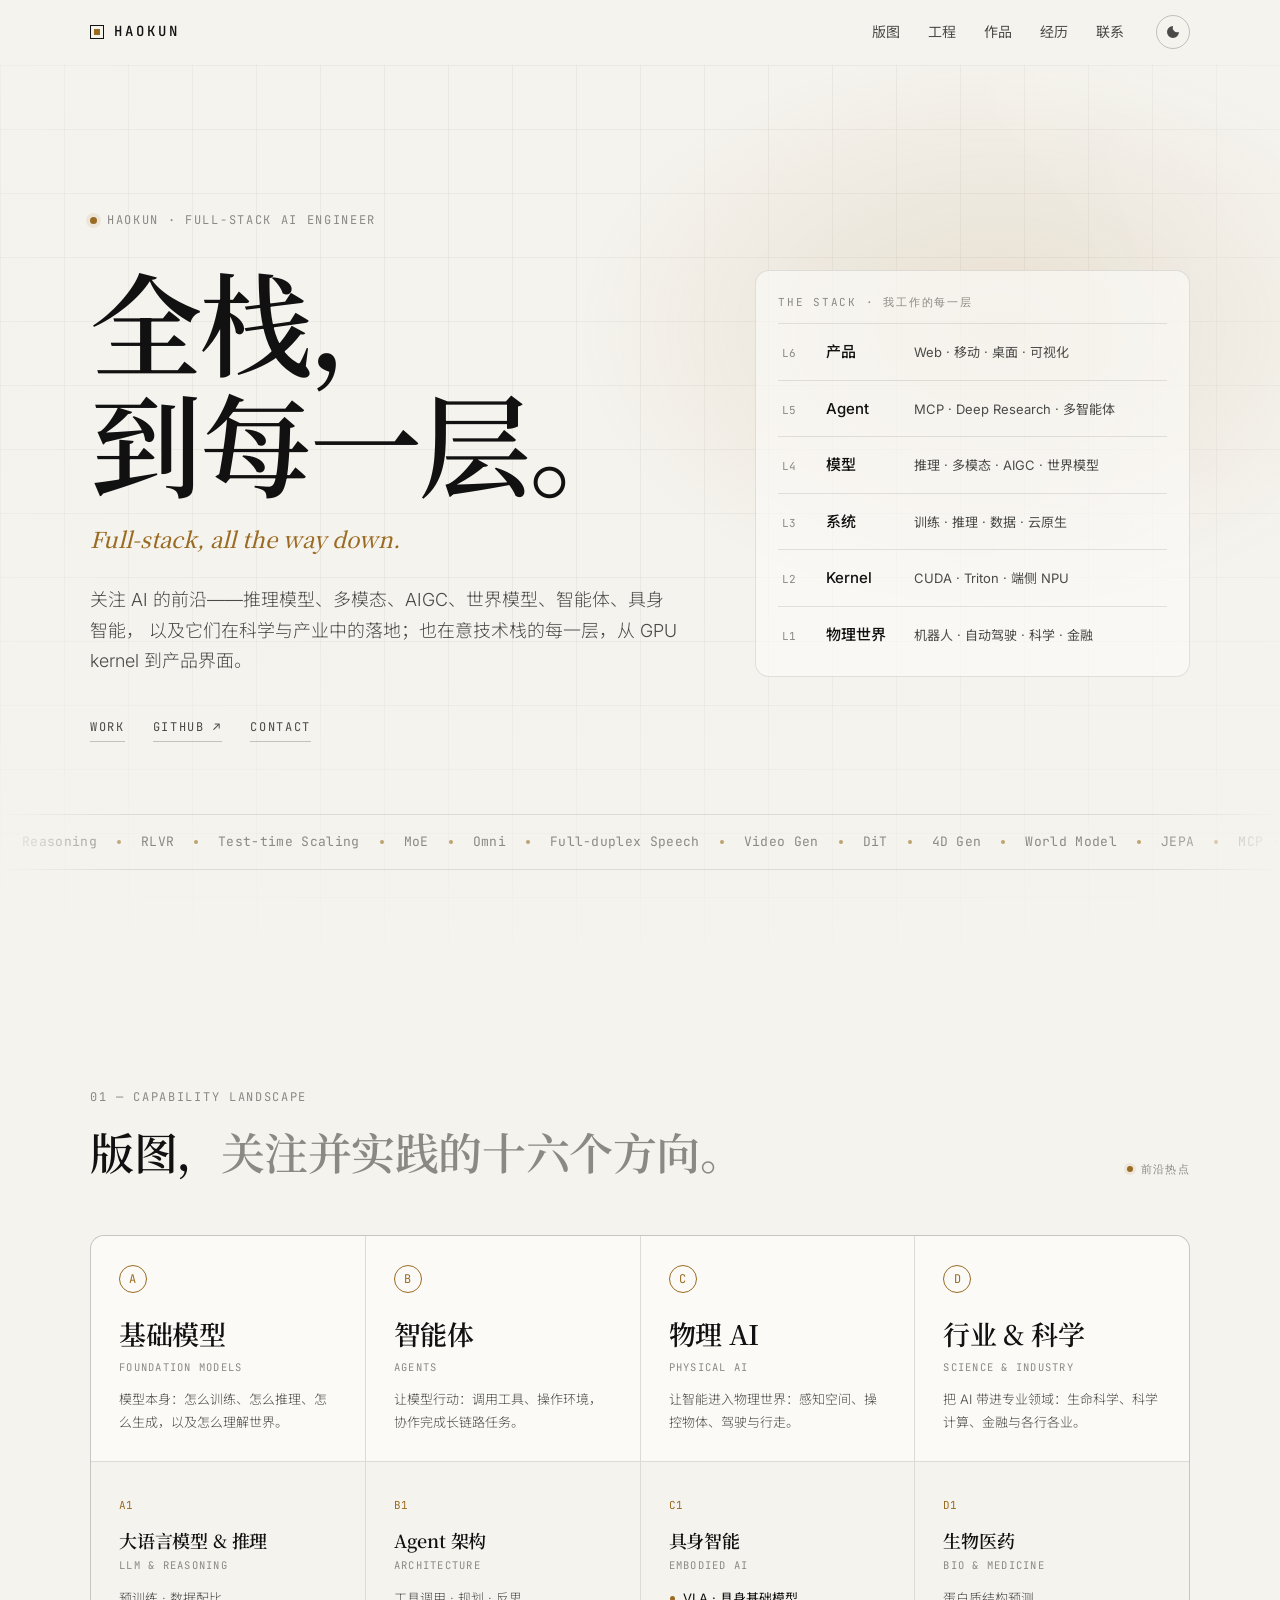
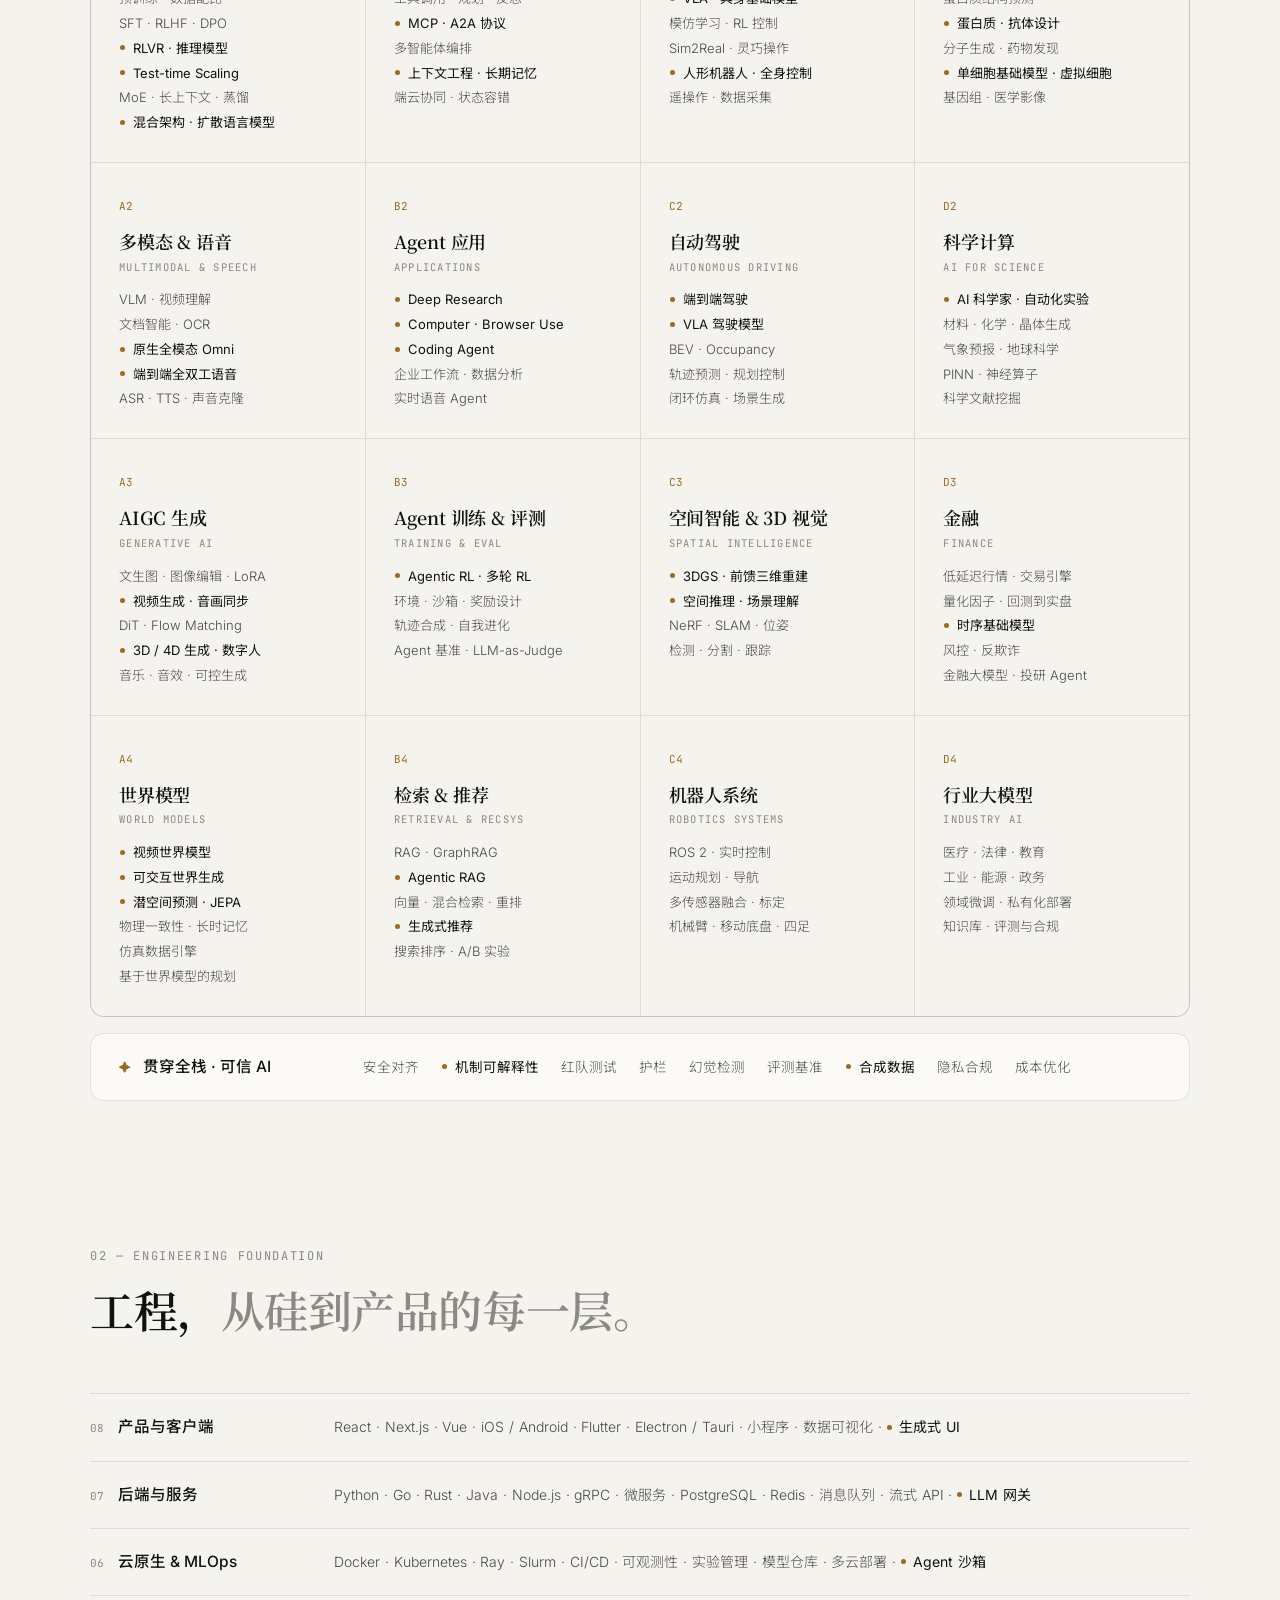
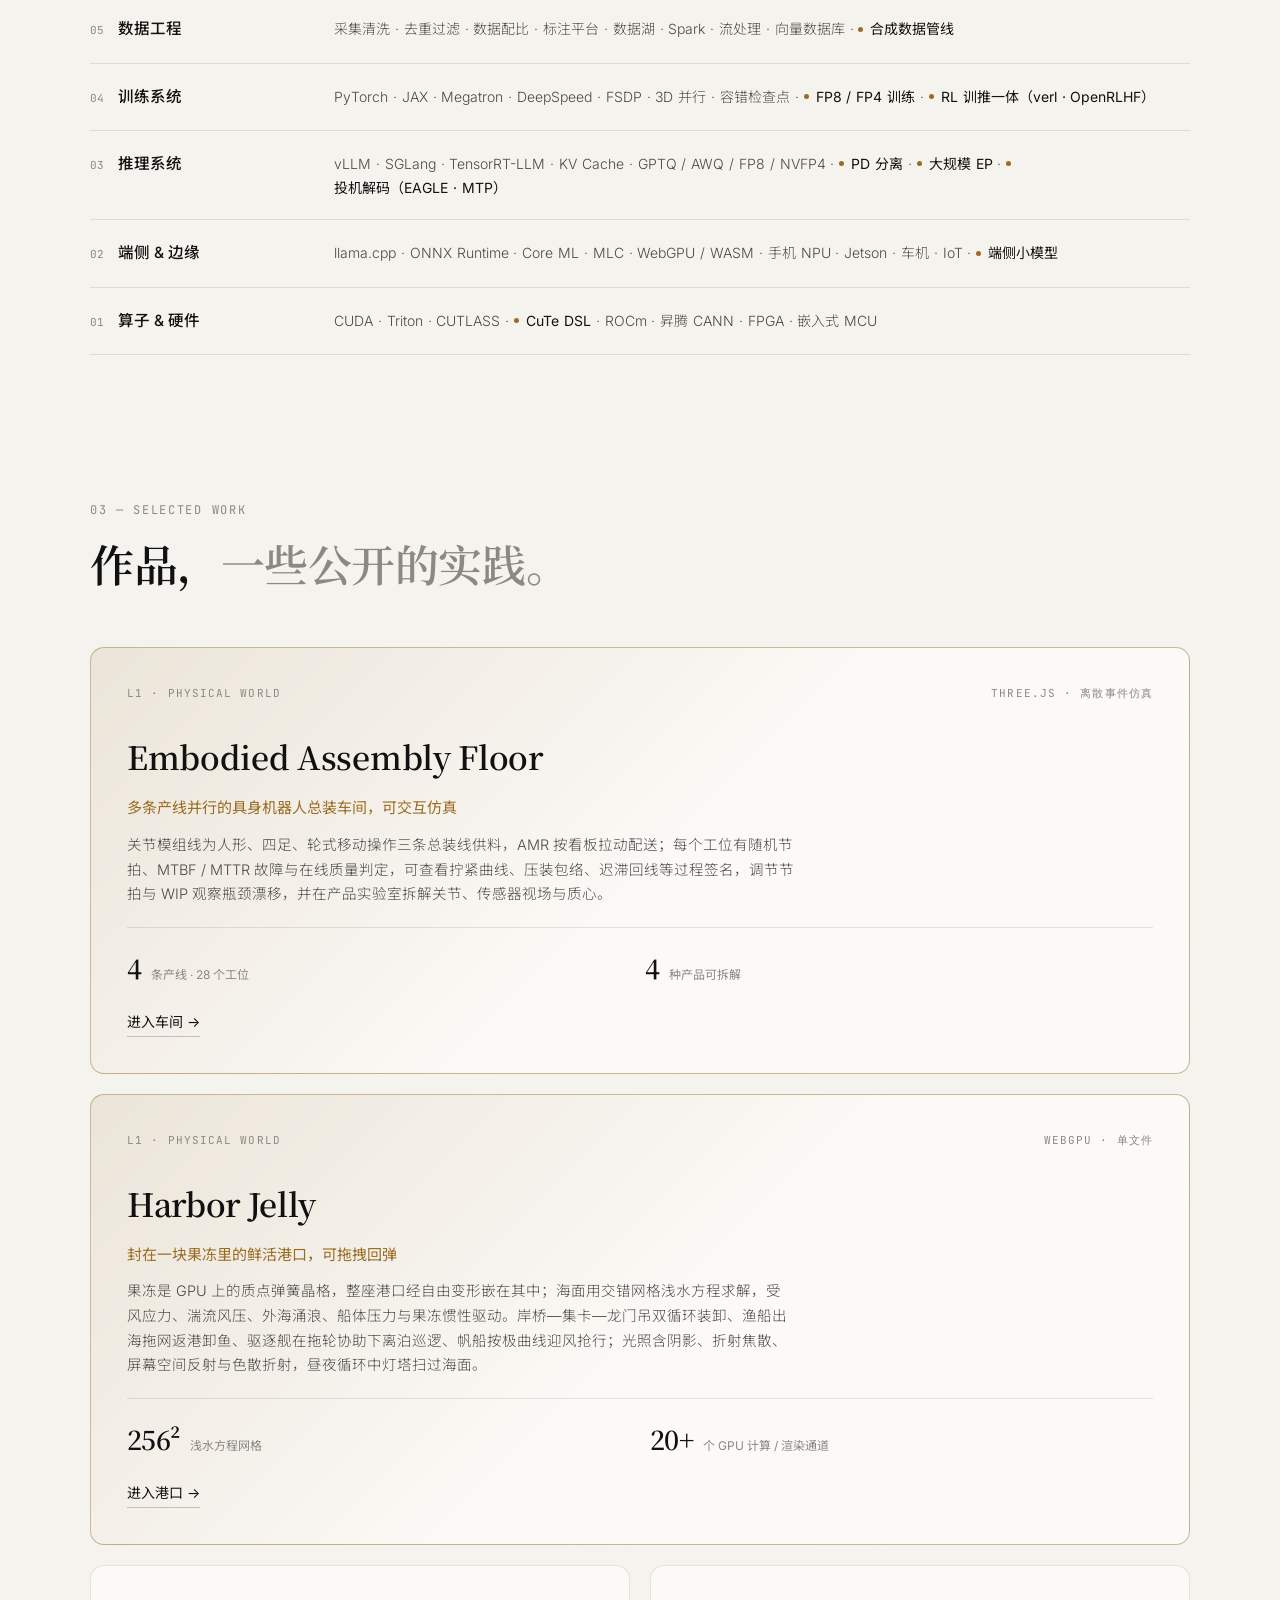
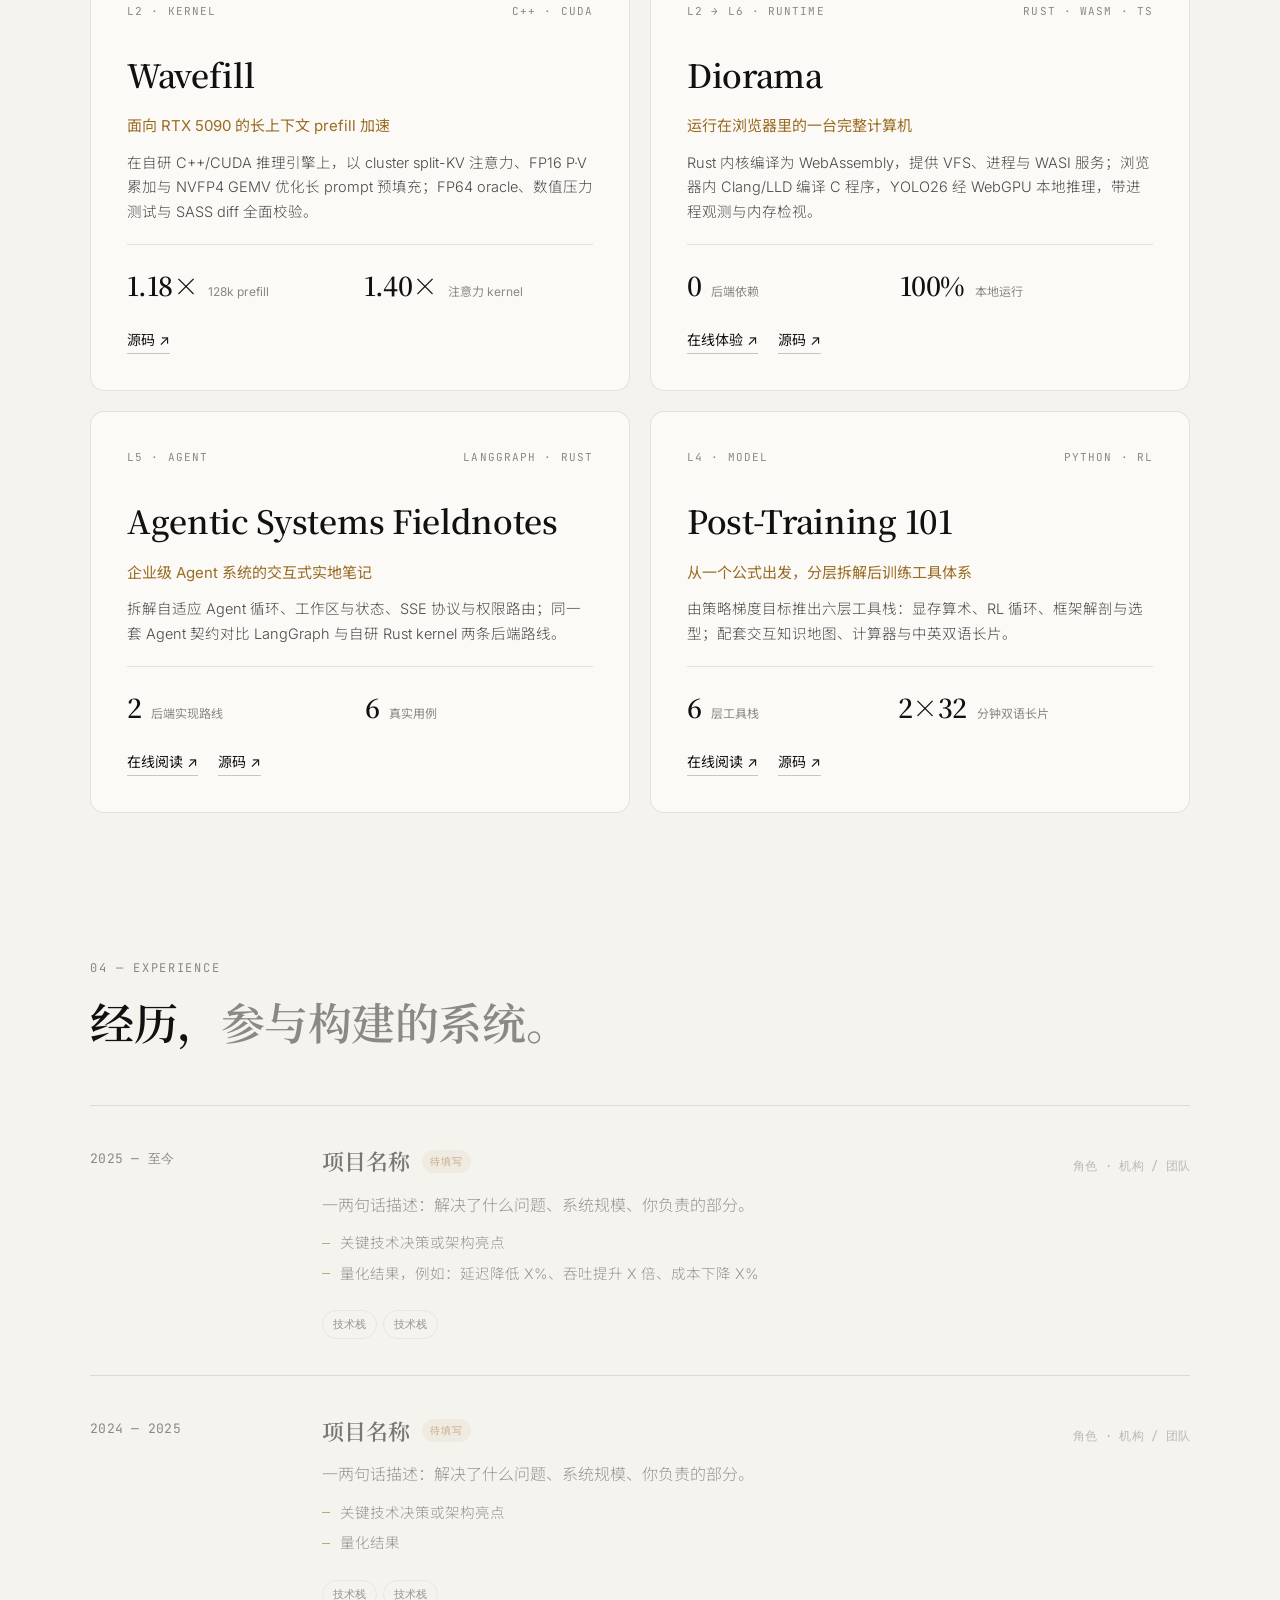
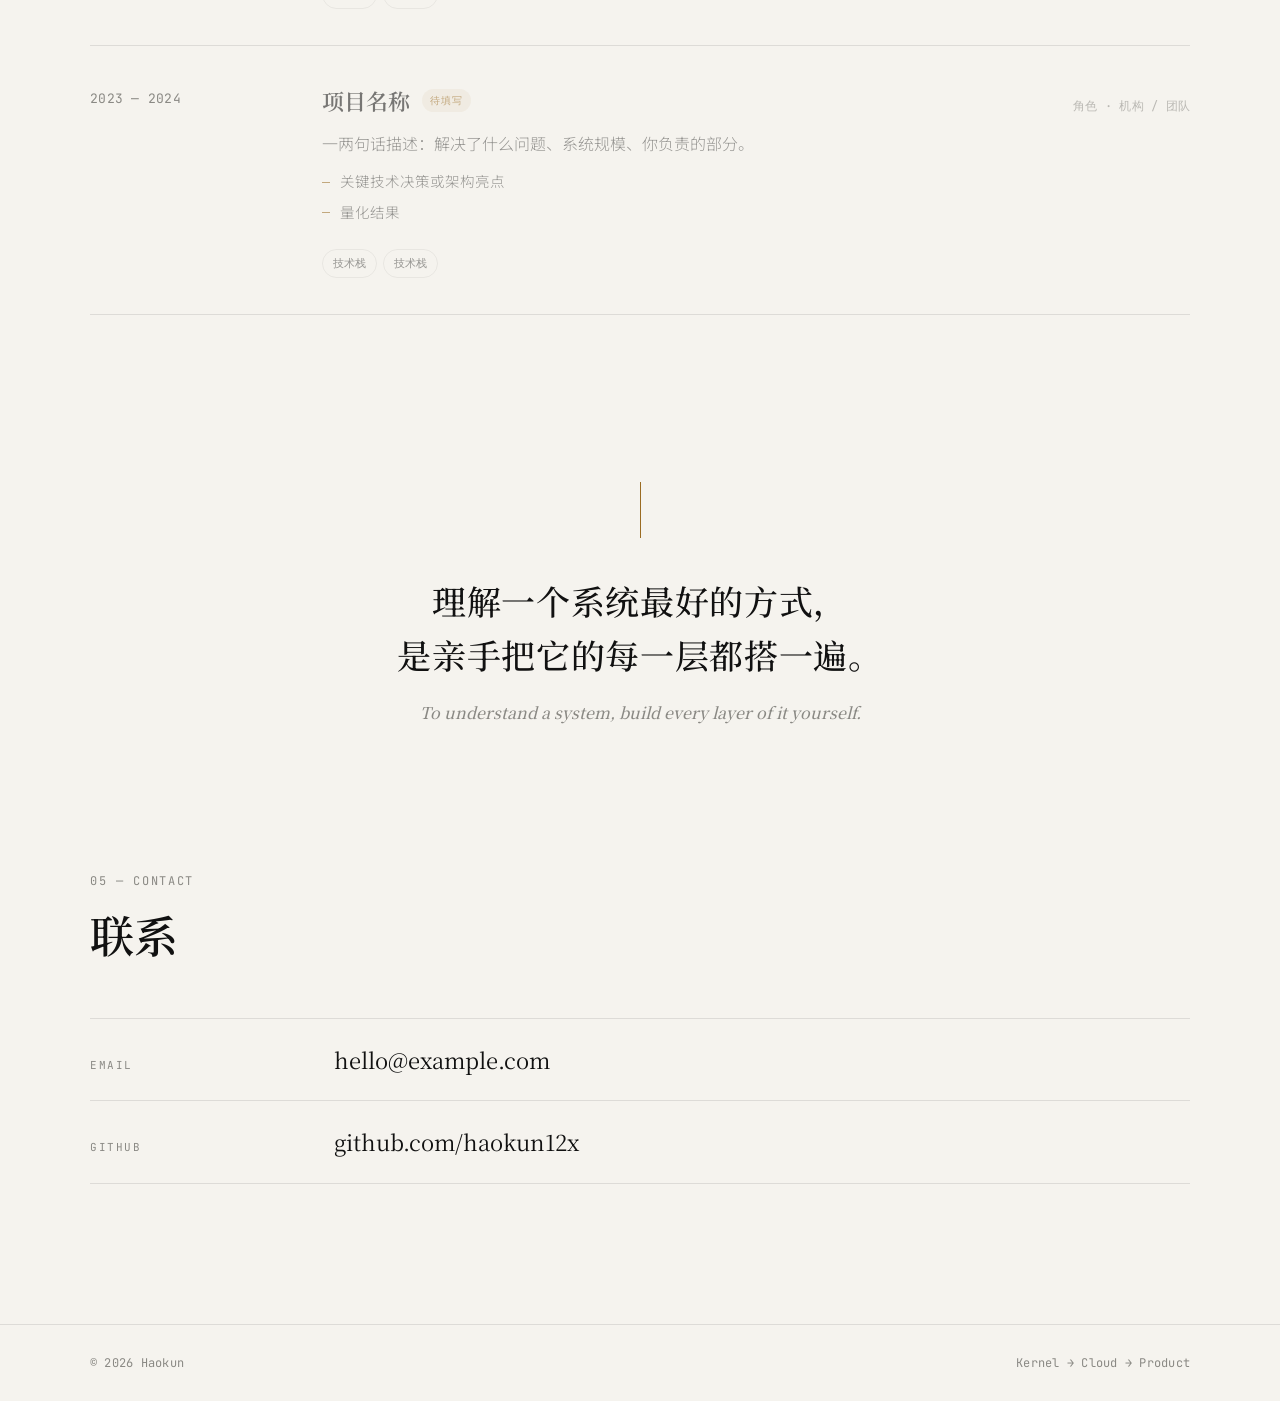
<file: index.html>
<!doctype html>
<html lang="zh-CN">
<head>
  <meta charset="utf-8" />
  <meta name="viewport" content="width=device-width, initial-scale=1" />
  <title>Haokun · 全栈 AI 工程师</title>
  <meta name="description" content="全栈 AI 工程师：端云 Agent 系统、训推基础设施、大模型预训练与后训练、具身智能、金融实时系统与 AI for Science。" />
  <meta property="og:title" content="Haokun · 全栈 AI 工程师" />
  <meta property="og:description" content="从 GPU kernel 到云端 Agent，从模型训练到产品上线。" />
  <meta property="og:type" content="website" />
  <meta name="theme-color" content="#0b0b0c" />
  <link rel="icon" href="assets/favicon.svg" type="image/svg+xml" />
  <link rel="preconnect" href="https://fonts.googleapis.com" />
  <link rel="preconnect" href="https://fonts.gstatic.com" crossorigin />
  <link href="https://fonts.googleapis.com/css2?family=Inter:wght@300;400;500;600&family=JetBrains+Mono:wght@400;500&family=Noto+Sans+SC:wght@300;400;500&family=Noto+Serif+SC:wght@500;600;700&display=swap" rel="stylesheet" />
  <link rel="stylesheet" href="assets/style.css" />
  <script>
    document.documentElement.classList.add('js');
    try { var t = localStorage.getItem('theme'); if (t) document.documentElement.dataset.theme = t; } catch (e) {}
  </script>
</head>
<body>
  <header class="nav">
    <div class="wrap nav-inner">
      <a class="brand" href="#top" aria-label="返回顶部">
        <span class="brand-mark" aria-hidden="true"></span>HAOKUN
      </a>
      <nav class="nav-links" aria-label="主导航">
        <a href="#capabilities">版图</a>
        <a href="#engineering">工程</a>
        <a href="#work">作品</a>
        <a href="#experience">经历</a>
        <a href="#contact">联系</a>
      </nav>
      <button class="theme-toggle" type="button" aria-label="切换深浅色">
        <svg viewBox="0 0 24 24" width="16" height="16" aria-hidden="true"><path d="M12 3a9 9 0 1 0 9 9A7 7 0 0 1 12 3z" fill="currentColor"/></svg>
      </button>
    </div>
  </header>

  <main id="top">
    <!-- ============ HERO ============ -->
    <section class="hero">
      <div class="hero-bg" aria-hidden="true"></div>
      <div class="wrap hero-grid">
        <div class="hero-copy">
          <p class="eyebrow reveal"><span class="dot"></span>Haokun · Full-stack AI Engineer</p>
          <h1 class="display reveal">全栈，<br />到每一层。</h1>
          <p class="hero-en reveal">Full-stack, all the way down.</p>
          <p class="lede reveal">
            关注 AI 的前沿——推理模型、多模态、AIGC、世界模型、智能体、具身智能，
            以及它们在科学与产业中的落地；也在意技术栈的每一层，从 GPU kernel 到产品界面。
          </p>
          <nav class="hero-links mono reveal" aria-label="快速链接">
            <a href="#work">Work</a>
            <a href="https://github.com/haokun12x" target="_blank" rel="noopener">GitHub ↗</a>
            <a href="#contact">Contact</a>
          </nav>
        </div>

        <figure class="stack reveal" aria-label="技术栈层级">
          <figcaption class="stack-cap mono">THE STACK · 我工作的每一层</figcaption>
          <ol class="stack-list">
            <li><span class="mono">L6</span><b>产品</b><em>Web · 移动 · 桌面 · 可视化</em></li>
            <li><span class="mono">L5</span><b>Agent</b><em>MCP · Deep Research · 多智能体</em></li>
            <li><span class="mono">L4</span><b>模型</b><em>推理 · 多模态 · AIGC · 世界模型</em></li>
            <li><span class="mono">L3</span><b>系统</b><em>训练 · 推理 · 数据 · 云原生</em></li>
            <li><span class="mono">L2</span><b>Kernel</b><em>CUDA · Triton · 端侧 NPU</em></li>
            <li><span class="mono">L1</span><b>物理世界</b><em>机器人 · 自动驾驶 · 科学 · 金融</em></li>
          </ol>
        </figure>
      </div>

      <div class="marquee" aria-hidden="true">
        <div class="marquee-track mono">
          <span>Reasoning</span><span>RLVR</span><span>Test-time Scaling</span><span>MoE</span><span>Omni</span><span>Full-duplex Speech</span><span>Video Gen</span><span>DiT</span><span>4D Gen</span><span>World Model</span><span>JEPA</span><span>MCP · A2A</span><span>Deep Research</span><span>Computer Use</span><span>Coding Agent</span><span>Agentic RL</span><span>GraphRAG</span><span>Generative RecSys</span><span>VLA</span><span>Humanoid</span><span>E2E Driving</span><span>3DGS</span><span>Spatial Intelligence</span><span>Protein Design</span><span>Virtual Cell</span><span>AI Scientist</span><span>Time-series FM</span><span>Mech Interp</span><span>CUDA · Triton</span><span>vLLM · SGLang</span><span>PD Disaggregation</span><span>FP4 Training</span><span>Kubernetes</span><span>WebGPU</span>
          <span>Reasoning</span><span>RLVR</span><span>Test-time Scaling</span><span>MoE</span><span>Omni</span><span>Full-duplex Speech</span><span>Video Gen</span><span>DiT</span><span>4D Gen</span><span>World Model</span><span>JEPA</span><span>MCP · A2A</span><span>Deep Research</span><span>Computer Use</span><span>Coding Agent</span><span>Agentic RL</span><span>GraphRAG</span><span>Generative RecSys</span><span>VLA</span><span>Humanoid</span><span>E2E Driving</span><span>3DGS</span><span>Spatial Intelligence</span><span>Protein Design</span><span>Virtual Cell</span><span>AI Scientist</span><span>Time-series FM</span><span>Mech Interp</span><span>CUDA · Triton</span><span>vLLM · SGLang</span><span>PD Disaggregation</span><span>FP4 Training</span><span>Kubernetes</span><span>WebGPU</span>
        </div>
      </div>
    </section>

    <!-- ============ LANDSCAPE ============ -->
    <!-- 带 class="hot" 的条目会显示为「前沿热点」 -->
    <section class="section" id="capabilities">
      <div class="wrap">
        <header class="section-head section-head-split reveal">
          <div>
            <p class="eyebrow mono">01 — Capability Landscape</p>
            <h2 class="title">版图，<span class="muted">关注并实践的十六个方向。</span></h2>
          </div>
          <p class="legend mono"><span class="hot-dot"></span>前沿热点</p>
        </header>

        <div class="pillars">
          <!-- A · 基础模型 -->
          <div class="pillar reveal">
            <header class="pillar-head">
              <span class="pillar-letter mono">A</span>
              <h3>基础模型</h3>
              <p class="mono en">Foundation Models</p>
              <p class="pillar-desc">模型本身：怎么训练、怎么推理、怎么生成，以及怎么理解世界。</p>
            </header>
            <article class="dir">
              <span class="mono idx">A1</span><h4>大语言模型 & 推理</h4><p class="mono en">LLM & Reasoning</p>
              <ul><li>预训练 · 数据配比</li><li>SFT · RLHF · DPO</li><li class="hot">RLVR · 推理模型</li><li class="hot">Test-time Scaling</li><li>MoE · 长上下文 · 蒸馏</li><li class="hot">混合架构 · 扩散语言模型</li></ul>
            </article>
            <article class="dir">
              <span class="mono idx">A2</span><h4>多模态 & 语音</h4><p class="mono en">Multimodal & Speech</p>
              <ul><li>VLM · 视频理解</li><li>文档智能 · OCR</li><li class="hot">原生全模态 Omni</li><li class="hot">端到端全双工语音</li><li>ASR · TTS · 声音克隆</li></ul>
            </article>
            <article class="dir">
              <span class="mono idx">A3</span><h4>AIGC 生成</h4><p class="mono en">Generative AI</p>
              <ul><li>文生图 · 图像编辑 · LoRA</li><li class="hot">视频生成 · 音画同步</li><li>DiT · Flow Matching</li><li class="hot">3D / 4D 生成 · 数字人</li><li>音乐 · 音效 · 可控生成</li></ul>
            </article>
            <article class="dir">
              <span class="mono idx">A4</span><h4>世界模型</h4><p class="mono en">World Models</p>
              <ul><li class="hot">视频世界模型</li><li class="hot">可交互世界生成</li><li class="hot">潜空间预测 · JEPA</li><li>物理一致性 · 长时记忆</li><li>仿真数据引擎</li><li>基于世界模型的规划</li></ul>
            </article>
          </div>

          <!-- B · 智能体 -->
          <div class="pillar reveal">
            <header class="pillar-head">
              <span class="pillar-letter mono">B</span>
              <h3>智能体</h3>
              <p class="mono en">Agents</p>
              <p class="pillar-desc">让模型行动：调用工具、操作环境，协作完成长链路任务。</p>
            </header>
            <article class="dir">
              <span class="mono idx">B1</span><h4>Agent 架构</h4><p class="mono en">Architecture</p>
              <ul><li>工具调用 · 规划 · 反思</li><li class="hot">MCP · A2A 协议</li><li>多智能体编排</li><li class="hot">上下文工程 · 长期记忆</li><li>端云协同 · 状态容错</li></ul>
            </article>
            <article class="dir">
              <span class="mono idx">B2</span><h4>Agent 应用</h4><p class="mono en">Applications</p>
              <ul><li class="hot">Deep Research</li><li class="hot">Computer · Browser Use</li><li class="hot">Coding Agent</li><li>企业工作流 · 数据分析</li><li>实时语音 Agent</li></ul>
            </article>
            <article class="dir">
              <span class="mono idx">B3</span><h4>Agent 训练 & 评测</h4><p class="mono en">Training & Eval</p>
              <ul><li class="hot">Agentic RL · 多轮 RL</li><li>环境 · 沙箱 · 奖励设计</li><li>轨迹合成 · 自我进化</li><li>Agent 基准 · LLM-as-Judge</li></ul>
            </article>
            <article class="dir">
              <span class="mono idx">B4</span><h4>检索 & 推荐</h4><p class="mono en">Retrieval & RecSys</p>
              <ul><li>RAG · GraphRAG</li><li class="hot">Agentic RAG</li><li>向量 · 混合检索 · 重排</li><li class="hot">生成式推荐</li><li>搜索排序 · A/B 实验</li></ul>
            </article>
          </div>

          <!-- C · 物理 AI -->
          <div class="pillar reveal">
            <header class="pillar-head">
              <span class="pillar-letter mono">C</span>
              <h3>物理 AI</h3>
              <p class="mono en">Physical AI</p>
              <p class="pillar-desc">让智能进入物理世界：感知空间、操控物体、驾驶与行走。</p>
            </header>
            <article class="dir">
              <span class="mono idx">C1</span><h4>具身智能</h4><p class="mono en">Embodied AI</p>
              <ul><li class="hot">VLA · 具身基础模型</li><li>模仿学习 · RL 控制</li><li>Sim2Real · 灵巧操作</li><li class="hot">人形机器人 · 全身控制</li><li>遥操作 · 数据采集</li></ul>
            </article>
            <article class="dir">
              <span class="mono idx">C2</span><h4>自动驾驶</h4><p class="mono en">Autonomous Driving</p>
              <ul><li class="hot">端到端驾驶</li><li class="hot">VLA 驾驶模型</li><li>BEV · Occupancy</li><li>轨迹预测 · 规划控制</li><li>闭环仿真 · 场景生成</li></ul>
            </article>
            <article class="dir">
              <span class="mono idx">C3</span><h4>空间智能 & 3D 视觉</h4><p class="mono en">Spatial Intelligence</p>
              <ul><li class="hot">3DGS · 前馈三维重建</li><li class="hot">空间推理 · 场景理解</li><li>NeRF · SLAM · 位姿</li><li>检测 · 分割 · 跟踪</li></ul>
            </article>
            <article class="dir">
              <span class="mono idx">C4</span><h4>机器人系统</h4><p class="mono en">Robotics Systems</p>
              <ul><li>ROS 2 · 实时控制</li><li>运动规划 · 导航</li><li>多传感器融合 · 标定</li><li>机械臂 · 移动底盘 · 四足</li></ul>
            </article>
          </div>

          <!-- D · 行业 & 科学 -->
          <div class="pillar reveal">
            <header class="pillar-head">
              <span class="pillar-letter mono">D</span>
              <h3>行业 & 科学</h3>
              <p class="mono en">Science & Industry</p>
              <p class="pillar-desc">把 AI 带进专业领域：生命科学、科学计算、金融与各行各业。</p>
            </header>
            <article class="dir">
              <span class="mono idx">D1</span><h4>生物医药</h4><p class="mono en">Bio & Medicine</p>
              <ul><li>蛋白质结构预测</li><li class="hot">蛋白质 · 抗体设计</li><li>分子生成 · 药物发现</li><li class="hot">单细胞基础模型 · 虚拟细胞</li><li>基因组 · 医学影像</li></ul>
            </article>
            <article class="dir">
              <span class="mono idx">D2</span><h4>科学计算</h4><p class="mono en">AI for Science</p>
              <ul><li class="hot">AI 科学家 · 自动化实验</li><li>材料 · 化学 · 晶体生成</li><li>气象预报 · 地球科学</li><li>PINN · 神经算子</li><li>科学文献挖掘</li></ul>
            </article>
            <article class="dir">
              <span class="mono idx">D3</span><h4>金融</h4><p class="mono en">Finance</p>
              <ul><li>低延迟行情 · 交易引擎</li><li>量化因子 · 回测到实盘</li><li class="hot">时序基础模型</li><li>风控 · 反欺诈</li><li>金融大模型 · 投研 Agent</li></ul>
            </article>
            <article class="dir">
              <span class="mono idx">D4</span><h4>行业大模型</h4><p class="mono en">Industry AI</p>
              <ul><li>医疗 · 法律 · 教育</li><li>工业 · 能源 · 政务</li><li>领域微调 · 私有化部署</li><li>知识库 · 评测与合规</li></ul>
            </article>
          </div>
        </div>

        <div class="crosscut reveal">
          <div class="crosscut-name"><span class="mono">✦</span><b>贯穿全栈 · 可信 AI</b></div>
          <ul>
            <li>安全对齐</li><li class="hot">机制可解释性</li><li>红队测试</li><li>护栏</li><li>幻觉检测</li><li>评测基准</li><li class="hot">合成数据</li><li>隐私合规</li><li>成本优化</li>
          </ul>
        </div>
      </div>
    </section>

    <!-- ============ ENGINEERING ============ -->
    <section class="section" id="engineering">
      <div class="wrap">
        <header class="section-head reveal">
          <p class="eyebrow mono">02 — Engineering Foundation</p>
          <h2 class="title">工程，<span class="muted">从硅到产品的每一层。</span></h2>
        </header>

        <ol class="layers">
          <li class="reveal"><div class="layer-name"><span class="mono">08</span><b>产品与客户端</b></div>
            <p>React · Next.js · Vue · iOS / Android · Flutter · Electron / Tauri · 小程序 · 数据可视化 · <i>生成式 UI</i></p></li>
          <li class="reveal"><div class="layer-name"><span class="mono">07</span><b>后端与服务</b></div>
            <p>Python · Go · Rust · Java · Node.js · gRPC · 微服务 · PostgreSQL · Redis · 消息队列 · 流式 API · <i>LLM 网关</i></p></li>
          <li class="reveal"><div class="layer-name"><span class="mono">06</span><b>云原生 & MLOps</b></div>
            <p>Docker · Kubernetes · Ray · Slurm · CI/CD · 可观测性 · 实验管理 · 模型仓库 · 多云部署 · <i>Agent 沙箱</i></p></li>
          <li class="reveal"><div class="layer-name"><span class="mono">05</span><b>数据工程</b></div>
            <p>采集清洗 · 去重过滤 · 数据配比 · 标注平台 · 数据湖 · Spark · 流处理 · 向量数据库 · <i>合成数据管线</i></p></li>
          <li class="reveal"><div class="layer-name"><span class="mono">04</span><b>训练系统</b></div>
            <p>PyTorch · JAX · Megatron · DeepSpeed · FSDP · 3D 并行 · 容错检查点 · <i>FP8 / FP4 训练</i> · <i>RL 训推一体（verl · OpenRLHF）</i></p></li>
          <li class="reveal"><div class="layer-name"><span class="mono">03</span><b>推理系统</b></div>
            <p>vLLM · SGLang · TensorRT-LLM · KV Cache · GPTQ / AWQ / FP8 / NVFP4 · <i>PD 分离</i> · <i>大规模 EP</i> · <i>投机解码（EAGLE · MTP）</i></p></li>
          <li class="reveal"><div class="layer-name"><span class="mono">02</span><b>端侧 & 边缘</b></div>
            <p>llama.cpp · ONNX Runtime · Core ML · MLC · WebGPU / WASM · 手机 NPU · Jetson · 车机 · IoT · <i>端侧小模型</i></p></li>
          <li class="reveal"><div class="layer-name"><span class="mono">01</span><b>算子 & 硬件</b></div>
            <p>CUDA · Triton · CUTLASS · <i>CuTe DSL</i> · ROCm · 昇腾 CANN · FPGA · 嵌入式 MCU</p></li>
        </ol>
      </div>
    </section>

    <!-- ============ SELECTED WORK ============ -->
    <section class="section" id="work">
      <div class="wrap">
        <header class="section-head reveal">
          <p class="eyebrow mono">03 — Selected Work</p>
          <h2 class="title">作品，<span class="muted">一些公开的实践。</span></h2>
        </header>

        <div class="works">
          <article class="work work-feature reveal">
            <div class="work-meta mono"><span>L1 · Physical World</span><span>Three.js · 离散事件仿真</span></div>
            <h3>Embodied Assembly Floor</h3>
            <p class="work-sub">多条产线并行的具身机器人总装车间，可交互仿真</p>
            <p>关节模组线为人形、四足、轮式移动操作三条总装线供料，AMR 按看板拉动配送；每个工位有随机节拍、MTBF / MTTR 故障与在线质量判定，可查看拧紧曲线、压装包络、迟滞回线等过程签名，调节节拍与 WIP 观察瓶颈漂移，并在产品实验室拆解关节、传感器视场与质心。</p>
            <div class="work-metric"><b>4</b><span>条产线 · 28 个工位</span><b>4</b><span>种产品可拆解</span></div>
            <div class="work-links">
              <a href="factory/">进入车间 →</a>
            </div>
          </article>

          <article class="work work-feature reveal">
            <div class="work-meta mono"><span>L1 · Physical World</span><span>WebGPU · 单文件</span></div>
            <h3>Harbor Jelly</h3>
            <p class="work-sub">封在一块果冻里的鲜活港口，可拖拽回弹</p>
            <p>果冻是 GPU 上的质点弹簧晶格，整座港口经自由变形嵌在其中；海面用交错网格浅水方程求解，受风应力、湍流风压、外海涌浪、船体压力与果冻惯性驱动。岸桥—集卡—龙门吊双循环装卸、渔船出海拖网返港卸鱼、驱逐舰在拖轮协助下离泊巡逻、帆船按极曲线迎风抢行；光照含阴影、折射焦散、屏幕空间反射与色散折射，昼夜循环中灯塔扫过海面。</p>
            <div class="work-metric"><b>256²</b><span>浅水方程网格</span><b>20+</b><span>个 GPU 计算 / 渲染通道</span></div>
            <div class="work-links">
              <a href="harbor/">进入港口 →</a>
            </div>
          </article>

          <article class="work reveal">
            <div class="work-meta mono"><span>L2 · Kernel</span><span>C++ · CUDA</span></div>
            <h3>Wavefill</h3>
            <p class="work-sub">面向 RTX 5090 的长上下文 prefill 加速</p>
            <p>在自研 C++/CUDA 推理引擎上，以 cluster split-KV 注意力、FP16 P·V 累加与 NVFP4 GEMV 优化长 prompt 预填充；FP64 oracle、数值压力测试与 SASS diff 全面校验。</p>
            <div class="work-metric"><b>1.18×</b><span>128k prefill</span><b>1.40×</b><span>注意力 kernel</span></div>
            <div class="work-links">
              <a href="https://github.com/haokun12x/wavefill" target="_blank" rel="noopener">源码 ↗</a>
            </div>
          </article>

          <article class="work reveal">
            <div class="work-meta mono"><span>L2 → L6 · Runtime</span><span>Rust · WASM · TS</span></div>
            <h3>Diorama</h3>
            <p class="work-sub">运行在浏览器里的一台完整计算机</p>
            <p>Rust 内核编译为 WebAssembly，提供 VFS、进程与 WASI 服务；浏览器内 Clang/LLD 编译 C 程序，YOLO26 经 WebGPU 本地推理，带进程观测与内存检视。</p>
            <div class="work-metric"><b>0</b><span>后端依赖</span><b>100%</b><span>本地运行</span></div>
            <div class="work-links">
              <a href="https://haokun12x.github.io/diorama/" target="_blank" rel="noopener">在线体验 ↗</a>
              <a href="https://github.com/haokun12x/diorama" target="_blank" rel="noopener">源码 ↗</a>
            </div>
          </article>

          <article class="work reveal">
            <div class="work-meta mono"><span>L5 · Agent</span><span>LangGraph · Rust</span></div>
            <h3>Agentic Systems Fieldnotes</h3>
            <p class="work-sub">企业级 Agent 系统的交互式实地笔记</p>
            <p>拆解自适应 Agent 循环、工作区与状态、SSE 协议与权限路由；同一套 Agent 契约对比 LangGraph 与自研 Rust kernel 两条后端路线。</p>
            <div class="work-metric"><b>2</b><span>后端实现路线</span><b>6</b><span>真实用例</span></div>
            <div class="work-links">
              <a href="https://haokun12x.github.io/agentic-systems-fieldnotes/" target="_blank" rel="noopener">在线阅读 ↗</a>
              <a href="https://github.com/haokun12x/agentic-systems-fieldnotes" target="_blank" rel="noopener">源码 ↗</a>
            </div>
          </article>

          <article class="work reveal">
            <div class="work-meta mono"><span>L4 · Model</span><span>Python · RL</span></div>
            <h3>Post-Training 101</h3>
            <p class="work-sub">从一个公式出发，分层拆解后训练工具体系</p>
            <p>由策略梯度目标推出六层工具栈：显存算术、RL 循环、框架解剖与选型；配套交互知识地图、计算器与中英双语长片。</p>
            <div class="work-metric"><b>6</b><span>层工具栈</span><b>2×32</b><span>分钟双语长片</span></div>
            <div class="work-links">
              <a href="https://haokun12x.github.io/post-training-101/" target="_blank" rel="noopener">在线阅读 ↗</a>
              <a href="https://github.com/haokun12x/post-training-101" target="_blank" rel="noopener">源码 ↗</a>
            </div>
          </article>
        </div>
      </div>
    </section>

    <!-- ============ EXPERIENCE (待填写) ============ -->
    <section class="section" id="experience">
      <div class="wrap">
        <header class="section-head reveal">
          <p class="eyebrow mono">04 — Experience</p>
          <h2 class="title">经历，<span class="muted">参与构建的系统。</span></h2>
        </header>

        <!--
          填写说明：
          · 每个 <article class="exp"> 是一条项目经历，复制整个块即可新增。
          · 填写完成后，删除 class 中的 "is-placeholder" 和 <span class="badge"> 待填写 </span>。
          · data-area 可填：Agent / Infra / Model / Embodied / Finance / Science / Product
        -->
        <div class="timeline">
          <article class="exp is-placeholder reveal" data-area="Agent">
            <div class="exp-when mono">2025 — 至今</div>
            <div class="exp-body">
              <div class="exp-head">
                <h3>项目名称 <span class="badge">待填写</span></h3>
                <span class="exp-role mono">角色 · 机构 / 团队</span>
              </div>
              <p>一两句话描述：解决了什么问题、系统规模、你负责的部分。</p>
              <ul class="exp-points">
                <li>关键技术决策或架构亮点</li>
                <li>量化结果，例如：延迟降低 X%、吞吐提升 X 倍、成本下降 X%</li>
              </ul>
              <ul class="tags"><li>技术栈</li><li>技术栈</li></ul>
            </div>
          </article>

          <article class="exp is-placeholder reveal" data-area="Infra">
            <div class="exp-when mono">2024 — 2025</div>
            <div class="exp-body">
              <div class="exp-head">
                <h3>项目名称 <span class="badge">待填写</span></h3>
                <span class="exp-role mono">角色 · 机构 / 团队</span>
              </div>
              <p>一两句话描述：解决了什么问题、系统规模、你负责的部分。</p>
              <ul class="exp-points">
                <li>关键技术决策或架构亮点</li>
                <li>量化结果</li>
              </ul>
              <ul class="tags"><li>技术栈</li><li>技术栈</li></ul>
            </div>
          </article>

          <article class="exp is-placeholder reveal" data-area="Model">
            <div class="exp-when mono">2023 — 2024</div>
            <div class="exp-body">
              <div class="exp-head">
                <h3>项目名称 <span class="badge">待填写</span></h3>
                <span class="exp-role mono">角色 · 机构 / 团队</span>
              </div>
              <p>一两句话描述：解决了什么问题、系统规模、你负责的部分。</p>
              <ul class="exp-points">
                <li>关键技术决策或架构亮点</li>
                <li>量化结果</li>
              </ul>
              <ul class="tags"><li>技术栈</li><li>技术栈</li></ul>
            </div>
          </article>
        </div>
      </div>
    </section>

    <!-- ============ NOTE ============ -->
    <section class="section note">
      <div class="wrap">
        <blockquote class="note-quote reveal">
          <p>理解一个系统最好的方式，<br />是亲手把它的每一层都搭一遍。</p>
          <p class="note-en">To understand a system, build every layer of it yourself.</p>
        </blockquote>
      </div>
    </section>

    <!-- ============ CONTACT ============ -->
    <section class="section contact" id="contact">
      <div class="wrap">
        <header class="section-head reveal">
          <p class="eyebrow mono">05 — Contact</p>
          <h2 class="title">联系</h2>
        </header>
        <!-- 把邮箱换成你自己的；需要的话复制一行加入微信、领英、所在地等 -->
        <dl class="contact-list reveal">
          <div><dt class="mono">Email</dt><dd><a href="mailto:hello@example.com">hello@example.com</a></dd></div>
          <div><dt class="mono">GitHub</dt><dd><a href="https://github.com/haokun12x" target="_blank" rel="noopener">github.com/haokun12x</a></dd></div>
        </dl>
      </div>
    </section>
  </main>

  <footer class="footer">
    <div class="wrap footer-inner mono">
      <span>© <span id="year">2026</span> Haokun</span>
      <span>Kernel → Cloud → Product</span>
    </div>
  </footer>

  <script src="assets/main.js" defer></script>
</body>
</html>
</file>
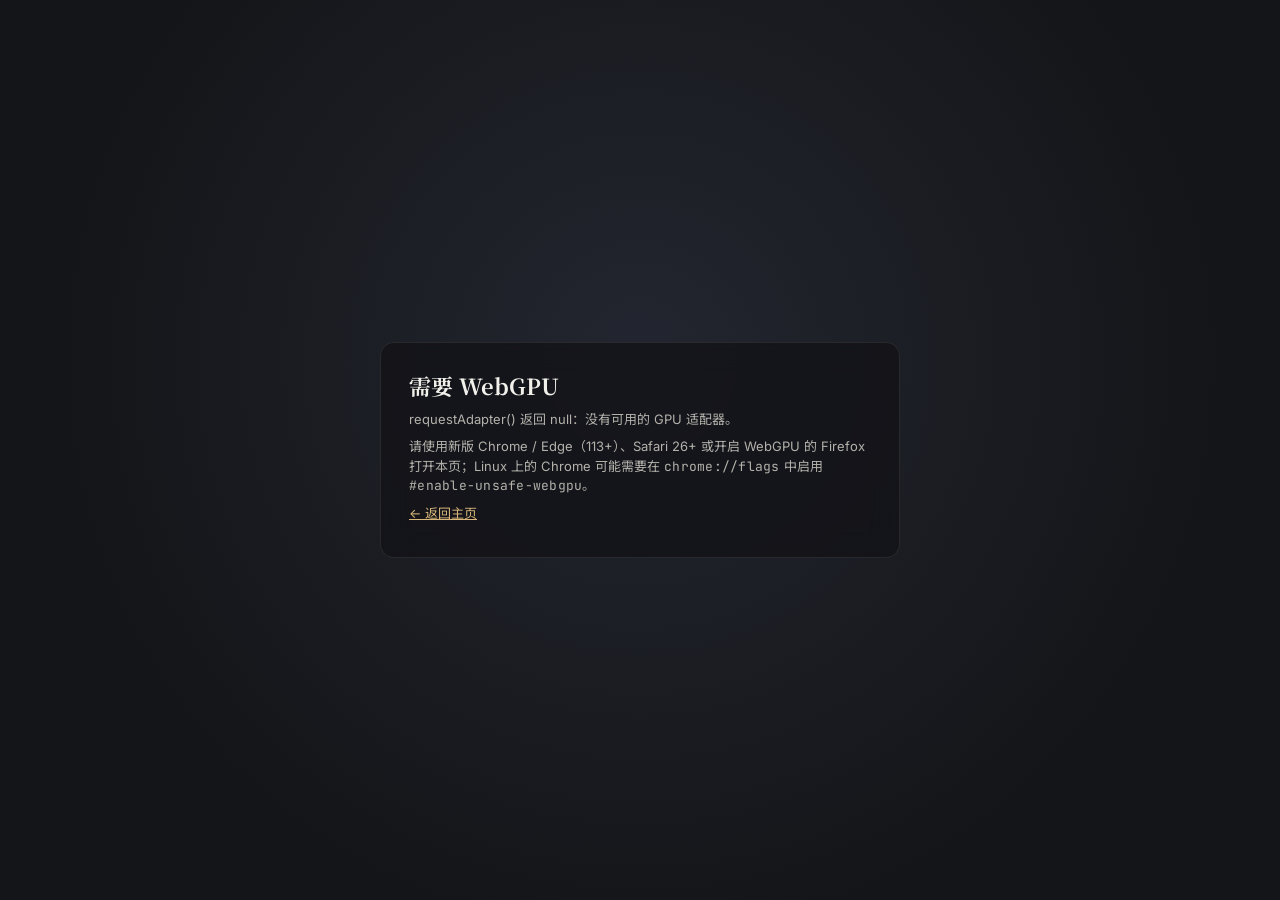
<file: harbor/index.html>
<!doctype html>
<html lang="zh-CN">
<head>
  <meta charset="utf-8" />
  <meta name="viewport" content="width=device-width, initial-scale=1, viewport-fit=cover" />
  <title>Harbor Jelly · 果冻港湾 · Haokun</title>
  <meta name="description" content="单文件 WebGPU 场景：一块可拖拽回弹的果冻里封着一整座鲜活的港口——浅水方程海面、风场、岸桥装卸、渔港、军港、海滩、灯塔与海底生态。" />
  <meta property="og:title" content="Harbor Jelly · 果冻港湾" />
  <meta property="og:description" content="WebGPU 软体果冻 + 浅水方程港口仿真：焦散、折射、风烟粒子、鱼群、装卸作业。" />
  <meta name="theme-color" content="#141518" />
  <link rel="icon" href="../assets/favicon.svg" type="image/svg+xml" />
  <link rel="preconnect" href="https://fonts.googleapis.com" />
  <link rel="preconnect" href="https://fonts.gstatic.com" crossorigin />
  <link href="https://fonts.googleapis.com/css2?family=Inter:wght@400;500;600&family=JetBrains+Mono:wght@400;500&family=Noto+Sans+SC:wght@400;500&family=Noto+Serif+SC:wght@600&display=swap" rel="stylesheet" />
  <style>
    :root {
      --bg: #141518;
      --panel: rgba(18, 19, 22, 0.78);
      --ink: #f2f0ea;
      --ink-2: #b4b2ab;
      --ink-3: #7d7b75;
      --line: rgba(242, 240, 234, 0.09);
      --line-strong: rgba(242, 240, 234, 0.2);
      --accent: #d9b77a;
      --accent-2: #5fd1ff;
      --ok: #4fbf7f;
      --font-sans: "Inter", "Noto Sans SC", "PingFang SC", "Microsoft YaHei", system-ui, sans-serif;
      --font-serif: "Noto Serif SC", "Songti SC", serif;
      --font-mono: "JetBrains Mono", ui-monospace, Menlo, monospace;
      --top: 52px;
      color-scheme: dark;
    }
    * { box-sizing: border-box; }
    html, body { margin: 0; height: 100%; overflow: hidden; background: var(--bg); color: var(--ink); font-family: var(--font-sans); font-size: 13px; line-height: 1.5; -webkit-font-smoothing: antialiased; }
    button { font: inherit; color: inherit; background: none; border: 0; cursor: pointer; padding: 0; }
    input[type="range"] { accent-color: var(--accent); width: 100%; margin: 0; }
    input[type="checkbox"] { accent-color: var(--accent); margin: 0; }
    .mono { font-family: var(--font-mono); letter-spacing: 0.02em; }
    kbd { font-family: var(--font-mono); font-size: 10.5px; padding: 0 4px; border: 1px solid var(--line-strong); border-radius: 4px; color: var(--ink-2); }

    #gpu { position: fixed; inset: 0; width: 100%; height: 100%; display: block; touch-action: none; cursor: grab; }
    #gpu.tool-wave { cursor: crosshair; }
    #gpu.dragging { cursor: grabbing; }

    .glass { background: var(--panel); backdrop-filter: blur(14px) saturate(140%); -webkit-backdrop-filter: blur(14px) saturate(140%); border: 1px solid var(--line); }

    #top { position: fixed; z-index: 10; top: 0; left: 0; right: 0; height: var(--top); display: flex; align-items: center; gap: 14px; padding: 0 14px; border-width: 0 0 1px; }
    .back { font-size: 11px; color: var(--ink-3); letter-spacing: 0.12em; white-space: nowrap; text-decoration: none; }
    .back:hover { color: var(--accent); }
    .ttl { display: flex; flex-direction: column; line-height: 1.15; white-space: nowrap; }
    .ttl b { font-family: var(--font-serif); font-size: 15px; font-weight: 600; }
    .ttl span { font-size: 9.5px; color: var(--accent); letter-spacing: 0.16em; }
    #clock { font-size: 12px; color: var(--ink-2); white-space: nowrap; }
    #fps { font-size: 11px; color: var(--ink-3); white-space: nowrap; }
    .spacer { flex: 1; }
    .seg { display: inline-flex; border: 1px solid var(--line); border-radius: 8px; overflow: hidden; flex-shrink: 0; }
    .seg button { padding: 4px 9px; font-size: 11.5px; color: var(--ink-2); border-right: 1px solid var(--line); white-space: nowrap; }
    .seg button:last-child { border-right: 0; }
    .seg button:hover { color: var(--ink); background: rgba(255,255,255,0.04); }
    .seg button.on { color: #141518; background: var(--accent); }
    .btn { padding: 5px 10px; border: 1px solid var(--line); border-radius: 8px; font-size: 12px; color: var(--ink-2); white-space: nowrap; }
    .btn:hover { color: var(--ink); border-color: var(--line-strong); }

    #panel { position: fixed; z-index: 9; top: calc(var(--top) + 10px); right: 10px; width: 272px; max-height: calc(100% - var(--top) - 20px); overflow: auto; border-radius: 12px; padding: 12px 14px 14px; scrollbar-width: thin; transition: transform .35s cubic-bezier(.2,.7,.2,1), opacity .35s; }
    #panel.hide { transform: translateX(calc(100% + 20px)); opacity: 0; pointer-events: none; }
    #panel h4 { margin: 12px 0 8px; font-size: 10px; letter-spacing: 0.16em; color: var(--ink-3); font-weight: 500; text-transform: uppercase; font-family: var(--font-mono); }
    #panel h4:first-child { margin-top: 0; }
    .ctl { display: grid; grid-template-columns: 64px 1fr 46px; align-items: center; gap: 8px; margin: 7px 0; }
    .ctl label { color: var(--ink-2); font-size: 12px; white-space: nowrap; }
    .ctl output { font-family: var(--font-mono); font-size: 11px; color: var(--accent); text-align: right; white-space: nowrap; }
    .checks { display: grid; grid-template-columns: 1fr 1fr; gap: 6px 10px; }
    .checks label { display: flex; align-items: center; gap: 6px; color: var(--ink-2); font-size: 12px; cursor: pointer; }
    .stats { display: grid; grid-template-columns: 1fr auto; gap: 3px 10px; font-size: 12px; }
    .stats span { color: var(--ink-3); }
    .stats b { font-family: var(--font-mono); font-weight: 500; color: var(--ink); text-align: right; }
    .note { margin-top: 10px; font-size: 11px; color: var(--ink-3); line-height: 1.6; }
    .tools-row { display: flex; gap: 8px; flex-wrap: wrap; }

    #ticker { position: fixed; z-index: 8; left: 12px; bottom: 12px; width: min(420px, calc(100% - 24px)); border-radius: 10px; padding: 8px 12px; font-size: 11.5px; pointer-events: none; }
    #ticker div { color: var(--ink-2); white-space: nowrap; overflow: hidden; text-overflow: ellipsis; animation: tin .5s ease; }
    #ticker div:first-child { color: var(--ink); }
    #ticker i { font-style: normal; color: var(--accent); font-family: var(--font-mono); font-size: 10.5px; margin-right: 6px; }
    @keyframes tin { from { opacity: 0; transform: translateY(4px); } to { opacity: 1; transform: none; } }

    #hint { position: fixed; z-index: 8; left: 50%; bottom: 14px; transform: translateX(-50%); border-radius: 999px; padding: 6px 14px; font-size: 11.5px; color: var(--ink-2); white-space: nowrap; transition: opacity 1s; }
    #hint.fade { opacity: 0; pointer-events: none; }

    #fallback { position: fixed; inset: 0; z-index: 20; display: grid; place-items: center; background: radial-gradient(circle at 50% 40%, #232630, #141518 70%); padding: 24px; }
    #fallback[hidden] { display: none; }
    #fallback .card { max-width: 520px; border-radius: 14px; padding: 26px 28px; }
    #fallback h2 { margin: 0 0 8px; font-family: var(--font-serif); font-size: 22px; }
    #fallback p { margin: 8px 0; color: var(--ink-2); }
    #fallback a { color: var(--accent); }
    #loading { position: fixed; inset: 0; z-index: 15; display: grid; place-items: center; pointer-events: none; transition: opacity .8s; }
    #loading.done { opacity: 0; }
    #loading span { font-family: var(--font-mono); font-size: 11px; letter-spacing: .2em; color: var(--ink-3); }

    #panelBtn { display: none; }
    @media (max-width: 860px) {
      #top { gap: 10px; padding: 0 10px; }
      .ttl span, #fps, #views { display: none; }
      #panelBtn { display: inline-block; }
      #panel { top: auto; bottom: 10px; left: 10px; right: 10px; width: auto; max-height: 52%; }
      #ticker { display: none; }
      #hint { bottom: auto; top: calc(var(--top) + 8px); white-space: normal; text-align: center; width: calc(100% - 32px); border-radius: 10px; }
    }
    @media (max-width: 520px) { #clock { display: none; } .seg button { padding: 4px 7px; } }
  </style>
</head>
<body>
  <canvas id="gpu" aria-label="果冻港湾三维场景"></canvas>
  <div id="loading"><span>BUILDING HARBOR…</span></div>

  <header id="top" class="glass">
    <a class="back mono" href="../" title="返回主页">← HAOKUN</a>
    <div class="ttl"><b>果冻港湾</b><span class="mono">HARBOR JELLY · WEBGPU</span></div>
    <span id="clock" class="mono">06:00</span>
    <span id="fps" class="mono">– fps</span>
    <div class="spacer"></div>
    <div id="tools" class="seg" aria-label="工具">
      <button data-tool="orbit" title="环视 (1)">环视</button><button data-tool="wave" title="拖水起浪 (2)">起浪</button><button data-tool="jelly" title="拖拽果冻 (3)">拖块</button>
    </div>
    <div id="views" class="seg" aria-label="视角">
      <button data-view="all">全景</button><button data-view="port">码头</button><button data-view="fish">渔港</button><button data-view="navy">军港</button><button data-view="beach">海滩</button><button data-view="sea">海底</button><button data-view="follow">跟随</button>
    </div>
    <button id="panelBtn" class="btn">控制</button>
  </header>

  <aside id="panel" class="glass" aria-label="控制面板">
    <h4>环境</h4>
    <div class="ctl"><label for="wind">风速</label><input id="wind" type="range" min="0" max="25" step="0.5" value="7"><output data-for="wind"></output></div>
    <div class="ctl"><label for="windDir">风向</label><input id="windDir" type="range" min="0" max="359" step="1" value="210"><output data-for="windDir"></output></div>
    <div class="ctl"><label for="swell">浪高</label><input id="swell" type="range" min="0" max="1" step="0.01" value="0.35"><output data-for="swell"></output></div>
    <div class="ctl"><label for="cloud">云量</label><input id="cloud" type="range" min="0" max="1" step="0.01" value="0.4"><output data-for="cloud"></output></div>
    <div class="ctl"><label for="fog">海雾</label><input id="fog" type="range" min="0" max="1" step="0.01" value="0.35"><output data-for="fog"></output></div>
    <div class="ctl"><label for="stiff">果冻硬度</label><input id="stiff" type="range" min="0" max="1" step="0.01" value="0.45"><output data-for="stiff"></output></div>
    <div class="ctl"><label for="tod">时刻</label><input id="tod" type="range" min="0" max="24" step="0.05" value="9.5"><output data-for="tod"></output></div>
    <div class="ctl"><label for="speed">时间流速</label><input id="speed" type="range" min="0" max="4" step="0.05" value="1"><output data-for="speed"></output></div>
    <h4>渲染</h4>
    <div class="checks">
      <label><input type="checkbox" id="cycle" checked> 昼夜循环</label>
      <label><input type="checkbox" id="caustics" checked> 焦散</label>
      <label><input type="checkbox" id="ssao" checked> 环境光遮蔽</label>
      <label><input type="checkbox" id="bloom" checked> 泛光</label>
      <label><input type="checkbox" id="dof"> 移轴景深</label>
      <label><input type="checkbox" id="ssr" checked> 屏幕空间反射</label>
      <label><input type="checkbox" id="vol" checked> 体积云雾</label>
      <label><input type="checkbox" id="dbgFlow"> 流场可视化</label>
      <label><input type="checkbox" id="dbgLattice"> 软体晶格</label>
    </div>
    <div class="ctl" style="margin-top:10px"><label for="quality">渲染精度</label><input id="quality" type="range" min="0.5" max="2" step="0.25" value="1"><output data-for="quality"></output></div>
    <h4>港口</h4>
    <div class="stats" id="stats"></div>
    <div class="note">
      <kbd>1</kbd> 环视 · <kbd>2</kbd> 拖水起浪 · <kbd>3</kbd> 拖拽果冻 · 右键/双指 环视 · 滚轮 缩放 · <kbd>H</kbd> 隐藏面板 · <kbd>Space</kbd> 暂停<br>
      果冻是 9×7×9 质点弹簧晶格（GPU 计算）。下部四层节点经形状匹配约束为一块刚性港湾基座，港口随之整体平移转动；钢塔、灯塔、风机按悬臂梁随周围果冻弯曲（刚度各异），树木柔性摆动，吊具按单摆响应基座加速度。海面是 256² 交错网格浅水方程，在加速、倾斜的基座坐标系中受等效重力驱动，并受风应力、涌浪与船体压力作用；只有越过破碎判据的波峰才起白沫。云与海雾为半分辨率体积光线步进。
    </div>
  </aside>

  <div id="ticker" class="glass" aria-live="polite"></div>
  <div id="hint" class="glass">拖拽果冻会晃动回弹 · 切到「起浪」在水面划动 · 右键环视、滚轮缩放</div>

  <div id="fallback" hidden>
    <div class="card glass">
      <h2>需要 WebGPU</h2>
      <p id="fallbackMsg">当前浏览器没有可用的 WebGPU 适配器。</p>
      <p>请使用新版 Chrome / Edge（113+）、Safari 26+ 或开启 WebGPU 的 Firefox 打开本页；Linux 上的 Chrome 可能需要在 <span class="mono">chrome://flags</span> 中启用 <span class="mono">#enable-unsafe-webgpu</span>。</p>
      <p><a href="../">← 返回主页</a></p>
    </div>
  </div>

<script type="module">
// =====================================================================
//  Harbor Jelly — single-file WebGPU scene
//  · jelly: 9×7×9 mass-spring lattice on GPU, whole harbor embedded via FFD
//  · sea: staggered-grid shallow water equations (256²), wind / swell / hulls / jelly inertia
//  · optics: shadow map, refracted-photon caustics, SSR, screen-space refraction + dispersion,
//            Beer–Lambert absorption, SSAO, bloom, tilt-shift, ACES
//  · life: dual-cycling container terminal, fishing fleet, naval base, beach, traffic, wildlife
// =====================================================================
const TAU = Math.PI * 2;
const clamp = (x, a, b) => (x < a ? a : x > b ? b : x);
const lerp = (a, b, t) => a + (b - a) * t;
const smooth = (e0, e1, x) => { const t = clamp((x - e0) / (e1 - e0), 0, 1); return t * t * (3 - 2 * t); };
const angDiff = (a, b) => { let d = (b - a) % TAU; if (d > Math.PI) d -= TAU; if (d < -Math.PI) d += TAU; return d; };
function mulberry32(a) { return function () { a |= 0; a = (a + 0x6D2B79F5) | 0; let t = Math.imul(a ^ (a >>> 15), 1 | a); t = (t + Math.imul(t ^ (t >>> 7), 61 | t)) ^ t; return ((t ^ (t >>> 14)) >>> 0) / 4294967296; }; }
let rnd = mulberry32(20261028);
const rr = (a, b) => a + (b - a) * rnd();
const ri = (a, b) => Math.floor(rr(a, b + 1));
const pick = (arr) => arr[Math.floor(rnd() * arr.length)];
function hash2(x, z) { let h = Math.sin(x * 127.1 + z * 311.7) * 43758.5453; return h - Math.floor(h); }
function vnoise(x, z) {
  const xi = Math.floor(x), zi = Math.floor(z), xf = x - xi, zf = z - zi;
  const u = xf * xf * (3 - 2 * xf), v = zf * zf * (3 - 2 * zf);
  const a = hash2(xi, zi), b = hash2(xi + 1, zi), c = hash2(xi, zi + 1), d = hash2(xi + 1, zi + 1);
  return lerp(lerp(a, b, u), lerp(c, d, u), v);
}
function fbm(x, z, o = 4) { let s = 0, a = 0.5, f = 1; for (let i = 0; i < o; i++) { s += a * vnoise(x * f, z * f); f *= 2.03; a *= 0.5; } return s; }
const hex = (h) => [((h >> 16) & 255) / 255, ((h >> 8) & 255) / 255, (h & 255) / 255];

// ---------- vec3 / mat4 (column-major, WebGPU clip depth 0..1) ----------
const v3 = {
  add: (a, b) => [a[0] + b[0], a[1] + b[1], a[2] + b[2]],
  sub: (a, b) => [a[0] - b[0], a[1] - b[1], a[2] - b[2]],
  mul: (a, s) => [a[0] * s, a[1] * s, a[2] * s],
  dot: (a, b) => a[0] * b[0] + a[1] * b[1] + a[2] * b[2],
  cross: (a, b) => [a[1] * b[2] - a[2] * b[1], a[2] * b[0] - a[0] * b[2], a[0] * b[1] - a[1] * b[0]],
  len: (a) => Math.hypot(a[0], a[1], a[2]),
  norm: (a) => { const l = Math.hypot(a[0], a[1], a[2]) || 1; return [a[0] / l, a[1] / l, a[2] / l]; },
  lerp: (a, b, t) => [lerp(a[0], b[0], t), lerp(a[1], b[1], t), lerp(a[2], b[2], t)],
};
const M4 = {
  persp(fy, asp, n, f) { const t = 1 / Math.tan(fy / 2), m = new Float32Array(16); m[0] = t / asp; m[5] = t; m[10] = f / (n - f); m[11] = -1; m[14] = (n * f) / (n - f); return m; },
  ortho(l, r, b, t, n, f) { const m = new Float32Array(16); m[0] = 2 / (r - l); m[5] = 2 / (t - b); m[10] = 1 / (n - f); m[12] = -(r + l) / (r - l); m[13] = -(t + b) / (t - b); m[14] = n / (n - f); m[15] = 1; return m; },
  lookAt(e, c, up) {
    const z = v3.norm(v3.sub(e, c)), x = v3.norm(v3.cross(up, z)), y = v3.cross(z, x);
    return new Float32Array([x[0], y[0], z[0], 0, x[1], y[1], z[1], 0, x[2], y[2], z[2], 0, -v3.dot(x, e), -v3.dot(y, e), -v3.dot(z, e), 1]);
  },
  mul(a, b) { const o = new Float32Array(16); for (let c = 0; c < 4; c++) for (let r = 0; r < 4; r++) { let s = 0; for (let k = 0; k < 4; k++) s += a[k * 4 + r] * b[c * 4 + k]; o[c * 4 + r] = s; } return o; },
  inv(m) {
    const o = new Float32Array(16);
    const [a00, a01, a02, a03, a10, a11, a12, a13, a20, a21, a22, a23, a30, a31, a32, a33] = m;
    const b00 = a00 * a11 - a01 * a10, b01 = a00 * a12 - a02 * a10, b02 = a00 * a13 - a03 * a10, b03 = a01 * a12 - a02 * a11;
    const b04 = a01 * a13 - a03 * a11, b05 = a02 * a13 - a03 * a12, b06 = a20 * a31 - a21 * a30, b07 = a20 * a32 - a22 * a30;
    const b08 = a20 * a33 - a23 * a30, b09 = a21 * a32 - a22 * a31, b10 = a21 * a33 - a23 * a31, b11 = a22 * a33 - a23 * a32;
    const d = 1 / (b00 * b11 - b01 * b10 + b02 * b09 + b03 * b08 - b04 * b07 + b05 * b06);
    o[0] = (a11 * b11 - a12 * b10 + a13 * b09) * d; o[1] = (a02 * b10 - a01 * b11 - a03 * b09) * d;
    o[2] = (a31 * b05 - a32 * b04 + a33 * b03) * d; o[3] = (a22 * b04 - a21 * b05 - a23 * b03) * d;
    o[4] = (a12 * b08 - a10 * b11 - a13 * b07) * d; o[5] = (a00 * b11 - a02 * b08 + a03 * b07) * d;
    o[6] = (a32 * b02 - a30 * b05 - a33 * b01) * d; o[7] = (a20 * b05 - a22 * b02 + a23 * b01) * d;
    o[8] = (a10 * b10 - a11 * b08 + a13 * b06) * d; o[9] = (a01 * b08 - a00 * b10 - a03 * b06) * d;
    o[10] = (a30 * b04 - a31 * b02 + a33 * b00) * d; o[11] = (a21 * b02 - a20 * b04 - a23 * b00) * d;
    o[12] = (a11 * b07 - a10 * b09 - a12 * b06) * d; o[13] = (a00 * b09 - a01 * b07 + a02 * b06) * d;
    o[14] = (a31 * b01 - a30 * b03 - a32 * b00) * d; o[15] = (a20 * b03 - a21 * b01 + a22 * b00) * d;
    return o;
  },
  xform(m, p) { const x = p[0], y = p[1], z = p[2]; const w = m[3] * x + m[7] * y + m[11] * z + m[15]; return [(m[0] * x + m[4] * y + m[8] * z + m[12]) / w, (m[1] * x + m[5] * y + m[9] * z + m[13]) / w, (m[2] * x + m[6] * y + m[10] * z + m[14]) / w]; },
};

// ---------- affine transforms: [c0 | c1 | c2 | t] (12 floats) ----------
// heading h: forward (+x local) = (cos h, 0, sin h); pitch raises the bow; roll tilts starboard (+z) down.
function xfTRS(x, y, z, h = 0, p = 0, r = 0, sx = 1, sy = 1, sz = 1, o = new Float32Array(12)) {
  const ch = Math.cos(h), sh = Math.sin(h), cp = Math.cos(p), sp = Math.sin(p), cr = Math.cos(r), sr = Math.sin(r);
  const col = (a, b, c, s, k) => { // Ry(h)·Rz(p)·(a,b,c)
    const X = a * cp - b * sp, Y = a * sp + b * cp, Z = c;
    o[k] = (X * ch - Z * sh) * s; o[k + 1] = Y * s; o[k + 2] = (X * sh + Z * ch) * s;
  };
  col(1, 0, 0, sx, 0); col(0, cr, sr, sy, 3); col(0, -sr, cr, sz, 6);
  o[9] = x; o[10] = y; o[11] = z; return o;
}
const XF_SCRATCH = new Float32Array(12);
function xfMul(A, B, o = new Float32Array(12)) {
  if (o === A || o === B) { xfMul(A, B, XF_SCRATCH); o.set(XF_SCRATCH); return o; }
  for (let k = 0; k < 4; k++) {
    const bx = B[k * 3], by = B[k * 3 + 1], bz = B[k * 3 + 2];
    o[k * 3] = A[0] * bx + A[3] * by + A[6] * bz + (k === 3 ? A[9] : 0);
    o[k * 3 + 1] = A[1] * bx + A[4] * by + A[7] * bz + (k === 3 ? A[10] : 0);
    o[k * 3 + 2] = A[2] * bx + A[5] * by + A[8] * bz + (k === 3 ? A[11] : 0);
  }
  return o;
}
const xfPt = (A, x, y, z) => [A[0] * x + A[3] * y + A[6] * z + A[9], A[1] * x + A[4] * y + A[7] * z + A[10], A[2] * x + A[5] * y + A[8] * z + A[11]];
// beam transform: unit cube centered at origin stretched from a to b with cross-section w×w
function xfBeam(a, b, w, o = new Float32Array(12)) {
  const d = v3.sub(b, a), L = v3.len(d) || 1e-6, f = v3.mul(d, 1 / L);
  const up = Math.abs(f[1]) > 0.95 ? [1, 0, 0] : [0, 1, 0];
  const s = v3.norm(v3.cross(f, up)), u = v3.cross(s, f);
  o.set([f[0] * L, f[1] * L, f[2] * L, u[0] * w, u[1] * w, u[2] * w, s[0] * w, s[1] * w, s[2] * w, (a[0] + b[0]) / 2, (a[1] + b[1]) / 2, (a[2] + b[2]) / 2]);
  return o;
}

// ---------- material ids (mirrored in WGSL) ----------
const MAT = { DEF: 0, METAL: 1, GLASS: 2, LAMP: 3, TERRAIN: 4, PLANT: 5, ROCK: 6, CONCRETE: 7, WOOD: 8, FISH: 9, KELP: 10, CORAL: 11, BUILDING: 12, SAIL: 13, EMIT: 14, SKIRT: 15, RUBBER: 16, CONTAINER: 17, DECK: 18, HULL: 19, SAND: 20, SKIN: 21, CLOTH: 22, WATERPROP: 23, CABIN: 24 };
// vertex animation flags (instance ex.x)
const FL = { NONE: 0, SWAY: 1, FLAG: 2, KELP: 3, PULSE: 4, FISH: 5, WING: 6, SAIL: 7 };

// ---------- mesh builder ----------
class MB {
  constructor() { this.f = []; this.u = []; this.idx = []; this.n = 0; this.T = null; }
  vert(x, y, z, nx, ny, nz, col, mat) {
    if (!(Math.abs(nx) + Math.abs(ny) + Math.abs(nz) > 1e-9)) { nx = 0; ny = 1; nz = 0; } // degenerate faces would light as NaN
    const T = this.T;
    if (T) {
      const X = T[0] * x + T[3] * y + T[6] * z + T[9], Y = T[1] * x + T[4] * y + T[7] * z + T[10], Z = T[2] * x + T[5] * y + T[8] * z + T[11];
      // cofactor normal transform
      const c1x = T[4] * T[8] - T[5] * T[7], c1y = T[5] * T[6] - T[3] * T[8], c1z = T[3] * T[7] - T[4] * T[6];
      const c2x = T[7] * T[2] - T[8] * T[1], c2y = T[8] * T[0] - T[6] * T[2], c2z = T[6] * T[1] - T[7] * T[0];
      const c3x = T[1] * T[5] - T[2] * T[4], c3y = T[2] * T[3] - T[0] * T[5], c3z = T[0] * T[4] - T[1] * T[3];
      let NX = c1x * nx + c2x * ny + c3x * nz, NY = c1y * nx + c2y * ny + c3y * nz, NZ = c1z * nx + c2z * ny + c3z * nz;
      const l = Math.hypot(NX, NY, NZ) || 1; x = X; y = Y; z = Z; nx = NX / l; ny = NY / l; nz = NZ / l;
    }
    this.f.push(x, y, z, nx, ny, nz);
    const r = clamp(Math.round(col[0] * 255), 0, 255), g = clamp(Math.round(col[1] * 255), 0, 255), b = clamp(Math.round(col[2] * 255), 0, 255);
    this.u.push((r | (g << 8) | (b << 16) | ((mat & 255) << 24)) >>> 0);
    return this.n++;
  }
  with(T, fn) { const old = this.T; this.T = old ? xfMul(old, T) : T; fn(); this.T = old; return this; }
  tri(a, b, c) { this.idx.push(a, b, c); }
  quad(p0, p1, p2, p3, col, mat, n) {
    if (!n) { let c = v3.cross(v3.sub(p1, p0), v3.sub(p3, p0)); if (v3.len(c) < 1e-14) c = v3.cross(v3.sub(p2, p1), v3.sub(p0, p1)); if (v3.len(c) < 1e-14) c = v3.cross(v3.sub(p3, p2), v3.sub(p1, p2)); n = v3.norm(c); }
    const a = this.vert(...p0, ...n, col, mat), b = this.vert(...p1, ...n, col, mat), c = this.vert(...p2, ...n, col, mat), d = this.vert(...p3, ...n, col, mat);
    this.idx.push(a, b, c, a, c, d); return this;
  }
  box(x0, y0, z0, x1, y1, z1, col, mat = 0, colTop) {
    const ct = colTop || col;
    this.quad([x0, y1, z0], [x0, y1, z1], [x1, y1, z1], [x1, y1, z0], ct, mat, [0, 1, 0]);
    this.quad([x0, y0, z0], [x1, y0, z0], [x1, y0, z1], [x0, y0, z1], col, mat, [0, -1, 0]);
    this.quad([x1, y0, z0], [x1, y1, z0], [x1, y1, z1], [x1, y0, z1], col, mat, [1, 0, 0]);
    this.quad([x0, y0, z0], [x0, y0, z1], [x0, y1, z1], [x0, y1, z0], col, mat, [-1, 0, 0]);
    this.quad([x0, y0, z1], [x1, y0, z1], [x1, y1, z1], [x0, y1, z1], col, mat, [0, 0, 1]);
    this.quad([x0, y0, z0], [x0, y1, z0], [x1, y1, z0], [x1, y0, z0], col, mat, [0, 0, -1]);
    return this;
  }
  boxC(cx, cy, cz, sx, sy, sz, col, mat = 0, colTop) { return this.box(cx - sx / 2, cy - sy / 2, cz - sz / 2, cx + sx / 2, cy + sy / 2, cz + sz / 2, col, mat, colTop); }
  beam(a, b, w, col, mat = 0) { return this.with(xfBeam(a, b, w), () => this.boxC(0, 0, 0, 1, 1, 1, col, mat)); }
  cyl(cx, cy, cz, r0, r1, h, seg, col, mat = 0, caps = true) {
    const base = this.n, ny = (r0 - r1) / h, nl = Math.hypot(1, ny);
    for (let i = 0; i <= seg; i++) {
      const a = (i / seg) * TAU, c = Math.cos(a), s = Math.sin(a);
      this.vert(cx + c * r0, cy, cz + s * r0, c / nl, ny / nl, s / nl, col, mat);
      this.vert(cx + c * r1, cy + h, cz + s * r1, c / nl, ny / nl, s / nl, col, mat);
    }
    for (let i = 0; i < seg; i++) { const a = base + i * 2; this.idx.push(a, a + 1, a + 3, a, a + 3, a + 2); }
    if (caps) {
      for (const [y, r, ny2] of [[cy, r0, -1], [cy + h, r1, 1]]) {
        if (r <= 0) continue;
        const c0 = this.vert(cx, y, cz, 0, ny2, 0, col, mat);
        for (let i = 0; i <= seg; i++) { const a = (i / seg) * TAU; this.vert(cx + Math.cos(a) * r, y, cz + Math.sin(a) * r, 0, ny2, 0, col, mat); }
        for (let i = 0; i < seg; i++) this.idx.push(c0, c0 + 1 + i, c0 + 2 + i);
      }
    }
    return this;
  }
  cylAB(a, b, r, seg, col, mat = 0, r1 = r) {
    const d = v3.sub(b, a), L = v3.len(d), f = v3.mul(d, 1 / L);
    const up = Math.abs(f[0]) > 0.9 ? [0, 0, 1] : [1, 0, 0];
    const s = v3.norm(v3.cross(up, f)), u = v3.cross(f, s);
    const T = new Float32Array([s[0], s[1], s[2], f[0], f[1], f[2], -u[0], -u[1], -u[2], a[0], a[1], a[2]]);
    return this.with(T, () => this.cyl(0, 0, 0, r, r1, L, seg, col, mat));
  }
  sphere(cx, cy, cz, rx, ry, rz, seg, ring, col, mat = 0, colFn) {
    const base = this.n;
    for (let j = 0; j <= ring; j++) {
      const v = j / ring, th = v * Math.PI, sy = Math.cos(th), sr = Math.sin(th);
      for (let i = 0; i <= seg; i++) {
        const a = (i / seg) * TAU, nx = Math.cos(a) * sr, nz = Math.sin(a) * sr;
        const c = colFn ? colFn(nx, sy, nz) : col;
        const n = v3.norm([nx / rx, sy / ry, nz / rz]);
        this.vert(cx + nx * rx, cy + sy * ry, cz + nz * rz, n[0], n[1], n[2], c, mat);
      }
    }
    for (let j = 0; j < ring; j++) for (let i = 0; i < seg; i++) { const a = base + j * (seg + 1) + i, b = a + seg + 1; this.idx.push(a, b, a + 1, a + 1, b, b + 1); }
    return this;
  }
  lathe(prof, seg, colFn, mat = 0) { // prof: [[r,y],...] bottom→top
    const base = this.n, np = prof.length;
    for (let k = 0; k < np; k++) {
      const [r, y] = prof[k], pr = prof[Math.max(0, k - 1)], nx2 = prof[Math.min(np - 1, k + 1)];
      const dy = nx2[1] - pr[1], dr = nx2[0] - pr[0], l = Math.hypot(dy, dr) || 1;
      const c = colFn(y, k);
      for (let i = 0; i <= seg; i++) {
        const a = (i / seg) * TAU, ca = Math.cos(a), sa = Math.sin(a);
        this.vert(ca * r, y, sa * r, (ca * dy) / l, -dr / l, (sa * dy) / l, c, mat);
      }
    }
    for (let k = 0; k < np - 1; k++) for (let i = 0; i < seg; i++) { const a = base + k * (seg + 1) + i, b = a + seg + 1; this.idx.push(a, b, a + 1, a + 1, b, b + 1); }
    return this;
  }
  prism(poly, y0, y1, col, mat = 0, colTop) { // convex polygon in xz, CCW seen from above
    const n = poly.length, ct = colTop || col;
    const t0 = this.n; for (const [x, z] of poly) this.vert(x, y1, z, 0, 1, 0, ct, mat);
    for (let i = 1; i < n - 1; i++) this.idx.push(t0, t0 + i + 1, t0 + i);
    const b0 = this.n; for (const [x, z] of poly) this.vert(x, y0, z, 0, -1, 0, col, mat);
    for (let i = 1; i < n - 1; i++) this.idx.push(b0, b0 + i, b0 + i + 1);
    for (let i = 0; i < n; i++) { const [ax, az] = poly[i], [bx, bz] = poly[(i + 1) % n]; this.quad([ax, y0, az], [ax, y1, az], [bx, y1, bz], [bx, y0, bz], col, mat); }
    return this;
  }
  gable(x0, z0, x1, z1, y0, h, col, mat = 0) { // ridge along x
    const zm = (z0 + z1) / 2;
    this.quad([x0, y0, z0], [x1, y0, z0], [x1, y0 + h, zm], [x0, y0 + h, zm], col, mat);
    this.quad([x0, y0, z1], [x0, y0 + h, zm], [x1, y0 + h, zm], [x1, y0, z1], col, mat);
    const a = this.vert(x0, y0, z0, -1, 0, 0, col, mat), b = this.vert(x0, y0, z1, -1, 0, 0, col, mat), c = this.vert(x0, y0 + h, zm, -1, 0, 0, col, mat); this.tri(a, b, c);
    const d = this.vert(x1, y0, z0, 1, 0, 0, col, mat), e = this.vert(x1, y0, z1, 1, 0, 0, col, mat), f = this.vert(x1, y0 + h, zm, 1, 0, 0, col, mat); this.tri(d, f, e);
    return this;
  }
}

// ---------- geometry store: every static mesh shares one VB/IB ----------
const GEO = { f: [], u: [], idx: [], nv: 0, meshes: [], byName: {} };
function regMesh(name, mb) {
  const m = { name, first: GEO.idx.length, count: mb.idx.length, base: GEO.nv, id: GEO.meshes.length };
  for (let i = 0; i < mb.n; i++) { for (let k = 0; k < 6; k++) GEO.f.push(mb.f[i * 6 + k]); GEO.u.push(mb.u[i]); }
  for (const i of mb.idx) GEO.idx.push(i);
  GEO.nv += mb.n; GEO.meshes.push(m); GEO.byName[name] = m.id; return m.id;
}

// ---------- instance sets (96 B per instance) ----------
// response classes (instance rs.x): how a body answers the jelly / inertial loads around it
const RS = { RIGID: 0, BEAM: 1, PLANT: 2 };
const IF = 24;
class InstSet {
  constructor(base, cap) { this.base = base; this.cap = cap; this.buckets = []; this.out = new Float32Array(cap * IF); this.draws = []; this.total = 0; }
  reset() { for (const b of this.buckets) if (b) b.n = 0; }
  add(mesh, T, col, mat = 0, flags = 0, param = 0, emis = 0, extra = 0, rs = null) {
    let b = this.buckets[mesh];
    if (!b) b = this.buckets[mesh] = { d: new Float32Array(64 * IF), n: 0 };
    if ((b.n + 1) * IF > b.d.length) { const nd = new Float32Array(b.d.length * 2); nd.set(b.d); b.d = nd; }
    const d = b.d, o = b.n * IF; b.n++;
    d[o] = T[0]; d[o + 1] = T[1]; d[o + 2] = T[2]; d[o + 3] = T[9];
    d[o + 4] = T[3]; d[o + 5] = T[4]; d[o + 6] = T[5]; d[o + 7] = T[10];
    d[o + 8] = T[6]; d[o + 9] = T[7]; d[o + 10] = T[8]; d[o + 11] = T[11];
    d[o + 12] = col[0]; d[o + 13] = col[1]; d[o + 14] = col[2]; d[o + 15] = mat;
    d[o + 16] = flags; d[o + 17] = param; d[o + 18] = emis; d[o + 19] = extra;
    if (rs) { d[o + 20] = rs[0]; d[o + 21] = rs[1]; d[o + 22] = rs[2]; d[o + 23] = rs[3] || 0; } else { d[o + 20] = 0; d[o + 21] = 0; d[o + 22] = 0; d[o + 23] = 0; }
  }
  flush(queue, buf) {
    let off = 0; this.draws.length = 0;
    for (let m = 0; m < this.buckets.length; m++) {
      const b = this.buckets[m]; if (!b || !b.n) continue;
      const n = Math.min(b.n, this.cap - off); if (n <= 0) break;
      this.out.set(b.d.subarray(0, n * IF), off * IF);
      this.draws.push({ mesh: m, first: this.base + off, count: n }); off += n;
    }
    this.total = off;
    if (off) queue.writeBuffer(buf, this.base * IF * 4, this.out.buffer, 0, off * IF * 4);
  }
}

// =====================================================================
//  World layout (jelly rest space; y up, -z = open sea / north)
// =====================================================================
const WL = 0.0;                          // still-water level
const DH = 0.9;                          // diorama half extent in x/z
const BASE_Y = -0.62;                    // diorama slab bottom
const BOX = { x: 1.0, y0: -0.7, y1: 0.7, z: 1.0 }; // jelly block
const LAND = 0.05;
const LAY = {
  quayX: 0.38, termZ0: -0.52,            // container terminal: x > quayX, z > termZ0
  navalX: -0.55, navalZ1: 0.44,          // naval base: x < navalX
  bwZ: -0.52, mouth0: -0.48, mouth1: -0.12,
  fishX0: 0.02, fishZ: 0.62,             // fishing harbour quay
  townZ: 0.76, roadZ: 0.815,
};
const SWE_N = 256, SWE_DX = (2 * DH) / SWE_N;
const LAT = { nx: 9, ny: 7, nz: 9 };

function sdBox2(x, z, x0, z0, x1, z1) { // signed distance, positive inside
  return Math.min(x - x0, x1 - x, z - z0, z1 - z);
}
function segDist(px, pz, ax, az, bx, bz) {
  const dx = bx - ax, dz = bz - az, t = clamp(((px - ax) * dx + (pz - az) * dz) / (dx * dx + dz * dz), 0, 1);
  return Math.hypot(px - ax - dx * t, pz - az - dz * t);
}
const BREAKWATERS = [[-0.9, LAY.bwZ, LAY.mouth0, LAY.bwZ], [LAY.mouth1, LAY.bwZ, LAY.quayX + 0.02, LAY.bwZ], [LAY.fishX0, LAY.fishZ, LAY.fishX0, 0.44]];
function seabed(x, z) {
  let d = -0.2 + (fbm(x * 6, z * 6, 3) - 0.5) * 0.03;
  const sea = smooth(-0.5, -0.66, z);
  d = lerp(d, -0.35 + (fbm(x * 3 + 7, z * 3, 4) - 0.5) * 0.06, sea);
  const chan = Math.exp(-(((x + 0.3) / 0.14) ** 2)) * smooth(0.0, -0.4, z);
  d = Math.min(d, lerp(d, -0.25, chan));
  const cb = smooth(-0.01, 0.03, sdBox2(x, z, 0.23, -0.47, 0.4, 0.42)); d = lerp(d, Math.min(d, -0.25), cb);
  const nb = smooth(-0.01, 0.03, sdBox2(x, z, -0.6, -0.47, -0.37, 0.43)); d = lerp(d, Math.min(d, -0.26), nb);
  const fb = smooth(-0.04, 0.02, sdBox2(x, z, 0.02, 0.36, 0.4, 0.7)); d = lerp(d, -0.075 + (fbm(x * 9, z * 9, 2) - 0.5) * 0.01, fb);
  // beach: concave profile rising to the promenade, gentle dunes
  if (x < 0.06) {
    const bz = smooth(0.24, 0.79, z), prof = lerp(-0.19, 0.046, Math.pow(bz, 0.8));
    const bw = smooth(0.06, -0.02, x) * smooth(0.2, 0.34, z);
    d = lerp(d, prof + (fbm(x * 14, z * 14, 3) - 0.5) * 0.006 * bz, bw);
  }
  return d;
}
function hgt(x, z) {
  let h = seabed(x, z);
  const wall = (s) => clamp(s / 0.003 + 0.5, 0, 1);
  const plate = (s, H) => { const m = wall(s); if (m > 0) h = lerp(h, H, m); };
  plate(sdBox2(x, z, LAY.quayX, LAY.termZ0, 2, 2), LAND);
  plate(sdBox2(x, z, -2, LAY.bwZ, LAY.navalX, LAY.navalZ1), LAND);
  plate(sdBox2(x, z, LAY.fishX0, LAY.fishZ, 2, 2), LAND - 0.004);
  plate(z - LAY.townZ, LAND + 0.006);
  // rubble-mound breakwaters + stone mole
  for (const [ax, az, bx, bz] of BREAKWATERS) {
    const d = segDist(x, z, ax, az, bx, bz);
    const crest = 0.034 - Math.max(0, d - 0.011) * 1.05 + (fbm(x * 60, z * 60, 2) - 0.5) * 0.006;
    if (crest > h) h = crest;
  }
  const lh = Math.hypot(x - LAY.mouth0, z - LAY.bwZ); if (lh < 0.05) h = Math.max(h, 0.04 - Math.max(0, lh - 0.034) * 1.2);
  return h;
}
// surface classes for shading: 0 sand/seabed 1 grass 2 asphalt 3 concrete 4 rock 5 paving
function surfAt(x, z, h) {
  if (h < WL - 0.012) return 0;
  for (const [ax, az, bx, bz] of BREAKWATERS) if (segDist(x, z, ax, az, bx, bz) < 0.05) return segDist(x, z, ax, az, bx, bz) < 0.011 ? 3 : 4;
  if (Math.hypot(x - LAY.mouth0, z - LAY.bwZ) < 0.05) return 3;
  if (z > LAY.townZ) return z > 0.835 ? 5 : (z > 0.795 ? 2 : 5);
  if (x > LAY.quayX && z > LAY.termZ0) return x > 0.83 && z > 0.5 ? 1 : (x < 0.405 ? 3 : 2);
  if (x < LAY.navalX && z < LAY.navalZ1) return x < -0.8 && z > 0.05 ? 1 : 3;
  if (x > LAY.fishX0 && z > LAY.fishZ) return 3;
  return 0;
}

// ---------- terrain mesh + skirts ----------
function buildTerrain() {
  const mb = new MB(), N = 300, step = (2 * DH) / N, white = [1, 1, 1];
  const H = new Float32Array((N + 1) * (N + 1));
  for (let j = 0; j <= N; j++) for (let i = 0; i <= N; i++) H[j * (N + 1) + i] = hgt(-DH + i * step, -DH + j * step);
  const g = (i, j) => H[clamp(j, 0, N) * (N + 1) + clamp(i, 0, N)];
  for (let j = 0; j <= N; j++) for (let i = 0; i <= N; i++) {
    const nx = g(i - 1, j) - g(i + 1, j), nz = g(i, j - 1) - g(i, j + 1), n = v3.norm([nx, 2 * step, nz]);
    mb.vert(-DH + i * step, g(i, j), -DH + j * step, n[0], n[1], n[2], white, MAT.TERRAIN);
  }
  for (let j = 0; j < N; j++) for (let i = 0; i < N; i++) { const a = j * (N + 1) + i; mb.idx.push(a, a + N + 1, a + 1, a + 1, a + N + 1, a + N + 2); }
  // skirts: the diorama is a slab cut out of the earth
  const side = (pts, n) => {
    const b0 = mb.n;
    for (const [x, z, y] of pts) { mb.vert(x, y, z, ...n, white, MAT.SKIRT); mb.vert(x, BASE_Y, z, ...n, white, MAT.SKIRT); }
    for (let k = 0; k < pts.length - 1; k++) { const a = b0 + k * 2; mb.idx.push(a, a + 1, a + 2, a + 2, a + 1, a + 3); }
  };
  const S = []; for (let i = 0; i <= N; i++) S.push(i);
  side(S.map((i) => [-DH + i * step, -DH, g(i, 0)]), [0, 0, -1]);
  side(S.map((i) => [-DH + i * step, DH, g(i, N)]), [0, 0, 1]);
  side(S.map((j) => [-DH, -DH + j * step, g(0, j)]), [-1, 0, 0]);
  side(S.map((j) => [DH, -DH + j * step, g(N, j)]), [1, 0, 0]);
  mb.quad([-DH, BASE_Y, -DH], [DH, BASE_Y, -DH], [DH, BASE_Y, DH], [-DH, BASE_Y, DH], [0.25, 0.2, 0.17], MAT.SKIRT, [0, -1, 0]);
  return mb;
}

// ---------- painted terrain albedo (Canvas2D) + surface-class map ----------
function paintTerrain() {
  const S = 2048, cv = document.createElement('canvas'); cv.width = cv.height = S;
  const ctx = cv.getContext('2d', { willReadFrequently: true });
  const img = ctx.createImageData(S, S), D = img.data, cls = new Uint8Array(S * S);
  const G = 512, Hc = new Float32Array(G * G), Cc = new Uint8Array(G * G), Nc = new Float32Array(G * G);
  for (let j = 0; j < G; j++) for (let i = 0; i < G; i++) {
    const x = -DH + ((i + 0.5) / G) * 2 * DH, z = -DH + ((j + 0.5) / G) * 2 * DH, h = hgt(x, z);
    Hc[j * G + i] = h; Cc[j * G + i] = surfAt(x, z, h); Nc[j * G + i] = fbm(x * 40, z * 40, 3);
  }
  const sc = G / S;
  for (let py = 0; py < S; py++) {
    const gy = Math.min(G - 1, Math.floor(py * sc)), z = -DH + ((py + 0.5) / S) * 2 * DH;
    for (let px = 0; px < S; px++) {
      const gx = Math.min(G - 1, Math.floor(px * sc)), k = gy * G + gx, x = -DH + ((px + 0.5) / S) * 2 * DH;
      const h = Hc[k], c = Cc[k], n2 = Nc[k], n = hash2(px * 0.37, py * 0.61) * 0.5 + vnoise(px * 0.08, py * 0.08) * 0.5;
      let r, g, b;
      if (c === 0) { // sand / seabed
        const deep = smooth(-0.05, -0.3, h), mud = n2 * deep;
        r = lerp(0.86, 0.5, deep) - mud * 0.15; g = lerp(0.76, 0.48, deep) - mud * 0.1; b = lerp(0.58, 0.38, deep);
        r += (n - 0.5) * 0.07; g += (n - 0.5) * 0.065; b += (n - 0.5) * 0.05;
      } else if (c === 1) { r = 0.3 + n2 * 0.14 + n * 0.04; g = 0.45 + n2 * 0.12 + n * 0.04; b = 0.21; }
      else if (c === 2) { const v = 0.2 + n * 0.04 + n2 * 0.03; r = v; g = v; b = v * 1.04; }
      else if (c === 3) { const v = 0.55 + n * 0.06 + n2 * 0.05; r = v; g = v * 0.98; b = v * 0.94; }
      else if (c === 4) { const v = 0.4 + n * 0.18; r = v; g = v * 0.97; b = v * 0.92; }
      else { const tile = ((Math.floor(x * 300) + Math.floor(z * 300)) & 1) * 0.03; r = 0.66 + tile + n * 0.04; g = 0.56 + tile; b = 0.46; }
      const o = (py * S + px) * 4; D[o] = r * 255; D[o + 1] = g * 255; D[o + 2] = b * 255; D[o + 3] = 255; cls[py * S + px] = c * 40;
    }
  }
  ctx.putImageData(img, 0, 0);
  const W = (x) => ((x + DH) / (2 * DH)) * S; // world → px
  const line = (x0, z0, x1, z1, w, col, dash) => { ctx.strokeStyle = col; ctx.lineWidth = w * S / (2 * DH); ctx.setLineDash(dash ? dash.map((d) => d * S / (2 * DH)) : []); ctx.beginPath(); ctx.moveTo(W(x0), W(z0)); ctx.lineTo(W(x1), W(z1)); ctx.stroke(); };
  const rect = (x0, z0, x1, z1, col) => { ctx.fillStyle = col; ctx.fillRect(W(x0), W(z0), W(x1) - W(x0), W(z1) - W(z0)); };
  // container terminal: crane rails, lanes, yard slots
  line(0.395, -0.5, 0.395, 0.62, 0.0018, '#3a3a3c'); line(0.47, -0.5, 0.47, 0.62, 0.0018, '#3a3a3c');
  line(0.405, -0.5, 0.405, 0.62, 0.0012, '#e8c547');
  for (const lx of [STS.dockX - 0.0095, STS.dockX + 0.0095, STS.laneB + 0.0095]) line(lx, -0.48, lx, 0.5, 0.0007, 'rgba(240,240,240,.7)', [0.012, 0.01]);
  for (const blk of YARD.blocks) {
    for (let r = 0; r <= YARD.rows; r++) { const x = blk.x0 + r * YARD.rowP - YARD.rowP / 2; line(x, YARD.z0 - 0.024, x, YARD.z0 + YARD.bays * YARD.bayP - 0.02, 0.0006, 'rgba(235,235,235,.55)'); }
    for (let b = 0; b <= YARD.bays; b++) { const z = YARD.z0 + b * YARD.bayP - YARD.bayP / 2; line(blk.x0 - YARD.rowP / 2, z, blk.x0 + (YARD.rows - 0.5) * YARD.rowP, z, 0.0006, 'rgba(235,235,235,.55)'); }
    line(blk.lane, -0.47, blk.lane, 0.48, 0.0007, '#e8c547', [0.01, 0.008]);
    line(blk.leg0, -0.46, blk.leg0, 0.46, 0.0016, 'rgba(20,20,20,.45)'); line(blk.leg1, -0.46, blk.leg1, 0.46, 0.0016, 'rgba(20,20,20,.45)');
  }
  for (const zz of [-0.47, 0.485]) line(0.44, zz, 0.8, zz, 0.0007, 'rgba(240,240,240,.6)', [0.012, 0.01]);
  rect(0.84, 0.66, 0.89, 0.74, '#2b2d30');
  for (let k = 0; k < 6; k++) line(0.845 + k * 0.008, 0.66, 0.845 + k * 0.008, 0.69, 0.0005, '#ddd');
  // road + crosswalk
  line(-0.9, LAY.roadZ, 0.9, LAY.roadZ, 0.0008, '#f2f2f2', [0.014, 0.01]);
  line(-0.9, 0.8, 0.9, 0.8, 0.0006, '#cfcfcf'); line(-0.9, 0.83, 0.9, 0.83, 0.0006, '#cfcfcf');
  for (let k = 0; k < 7; k++) rect(TRAFFIC.crossX - 0.012, 0.802 + k * 0.004, TRAFFIC.crossX + 0.012, 0.804 + k * 0.004, '#e9e9e9');
  // naval base: helipad + apron lines
  ctx.strokeStyle = '#e8e8e8'; ctx.lineWidth = 3; ctx.setLineDash([]); ctx.beginPath(); ctx.arc(W(-0.72), W(-0.32), 0.035 * S / 1.8, 0, TAU); ctx.stroke();
  ctx.fillStyle = '#e8e8e8'; ctx.font = `bold ${Math.round(0.045 * S / 1.8)}px sans-serif`; ctx.textAlign = 'center'; ctx.textBaseline = 'middle'; ctx.fillText('H', W(-0.72), W(-0.32));
  line(-0.57, -0.5, -0.57, 0.42, 0.0012, '#e8c547');
  for (let k = 0; k < 5; k++) line(-0.86, -0.16 + k * 0.04, -0.76, -0.16 + k * 0.04, 0.0008, 'rgba(240,240,240,.6)');
  line(0.025, 0.63, 0.37, 0.63, 0.0012, '#e8c547');
  const tex = { canvas: cv, cls, S };
  return tex;
}

// =====================================================================
//  Port geometry constants (shared by meshes, painting and simulation)
// =====================================================================
const CT = { L: 0.04, H: 0.0086, W: 0.0082 };                  // 40 ft box, miniature scale
const YARD = { rows: 6, rowP: 0.0095, bays: 18, bayP: 0.046, z0: -0.4, tiers: 4, blocks: [] };
for (const x0 of [0.565, 0.705]) {
  const lane = x0 + YARD.rows * YARD.rowP + 0.006;
  YARD.blocks.push({ x0, lane, leg0: x0 - YARD.rowP / 2 - 0.008, leg1: lane + 0.012 });
}
const STS = { xw: 0.395, xl: 0.47, dockX: 0.433, laneB: 0.452, laneX: 0.495, minGap: 0.176, boomY: 0.178, tipX: 0.165, backX: 0.575, legZ: 0.034 };
const SHIP = { x: 0.316, z: -0.04, h: -Math.PI / 2, L: 0.72, B: 0.104, D: 0.026, F: 0.028, bays: 13, bay0: -0.24, bayP: 0.044, rows: 11, rowP: 0.0088, tiers: 6 };
const TRAFFIC = { crossX: 0.19, stopE: 0.168, stopW: 0.212 };
const COLORS = {
  box: [0xb8442f, 0x2f6e9e, 0xd9a13b, 0x3e8a5a, 0x8b8f94, 0xe0e0dc, 0x6b3f8f, 0x1f4f7a, 0xc96b2a, 0x9c2b2b, 0x2a7f86, 0xd4c25a].map(hex),
  worker: [0xff7a1a, 0xf2d21b, 0xff5a1f].map(hex),
  navy: [hex(0xf2f2f2), hex(0x1d2a44)],
  beach: [0xe94f4f, 0x3fa7d6, 0xf7c548, 0x7bd389, 0xf28ab2, 0xffffff, 0x9b6fd6, 0xff9f43].map(hex),
  skin: [0xf1c7a3, 0xd9a07a, 0xa86f4c, 0x7a4a2e, 0xe8b893].map(hex),
};

// =====================================================================
//  Procedural meshes
// =====================================================================
// ---------- extra modelling helpers ----------
// box whose top face is inset (sloped "stealth" sides, tapered blocks, roofs)
MB.prototype.taper = function (x0, x1, y0, y1, z0, z1, ix, iz, col, mat = 0, colTop) {
  const p = [[x0, y0, z0], [x1, y0, z0], [x1, y0, z1], [x0, y0, z1], [x0 + ix, y1, z0 + iz], [x1 - ix, y1, z0 + iz], [x1 - ix, y1, z1 - iz], [x0 + ix, y1, z1 - iz]];
  const q = (a, b, c, d, cc) => this.quad(p[a], p[b], p[c], p[d], cc, mat);
  q(4, 7, 6, 5, colTop || col); q(0, 1, 2, 3, col); q(0, 4, 5, 1, col); q(1, 5, 6, 2, col); q(2, 6, 7, 3, col); q(3, 7, 4, 0, col);
  return this;
};
// railing along a polyline [[x,z],...] at deck height y
MB.prototype.rails = function (pts, y, h, col = [0.85, 0.86, 0.86], step = 0.0045, w = 0.00028) {
  for (let k = 0; k < pts.length - 1; k++) {
    const a = pts[k], b = pts[k + 1], L = Math.hypot(b[0] - a[0], b[1] - a[1]), n = Math.max(1, Math.round(L / step));
    for (let i = k ? 1 : 0; i <= n; i++) { const x = lerp(a[0], b[0], i / n), z = lerp(a[1], b[1], i / n); this.boxC(x, y + h / 2, z, w, h, w, col, MAT.METAL); }
    this.beam([a[0], y + h, a[1]], [b[0], y + h, b[1]], w * 1.3, col, MAT.METAL);
    this.beam([a[0], y + h * 0.5, a[1]], [b[0], y + h * 0.5, b[1]], w, col, MAT.METAL);
  }
  return this;
};
// wheel / drum with its axle along z (or x when ax = 'x')
MB.prototype.wheel = function (x, y, z, r, w, col, mat = MAT.RUBBER, ax = 'z', seg = 10) {
  const T = ax === 'z' ? xfTRS(x, y, z, 0, 0, Math.PI / 2) : xfTRS(x, y, z, Math.PI / 2, 0, Math.PI / 2);
  return this.with(T, () => { this.cyl(0, -w / 2, 0, r, r, w, seg, col, mat); this.cyl(0, -w / 2 - 0.0001, 0, r * 0.55, r * 0.55, w + 0.0002, seg, [0.55, 0.56, 0.58], MAT.METAL); });
};
// lattice mast / truss tower between two heights (4 corner posts + X bracing)
MB.prototype.truss = function (x, z, y0, y1, w0, w1, col, n = 4, t = 0.0004) {
  const c = (y, w) => [[x - w, y, z - w], [x + w, y, z - w], [x + w, y, z + w], [x - w, y, z + w]];
  for (let k = 0; k < n; k++) {
    const ya = lerp(y0, y1, k / n), yb = lerp(y0, y1, (k + 1) / n), A = c(ya, lerp(w0, w1, k / n)), B = c(yb, lerp(w0, w1, (k + 1) / n));
    for (let i = 0; i < 4; i++) { this.beam(A[i], B[i], t * 1.4, col, MAT.METAL); this.beam(A[i], B[(i + 1) % 4], t, col, MAT.METAL); this.beam(B[i], B[(i + 1) % 4], t, col, MAT.METAL); }
  }
  return this;
};
// streamlined lifeboat (enclosed, orange) along x
function lifeboatInto(mb, x, y, z, L, col = hex(0xf26a1b)) {
  mb.sphere(x, y, z, L / 2, L * 0.16, L * 0.2, 10, 6, col, MAT.HULL);
  mb.box(x - L * 0.3, y, z - L * 0.15, x + L * 0.3, y + L * 0.17, z + L * 0.15, col, MAT.HULL);
  mb.box(x - L * 0.31, y + L * 0.06, z - L * 0.152, x + L * 0.31, y + L * 0.1, z + L * 0.152, GLASS, MAT.GLASS);
}

// ---------- hull: lofted sections, optional bulbous bow ----------
function hullInto(mb, o) {
  const NS = o.NS || 40, NR = o.NR || 10, L = o.L, B = o.B;
  const top = (t) => o.F + (o.sheer || 0) * Math.pow(t, 3) + (o.sheerAft || 0) * Math.pow(1 - t, 3);
  const hb = (t) => {
    let w = B / 2;
    if (t > o.bow) { const u = (t - o.bow) / (1 - o.bow); w *= Math.sqrt(Math.max(0, 1 - u * u)) * (1 - 0.15 * u) + 0.0001; }
    if (t < o.stern) w *= lerp(o.transom, 1, smooth(0, o.stern, t));
    return w;
  };
  const P = [];
  for (let s = 0; s <= NS; s++) {
    const t = s / NS, x = -L / 2 + t * L, w = hb(t), y0 = top(t), D = o.D * (1 - 0.55 * smooth(0.86, 1, t)) * (1 - 0.3 * smooth(0.06, 0, t));
    const ring = [];
    for (let k = 0; k <= 2 * NR; k++) {
      const ph = (k / (2 * NR)) * Math.PI, sp = Math.sin(ph), cp = Math.cos(ph), e = 2 / o.n;
      const z = -Math.sign(cp) * w * Math.pow(Math.abs(cp), e) * (1 + (o.flare || 0) * (1 - sp) * smooth(0.5, 1, t));
      const y = y0 - (y0 + D) * Math.pow(sp, e);
      ring.push([x, y, z]);
    }
    P.push(ring);
  }
  const base = mb.n, R = 2 * NR + 1, bootTop = o.boot ?? 0.0025;
  for (let s = 0; s <= NS; s++) for (let k = 0; k < R; k++) {
    const p = P[s][k], a = P[Math.min(NS, s + 1)][k], b = P[Math.max(0, s - 1)][k], c = P[s][Math.min(R - 1, k + 1)], d = P[s][Math.max(0, k - 1)];
    let n = v3.norm(v3.cross(v3.sub(c, d), v3.sub(a, b)));
    if (v3.dot(n, [0, p[1] - o.F * 0.3, p[2]]) < 0) n = v3.mul(n, -1);
    const col = p[1] < -0.0012 ? o.bottom : p[1] < bootTop ? (o.bootCol || [0.08, 0.08, 0.09]) : (o.top2 && p[1] > o.F - (o.top2h || 0.003) ? o.top2 : o.col);
    mb.vert(p[0], p[1], p[2], n[0], n[1], n[2], col, MAT.HULL);
  }
  for (let s = 0; s < NS; s++) for (let k = 0; k < R - 1; k++) { const a = base + s * R + k, b = a + R; mb.idx.push(a, b, a + 1, a + 1, b, b + 1); }
  const db = mb.n;
  for (let s = 0; s <= NS; s++) { const p0 = P[s][0], p1 = P[s][R - 1]; mb.vert(p0[0], p0[1], p0[2], 0, 1, 0, o.deck, MAT.DECK); mb.vert(p1[0], p1[1], p1[2], 0, 1, 0, o.deck, MAT.DECK); }
  for (let s = 0; s < NS; s++) { const a = db + s * 2; mb.idx.push(a, a + 2, a + 1, a + 1, a + 2, a + 3); }
  const tc = mb.vert(-L / 2, top(0) * 0.5 - o.D * 0.3, 0, -1, 0, 0, o.col, MAT.HULL);
  for (let k = 0; k < R; k++) { const p = P[0][k]; mb.vert(p[0], p[1], p[2], -1, 0, 0, p[1] < -0.0012 ? o.bottom : o.col, MAT.HULL); }
  for (let k = 0; k < R - 1; k++) mb.idx.push(tc, tc + 1 + k, tc + 2 + k);
  if (o.bulb) mb.sphere(L / 2 - o.bulb * 1.2, -o.D * 0.55, 0, o.bulb * 1.9, o.bulb * 0.95, o.bulb * 0.95, 12, 8, o.bottom, MAT.HULL);
  if (o.bwk) { // bulwark (solid rail) along the deck edge from t0 to the bow
    for (const sg of [-1, 1]) for (let s = Math.floor(o.bwk[0] * NS); s < NS; s++) {
      const a = P[s][sg < 0 ? 0 : R - 1], b = P[s + 1][sg < 0 ? 0 : R - 1];
      mb.quad(a, b, [b[0], b[1] + o.bwk[1], b[2]], [a[0], a[1] + o.bwk[1], a[2]], o.col, MAT.HULL);
    }
  }
  mb.hull = { hb, top, P };
  return mb;
}
const WHITE = [0.93, 0.93, 0.9], GLASS = [0.2, 0.3, 0.38], DARK = [0.12, 0.12, 0.13], STEEL = [0.55, 0.57, 0.6], RAIL = [0.86, 0.87, 0.86];
function windowsBand(mb, x0, x1, y, z0, z1, h = 0.0022) { mb.box(x0 - 0.0004, y, z0 - 0.0004, x1 + 0.0004, y + h, z1 + 0.0004, GLASS, MAT.GLASS); }
function deckOutline(mb, t0, t1, inset = 0.0015, n = 12) { // polyline along one side of the hull deck edge, around the bow, back the other side
  const H = mb.hull, L = H.P[H.P.length - 1][0][0] - H.P[0][0][0], x0 = H.P[0][0][0], pts = [];
  for (let i = 0; i <= n; i++) { const t = lerp(t0, t1, i / n); pts.push([x0 + t * L, -Math.max(H.hb(t) - inset, 0.0003)]); }
  for (let i = n; i >= 0; i--) { const t = lerp(t0, t1, i / n); pts.push([x0 + t * L, Math.max(H.hb(t) - inset, 0.0003)]); }
  return pts;
}

// ---------- container ship (post-Panamax, aft accommodation) ----------
function meshContainerShip() {
  const mb = new MB(), F = SHIP.F, L = SHIP.L, B = SHIP.B, W = [0.94, 0.94, 0.92], RED = hex(0x9a2a22);
  hullInto(mb, { L, B, D: SHIP.D, F, bow: 0.8, stern: 0.12, transom: 0.8, n: 6, sheer: 0.009, sheerAft: 0.003, col: hex(0x1e3a5c), bottom: hex(0x8f2e25), deck: hex(0x515d58), flare: 0.06, NS: 64, NR: 12, bulb: 0.0085, bwk: [0.9, 0.006], top2: hex(0xe8e8e2), top2h: 0.0025 });
  const H = mb.hull;
  // forecastle deck, breakwater, windlasses, mooring bitts, mast with forward light
  const fc = deckOutline(mb, 0.875, 0.998, 0.002, 8);
  mb.prism(fc, H.top(0.9), F + 0.0085, hex(0x4a5650), MAT.DECK);
  mb.taper(0.298, 0.303, F, F + 0.012, -0.046, 0.046, 0.0, 0.004, W, MAT.METAL);
  for (const z of [-0.022, 0.022]) { mb.wheel(0.33, F + 0.0115, z, 0.0032, 0.006, DARK, MAT.METAL); mb.boxC(0.33, F + 0.0095, z + Math.sign(z) * 0.0065, 0.008, 0.004, 0.004, hex(0x2f6f5a), MAT.METAL); mb.cylAB([0.348, F + 0.0085, z * 0.6], [0.36, F + 0.0035, z * 0.3], 0.0007, 5, DARK, MAT.METAL); }
  for (const [x, z] of [[0.315, -0.03], [0.315, 0.03], [0.342, -0.016], [0.342, 0.016]]) for (const dz of [-0.0012, 0.0012]) mb.cyl(x, F + 0.0085, z + dz, 0.0008, 0.0008, 0.0022, 6, DARK, MAT.METAL);
  mb.cylAB([0.322, F + 0.0085, 0], [0.322, F + 0.036, 0], 0.0007, 6, W, MAT.METAL); mb.boxC(0.322, F + 0.03, 0, 0.0016, 0.0006, 0.008, W, MAT.METAL);
  mb.rails(fc, F + 0.0085, 0.0028, RAIL, 0.006);
  // cargo hold: hatch covers with coamings, lashing bridges between bays (posts, two walkways, rails)
  for (let b = 0; b < SHIP.bays; b++) {
    const x = SHIP.bay0 + b * SHIP.bayP, t = (x + L / 2) / L, w = Math.min(0.094, H.hb(t) * 2 - 0.008);
    mb.box(x - 0.0205, F, -w / 2, x + 0.0205, F + 0.0012, w / 2, hex(0x3d5a4a), MAT.METAL);
    for (const k of [-1, 0, 1]) mb.box(x - 0.02 + (k + 1) * 0.0133, F + 0.0012, -w / 2, x - 0.0195 + (k + 2) * 0.0133 - 0.0005, F + 0.003, w / 2, hex(0x46655a), MAT.METAL);
  }
  for (let b = 0; b <= SHIP.bays; b++) {
    const x = SHIP.bay0 - SHIP.bayP / 2 + b * SHIP.bayP, t = (x + L / 2) / L, w = Math.min(0.098, H.hb(t) * 2 - 0.004), G = hex(0x8b9298);
    if (b > 0 && b < SHIP.bays) {
      for (let k = 0; k <= 6; k++) { const z = -w / 2 + (k / 6) * w; mb.beam([x, F, z], [x, F + 0.019, z], 0.0007, G, MAT.METAL); }
      for (const y of [F + 0.009, F + 0.018]) { mb.box(x - 0.0011, y, -w / 2, x + 0.0011, y + 0.0004, w / 2, G, MAT.METAL); mb.beam([x - 0.001, y + 0.0028, -w / 2], [x - 0.001, y + 0.0028, w / 2], 0.0003, RAIL, MAT.METAL); }
    } else mb.box(x - 0.0012, F, -w / 2, x + 0.0012, F + 0.012, w / 2, W, MAT.METAL);
  }
  // aft accommodation: stepped decks, bridge with wings, funnel casing, lifeboats in davits, radar mast
  const hx0 = -0.326, hx1 = -0.278, decks = 7, dh = 0.0068;
  for (let k = 0; k < decks; k++) {
    const hw = k < 3 ? 0.044 : 0.038 - (k - 3) * 0.0006, y = F + k * dh, x0 = hx0 + (k > 2 ? 0.003 : 0);
    mb.box(x0, y, -hw, hx1, y + dh, hw, W, MAT.CABIN);
    mb.box(x0 - 0.0006, y + dh - 0.0004, -hw - 0.0006, hx1 + 0.0006, y + dh, hw + 0.0006, hex(0xd8d8d2), MAT.METAL); // deck edge
  }
  const by = F + decks * dh;
  mb.taper(hx0 + 0.006, hx1 + 0.001, by, by + 0.0075, -0.042, 0.042, 0.0006, 0.0006, W, MAT.CABIN);
  mb.box(hx1 - 0.0005, by + 0.0028, -0.042, hx1 + 0.0016, by + 0.0068, 0.042, GLASS, MAT.GLASS);
  for (const sg of [-1, 1]) { mb.box(hx1 - 0.012, by + 0.0012, sg * 0.042, hx1 + 0.0005, by + 0.0062, sg * 0.058, W, MAT.CABIN); mb.box(hx1 - 0.0005, by + 0.0028, sg * 0.0425, hx1 + 0.0012, by + 0.0058, sg * 0.0575, GLASS, MAT.GLASS); }
  mb.box(hx0 + 0.006, by + 0.0075, -0.043, hx1 + 0.0015, by + 0.0085, 0.043, hex(0x505558), MAT.METAL);
  mb.rails([[hx0 + 0.007, -0.042], [hx1 + 0.001, -0.042], [hx1 + 0.001, 0.042], [hx0 + 0.007, 0.042]], by + 0.0085, 0.002, RAIL);
  mb.truss(-0.3, 0, by + 0.0085, by + 0.03, 0.0022, 0.0009, W, 3, 0.00045);
  mb.boxC(-0.3, by + 0.026, 0, 0.0018, 0.0007, 0.02, W, MAT.METAL);
  mb.sphere(-0.3, by + 0.031, 0, 0.001, 0.001, 0.001, 6, 4, [1, 1, 1], MAT.EMIT);
  // funnel: casing with company band, twin exhausts
  mb.taper(-0.347, -0.327, F, F + 0.064, -0.019, 0.019, 0.002, 0.002, hex(0xc9cdd0), MAT.METAL);
  mb.box(-0.3462, F + 0.05, -0.0182, -0.3278, F + 0.057, 0.0182, RED, MAT.METAL);
  mb.box(-0.345, F + 0.064, -0.017, -0.329, F + 0.066, 0.017, DARK, MAT.METAL);
  for (const z of [-0.006, 0.006]) mb.cylAB([-0.338, F + 0.06, z], [-0.338, F + 0.072, z], 0.0024, 10, hex(0x2a2c2e), MAT.METAL);
  for (const sg of [-1, 1]) {
    lifeboatInto(mb, -0.302, F + 0.019, sg * 0.05, 0.018);
    for (const x of [-0.31, -0.294]) mb.beam([x, F + 0.014, sg * 0.044], [x, F + 0.03, sg * 0.052], 0.0008, W, MAT.METAL);
    mb.box(-0.26, F + 0.002, sg * 0.047, -0.25, F + 0.0035, sg * 0.05, hex(0xf26a1b), MAT.HULL); // liferaft canisters
    mb.beam([-0.275, F, sg * 0.0505], [-0.255, F - 0.018, sg * 0.0525], 0.0008, W, MAT.METAL); // accommodation ladder
  }
  // poop deck: mooring winches, bitts, stern light, rails
  for (const z of [-0.026, 0.026]) { mb.wheel(-0.346, F + 0.003, z, 0.0026, 0.005, hex(0x2f6f5a), MAT.METAL); mb.cyl(-0.356, F, z * 1.3, 0.0008, 0.0008, 0.0024, 6, DARK, MAT.METAL); }
  { const o = deckOutline(mb, 0.0, 0.06, 0.002, 4); mb.rails(o.slice(0, 5).reverse().concat(o.slice(5).reverse()), H.top(0.02), 0.0028, RAIL, 0.006); }
  mb.box(0.31, F, -0.03, 0.33, F + 0.004, 0.03, hex(0x8b9298), MAT.METAL);
  return mb;
}

// ---------- aircraft carrier (angled deck, starboard island) ----------
function meshCarrier() {
  const mb = new MB(), F = 0.034, G = hex(0x6d757c), G2 = hex(0x7a8288), GD = hex(0x3f4347);
  hullInto(mb, { L: 0.5, B: 0.07, D: 0.026, F, bow: 0.82, stern: 0.1, transom: 0.85, n: 3.2, sheer: 0.002, col: G, bottom: hex(0x7d2a24), deck: hex(0x5c6268), flare: 0.3, NS: 56, NR: 12, bulb: 0.007 });
  const deck = [[-0.255, -0.05], [-0.05, -0.082], [0.12, -0.064], [0.24, -0.03], [0.262, -0.008], [0.262, 0.016], [0.2, 0.05], [-0.255, 0.05]];
  mb.prism(deck, F + 0.003, F + 0.009, hex(0x5f666c), MAT.METAL, hex(0x3d4145));
  // hangar deck openings and sponsons with point-defence mounts
  for (const sg of [-1, 1]) for (const x of [-0.16, -0.02, 0.1]) mb.box(x - 0.025, F - 0.004, sg * 0.0352 - 0.0004, x + 0.025, F + 0.0025, sg * 0.0352 + 0.0004, [0.05, 0.05, 0.055], MAT.DEF);
  for (const [x, z] of [[0.215, -0.04], [-0.23, -0.05], [-0.23, 0.05], [0.18, 0.05]]) {
    mb.box(x - 0.008, F - 0.002, z - 0.006 * Math.sign(z), x + 0.008, F + 0.003, z + 0.004 * Math.sign(z), G, MAT.METAL);
    mb.cyl(x, F + 0.003, z, 0.002, 0.0018, 0.0015, 10, [0.9, 0.9, 0.9], MAT.METAL); mb.sphere(x, F + 0.0055, z, 0.0018, 0.002, 0.0018, 8, 5, [0.92, 0.92, 0.9], MAT.METAL);
    mb.cylAB([x + 0.001, F + 0.004, z], [x + 0.005, F + 0.004, z], 0.0004, 5, DARK, MAT.METAL);
  }
  const Y = F + 0.0092, Wl = [0.92, 0.92, 0.88], Yl = hex(0xe8c547), RL = hex(0xc8302a);
  // markings: axial line, angled landing area with edge lines, foul lines, elevators, catapults, wires
  mb.box(0.0, Y, -0.0006, 0.25, Y + 0.0003, 0.0006, Wl, MAT.EMIT);
  mb.with(xfTRS(-0.06, 0, -0.03, -0.16), () => {
    mb.box(-0.19, Y, -0.0006, 0.19, Y + 0.0003, 0.0006, Wl, MAT.EMIT);
    for (const z of [-0.022, 0.022]) { mb.box(-0.19, Y, z - 0.0005, 0.19, Y + 0.0003, z + 0.0005, Wl, MAT.DEF); for (let k = 0; k < 18; k++) mb.box(-0.18 + k * 0.02, Y, z - 0.0012, -0.172 + k * 0.02, Y + 0.0003, z + 0.0012, Wl, MAT.DEF); }
    mb.box(-0.19, Y, -0.022, -0.188, Y + 0.0003, 0.022, RL, MAT.DEF);
    for (let k = 0; k < 4; k++) mb.box(-0.111 + k * 0.012, Y, -0.024, -0.1102 + k * 0.012, Y + 0.0004, 0.024, hex(0x2a2c2e), MAT.METAL);
  });
  for (const z of [-0.012, 0.012]) mb.box(0.12, Y, z - 0.0006, 0.25, Y + 0.0003, z + 0.0006, Yl, MAT.DEF);
  for (const [z, x0] of [[-0.008, 0.08], [0.008, 0.1], [-0.05, -0.03]]) mb.box(x0, Y, z - 0.0004, x0 + 0.14, Y + 0.0004, z + 0.0004, hex(0x2a2c2e), MAT.METAL);
  for (const [x, z] of [[-0.06, 0.058], [0.11, 0.054], [-0.17, -0.048]]) mb.box(x - 0.0135, Y, z - 0.0105, x + 0.0135, Y + 0.0002, z + 0.0105, Yl, MAT.DEF);
  mb.box(-0.255, Y, -0.05, -0.245, Y + 0.0003, 0.05, [0.95, 0.95, 0.95], MAT.DEF);
  // deck-edge whip antennas and liferaft canisters
  for (let x = -0.24; x < 0.2; x += 0.035) { mb.cylAB([x, F + 0.003, 0.051], [x, F + 0.016, 0.054], 0.00018, 3, DARK, MAT.METAL); mb.cylAB([x + 0.01, F + 0.001, -0.051], [x + 0.016, F + 0.001, -0.051], 0.0012, 6, [0.92, 0.92, 0.9], MAT.DEF); }
  // island: stepped blocks, bridge windows, phased-array faces, lattice mast, funnel
  const ix = 0.04, iz = 0.046, IY = F + 0.009;
  mb.taper(ix - 0.032, ix + 0.022, IY, IY + 0.022, iz - 0.0065, iz + 0.0065, 0.001, 0.0005, G2, MAT.CABIN);
  mb.taper(ix - 0.02, ix + 0.014, IY + 0.022, IY + 0.034, iz - 0.0072, iz + 0.0072, 0.0008, 0.0006, G2, MAT.CABIN);
  mb.box(ix - 0.016, IY + 0.034, iz - 0.0062, ix + 0.008, IY + 0.042, iz + 0.0062, G2, MAT.METAL);
  windowsBand(mb, ix - 0.0205, ix + 0.0145, IY + 0.028, iz - 0.0078, iz + 0.0078, 0.003);
  windowsBand(mb, ix - 0.0325, ix + 0.0225, IY + 0.016, iz - 0.0068, iz + 0.0068, 0.0018);
  for (const [x, z, hd] of [[ix + 0.0145, iz, 0], [ix - 0.02, iz, Math.PI], [ix - 0.004, iz - 0.0074, -Math.PI / 2], [ix - 0.004, iz + 0.0074, Math.PI / 2]]) mb.with(xfTRS(x, IY + 0.031, z, hd, 0.15), () => mb.box(-0.0003, -0.0035, -0.0035, 0.0004, 0.0035, 0.0035, hex(0x3a3f44), MAT.METAL));
  mb.truss(ix - 0.004, iz, IY + 0.042, IY + 0.07, 0.0028, 0.0011, G2, 4, 0.0004);
  for (const y of [IY + 0.05, IY + 0.06]) mb.beam([ix - 0.004, y, iz - 0.008], [ix - 0.004, y, iz + 0.008], 0.0006, G2, MAT.METAL);
  mb.sphere(ix + 0.012, IY + 0.046, iz, 0.0032, 0.0032, 0.0032, 8, 6, [0.92, 0.92, 0.9], MAT.METAL);
  mb.taper(ix + 0.006, ix + 0.018, IY + 0.034, IY + 0.044, iz - 0.005, iz + 0.005, 0.001, 0.001, G2, MAT.METAL);
  mb.box(ix + 0.0065, IY + 0.044, iz - 0.0045, ix + 0.0175, IY + 0.045, iz + 0.0045, DARK, MAT.METAL);
  mb.cylAB([ix - 0.004, IY + 0.07, iz], [ix - 0.004, IY + 0.082, iz], 0.0003, 4, DARK, MAT.METAL);
  // stern ramp + bow
  mb.box(-0.258, F - 0.006, -0.03, -0.25, F + 0.003, 0.03, G, MAT.METAL);
  return mb;
}
// carrier-based fighter: lathed fuselage, swept wings, canted twin tails; folded = wings up for parking
function meshJet(folded) {
  const mb = new MB(), c = hex(0x8c969e), c2 = hex(0x6f7880);
  mb.with(xfTRS(0, 0.0012, 0, 0, -Math.PI / 2, 0), () => mb.lathe([[0.0, -0.0075], [0.0007, -0.0062], [0.0011, -0.004], [0.0012, 0.0], [0.0011, 0.004], [0.0009, 0.0065], [0.0006, 0.0074]].map(([r, y]) => [r, -y]), 10, () => c, MAT.METAL));
  for (const s of [-1, 1]) {
    const tip = folded ? [-0.0012, 0.0045, s * 0.0028] : [-0.003, 0.0011, s * 0.0058];
    const b = mb.n;
    mb.vert(0.002, 0.0011, s * 0.0009, 0, 1, 0, c, MAT.METAL); mb.vert(-0.0042, 0.0011, s * 0.0011, 0, 1, 0, c, MAT.METAL);
    mb.vert(folded ? -0.0035 : -0.0048, folded ? 0.0011 : 0.0011, s * (folded ? 0.0029 : 0.0058), 0, 1, 0, c, MAT.METAL); mb.vert(...tip, 0, 1, 0, c, MAT.METAL);
    mb.idx.push(b, b + 1, b + 2, b, b + 2, b + 3);
    mb.prism([[-0.0048, s * 0.0009], [-0.0072, s * 0.0024], [-0.0074, s * 0.0011]].map((p) => s > 0 ? p : p).sort(() => 0), 0.0011, 0.0013, c2, MAT.METAL);
    mb.beam([-0.0055, 0.0015, s * 0.0007], [-0.007, 0.0042, s * 0.0016], 0.0005, c2, MAT.METAL);
    mb.cylAB([0.0, 0.0009, s * 0.0011], [-0.0035, 0.0009, s * 0.0011], 0.0005, 6, c2, MAT.METAL);
  }
  mb.sphere(0.0028, 0.0021, 0, 0.0016, 0.0006, 0.0006, 8, 5, GLASS, MAT.GLASS);
  mb.cyl(-0.0076, 0.0008, 0, 0.0005, 0.0005, 0.0004, 6, DARK, MAT.METAL);
  for (const [x, z] of [[0.0025, 0], [-0.0015, 0.0012], [-0.0015, -0.0012]]) mb.cylAB([x, 0.0, z], [x, 0.0008, z], 0.00015, 3, DARK, MAT.METAL);
  return mb;
}

// ---------- destroyer: faceted superstructure, integrated mast with array faces ----------
function meshDestroyer() {
  const mb = new MB(), F = 0.018, G = hex(0x8a9298), G2 = hex(0x9aa2a8), G3 = hex(0x7b838a), DK = hex(0x3a3f44);
  hullInto(mb, { L: 0.24, B: 0.03, D: 0.012, F, bow: 0.62, stern: 0.08, transom: 0.86, n: 2.4, sheer: 0.007, col: G, bottom: hex(0x7d2a24), deck: hex(0x5e6468), flare: 0.22, NS: 48, NR: 12, bulb: 0.0035, bwk: [0.86, 0.002] });
  const H = mb.hull;
  // main gun: faceted turret + barrel, forward VLS block, breakwater
  mb.with(xfTRS(0.075, H.top(0.81), 0, 0), () => {
    mb.taper(-0.006, 0.005, 0, 0.0042, -0.0045, 0.0045, 0.0018, 0.0014, G2, MAT.METAL);
    mb.cylAB([0.003, 0.0022, 0], [0.019, 0.0028, 0], 0.00055, 6, G2, MAT.METAL, 0.00045);
  });
  mb.taper(0.09, 0.093, F, F + 0.004, -0.009, 0.009, 0, 0.002, G, MAT.METAL);
  mb.box(0.045, F, -0.0075, 0.066, F + 0.0012, 0.0075, G3, MAT.METAL);
  for (let i = 0; i < 6; i++) for (let j = 0; j < 4; j++) mb.boxC(0.0475 + i * 0.0032, F + 0.0013, -0.0054 + j * 0.0036, 0.0027, 0.0002, 0.003, hex(0x55595d), MAT.METAL);
  // forward superstructure (sloped faces), bridge with raked windows, integrated mast with SPY-style faces
  mb.taper(-0.032, 0.046, F, F + 0.012, -0.0118, 0.0118, 0.0014, 0.0016, G2, MAT.CABIN);
  mb.taper(0.008, 0.045, F + 0.012, F + 0.021, -0.0098, 0.0098, 0.002, 0.0014, G2, MAT.CABIN);
  mb.with(xfTRS(0.043, F + 0.0175, 0, 0, -0.35), () => mb.box(-0.0004, -0.0018, -0.0082, 0.0006, 0.0018, 0.0082, GLASS, MAT.GLASS));
  mb.taper(0.018, 0.038, F + 0.021, F + 0.046, -0.0075, 0.0075, 0.0055, 0.0042, G2, MAT.METAL);
  for (const [x, z, hd] of [[0.036, 0, 0], [0.02, 0, Math.PI], [0.028, -0.0066, -Math.PI / 2], [0.028, 0.0066, Math.PI / 2]]) mb.with(xfTRS(x, F + 0.028, z, hd, -0.2), () => mb.box(-0.0003, -0.0034, -0.0034, 0.0003, 0.0034, 0.0034, DK, MAT.METAL));
  mb.cylAB([0.028, F + 0.046, 0], [0.028, F + 0.062, 0], 0.0006, 6, G2, MAT.METAL, 0.0003);
  for (const y of [F + 0.05, F + 0.056]) mb.beam([0.028, y, -0.005], [0.028, y, 0.005], 0.0004, G2, MAT.METAL);
  mb.sphere(0.028, F + 0.0478, 0, 0.0022, 0.0018, 0.0022, 8, 5, [0.9, 0.9, 0.88], MAT.METAL);
  // stealth funnels, boat bays, CIWS
  for (const fx of [-0.016, 0.001]) { mb.taper(fx - 0.006, fx + 0.004, F + 0.012, F + 0.026, -0.0045, 0.0045, 0.0015, 0.0012, G3, MAT.METAL); mb.box(fx - 0.0045, F + 0.026, -0.0033, fx + 0.0028, F + 0.0265, 0.0033, DARK, MAT.METAL); }
  for (const sg of [-1, 1]) { mb.box(-0.022, F + 0.004, sg * 0.0118 - 0.0004, -0.008, F + 0.0095, sg * 0.0118 + 0.0004, [0.05, 0.05, 0.055], MAT.DEF); lifeboatInto(mb, -0.015, F + 0.0052, sg * 0.0112, 0.009, hex(0x3a3f44)); }
  mb.cyl(0.04, F + 0.021, 0, 0.0018, 0.0016, 0.002, 10, G2, MAT.METAL); mb.sphere(0.04, F + 0.0245, 0, 0.0016, 0.0019, 0.0016, 8, 5, [0.93, 0.93, 0.92], MAT.METAL);
  // aft VLS, hangar with CIWS on the roof, flight deck with markings and nets
  mb.box(-0.04, F, -0.0075, -0.032, F + 0.0012, 0.0075, G3, MAT.METAL);
  for (let i = 0; i < 2; i++) for (let j = 0; j < 4; j++) mb.boxC(-0.0383 + i * 0.0036, F + 0.0013, -0.0054 + j * 0.0036, 0.003, 0.0002, 0.003, hex(0x55595d), MAT.METAL);
  mb.taper(-0.094, -0.042, F, F + 0.011, -0.0122, 0.0122, 0.0008, 0.0014, G2, MAT.METAL);
  mb.box(-0.0942, F, -0.0095, -0.0935, F + 0.0092, 0.0095, G3, MAT.METAL);
  mb.cyl(-0.06, F + 0.011, 0, 0.0018, 0.0016, 0.0018, 10, G2, MAT.METAL); mb.sphere(-0.06, F + 0.0142, 0, 0.0016, 0.0019, 0.0016, 8, 5, [0.93, 0.93, 0.92], MAT.METAL);
  mb.box(-0.12, F + 0.0002, -0.0125, -0.095, F + 0.0006, 0.0125, hex(0x3f4347), MAT.DECK);
  mb.box(-0.1135, F + 0.0006, -0.0003, -0.1, F + 0.0008, 0.0003, [0.95, 0.95, 0.95], MAT.DEF);
  for (let k = 0; k < 24; k++) { const a = (k / 24) * TAU; mb.boxC(-0.1075 + Math.cos(a) * 0.0065, F + 0.0007, Math.sin(a) * 0.0065, 0.0007, 0.0002, 0.0007, [0.95, 0.95, 0.95], MAT.DEF); }
  mb.rails(deckOutline(mb, 0.0, 0.12, 0.0012, 6), F, 0.0016, RAIL, 0.004);
  mb.rails(deckOutline(mb, 0.68, 0.99, 0.0012, 8), F + 0.003, 0.0016, RAIL, 0.004);
  return mb;
}

// ---------- fishing fleet: three working types, every boat individually painted ----------
// kind 'trawler': wheelhouse forward, stern gantry + net drum, outrigger booms
// kind 'seiner':  wheelhouse aft, power-block boom, skiff and net pile on the stern
// kind 'liner':   low wheelhouse forward, line haulers, buoy flags
function meshFishingBoat(o) {
  const mb = new MB(), F = 0.009, L = 0.055;
  hullInto(mb, { L, B: 0.017, D: 0.006, F, bow: 0.6, stern: 0.15, transom: 0.8, n: 2.2, sheer: 0.005, col: o.hull, bottom: hex(0x9a2f25), deck: hex(0x8a6a48), flare: 0.25, NS: 30, NR: 9, boot: 0.0016, bootCol: o.boot || [0.92, 0.92, 0.9], bwk: [0.0, 0.0018], top2: o.stripe, top2h: 0.0012 });
  const H = mb.hull, house = o.house, roof = o.roof || hex(0x30343a);
  const fenders = (x0, x1) => { for (let x = x0; x <= x1; x += 0.0075) for (const s of [-1, 1]) { const t = (x + L / 2) / L; mb.with(xfTRS(x, F - 0.0012, s * (H.hb(t) + 0.0006), 0, 0, Math.PI / 2), () => mb.cyl(0, -0.0006, 0, 0.0013, 0.0013, 0.0012, 8, DARK, MAT.RUBBER)); } };
  if (o.kind === 'trawler') {
    mb.box(0.002, F, -0.0052, 0.016, F + 0.008, 0.0052, house, MAT.CABIN);
    mb.taper(0.003, 0.017, F + 0.008, F + 0.0115, -0.0056, 0.0056, 0.0008, 0.0008, house, MAT.CABIN);
    windowsBand(mb, 0.0165, 0.0172, F + 0.0088, -0.005, 0.005, 0.0022);
    mb.box(0.002, F + 0.0115, -0.006, 0.0175, F + 0.0125, 0.006, roof, MAT.METAL);
    mb.cylAB([0.01, F + 0.0125, 0], [0.01, F + 0.028, 0], 0.0005, 5, STEEL, MAT.METAL);
    for (const s of [-1, 1]) mb.beam([0.01, F + 0.022, 0], [0.002, F + 0.017, s * 0.022], 0.00035, STEEL, MAT.METAL); // outriggers
    for (const s of [-1, 1]) mb.beam([-0.024, F, s * 0.0062], [-0.023, F + 0.016, s * 0.0045], 0.0007, hex(0xe8c547), MAT.METAL); // stern gantry
    mb.beam([-0.023, F + 0.016, -0.0048], [-0.023, F + 0.016, 0.0048], 0.0008, hex(0xe8c547), MAT.METAL);
    mb.wheel(-0.013, F + 0.003, 0, 0.0026, 0.009, hex(0x2d6a4f), MAT.CLOTH);
    mb.box(-0.007, F, -0.0032, -0.002, F + 0.0012, 0.0032, hex(0x5a5e62), MAT.METAL); // fish-hold hatch
    fenders(-0.015, 0.012);
  } else if (o.kind === 'seiner') {
    mb.box(-0.016, F, -0.0058, 0.0, F + 0.0075, 0.0058, house, MAT.CABIN);
    mb.taper(-0.012, 0.0005, F + 0.0075, F + 0.0115, -0.0052, 0.0052, 0.0006, 0.0006, house, MAT.CABIN);
    windowsBand(mb, 0.0, 0.0007, F + 0.0085, -0.0048, 0.0048, 0.0024);
    mb.box(-0.0125, F + 0.0115, -0.0056, 0.001, F + 0.0123, 0.0056, roof, MAT.METAL);
    mb.cylAB([0.006, F, 0], [0.006, F + 0.02, 0], 0.0006, 6, STEEL, MAT.METAL);
    mb.beam([0.006, F + 0.003, 0], [-0.01, F + 0.024, 0.004], 0.0005, STEEL, MAT.METAL); // power-block boom
    mb.wheel(-0.01, F + 0.024, 0.004, 0.0017, 0.0016, hex(0xd9a13b), MAT.METAL);
    mb.sphere(-0.021, F + 0.002, 0, 0.0055, 0.002, 0.0055, 8, 5, hex(0x2d4f3a), MAT.CLOTH); // net pile
    mb.sphere(-0.0255, F + 0.004, 0, 0.004, 0.0014, 0.0022, 8, 4, hex(0xd9a13b), MAT.HULL); // skiff
    fenders(-0.008, 0.016);
  } else {
    mb.box(0.006, F, -0.0045, 0.015, F + 0.0068, 0.0045, house, MAT.CABIN);
    windowsBand(mb, 0.0145, 0.0152, F + 0.004, -0.004, 0.004, 0.002);
    mb.box(0.0055, F + 0.0068, -0.005, 0.0158, F + 0.0076, 0.005, roof, MAT.METAL);
    mb.cylAB([0.004, F, 0], [0.004, F + 0.02, 0], 0.00045, 5, STEEL, MAT.METAL);
    for (const z of [-0.004, 0.004]) mb.wheel(-0.004, F + 0.0022, z, 0.0018, 0.002, hex(0x3fa7d6), MAT.METAL); // line haulers
    for (let k = 0; k < 4; k++) { mb.cylAB([-0.018 + k * 0.003, F, 0.005], [-0.018 + k * 0.003, F + 0.009, 0.005], 0.00016, 3, DARK, MAT.WOOD); mb.box(-0.018 + k * 0.003, F + 0.0072, 0.005, -0.0158 + k * 0.003, F + 0.0088, 0.0051, k % 2 ? hex(0xf2b705) : hex(0xe94f4f), MAT.CLOTH); }
    mb.boxC(-0.02, F + 0.0018, -0.003, 0.006, 0.0036, 0.004, hex(0x3fa7d6), MAT.DEF);
    fenders(-0.01, 0.01);
  }
  for (const s of [-1, 1]) mb.with(xfTRS(o.kind === 'seiner' ? -0.008 : 0.009, F + 0.005, s * 0.0059, 0, 0, Math.PI / 2), () => mb.cyl(0, -0.0002, 0, 0.0014, 0.0014, 0.0004, 10, hex(0xff5a1f), MAT.RUBBER)); // life rings
  mb.sphere(o.kind === 'seiner' ? 0.006 : o.kind === 'liner' ? 0.004 : 0.01, F + (o.kind === 'trawler' ? 0.0285 : 0.0205), 0, 0.0006, 0.0006, 0.0006, 6, 4, [1, 1, 1], MAT.EMIT);
  return mb;
}
function meshTug() {
  const mb = new MB(), F = 0.01, Wt = hex(0xd8d2c4);
  hullInto(mb, { L: 0.046, B: 0.018, D: 0.008, F, bow: 0.55, stern: 0.2, transom: 0.7, n: 2.2, sheer: 0.004, col: hex(0x1b1d22), bottom: hex(0xa1302a), deck: hex(0x6a6e72), flare: 0.25, NS: 28, NR: 9, bwk: [0.0, 0.0015], top2: hex(0xc0392b), top2h: 0.0012 });
  mb.box(-0.008, F, -0.0062, 0.012, F + 0.0075, 0.0062, Wt, MAT.CABIN);
  mb.taper(-0.003, 0.0115, F + 0.0075, F + 0.0145, -0.0078, 0.0078, 0.0008, 0.0008, Wt, MAT.CABIN);
  mb.box(-0.0034, F + 0.0102, -0.0081, 0.0119, F + 0.0135, 0.0081, GLASS, MAT.GLASS); // 360° wheelhouse glazing
  mb.box(-0.0035, F + 0.0145, -0.0082, 0.012, F + 0.0153, 0.0082, DARK, MAT.METAL);
  mb.truss(0.004, 0, F + 0.0153, F + 0.026, 0.0012, 0.0005, Wt, 2, 0.0003);
  for (const z of [-0.0035, 0.0035]) { mb.box(-0.0105, F + 0.004, z - 0.0016, -0.0065, F + 0.02, z + 0.0016, hex(0xc0392b), MAT.METAL); mb.box(-0.0106, F + 0.0175, z - 0.0017, -0.0064, F + 0.02, z + 0.0017, DARK, MAT.METAL); }
  mb.wheel(-0.016, F + 0.0025, 0, 0.0022, 0.007, hex(0x2f6f5a), MAT.METAL); // towing winch
  mb.cyl(-0.021, F, 0, 0.0011, 0.0011, 0.003, 6, DARK, MAT.METAL);
  // heavy bow fender + tyre belt
  for (let k = 0; k <= 8; k++) { const a = (k / 8 - 0.5) * 2.2; mb.cylAB([0.022 + Math.cos(a) * 0.0012 - 0.001, F - 0.0045, Math.sin(a) * 0.0075], [0.022 + Math.cos(a) * 0.0012 - 0.001, F + 0.0012, Math.sin(a) * 0.0075], 0.0019, 6, DARK, MAT.RUBBER); }
  for (let k = 0; k < 9; k++) { const t = k / 8, x = -0.02 + t * 0.038; for (const s of [-1, 1]) mb.cylAB([x, F - 0.003, s * 0.009 * Math.sqrt(1 - Math.pow(Math.max(0, t - 0.6) / 0.4, 2) * 0.8)], [x + 0.003, F - 0.003, s * 0.009], 0.0016, 6, DARK, MAT.RUBBER); }
  return mb;
}
function meshSailHull() {
  const mb = new MB(), F = 0.004;
  hullInto(mb, { L: 0.03, B: 0.009, D: 0.003, F, bow: 0.55, stern: 0.2, transom: 0.85, n: 2, sheer: 0.002, col: hex(0xf4f4f0), bottom: hex(0x1f3d6b), deck: hex(0xd9cfb8), flare: 0.1, NS: 24, NR: 8, boot: 0.001, bootCol: hex(0x1f3d6b) });
  mb.box(-0.011, F - 0.0012, -0.0028, -0.002, F + 0.0002, 0.0028, hex(0xc9b99a), MAT.WOOD); // cockpit
  mb.taper(-0.002, 0.007, F, F + 0.0018, -0.003, 0.003, 0.0008, 0.0006, WHITE, MAT.CABIN);
  mb.cylAB([0.004, F, 0], [0.004, F + 0.045, 0], 0.00035, 4, [0.85, 0.85, 0.85], MAT.METAL);
  mb.beam([0.005, -0.01, 0], [0.007, -0.002, 0], 0.0006, DARK, MAT.METAL);
  mb.beam([0.004, F + 0.044, 0], [0.0148, F + 0.0008, 0], 0.00012, DARK, MAT.METAL); // forestay
  mb.beam([0.004, F + 0.044, 0], [-0.0145, F + 0.0006, 0], 0.00012, DARK, MAT.METAL); // backstay
  return mb;
}
function meshSail() { // local: mast at x=0, sail extends to -x (boom side), double-sided via shader
  const mb = new MB(), c = [0.98, 0.97, 0.94];
  const base = mb.n, NU = 8, NV = 12;
  for (let j = 0; j <= NV; j++) for (let i = 0; i <= NU; i++) { const v = j / NV, u = (i / NU) * (1 - v * 0.9); mb.vert(-u * 0.022, 0.006 + v * 0.038, 0, 0, 0, 1, (j % 4 === 0 && j) ? [0.88, 0.88, 0.86] : c, MAT.SAIL); }
  for (let j = 0; j < NV; j++) for (let i = 0; i < NU; i++) { const a = base + j * (NU + 1) + i, b = a + NU + 1; mb.idx.push(a, b, a + 1, a + 1, b, b + 1); }
  const j0 = mb.n; mb.vert(0.0005, 0.006, 0, 0, 0, 1, c, MAT.SAIL); mb.vert(0.0005, 0.042, 0, 0, 0, 1, c, MAT.SAIL); mb.vert(0.013, 0.005, 0, 0, 0, 1, c, MAT.SAIL); mb.idx.push(j0, j0 + 1, j0 + 2);
  mb.beam([0, 0.006, 0], [-0.022, 0.006, 0], 0.0005, DARK, MAT.METAL); // boom
  return mb;
}
function meshSpeedboat() { // pilot launch: orange superstructure, black hull, light mast
  const mb = new MB(), F = 0.0045;
  hullInto(mb, { L: 0.028, B: 0.0095, D: 0.003, F, bow: 0.5, stern: 0.1, transom: 0.9, n: 2.4, sheer: 0.002, col: hex(0x1d1f24), bottom: hex(0xa1302a), deck: hex(0x5a5e62), flare: 0.25, NS: 24, NR: 8, top2: hex(0xf26a1b), top2h: 0.001 });
  mb.taper(-0.006, 0.006, F, F + 0.0045, -0.0038, 0.0038, 0.0012, 0.0006, hex(0xf26a1b), MAT.CABIN);
  mb.box(0.0035, F + 0.0018, -0.0034, 0.0052, F + 0.0038, 0.0034, GLASS, MAT.GLASS);
  mb.cylAB([-0.002, F + 0.0045, 0], [-0.002, F + 0.011, 0], 0.00025, 4, WHITE, MAT.METAL);
  mb.boxC(-0.013, F, 0, 0.003, 0.004, 0.003, DARK, MAT.METAL);
  for (const s of [-1, 1]) mb.cylAB([-0.012, F - 0.0005, s * 0.0047], [0.01, F - 0.0005, s * 0.0047], 0.0009, 6, hex(0xf26a1b), MAT.RUBBER);
  return mb;
}

// ---------- ship-to-shore crane: portal on two rails, box-girder boom, A-frame, machinery house ----------
// Modelled in quay coordinates and shifted so the instance origin sits on the portal centre at quay level
// (the beam response bends it about its footing). Sill beams run along the rails, never across the lanes.
const STS_ORG = [(STS.xw + STS.xl) / 2, LAND];
function meshSTS() {
  const mb = new MB(), C = hex(0x5b8fb9), C2 = hex(0x42739a), R = hex(0xc8382e), Y0 = LAND, Yb = STS.boomY, lz = STS.legZ;
  mb.with(xfTRS(-STS_ORG[0], -STS_ORG[1], 0), () => {
    for (const x of [STS.xw, STS.xl]) {
      for (const z of [-lz, lz]) {
        mb.taper(x - 0.0028, x + 0.0028, Y0 + 0.006, Yb - 0.012, z - 0.0028, z + 0.0028, 0.0005, 0.0005, C, MAT.METAL);
        for (let k = 0; k < 3; k++) mb.box(x - 0.0029, Y0 + 0.006 + k * 0.004, z - 0.0029, x + 0.0029, Y0 + 0.008 + k * 0.004, z + 0.0029, k % 2 ? [0.1, 0.1, 0.1] : hex(0xe8c547), MAT.METAL);
        mb.box(x - 0.0022, Y0 + 0.0015, z - 0.009, x + 0.0022, Y0 + 0.006, z + 0.009, hex(0x3b4a56), MAT.METAL); // bogie
        for (const dz of [-0.0065, -0.0022, 0.0022, 0.0065]) mb.wheel(x, Y0 + 0.0016, z + dz, 0.0015, 0.002, DARK, MAT.METAL);
      }
      mb.beam([x, Y0 + 0.007, -lz], [x, Y0 + 0.007, lz], 0.0038, C2, MAT.METAL);                     // sill beam along the rail
      mb.beam([x, Yb - 0.012, -lz], [x, Yb - 0.012, lz], 0.0042, C, MAT.METAL);
      for (const [a, b] of [[Y0 + 0.012, Yb - 0.016], [Yb - 0.016, Y0 + 0.012]]) mb.beam([x, a, -lz + 0.003], [x, b, lz - 0.003], 0.0016, C2, MAT.METAL); // X bracing in the rail plane
    }
    for (const z of [-lz, lz]) { mb.beam([STS.xw, Y0 + 0.068, z], [STS.xl, Y0 + 0.068, z], 0.0034, C, MAT.METAL); mb.beam([STS.xw, Yb - 0.012, z], [STS.xl, Yb - 0.012, z], 0.004, C, MAT.METAL); }
    // boom: two box girders with trolley rails and Warren truss, hinged forestays to the A-frame
    for (const z of [-0.0085, 0.0085]) {
      mb.box(STS.tipX, Yb - 0.0022, z - 0.0018, STS.backX, Yb + 0.0022, z + 0.0018, C, MAT.METAL);
      mb.box(STS.tipX + 0.004, Yb + 0.0022, z - 0.0006, STS.backX, Yb + 0.0028, z + 0.0006, DARK, MAT.METAL);
      mb.beam([STS.tipX + 0.012, Yb + 0.009, z], [STS.backX, Yb + 0.009, z], 0.0017, C, MAT.METAL);
      for (let k = 0; k < 20; k++) { const x0 = STS.tipX + 0.012 + k * 0.0198; mb.beam([x0, Yb + 0.002, z], [x0 + 0.0099, Yb + 0.009, z], 0.001, C2, MAT.METAL); mb.beam([x0 + 0.0099, Yb + 0.009, z], [x0 + 0.0198, Yb + 0.002, z], 0.001, C2, MAT.METAL); }
    }
    for (let k = 0; k < 14; k++) { const x = STS.tipX + 0.012 + k * 0.03; mb.beam([x, Yb - 0.002, -0.0085], [x, Yb - 0.002, 0.0085], 0.0011, C2, MAT.METAL); mb.beam([x, Yb + 0.009, -0.0085], [x, Yb + 0.009, 0.0085], 0.0008, C2, MAT.METAL); }
    for (const z of [-lz, lz]) { mb.beam([STS.xw, Yb - 0.012, z], [STS.xw, Yb, z * 0.25], 0.003, C, MAT.METAL); mb.beam([STS.xl, Yb - 0.012, z], [STS.xl, Yb, z * 0.25], 0.003, C, MAT.METAL); }
    mb.box(STS.tipX - 0.004, Yb - 0.004, -0.0105, STS.tipX + 0.012, Yb + 0.004, 0.0105, R, MAT.METAL);
    mb.box(STS.tipX - 0.0045, Yb - 0.0045, -0.011, STS.tipX + 0.003, Yb + 0.0045, 0.011, WHITE, MAT.METAL);
    const ax = 0.452, ay = Yb + 0.07;
    for (const z of [-0.012, 0.012]) {
      mb.beam([STS.xw + 0.01, Yb + 0.004, z], [ax, ay, z * 0.6], 0.003, C, MAT.METAL);
      mb.beam([STS.xl + 0.03, Yb + 0.004, z], [ax, ay, z * 0.6], 0.003, C, MAT.METAL);
      mb.beam([STS.xw + 0.012, Yb + 0.03, z * 0.9], [STS.xl + 0.026, Yb + 0.03, z * 0.9], 0.0014, C2, MAT.METAL);
      for (const tx of [STS.tipX + 0.03, STS.tipX + 0.12, STS.backX - 0.01]) mb.beam([ax, ay, z * 0.6], [tx, Yb + 0.009, z * 0.8], 0.0007, DARK, MAT.METAL);
    }
    mb.boxC(ax, ay + 0.002, 0, 0.006, 0.004, 0.02, C, MAT.METAL);
    mb.sphere(ax, ay + 0.006, 0, 0.0012, 0.0012, 0.0012, 6, 4, [1, 0.2, 0.15], MAT.EMIT);
    // machinery house with louvres and roof units on the backreach; electrical room on a landside leg
    mb.box(STS.backX - 0.036, Yb + 0.009, -0.013, STS.backX, Yb + 0.025, 0.013, hex(0xe9ecef), MAT.CABIN);
    for (let k = 0; k < 6; k++) mb.box(STS.backX - 0.034 + k * 0.0055, Yb + 0.013, -0.0132, STS.backX - 0.031 + k * 0.0055, Yb + 0.02, 0.0132, hex(0x9aa1a6), MAT.METAL);
    mb.box(STS.backX - 0.03, Yb + 0.025, -0.006, STS.backX - 0.02, Yb + 0.028, 0.006, hex(0xbfc4c8), MAT.METAL);
    mb.box(STS.xl - 0.006, Y0 + 0.068, lz - 0.004, STS.xl + 0.006, Y0 + 0.084, lz + 0.008, hex(0xe9ecef), MAT.CABIN);
    // stair tower up the landside leg
    for (let k = 0; k < 10; k++) { const y = Y0 + 0.008 + k * 0.011, sg = k % 2 ? 1 : -1; mb.beam([STS.xl + 0.0045, y, lz + sg * 0.004], [STS.xl + 0.0045, y + 0.011, lz - sg * 0.004], 0.0007, hex(0xe8c547), MAT.METAL); mb.box(STS.xl + 0.003, y + 0.0105, lz - 0.0055, STS.xl + 0.0065, y + 0.0112, lz + 0.0055, DARK, MAT.METAL); }
    for (let k = 0; k < 4; k++) mb.boxC(STS.tipX + 0.05 + k * 0.1, Yb - 0.003, 0, 0.004, 0.002, 0.004, [1, 0.95, 0.8], MAT.LAMP);
  });
  return mb;
}
function meshTrolley() {
  const mb = new MB(), Yb = STS.boomY;
  mb.box(-0.008, Yb - 0.002, -0.011, 0.008, Yb + 0.004, 0.011, hex(0x3f6f94), MAT.METAL);
  for (const x of [-0.006, 0.006]) for (const z of [-0.0085, 0.0085]) mb.wheel(x, Yb + 0.0035, z, 0.0012, 0.0012, DARK, MAT.METAL);
  mb.box(-0.004, Yb - 0.012, -0.008, 0.004, Yb - 0.004, 0.001, hex(0xe9ecef), MAT.CABIN);
  mb.box(-0.0042, Yb - 0.0115, -0.0082, 0.0042, Yb - 0.0055, 0.0012, GLASS, MAT.GLASS);
  mb.beam([0, Yb - 0.004, -0.004], [0, Yb - 0.002, -0.004], 0.002, hex(0x3f6f94), MAT.METAL);
  return mb;
}
function meshSpreader() {
  const mb = new MB(), Y = hex(0xf2b705);
  mb.box(-CT.L / 2, 0.0004, -CT.W / 2 + 0.0008, CT.L / 2, 0.0022, CT.W / 2 - 0.0008, Y, MAT.METAL);
  mb.box(-0.006, 0.0022, -0.003, 0.006, 0.0046, 0.003, Y, MAT.METAL);
  for (const x of [-1, 1]) for (const z of [-1, 1]) { mb.box(x * CT.L / 2 - 0.0012, 0, z * CT.W / 2 - 0.0012, x * CT.L / 2 + 0.0012, 0.0026, z * CT.W / 2 + 0.0012, hex(0xd99a05), MAT.METAL); mb.boxC(x * CT.L / 2 * 0.98, -0.0003, z * CT.W / 2 * 0.9, 0.0006, 0.0006, 0.0006, DARK, MAT.METAL); } // corner castings, twistlocks
  for (const x of [-0.0035, 0.0035]) mb.wheel(x, 0.0042, 0, 0.0011, 0.0045, DARK, MAT.METAL); // sheaves
  return mb;
}
function meshRTG() { // local x across the block, z along the block; origin at block centre-line ground
  const mb = new MB(), C = hex(0xe3b428), C2 = hex(0xbf9420), span = 0.087, H = 0.064, dz = 0.016;
  for (const x of [-span / 2, span / 2]) {
    for (const z of [-dz, dz]) { mb.taper(x - 0.0017, x + 0.0017, 0.006, H, z - 0.0017, z + 0.0017, 0.0003, 0.0003, C, MAT.METAL); mb.box(x - 0.0018, 0.006, z - 0.0018, x + 0.0018, 0.009, z + 0.0018, [0.12, 0.12, 0.12], MAT.METAL); }
    mb.box(x - 0.0024, 0.0035, -dz - 0.006, x + 0.0024, 0.0065, dz + 0.006, C2, MAT.METAL); // sill beam
    for (const z of [-dz - 0.0035, -dz + 0.0035, dz - 0.0035, dz + 0.0035]) mb.wheel(x, 0.0026, z, 0.0026, 0.0034, [0.07, 0.07, 0.075], MAT.RUBBER);
    mb.beam([x, 0.03, -dz], [x, H - 0.004, dz], 0.0014, C2, MAT.METAL); mb.beam([x, 0.03, dz], [x, H - 0.004, -dz], 0.0014, C2, MAT.METAL);
  }
  for (const z of [-dz, dz]) { mb.box(-span / 2 - 0.003, H, z - 0.0026, span / 2 + 0.003, H + 0.0055, z + 0.0026, C, MAT.METAL); mb.box(-span / 2, H + 0.0055, z - 0.0005, span / 2, H + 0.006, z + 0.0005, DARK, MAT.METAL); }
  for (const x of [-span / 2, span / 2]) mb.box(x - 0.0025, H, -dz, x + 0.0025, H + 0.004, dz, C2, MAT.METAL);
  mb.box(span / 2 - 0.004, 0.012, dz - 0.0055, span / 2 + 0.008, 0.026, dz + 0.0055, hex(0xdedede), MAT.CABIN); // genset house
  mb.cylAB([span / 2 + 0.004, 0.026, dz], [span / 2 + 0.004, 0.031, dz], 0.0008, 6, DARK, MAT.METAL);
  for (let k = 0; k < 5; k++) { const y = 0.008 + k * 0.011; mb.beam([-span / 2 - 0.004, y, -dz + (k % 2 ? 0.006 : 0)], [-span / 2 - 0.004, y + 0.011, -dz + (k % 2 ? 0 : 0.006)], 0.0006, DARK, MAT.METAL); }
  mb.box(-span / 2 - 0.006, H - 0.012, -0.006, -span / 2 + 0.002, H, 0.006, hex(0xdedede), MAT.CABIN);
  for (const x of [-span / 4, span / 4]) mb.boxC(x, H - 0.001, 0, 0.004, 0.0015, 0.003, [1, 0.95, 0.8], MAT.LAMP);
  return mb;
}
function meshRTGTrolley() {
  const mb = new MB();
  mb.box(-0.006, 0.066, -0.02, 0.006, 0.071, 0.02, hex(0xc9a020), MAT.METAL);
  for (const z of [-0.016, 0.016]) for (const x of [-0.004, 0.004]) mb.wheel(x, 0.0706, z, 0.001, 0.001, DARK, MAT.METAL);
  mb.box(-0.004, 0.059, 0.012, 0.004, 0.066, 0.019, hex(0xe9ecef), MAT.CABIN);
  windowsBand(mb, -0.0042, 0.0042, 0.0615, 0.0118, 0.0192, 0.003);
  return mb;
}
// ---------- road vehicles: white body parts take the instance colour, the rest stays dark ----------
function meshTruck() { // terminal tractor + skeletal trailer; container sits at local y≈0.0044, trailer centred at origin, cab at +x
  const mb = new MB(), K = [0.16, 0.16, 0.17];
  for (const z of [-0.0026, 0.0026]) mb.box(-0.021, 0.0028, z - 0.0006, 0.021, 0.0042, z + 0.0006, K, MAT.METAL); // frame rails
  for (const x of [-0.019, -0.006, 0.006, 0.019]) mb.box(x - 0.0006, 0.003, -0.0036, x + 0.0006, 0.0042, 0.0036, K, MAT.METAL);
  for (const x of [-0.02, 0.02]) for (const z of [-0.0036, 0.0036]) mb.boxC(x, 0.0045, z, 0.0012, 0.0008, 0.0012, hex(0xd9a13b), MAT.METAL); // twistlocks
  for (const z of [-0.0028, 0.0028]) mb.box(0.013, 0.0005, z - 0.0003, 0.0136, 0.0028, z + 0.0003, K, MAT.METAL); // landing legs
  for (const x of [-0.017, -0.0135, 0.025, 0.031]) for (const z of [-0.0031, 0.0031]) mb.wheel(x, 0.0016, z, 0.0016, 0.0012, hex(0x161616), MAT.RUBBER);
  mb.box(0.021, 0.002, -0.0038, 0.034, 0.0045, 0.0038, K, MAT.METAL);
  for (const z of [-0.0039, 0.0039]) mb.box(0.0235, 0.0034, z - 0.0003, 0.0335, 0.0038, z + 0.0003, K, MAT.METAL); // mudguards
  mb.taper(0.026, 0.0336, 0.0045, 0.0108, -0.0038, 0.0038, 0.0006, 0.0003, [1, 1, 1], MAT.METAL);
  mb.box(0.0262, 0.0074, -0.0039, 0.0333, 0.0099, 0.0039, GLASS, MAT.GLASS);
  mb.cylAB([0.0262, 0.0045, 0.0034], [0.0262, 0.0128, 0.0034], 0.00045, 5, DARK, MAT.METAL); // exhaust stack
  mb.boxC(0.0338, 0.004, 0, 0.0004, 0.0012, 0.006, [1, 0.95, 0.8], MAT.LAMP);
  return mb;
}
function meshCar(kind = 0) { // 0 sedan, 1 hatchback, 2 van
  const mb = new MB(), Lh = kind === 2 ? 0.0068 : kind === 1 ? 0.0052 : 0.006;
  mb.box(-Lh, 0.0012, -0.0027, Lh, 0.003, 0.0027, [1, 1, 1], MAT.HULL);
  if (kind === 2) { mb.box(-Lh, 0.003, -0.0026, Lh - 0.0018, 0.0055, 0.0026, [1, 1, 1], MAT.HULL); mb.taper(Lh - 0.0019, Lh - 0.0002, 0.003, 0.0055, -0.0026, 0.0026, 0.0012, 0, GLASS, MAT.GLASS); mb.box(-Lh + 0.001, 0.0038, -0.00265, Lh - 0.002, 0.0048, 0.00265, GLASS, MAT.GLASS); }
  else { const r0 = kind === 1 ? -Lh + 0.0004 : -0.0036; mb.taper(r0, 0.0028, 0.003, 0.0049, -0.0024, 0.0024, kind === 1 ? 0.0004 : 0.0009, 0.0003, GLASS, MAT.GLASS); mb.box(r0 + 0.0008, 0.0048, -0.0021, 0.0019, 0.005, 0.0021, [1, 1, 1], MAT.HULL); }
  for (const x of [-Lh * 0.62, Lh * 0.62]) for (const z of [-0.0026, 0.0026]) mb.wheel(x, 0.0011, z, 0.0011, 0.0009, hex(0x141414), MAT.RUBBER, 'z', 8);
  mb.boxC(Lh + 0.0001, 0.0024, 0, 0.0004, 0.0008, 0.004, [1, 0.97, 0.85], MAT.LAMP);
  mb.boxC(-Lh - 0.0001, 0.0024, 0, 0.0004, 0.0008, 0.004, [1, 0.1, 0.05], MAT.LAMP);
  return mb;
}
function meshBus() {
  const mb = new MB();
  mb.box(-0.015, 0.0012, -0.003, 0.015, 0.0075, 0.003, [1, 1, 1], MAT.HULL);
  windowsBand(mb, -0.0145, 0.0152, 0.0044, -0.00305, 0.00305, 0.0024);
  mb.box(0.0148, 0.0018, -0.0029, 0.0153, 0.0068, 0.0029, GLASS, MAT.GLASS);
  mb.box(-0.012, 0.0075, -0.002, -0.006, 0.0085, 0.002, hex(0xbfc4c8), MAT.METAL);
  for (const x of [-0.01, 0.01]) for (const z of [-0.003, 0.003]) mb.wheel(x, 0.0012, z, 0.0012, 0.001, hex(0x141414), MAT.RUBBER, 'z', 8);
  return mb;
}
// ---------- people: tapered torso, head, hair / hats, limbs (proportions vary per person at emission) ----------
function meshPersonParts() {
  const t = new MB(); t.taper(-0.0011, 0.0011, 0, 0.0036, -0.0015, 0.0015, 0.0001, -0.0003, [1, 1, 1], MAT.CLOTH);
  const h = new MB(); h.sphere(0, 0.0011, 0, 0.001, 0.00115, 0.00105, 10, 6, [1, 1, 1], MAT.SKIN);
  const hair = new MB(); hair.sphere(-0.00012, 0.00135, 0, 0.00108, 0.0009, 0.00112, 10, 4, [1, 1, 1], MAT.CLOTH); // top hemisphere band
  const hat = new MB(); hat.sphere(0, 0.0017, 0, 0.0012, 0.0008, 0.0012, 10, 4, [1, 1, 1], MAT.HULL); hat.cyl(0.0002, 0.0016, 0, 0.00145, 0.00145, 0.00018, 10, [1, 1, 1], MAT.HULL); // hard hat
  const cap = new MB(); cap.sphere(0, 0.0016, 0, 0.00108, 0.0007, 0.00108, 10, 4, [1, 1, 1], MAT.CLOTH); cap.box(0.0004, 0.0016, -0.0007, 0.0018, 0.0018, 0.0007, [1, 1, 1], MAT.CLOTH);
  const l = new MB(); l.taper(-0.00068, 0.00068, -0.0042, 0, -0.0006, 0.0006, -0.00008, -0.00008, [1, 1, 1], MAT.CLOTH); l.box(-0.0006, -0.0043, -0.0006, 0.0011, -0.0039, 0.0006, [0.12, 0.11, 0.1], MAT.RUBBER);
  const a = new MB(); a.taper(-0.00045, 0.00045, -0.0032, 0, -0.00045, 0.00045, -0.00005, -0.00005, [1, 1, 1], MAT.SKIN);
  return { t, h, hair, hat, cap, l, a };
}
function meshGull() {
  const mb = new MB(), W = [0.97, 0.97, 0.95], G = [0.55, 0.58, 0.62];
  mb.sphere(0, 0, 0, 0.0028, 0.0009, 0.0009, 8, 4, W, MAT.DEF);
  mb.sphere(0.0026, 0.0004, 0, 0.0008, 0.0007, 0.0007, 6, 4, W, MAT.DEF);
  mb.box(0.0033, 0.0002, -0.0002, 0.0042, 0.0005, 0.0002, hex(0xf2b705), MAT.DEF);
  for (const s of [-1, 1]) {
    const b = mb.n;
    mb.vert(0.0012, 0.0002, 0, 0, 1, 0, W, MAT.DEF); mb.vert(-0.0008, 0.0002, 0, 0, 1, 0, W, MAT.DEF);
    mb.vert(-0.0012, 0.0002, s * 0.0045, 0, 1, 0, G, MAT.DEF); mb.vert(-0.0026, 0.0002, s * 0.0055, 0, 1, 0, DARK, MAT.DEF);
    mb.idx.push(b, b + 1, b + 2, b + 1, b + 3, b + 2);
  }
  return mb;
}
function meshFish() { // unit length along +x
  const mb = new MB();
  mb.sphere(0, 0, 0, 0.5, 0.2, 0.11, 10, 6, null, MAT.FISH, (nx, ny) => (ny > 0.2 ? [0.45, 0.5, 0.55] : ny < -0.3 ? [1, 1, 1] : [0.85, 0.88, 0.9]));
  const b = mb.n;
  mb.vert(-0.42, 0, 0, 0, 0, 1, [0.6, 0.65, 0.7], MAT.FISH); mb.vert(-0.78, 0.22, 0, 0, 0, 1, [0.6, 0.65, 0.7], MAT.FISH); mb.vert(-0.72, -0.2, 0, 0, 0, 1, [0.6, 0.65, 0.7], MAT.FISH);
  mb.idx.push(b, b + 1, b + 2);
  const d = mb.n; mb.vert(0.05, 0.18, 0, 0, 0, 1, [0.5, 0.55, 0.6], MAT.FISH); mb.vert(-0.25, 0.32, 0, 0, 0, 1, [0.5, 0.55, 0.6], MAT.FISH); mb.vert(-0.28, 0.15, 0, 0, 0, 1, [0.5, 0.55, 0.6], MAT.FISH); mb.idx.push(d, d + 1, d + 2);
  return mb;
}
function meshJellyfish() {
  const mb = new MB(), c = [1, 0.75, 0.9];
  mb.sphere(0, 0, 0, 0.5, 0.35, 0.5, 12, 6, c, MAT.WATERPROP);
  for (let k = 0; k < 8; k++) { const a = (k / 8) * TAU; mb.beam([Math.cos(a) * 0.35, -0.05, Math.sin(a) * 0.35], [Math.cos(a) * 0.3, -1.1, Math.sin(a) * 0.3], 0.03, c, MAT.WATERPROP); }
  return mb;
}
function meshTurtle() {
  const mb = new MB();
  mb.sphere(0, 0, 0, 0.5, 0.18, 0.4, 10, 6, hex(0x5b6b3a), MAT.DEF);
  mb.sphere(0.55, 0.02, 0, 0.13, 0.09, 0.1, 6, 4, hex(0x8a9a6a), MAT.DEF);
  for (const s of [-1, 1]) { mb.beam([0.2, 0, s * 0.3], [0.1, 0, s * 0.75], 0.06, hex(0x8a9a6a), MAT.DEF); mb.beam([-0.3, 0, s * 0.3], [-0.45, 0, s * 0.5], 0.05, hex(0x8a9a6a), MAT.DEF); }
  return mb;
}
function meshCrab() {
  const mb = new MB(), c = hex(0xc4472f);
  mb.sphere(0, 0.0012, 0, 0.0024, 0.0011, 0.0018, 8, 4, c, MAT.DEF);
  for (const s of [-1, 1]) { for (let k = 0; k < 3; k++) mb.beam([-0.001 + k * 0.001, 0.001, s * 0.0015], [-0.0016 + k * 0.0014, 0, s * 0.0036], 0.0004, c, MAT.DEF); mb.beam([0.0015, 0.0012, s * 0.0012], [0.0036, 0.0012, s * 0.0022], 0.0007, c, MAT.DEF); }
  return mb;
}
function meshKelp() { // unit height ribbon
  const mb = new MB(), c = hex(0x6b7d2a);
  const b = mb.n, S = 10;
  for (let k = 0; k <= S; k++) { const y = k / S, w = 0.035 + 0.05 * Math.sin(y * Math.PI); for (const s of [-1, 1]) mb.vert(s * w, y, Math.sin(y * 9) * 0.03, 0, 0, 1, v3.lerp(c, hex(0x9aa53a), y), MAT.KELP); }
  for (let k = 0; k < S; k++) { const a = b + k * 2; mb.idx.push(a, a + 1, a + 2, a + 2, a + 1, a + 3); }
  for (let k = 2; k < S; k += 2) { const y = k / S; mb.sphere(0.06, y, 0, 0.018, 0.018, 0.018, 5, 3, hex(0xa69a3a), MAT.KELP); }
  return mb;
}
function meshSeagrass() {
  const mb = new MB();
  for (let k = 0; k < 6; k++) {
    const a = (k / 6) * TAU + 0.3, r = 0.15, b = mb.n, c = hex(0x4f8a3a);
    for (let j = 0; j <= 4; j++) { const y = j / 4; for (const s of [-1, 1]) mb.vert(Math.cos(a) * r * y + s * 0.03 * Math.sin(a), y, Math.sin(a) * r * y - s * 0.03 * Math.cos(a), 0, 0, 1, v3.lerp(c, hex(0x8fbf4a), y), MAT.KELP); }
    for (let j = 0; j < 4; j++) { const q = b + j * 2; mb.idx.push(q, q + 1, q + 2, q + 2, q + 1, q + 3); }
  }
  return mb;
}
function meshCoralBranch(col) {
  const mb = new MB();
  const grow = (p, d, len, r, depth) => {
    const e = v3.add(p, v3.mul(d, len)); mb.cylAB(p, e, r, 5, col, MAT.CORAL, r * 0.7);
    if (depth <= 0) { mb.sphere(e[0], e[1], e[2], r * 0.9, r * 0.9, r * 0.9, 5, 3, v3.lerp(col, [1, 1, 1], 0.3), MAT.CORAL); return; }
    for (let k = 0; k < 2 + (depth > 1 ? 1 : 0); k++) { const nd = v3.norm(v3.add(d, [rr(-0.7, 0.7), rr(0.1, 0.5), rr(-0.7, 0.7)])); grow(e, nd, len * 0.72, r * 0.7, depth - 1); }
  };
  grow([0, 0, 0], [0, 1, 0], 0.35, 0.07, 3);
  return mb;
}
function meshBrainCoral(col) {
  const mb = new MB();
  mb.sphere(0, 0.1, 0, 0.5, 0.38, 0.5, 14, 8, null, MAT.CORAL, (nx, ny, nz) => v3.mul(col, 0.75 + 0.25 * Math.sin(nx * 20 + nz * 13)));
  return mb;
}
function meshTetrapod() {
  const mb = new MB(), c = [0.72, 0.71, 0.68];
  const dirs = [[0, 1, 0], [0.943, -0.333, 0], [-0.471, -0.333, 0.816], [-0.471, -0.333, -0.816]];
  for (const d of dirs) mb.cylAB([0, 0, 0], v3.mul(d, 1), 0.32, 7, c, MAT.CONCRETE, 0.17);
  return mb;
}
function meshUmbrella() {
  const mb = new MB(), b = mb.n, S = 12, cA = hex(0xe94f4f), cB = [1, 1, 1];
  mb.cylAB([0, 0, 0], [0, 0.011, 0], 0.00025, 4, [0.9, 0.9, 0.9], MAT.METAL);
  const c0 = mb.vert(0, 0.0125, 0, 0, 1, 0, cB, MAT.CLOTH);
  for (let i = 0; i <= S; i++) { const a = (i / S) * TAU; mb.vert(Math.cos(a) * 0.0075, 0.0095, Math.sin(a) * 0.0075, Math.cos(a) * 0.3, 1, Math.sin(a) * 0.3, (i >> 0) % 2 ? cA : cB, MAT.CLOTH); }
  for (let i = 0; i < S; i++) mb.idx.push(c0, c0 + 1 + i, c0 + 2 + i);
  void b;
  return mb;
}
function meshLampPost() {
  const mb = new MB();
  mb.cylAB([0, 0, 0], [0, 0.016, 0], 0.0003, 5, hex(0x3a3d42), MAT.METAL);
  mb.beam([0, 0.016, 0], [0.003, 0.0165, 0], 0.0004, hex(0x3a3d42), MAT.METAL);
  mb.boxC(0.0035, 0.0158, 0, 0.0022, 0.0008, 0.0014, [1, 0.92, 0.75], MAT.LAMP);
  return mb;
}
function meshFlag() {
  const mb = new MB(), b = mb.n, NU = 8, NV = 3;
  for (let j = 0; j <= NV; j++) for (let i = 0; i <= NU; i++) mb.vert(i / NU, (j / NV) * 0.62, 0, 0, 0, 1, [1, 1, 1], MAT.CLOTH);
  for (let j = 0; j < NV; j++) for (let i = 0; i < NU; i++) { const a = b + j * (NU + 1) + i, c = a + NU + 1; mb.idx.push(a, c, a + 1, a + 1, c, c + 1); }
  return mb;
}
function meshHeli() {
  const mb = new MB(), c = hex(0x5b6770);
  mb.sphere(0, 0.003, 0, 0.0055, 0.0028, 0.0026, 10, 6, c, MAT.METAL);
  mb.beam([-0.004, 0.0035, 0], [-0.014, 0.0045, 0], 0.0011, c, MAT.METAL);
  mb.beam([-0.0135, 0.0045, 0], [-0.0145, 0.0075, 0], 0.0009, c, MAT.METAL);
  mb.box(0.002, 0.0028, -0.0022, 0.005, 0.0045, 0.0022, GLASS, MAT.GLASS);
  for (const z of [-0.0022, 0.0022]) mb.beam([-0.004, 0.0002, z], [0.004, 0.0002, z], 0.0004, DARK, MAT.METAL);
  mb.cylAB([0, 0.0055, 0], [0, 0.0068, 0], 0.0005, 5, DARK, MAT.METAL);
  return mb;
}
function meshRotor(r, w) { const mb = new MB(); for (let k = 0; k < 4; k++) { const a = (k / 4) * TAU; mb.beam([0, 0, 0], [Math.cos(a) * r, 0, Math.sin(a) * r], w, hex(0x222222), MAT.METAL); } return mb; }
function meshBuoy(red) {
  const mb = new MB(), c = red ? hex(0xc8302a) : hex(0x2f8f4a);
  mb.cyl(0, -0.004, 0, 0.004, 0.0042, 0.006, 10, c, MAT.HULL);
  if (red) mb.cyl(0, 0.002, 0, 0.0026, 0.0026, 0.007, 8, c, MAT.METAL); else mb.cyl(0, 0.002, 0, 0.003, 0.0, 0.009, 8, c, MAT.METAL);
  mb.cylAB([0, 0.002, 0], [0, 0.013, 0], 0.0003, 4, DARK, MAT.METAL);
  return mb;
}
function meshDiver() {
  const mb = new MB();
  mb.box(-0.004, -0.0012, -0.0014, 0.003, 0.0012, 0.0014, hex(0x111418), MAT.CLOTH);
  mb.sphere(0.0042, 0.0003, 0, 0.0011, 0.0011, 0.0011, 6, 4, hex(0x111418), MAT.CLOTH);
  mb.cylAB([-0.003, 0.0016, 0], [0.002, 0.0016, 0], 0.0008, 6, hex(0xf2b705), MAT.METAL);
  for (const z of [-0.0008, 0.0008]) mb.beam([-0.004, 0, z], [-0.0085, 0, z * 2], 0.0006, hex(0x111418), MAT.CLOTH), mb.box(-0.0105, -0.0002, z * 2 - 0.0009, -0.0083, 0.0002, z * 2 + 0.0009, hex(0xf2b705), MAT.RUBBER);
  return mb;
}
function meshCrate() { const mb = new MB(); mb.box(-0.0024, 0, -0.0016, 0.0024, 0.0018, 0.0016, [1, 1, 1], MAT.DEF); return mb; }
function meshCube() { const mb = new MB(); mb.boxC(0, 0, 0, 1, 1, 1, [1, 1, 1], MAT.DEF); return mb; }
function meshSphereLamp() { const mb = new MB(); mb.sphere(0, 0, 0, 1, 1, 1, 8, 5, [1, 1, 1], MAT.EMIT); return mb; }
function meshBall() { const mb = new MB(); mb.sphere(0, 0, 0, 1, 1, 1, 8, 6, null, MAT.DEF, (x, y) => (y > 0.3 ? [1, 0.85, 0.2] : y < -0.3 ? [0.2, 0.5, 0.9] : [1, 1, 1])); return mb; }
function meshWreck() {
  const mb = new MB();
  hullInto(mb, { L: 0.16, B: 0.03, D: 0.012, F: 0.012, bow: 0.7, stern: 0.15, transom: 0.8, n: 2.6, sheer: 0.008, col: hex(0x5a4636), bottom: hex(0x4a3a2c), deck: hex(0x3b2f24), flare: 0.1 });
  mb.box(-0.04, 0.012, -0.008, -0.01, 0.026, 0.008, hex(0x6a5038), MAT.ROCK);
  mb.cylAB([0.03, 0.012, 0], [0.024, 0.06, 0.004], 0.0012, 5, hex(0x5a4636), MAT.ROCK);
  mb.cylAB([-0.03, 0.026, 0], [-0.032, 0.05, 0], 0.003, 6, hex(0x6a4030), MAT.ROCK);
  return mb;
}
function meshStarfish() {
  const mb = new MB(), c = hex(0xe8742a), c0 = mb.vert(0, 0.0008, 0, 0, 1, 0, c, MAT.DEF);
  for (let k = 0; k <= 10; k++) { const a = (k / 10) * TAU, r = k % 2 ? 0.0012 : 0.0034; mb.vert(Math.cos(a) * r, 0.0002, Math.sin(a) * r, 0, 1, 0, c, MAT.DEF); }
  for (let k = 0; k < 10; k++) mb.idx.push(c0, c0 + 1 + k, c0 + 2 + k);
  return mb;
}
function meshHatch() { const mb = new MB(); mb.box(-0.025, 0, -0.025, 0.025, 0.003, 0.025, hex(0x5f666c), MAT.METAL); return mb; }
function meshRadar() { const mb = new MB(); mb.box(-0.0008, 0, -0.006, 0.0008, 0.0025, 0.006, hex(0x9aa1a6), MAT.METAL); return mb; }
function meshNet() { const mb = new MB(); mb.cylAB([0, 0, 0], [-1, 0, 0], 0.08, 6, hex(0x2d6a4f), MAT.CLOTH, 0.25); return mb; }

function meshRock(seed) {
  const mb = new MB(), R = mulberry32(seed), S = 14, Rg = 9, b = mb.n, P = [];
  const sq = 0.55 + R() * 0.3, tilt = R() * 2;
  for (let j = 0; j <= Rg; j++) for (let i = 0; i <= S; i++) {
    const th = (j / Rg) * Math.PI, ph = (i % S / S) * TAU, n = [Math.cos(ph) * Math.sin(th), Math.cos(th), Math.sin(ph) * Math.sin(th)];
    let k = 0.72 + 0.4 * fbm(n[0] * 1.6 + seed, n[2] * 1.6 + n[1] * 1.3 + tilt, 4) + (R() - 0.5) * 0.05;
    k = Math.min(k, 1.02 - 0.18 * Math.max(0, n[1] + 0.2 * n[0] - 0.55)); // flat, weathered facets
    P.push([n[0] * k, n[1] * k * sq, n[2] * k]);
  }
  const g = (j, i) => P[clamp(j, 0, Rg) * (S + 1) + ((i + S) % S)];
  for (let j = 0; j <= Rg; j++) for (let i = 0; i <= S; i++) {
    const p = g(j, i), n0 = v3.norm(v3.cross(v3.sub(g(j + 1, i), g(j - 1, i)), v3.sub(g(j, i + 1), g(j, i - 1))));
    let n = v3.dot(n0, p) < 0 ? v3.mul(n0, -1) : n0; if (!(v3.len(n) > 0.5)) n = v3.norm(p); // poles: radial normal
    const tone = 0.4 + 0.12 * fbm(p[0] * 3 + seed, p[2] * 3 + p[1] * 2, 2);
    mb.vert(p[0], p[1], p[2], n[0], n[1], n[2], [tone, tone * 0.97, tone * 0.92], MAT.ROCK);
  }
  for (let j = 0; j < Rg; j++) for (let i = 0; i < S; i++) { const a = b + j * (S + 1) + i, c = a + S + 1; mb.idx.push(a, c, a + 1, a + 1, c, c + 1); }
  return mb;
}
// palms: segmented curved trunk, drooping pinnate fronds (two leaflet rows per frond), coconuts
function meshPalm(seed) {
  const mb = new MB(), R = mulberry32(seed), tr = hex(0x8a6b4a), lf = v3.lerp(hex(0x3f7d2f), hex(0x5a8a2a), R());
  const lean = R() * 0.12 + 0.04, NSg = 9; let p = [0, 0, 0]; const pts = [p];
  for (let k = 1; k <= NSg; k++) { const t = k / NSg; p = [Math.sin(t * 1.2) * lean * 0.9, t, Math.sin(t * 2.3 + seed) * lean * 0.2]; pts.push(p); }
  for (let k = 0; k < NSg; k++) mb.cylAB(pts[k], pts[k + 1], 0.032 - k * 0.0022, 7, v3.mul(tr, 0.86 + (k % 2) * 0.14), MAT.WOOD, 0.03 - k * 0.0022);
  const top = pts[NSg], nf = 11 + Math.floor(R() * 4);
  for (let f = 0; f < nf; f++) {
    const a = (f / nf) * TAU + R() * 0.3, droop = 0.22 + R() * 0.15, len = 0.3 + R() * 0.08, dx = Math.cos(a), dz = Math.sin(a), rise = f % 3 === 0 ? 0.12 : 0.05;
    let q = top;
    for (let s = 1; s <= 6; s++) {
      const t = s / 6, nq = [top[0] + dx * len * t, top[1] + rise * Math.sin(t * Math.PI) - droop * t * t, top[2] + dz * len * t];
      const w = 0.075 * Math.sin(t * Math.PI * 0.95 + 0.15), side = [-dz * w, -0.025 * t, dx * w], c = v3.lerp(lf, hex(0x86b84a), t * 0.6);
      mb.quad(q, nq, v3.add(nq, side), v3.add(q, v3.mul(side, 0.8)), c, MAT.PLANT, [0, 1, 0]);
      mb.quad(q, v3.sub(q, [side[0] * 0.8, -side[1] * 0.8, side[2] * 0.8]), v3.sub(nq, [side[0], -side[1], side[2]]), nq, v3.mul(c, 0.9), MAT.PLANT, [0, 1, 0]);
      q = nq;
    }
  }
  for (let k = 0; k < 4; k++) { const a = k * 1.7 + seed; mb.sphere(top[0] + Math.cos(a) * 0.028, top[1] - 0.03, top[2] + Math.sin(a) * 0.028, 0.02, 0.022, 0.02, 6, 4, hex(0x5a4630), MAT.PLANT); }
  return mb;
}
// broadleaf: trunk + branches ending in noisy leaf clusters; conifer: stacked drooping tiers; cypress: column
function meshTree(kind, seed) {
  const mb = new MB(), R = mulberry32(seed), bark = hex(0x6b4f36);
  if (kind === 0) {
    mb.cyl(0, 0, 0, 0.06, 0.04, 0.42, 7, bark, MAT.WOOD);
    const lob = (x, y, z, r) => mb.sphere(x, y, z, r, r * 0.85, r, 9, 6, null, MAT.PLANT, (nx, ny, nz) => v3.mul(hex(0x467a35), 0.75 + 0.35 * (ny * 0.5 + 0.5) + 0.12 * Math.sin(nx * 9 + nz * 7 + seed)));
    for (let k = 0; k < 4; k++) { const a = k * 1.6 + R(), e = [Math.cos(a) * 0.17, 0.5 + R() * 0.12, Math.sin(a) * 0.17]; mb.cylAB([0, 0.34, 0], e, 0.025, 5, bark, MAT.WOOD, 0.012); lob(e[0], e[1] + 0.05, e[2], 0.17 + R() * 0.06); }
    lob(0, 0.78, 0, 0.24);
  } else if (kind === 1) {
    mb.cyl(0, 0, 0, 0.045, 0.02, 0.9, 6, bark, MAT.WOOD);
    for (let k = 0; k < 6; k++) { const y = 0.2 + k * 0.13, r = 0.34 * (1 - k / 6.5); mb.lathe([[r, y], [r * 0.85, y + 0.03], [0.01, y + 0.2]], 9, (yy) => v3.mul(hex(0x2f5a32), 0.8 + 0.3 * (yy - y) / 0.2 + (k % 2) * 0.05), MAT.PLANT); }
  } else {
    mb.cyl(0, 0, 0, 0.04, 0.03, 0.2, 6, bark, MAT.WOOD);
    mb.lathe([[0.04, 0.1], [0.16, 0.3], [0.17, 0.6], [0.12, 0.9], [0.01, 1.08]], 10, (y) => v3.mul(hex(0x355f30), 0.8 + 0.25 * y), MAT.PLANT);
  }
  return mb;
}
function meshTurbineTower() { const mb = new MB(); mb.cyl(0, -0.4, 0, 0.0062, 0.0062, 0.4, 12, hex(0xe0b020), MAT.METAL); mb.cyl(0, -0.004, 0, 0.012, 0.012, 0.006, 12, hex(0x9aa1a6), MAT.CONCRETE); mb.rails(Array.from({ length: 13 }, (_, k) => [Math.cos(k / 12 * TAU) * 0.011, Math.sin(k / 12 * TAU) * 0.011]), 0.002, 0.0016, RAIL, 0.003); mb.cyl(0, 0, 0, 0.0056, 0.0032, 0.24, 14, hex(0xeef0f0), MAT.METAL); mb.cyl(0, 0.012, 0, 0.0057, 0.0057, 0.0015, 12, hex(0x2f8f4a), MAT.METAL); mb.box(0.0055, 0.002, -0.0015, 0.0062, 0.0055, 0.0015, DARK, MAT.METAL); return mb; }
function meshNacelle() { const mb = new MB(), c = hex(0xeef0f0); mb.taper(-0.013, 0.006, -0.0038, 0.0036, -0.0036, 0.0036, 0.0008, 0.0006, c, MAT.METAL); mb.box(-0.012, 0.0036, -0.002, -0.006, 0.0042, 0.002, hex(0xbfc4c8), MAT.METAL); mb.cylAB([-0.011, 0.0042, 0], [-0.011, 0.0065, 0], 0.00018, 3, DARK, MAT.METAL); return mb; }
function meshTurbineRotor() { // hub spinner + three tapered, twisted blades with red tip bands
  const mb = new MB(), c = hex(0xf2f3f3);
  mb.with(xfTRS(0.002, 0, 0, 0, -Math.PI / 2, 0), () => mb.lathe([[0.0042, 0], [0.004, 0.003], [0.0025, 0.0065], [0.0004, 0.008]], 12, () => c, MAT.METAL));
  for (let k = 0; k < 3; k++) {
    const a = (k / 3) * TAU;
    mb.with(xfTRS(0, 0, 0, 0, 0, a), () => {
      const b = mb.n, N = 10;
      for (let i = 0; i <= N; i++) {
        const t = i / N, y = 0.003 + t * 0.088, ch = t < 0.18 ? lerp(0.0025, 0.0052, t / 0.18) : lerp(0.0052, 0.0012, (t - 0.18) / 0.82), tw = lerp(0.35, 0.02, t), col = t > 0.9 ? hex(0xc0392b) : c;
        for (const u of [-0.35, 0.65]) mb.vert(Math.sin(tw) * ch * u * 0.4, y, Math.cos(tw) * ch * u, Math.cos(tw), 0, -Math.sin(tw), col, MAT.METAL);
      }
      for (let i = 0; i < N; i++) { const q = b + i * 2; mb.idx.push(q, q + 1, q + 2, q + 1, q + 3, q + 2); }
    });
  }
  return mb;
}
// ISO container (unit cube scaled at emission): corner posts / castings, door end and logos come from the shader
function meshContainer() {
  const mb = new MB(); mb.boxC(0, 0.5, 0, 1, 1, 1, [1, 1, 1], MAT.CONTAINER);
  for (const x of [-0.5, 0.5]) for (const z of [-0.5, 0.5]) { mb.boxC(x * 0.985, 0.5, z * 0.96, 0.03, 1.0, 0.08, [0.78, 0.78, 0.78], MAT.CONTAINER); for (const y of [0, 1]) mb.boxC(x * 0.985, y * 0.96 + 0.02, z * 0.95, 0.035, 0.07, 0.11, [0.3, 0.3, 0.3], MAT.METAL); }
  for (const y of [0.03, 0.97]) for (const z of [-0.5, 0.5]) mb.boxC(0, y, z * 0.975, 0.985, 0.06, 0.06, [0.8, 0.8, 0.8], MAT.CONTAINER);
  return mb;
}
// =====================================================================
//  Static scenery — baked into a handful of big meshes + static instances
// =====================================================================
const LIGHTS_STATIC = [];   // night lights: {p:[x,y,z], c:[r,g,b], r, i}
const PROPS = { lampHeads: [], flags: [], trees: [], palms: [], umbrellas: [], towels: [], benches: [] };
const SOLIDS = []; // walker obstacles: [x0,z0,x1,z1] boxes or {x,z,r} posts
const solid = (x0, z0, x1, z1) => SOLIDS.push([Math.min(x0, x1), Math.min(z0, z1), Math.max(x0, x1), Math.max(z0, z1)]);
const post = (x, z, r) => SOLIDS.push({ x, z, r });
// a building: walls (procedural windows), roof (gable / hip / flat with plant), door, optional balconies,
// shop front with striped awning and chimney. Front faces −z unless face = +1.
function house(mb, x0, x1, z0, z1, y0, h, o = {}) {
  const wall = o.col || [0.9, 0.88, 0.84], face = o.face || -1, zf = face < 0 ? z0 : z1, out = face * 0.0006;
  mb.box(x0, y0, z0, x1, y0 + h, z1, wall, MAT.BUILDING);
  mb.box(x0 - 0.0004, y0, z0 - 0.0004, x1 + 0.0004, y0 + 0.0022, z1 + 0.0004, v3.mul(wall, 0.72), MAT.CONCRETE); // plinth
  const yt = y0 + h, rc = o.roofCol || hex(0xa0522d);
  if (o.roof === 'gable') mb.gable(x0 - 0.0015, z0 - 0.0015, x1 + 0.0015, z1 + 0.0015, yt, o.rh || 0.012, rc, MAT.DEF);
  else if (o.roof === 'hip') mb.taper(x0 - 0.0015, x1 + 0.0015, yt, yt + (o.rh || 0.01), z0 - 0.0015, z1 + 0.0015, Math.min((x1 - x0) * 0.35, 0.012), (z1 - z0) * 0.48, rc, MAT.DEF);
  else { mb.box(x0 - 0.0006, yt, z0 - 0.0006, x1 + 0.0006, yt + 0.0016, z1 + 0.0006, hex(0x6b6f72), MAT.CONCRETE); if (o.plant !== false) { mb.box(x0 + (x1 - x0) * 0.3, yt + 0.0016, z0 + (z1 - z0) * 0.3, x0 + (x1 - x0) * 0.55, yt + 0.004, z0 + (z1 - z0) * 0.6, hex(0xa9adb0), MAT.METAL); mb.cylAB([x1 - 0.004, yt, z1 - 0.004], [x1 - 0.004, yt + 0.006, z1 - 0.004], 0.0007, 5, DARK, MAT.METAL); } }
  if (o.chimney) mb.box(x1 - 0.006, yt, z0 + (z1 - z0) * 0.6, x1 - 0.0035, yt + (o.rh || 0.012) * 0.9, z0 + (z1 - z0) * 0.6 + 0.0028, hex(0x7a4a3a), MAT.CONCRETE);
  const dx = o.doorX ?? (x0 + x1) / 2;
  mb.box(dx - 0.0016, y0, zf + out - 0.0003, dx + 0.0016, y0 + 0.0048, zf + out + 0.0003, o.door || hex(0x4a3020), MAT.WOOD);
  if (o.shop) {
    mb.box(x0 + 0.001, y0 + 0.0008, zf + out - 0.0003, x1 - 0.001, y0 + 0.0052, zf + out + 0.0003, GLASS, MAT.GLASS);
    const ya = y0 + 0.0062, depth = 0.006 * face, n = Math.max(2, Math.round((x1 - x0) / 0.003));
    for (let k = 0; k < n; k++) { const xa = lerp(x0, x1, k / n), xb = lerp(x0, x1, (k + 1) / n); mb.quad([xa, ya, zf], [xb, ya, zf], [xb, ya - 0.0022, zf + depth], [xa, ya - 0.0022, zf + depth], k % 2 ? [0.96, 0.96, 0.94] : o.shop, MAT.CLOTH); }
  }
  if (o.balcony) for (let y = y0 + 0.012; y < yt - 0.004; y += 0.0068) { mb.box(x0 + 0.003, y, zf + face * 0.0035, x1 - 0.003, y + 0.0006, zf, hex(0xc9c6c0), MAT.CONCRETE); mb.rails([[x0 + 0.003, zf + face * 0.0035], [x1 - 0.003, zf + face * 0.0035]], y + 0.0006, 0.0022, [0.3, 0.3, 0.32], 0.003); }
  solid(x0, z0, x1, z1);
}
function lightMast(S, mesh, x, z, h) { S.add(mesh, xfTRS(x, LAND, z, 0, 0, 0, 1, h / 0.12, 1), [1, 1, 1], 0, 0, 0, 1, 0, [RS.BEAM, h, 0.15, 0]); post(x, z, 0.002); LIGHTS_STATIC.push({ p: [x, LAND + h - 0.005, z], c: [1, 0.82, 0.6], r: 0.2, i: 0.9 }); }
function bakeStatic(S) {
  const rnd0 = rnd; rnd = mulberry32(77);
  // ---------- container terminal: admin block, workshop, control tower, reefer gantries, gate, fences ----------
  const t = new MB();
  house(t, 0.81, 0.89, -0.46, -0.3, LAND, 0.04, { col: hex(0xd7d9db), roof: 'flat', face: -1, doorX: 0.85 });
  t.box(0.806, LAND + 0.04, -0.464, 0.894, LAND + 0.043, -0.296, hex(0x6b7075), MAT.METAL);
  // maintenance workshop: sawtooth north-light roof, roller doors toward the yard
  t.box(0.81, LAND, -0.25, 0.89, LAND + 0.026, -0.05, hex(0x9fb3c2), MAT.METAL); solid(0.81, -0.25, 0.89, -0.05);
  for (let k = 0; k < 8; k++) { const z = -0.25 + k * 0.025; t.quad([0.81, LAND + 0.026, z], [0.89, LAND + 0.026, z], [0.89, LAND + 0.034, z + 0.004], [0.81, LAND + 0.034, z + 0.004], GLASS, MAT.GLASS); t.quad([0.81, LAND + 0.034, z + 0.004], [0.89, LAND + 0.034, z + 0.004], [0.89, LAND + 0.026, z + 0.025], [0.81, LAND + 0.026, z + 0.025], hex(0x7e93a3), MAT.METAL); }
  for (let k = 0; k < 4; k++) { const z = -0.235 + k * 0.05; t.box(0.8095, LAND, z, 0.8105, LAND + 0.016, z + 0.026, hex(0x5d6b76), MAT.METAL); for (let y = LAND + 0.001; y < LAND + 0.016; y += 0.0018) t.box(0.8092, y, z, 0.8094, y + 0.0004, z + 0.026, hex(0x4a5560), MAT.METAL); }
  // control tower: curtain-wall shaft and glazed cab
  t.box(0.82, LAND, 0.0, 0.88, LAND + 0.02, 0.05, hex(0xe7e3da), MAT.BUILDING); solid(0.82, 0.0, 0.88, 0.05);
  t.box(0.838, LAND + 0.02, 0.012, 0.862, LAND + 0.078, 0.038, hex(0xb9c6cf), MAT.GLASS);
  for (let y = LAND + 0.024; y < LAND + 0.078; y += 0.006) t.box(0.8375, y, 0.0115, 0.8625, y + 0.0007, 0.0385, hex(0xd8dcdf), MAT.METAL);
  t.taper(0.832, 0.868, LAND + 0.078, LAND + 0.092, 0.006, 0.044, -0.002, -0.002, GLASS, MAT.GLASS);
  t.box(0.83, LAND + 0.092, 0.004, 0.87, LAND + 0.095, 0.046, hex(0x50555a), MAT.METAL);
  t.cylAB([0.85, LAND + 0.095, 0.025], [0.85, LAND + 0.112, 0.025], 0.0005, 5, STEEL, MAT.METAL);
  // reefer stacks with access gantries and plug-in walkways
  t.box(0.82, LAND, 0.1, 0.88, LAND + 0.002, 0.4, hex(0x8c9094), MAT.CONCRETE); solid(0.82, 0.1, 0.88, 0.4);
  for (let k = 0; k < 12; k++) for (let tier = 0; tier < 2; tier++) { const z = 0.105 + k * 0.024; t.box(0.823, LAND + 0.002 + tier * CT.H, z, 0.877, LAND + 0.002 + (tier + 1) * CT.H - 0.0003, z + CT.W * 2.2, tier ? hex(0xe8e8e4) : hex(0xdcdcd8), MAT.CONTAINER); }
  for (let z = 0.1; z <= 0.401; z += 0.06) for (const x of [0.821, 0.879]) t.beam([x, LAND, z], [x, LAND + 0.024, z], 0.0009, hex(0xe8c547), MAT.METAL);
  for (const y of [LAND + 0.009, LAND + 0.018]) for (const x of [0.821, 0.879]) t.box(x - 0.0012, y, 0.1, x + 0.0012, y + 0.0005, 0.4, hex(0xe8c547), MAT.METAL);
  // gate: canopy on columns, booths, barriers
  for (const z of [0.7, 0.76]) for (const x of [0.5, 0.55, 0.6]) { t.cylAB([x, LAND, z], [x, LAND + 0.016, z], 0.0012, 6, STEEL, MAT.METAL); post(x, z, 0.002); }
  t.box(0.495, LAND + 0.016, 0.695, 0.605, LAND + 0.0185, 0.765, hex(0xe2e4e6), MAT.METAL);
  t.box(0.495, LAND + 0.0155, 0.695, 0.605, LAND + 0.016, 0.765, [1, 0.95, 0.85], MAT.LAMP);
  for (const x of [0.525, 0.575]) { house(t, x - 0.004, x + 0.004, 0.722, 0.738, LAND, 0.009, { col: hex(0xf0ece2), roof: 'flat', plant: false }); t.box(x + 0.004, LAND + 0.0048, 0.729, x + 0.022, LAND + 0.0056, 0.7305, hex(0xe94f4f), MAT.METAL); }
  house(t, 0.62, 0.66, 0.69, 0.75, LAND, 0.016, { col: hex(0xf0ece2), roof: 'flat', face: -1 });
  for (let z = -0.5; z < 0.68; z += 0.02) t.box(0.8995, LAND, z, 0.9, LAND + 0.008, z + 0.0004, STEEL, MAT.METAL);
  t.box(0.8995, LAND + 0.0075, -0.5, 0.9, LAND + 0.008, 0.68, STEEL, MAT.METAL);
  // quay furniture: rubber fenders, bollards, crane rail stops, power trench covers
  for (let z = -0.48; z < 0.42; z += 0.024) { t.boxC(STS.xw - 0.0175, LAND - 0.018, z, 0.0025, 0.022, 0.008, DARK, MAT.RUBBER); t.cyl(0.384, LAND, z + 0.012, 0.0013, 0.0016, 0.003, 6, hex(0x2a2a2a), MAT.METAL); t.sphere(0.384, LAND + 0.003, z + 0.012, 0.0017, 0.0008, 0.0017, 6, 3, hex(0x2a2a2a), MAT.METAL); }
  for (const x of [STS.xw, STS.xl]) for (const z of [-0.5, 0.6]) t.box(x - 0.003, LAND, z - 0.002, x + 0.003, LAND + 0.004, z + 0.002, hex(0xe8c547), MAT.METAL);
  t.box(0.8, LAND, 0.48, 0.9, LAND + 0.0015, 0.52, hex(0x2c2e31), MAT.DEF);
  regMesh('terminal', t); S.add(GEO.byName.terminal, xfTRS(0, 0, 0), [1, 1, 1]);
  const mast = new MB(); mast.cyl(0, 0, 0, 0.0014, 0.0009, 0.12, 8, STEEL, MAT.METAL); mast.box(-0.0045, 0.119, -0.0045, 0.0045, 0.1235, 0.0045, hex(0x45494e), MAT.METAL); mast.boxC(0, 0.1185, 0, 0.0075, 0.0012, 0.0075, [1, 0.93, 0.8], MAT.LAMP); mast.rails([[-0.004, -0.004], [0.004, -0.004], [0.004, 0.004], [-0.004, 0.004], [-0.004, -0.004]], 0.1235, 0.0015, STEEL, 0.004);
  const mastId = regMesh('lightMast', mast);
  for (let z = -0.45; z < 0.5; z += 0.15) lightMast(S, mastId, 0.545, z, 0.12);
  for (const [x, z] of [[0.8, -0.27], [0.8, 0.07], [0.7, 0.62], [0.47, 0.64]]) lightMast(S, mastId, x, z, 0.095);

  // ---------- naval base: HQ, barrel-vault hangar, radar tower, barracks, motor pool ----------
  const n = new MB(), NV = hex(0xd8d4c8);
  house(n, -0.88, -0.74, 0.18, 0.32, LAND, 0.046, { col: NV, roof: 'hip', roofCol: hex(0x5a6470), rh: 0.014, face: 1, doorX: -0.81 });
  for (const x of [-0.85, -0.81, -0.77]) n.cylAB([x, LAND, 0.324], [x, LAND + 0.016, 0.324], 0.0012, 6, WHITE, MAT.CONCRETE);
  n.box(-0.865, LAND + 0.016, 0.32, -0.755, LAND + 0.019, 0.328, WHITE, MAT.CONCRETE);
  n.box(-0.86, LAND, -0.12, -0.64, LAND + 0.003, 0.06, hex(0x777c80), MAT.CONCRETE);
  n.cylAB([-0.84, LAND - 0.004, -0.03], [-0.67, LAND - 0.004, -0.03], 0.042, 24, hex(0x8a959c), MAT.METAL); solid(-0.84, -0.072, -0.67, 0.012);
  for (let k = 0; k < 15; k++) { const x = -0.836 + k * 0.012; n.with(xfTRS(x, LAND - 0.004, -0.03, 0, -Math.PI / 2, 0), () => n.cyl(0, -0.0004, 0, 0.0428, 0.0428, 0.0008, 24, hex(0x76818a), MAT.METAL, false)); } // vault ribs
  n.box(-0.6712, LAND, -0.066, -0.669, LAND + 0.034, 0.006, hex(0x4a5258), MAT.METAL);
  house(n, -0.88, -0.82, -0.47, -0.4, LAND, 0.02, { col: NV, roof: 'flat', face: 1 });
  n.truss(-0.85, -0.435, LAND + 0.022, LAND + 0.09, 0.005, 0.002, STEEL, 5, 0.0006);
  n.sphere(-0.85, LAND + 0.1, -0.435, 0.012, 0.012, 0.012, 14, 10, [0.95, 0.95, 0.95], MAT.DEF);
  for (let k = 0; k < 3; k++) house(n, -0.9 + k * 0.045, -0.865 + k * 0.045, 0.37, 0.42, LAND, 0.014, { col: hex(0xcfc9b8), roof: 'gable', roofCol: hex(0x6b5a4a), rh: 0.008, face: -1 });
  n.cylAB([-0.66, LAND, 0.12], [-0.66, LAND + 0.06, 0.12], 0.0008, 5, [0.9, 0.9, 0.9], MAT.METAL); post(-0.66, 0.12, 0.002);
  PROPS.flags.push({ p: [-0.66, LAND + 0.06, 0.12], s: 0.016, c: hex(0xc8302a) });
  for (let z = -0.48; z < 0.42; z += 0.03) n.boxC(LAY.navalX + 0.0015, LAND - 0.018, z, 0.0025, 0.022, 0.01, DARK, MAT.RUBBER), n.cyl(-0.56, LAND, z + 0.015, 0.0013, 0.0016, 0.003, 6, hex(0x2a2a2a), MAT.METAL);
  for (let x = -0.9; x < -0.55; x += 0.012) n.box(x, LAND, 0.436, x + 0.0004, LAND + 0.01, 0.4364, STEEL, MAT.METAL);
  n.box(-0.9, LAND + 0.009, 0.4355, -0.55, LAND + 0.0098, 0.437, STEEL, MAT.METAL);
  for (let k = 0; k < 4; k++) { // motor pool: covered military trucks
    const x = -0.87 + k * 0.03; n.box(x, LAND + 0.0012, -0.25, x + 0.012, LAND + 0.005, -0.2, hex(0x4f5a3c), MAT.METAL); n.box(x + 0.001, LAND + 0.005, -0.25, x + 0.011, LAND + 0.011, -0.215, hex(0x6b7a5a), MAT.CLOTH); n.box(x + 0.0015, LAND + 0.005, -0.212, x + 0.0105, LAND + 0.01, -0.202, hex(0x4f5a3c), MAT.METAL);
    for (const z of [-0.245, -0.228, -0.206]) for (const xx of [x + 0.0005, x + 0.0115]) n.wheel(xx, LAND + 0.0012, z, 0.0012, 0.001, DARK, MAT.RUBBER, 'x', 8);
    solid(x, -0.25, x + 0.012, -0.2);
  }
  regMesh('naval', n); S.add(GEO.byName.naval, xfTRS(0, 0, 0), [1, 1, 1]);

  // ---------- fishing harbour: jetties on piles, open market hall with stalls, ice plant, net racks ----------
  const f = new MB(), W = hex(0x8b6a47);
  for (const jx of FISH.jetties) {
    f.box(jx - 0.006, LAND - 0.012, 0.46, jx + 0.006, LAND - 0.009, LAY.fishZ, W, MAT.WOOD);
    for (let z = 0.462; z < LAY.fishZ; z += 0.006) f.box(jx - 0.006, LAND - 0.0089, z, jx + 0.006, LAND - 0.0087, z + 0.0004, v3.mul(W, 0.8), MAT.WOOD);
    for (let z = 0.465; z < LAY.fishZ; z += 0.02) for (const s of [-1, 1]) f.cyl(jx + s * 0.0055, -0.08, z, 0.0012, 0.0012, LAND - 0.007 + 0.08, 5, hex(0x5a4430), MAT.WOOD);
    for (let z = 0.48; z < 0.61; z += 0.03) for (const s of [-1, 1]) f.cyl(jx + s * 0.0055, LAND - 0.009, z, 0.0007, 0.0008, 0.0022, 5, DARK, MAT.METAL);
  }
  const hall = [0.08, 0.24, 0.665, 0.73];
  f.box(hall[0], LAND - 0.004, hall[2], hall[1], LAND - 0.003, hall[3], hex(0xc9c3b4), MAT.CONCRETE);
  for (let x = hall[0] + 0.002; x <= hall[1]; x += 0.02) for (const z of [hall[2] + 0.002, hall[3] - 0.002]) { f.cylAB([x, LAND - 0.003, z], [x, LAND + 0.019, z], 0.001, 6, hex(0xe8e2d4), MAT.CONCRETE); post(x, z, 0.0018); }
  f.box(hall[0], LAND + 0.003, hall[3] - 0.003, hall[1], LAND + 0.019, hall[3] - 0.001, hex(0xe8e2d4), MAT.BUILDING); // back wall
  f.gable(hall[0] - 0.004, hall[2] - 0.004, hall[1] + 0.004, hall[3] + 0.004, LAND + 0.019, 0.013, hex(0x2f6f8f), MAT.METAL);
  for (let k = 0; k < 5; k++) { const x = 0.095 + k * 0.03; f.box(x, LAND - 0.003, 0.69, x + 0.018, LAND + 0.0015, 0.698, hex(0xbfc4c8), MAT.METAL); f.box(x + 0.001, LAND + 0.0015, 0.6905, x + 0.017, LAND + 0.002, 0.6975, hex(0x9fd3e8), MAT.GLASS); solid(x, 0.69, x + 0.018, 0.698); }
  house(f, 0.26, 0.31, 0.7, 0.74, LAND - 0.004, 0.028, { col: hex(0xdfe6ea), roof: 'flat', face: -1 }); // ice plant
  f.box(0.268, LAND + 0.024, 0.705, 0.285, LAND + 0.03, 0.72, hex(0xa9adb0), MAT.METAL);
  for (const x of [0.32, 0.355]) { f.cylAB([x, LAND - 0.004, 0.665], [x, LAND + 0.012, 0.665], 0.0007, 5, W, MAT.WOOD); f.cylAB([x, LAND - 0.004, 0.735], [x, LAND + 0.012, 0.735], 0.0007, 5, W, MAT.WOOD); post(x, 0.665, 0.0015); post(x, 0.735, 0.0015); }
  for (const z of [0.665, 0.735]) f.beam([0.32, LAND + 0.012, z], [0.355, LAND + 0.012, z], 0.0006, W, MAT.WOOD);
  for (let k = 0; k < 4; k++) f.box(0.322, LAND + 0.002 + k * 0.0025, 0.667, 0.353, LAND + 0.0022 + k * 0.0025, 0.733, hex(0x2d6a4f), MAT.CLOTH); // net drying rack
  for (let x = 0.04; x < 0.37; x += 0.03) f.cyl(x, LAND - 0.004, 0.626, 0.0013, 0.0016, 0.003, 6, hex(0x2a2a2a), MAT.METAL);
  regMesh('fishing', f); S.add(GEO.byName.fishing, xfTRS(0, 0, 0), [1, 1, 1]);

  // ---------- beach, promenade, town ----------
  const b = new MB();
  for (let x = -0.9; x < 0.37; x += 0.02) b.box(x, LAND + 0.006, LAY.townZ - 0.002, x + 0.0006, LAND + 0.014, LAY.townZ - 0.0014, STEEL, MAT.METAL);
  b.box(-0.9, LAND + 0.0135, LAY.townZ - 0.0022, 0.37, LAND + 0.0145, LAY.townZ, STEEL, MAT.METAL);
  b.box(-0.9, LAND - 0.03, LAY.townZ - 0.003, 0.02, LAND + 0.0062, LAY.townZ + 0.0005, hex(0xb9ad98), MAT.CONCRETE);
  for (let x = -0.86; x < 0.0; x += 0.16) { b.box(x, LAND - 0.03, LAY.townZ - 0.02, x + 0.012, LAND + 0.0062, LAY.townZ - 0.003, hex(0xb9ad98), MAT.CONCRETE); for (let k = 0; k < 5; k++) b.box(x, LAND + 0.0062 - (k + 1) * 0.007, LAY.townZ - 0.006 - k * 0.003, x + 0.012, LAND + 0.0062 - k * 0.007, LAY.townZ - 0.003, hex(0xc9bda8), MAT.CONCRETE); } // stairs to the sand
  // lifeguard tower on stilts with a ladder
  const lg = [-0.45, 0.0, 0.69];
  for (const dx of [-0.004, 0.004]) for (const dz of [-0.004, 0.004]) { b.beam([lg[0] + dx, hgt(lg[0], lg[2]), lg[2] + dz], [lg[0] + dx * 0.6, 0.075, lg[2] + dz * 0.6], 0.0008, WHITE, MAT.WOOD); post(lg[0] + dx, lg[2] + dz, 0.0012); }
  for (let k = 0; k < 6; k++) b.box(lg[0] - 0.002, hgt(lg[0], lg[2]) + 0.004 + k * 0.004, lg[2] - 0.0065 - k * 0.0012, lg[0] + 0.002, hgt(lg[0], lg[2]) + 0.0046 + k * 0.004, lg[2] - 0.0058 - k * 0.0012, WHITE, MAT.WOOD);
  b.box(lg[0] - 0.006, 0.075, lg[2] - 0.006, lg[0] + 0.006, 0.084, lg[2] + 0.006, hex(0xe94f4f), MAT.WOOD);
  b.box(lg[0] - 0.0061, 0.078, lg[2] - 0.0061, lg[0] + 0.0061, 0.082, lg[2] + 0.0061, GLASS, MAT.GLASS);
  b.gable(lg[0] - 0.007, lg[2] - 0.007, lg[0] + 0.007, lg[2] + 0.007, 0.084, 0.004, WHITE, MAT.WOOD);
  PROPS.flags.push({ p: [lg[0] + 0.008, 0.095, lg[2]], s: 0.008, c: hex(0xf2c230) });
  b.cylAB([lg[0] + 0.008, 0.075, lg[2]], [lg[0] + 0.008, 0.095, lg[2]], 0.0004, 4, WHITE, MAT.METAL);
  const vb = BEACH.volley;
  for (const s of [-1, 1]) { b.cylAB([vb[0], hgt(vb[0], vb[1] + s * 0.02), vb[1] + s * 0.02], [vb[0], 0.068, vb[1] + s * 0.02], 0.0004, 4, WHITE, MAT.METAL); post(vb[0], vb[1] + s * 0.02, 0.001); }
  b.box(vb[0] - 0.0002, 0.06, vb[1] - 0.02, vb[0] + 0.0002, 0.067, vb[1] + 0.02, [0.95, 0.95, 0.95], MAT.CLOTH);
  house(b, -0.2, -0.17, 0.72, 0.745, 0.046, 0.016, { col: hex(0x3fa7d6), roof: 'flat', plant: false, shop: hex(0xf7c548), face: -1 }); // kiosk
  for (let x = -0.85; x < 0.0; x += 0.11) { b.box(x, LAND + 0.006, 0.785, x + 0.012, LAND + 0.0085, 0.79, hex(0x8b6a47), MAT.WOOD); b.box(x, LAND + 0.0085, 0.7895, x + 0.012, LAND + 0.011, 0.7905, hex(0x8b6a47), MAT.WOOD); solid(x, 0.785, x + 0.012, 0.79); }
  // town: terraced houses, shops, apartment blocks — every façade its own size, colour, roof and details
  const pal = [0xe9c46a, 0xf4a261, 0xe76f51, 0x8ab17d, 0xa8dadc, 0xf1faee, 0xd4a5a5, 0xbfd7ea, 0xf6bd60, 0xcdb4db, 0xb7b7a4, 0xffe8d6].map(hex);
  const roofs = [hex(0xa0522d), hex(0x8b3a2a), hex(0x5a6470), hex(0x6b4f3a), hex(0x3d5a6c)];
  const shopCols = [hex(0xe94f4f), hex(0x2a9d8f), hex(0x3f6fd6), hex(0x2f8f4a), hex(0xd98a1b)];
  let x = -0.885, k = 0;
  while (x < 0.33) {
    const apt = rnd() < 0.18, w = apt ? rr(0.05, 0.07) : rr(0.025, 0.05), h = apt ? rr(0.06, 0.085) : rr(0.022, 0.05), d = rr(0.03, 0.045), z0 = 0.898 - d;
    if (x + w > -0.36 && x < -0.31) { x = -0.31; continue; } // leave the plot for the church
    const roof = apt ? 'flat' : pick(['gable', 'gable', 'hip', 'flat']);
    house(b, x, Math.min(x + w, 0.34), z0, 0.898, LAND + 0.006, h, { col: v3.mul(pick(pal), rr(0.92, 1.04)), roof, roofCol: pick(roofs), rh: rr(0.008, 0.016), chimney: roof !== 'flat' && rnd() < 0.5, shop: !apt && rnd() < 0.4 ? pick(shopCols) : null, balcony: apt || rnd() < 0.25, doorX: x + w * rr(0.25, 0.75), door: pick([hex(0x4a3020), hex(0x2a4a6a), hex(0x6a2a2a), hex(0x2f4f3a)]) });
    x += w + (rnd() < 0.3 ? rr(0.004, 0.012) : 0.0015); k++;
  }
  // church: nave with gable, bell tower with louvres, clock and spire
  house(b, -0.355, -0.315, 0.86, 0.898, LAND + 0.006, 0.034, { col: hex(0xe6dccb), roof: 'gable', roofCol: hex(0x5a6470), rh: 0.016, face: -1 });
  b.box(-0.343, LAND + 0.006, 0.852, -0.327, LAND + 0.1, 0.868, hex(0xe6dccb), MAT.CONCRETE); solid(-0.343, 0.852, -0.327, 0.868);
  for (const [dx, dz] of [[0, -1], [0, 1], [-1, 0], [1, 0]]) b.box(-0.335 + dx * 0.0081 - 0.003 * Math.abs(dz), LAND + 0.08, 0.86 + dz * 0.0081 - 0.003 * Math.abs(dx), -0.335 + dx * 0.0081 + 0.003 * Math.abs(dz), LAND + 0.092, 0.86 + dz * 0.0081 + 0.003 * Math.abs(dx), DARK, MAT.DEF);
  b.with(xfTRS(-0.335, LAND + 0.07, 0.8518, 0, 0, Math.PI / 2), () => b.cyl(0, -0.0003, 0, 0.004, 0.004, 0.0006, 16, [0.95, 0.95, 0.92], MAT.EMIT));
  b.lathe([[0.0115, LAND + 0.1], [0.0105, LAND + 0.102], [0.0, LAND + 0.15]], 8, () => hex(0x3d5a6c), MAT.METAL);
  b.cylAB([-0.335, LAND + 0.15, 0.86], [-0.335, LAND + 0.16, 0.86], 0.0003, 4, hex(0xd9a13b), MAT.METAL);
  // tunnel portals at both ends of the coastal road
  for (const sx of [-1, 1]) { const X = sx * 0.9; b.box(X - sx * 0.02, LAND + 0.006, 0.792, X, LAND + 0.03, 0.798, hex(0x8c8478), MAT.CONCRETE); b.box(X - sx * 0.02, LAND + 0.006, 0.832, X, LAND + 0.03, 0.838, hex(0x8c8478), MAT.CONCRETE); b.box(X - sx * 0.02, LAND + 0.024, 0.792, X, LAND + 0.03, 0.838, hex(0x8c8478), MAT.CONCRETE); b.box(X - sx * 0.0005, LAND + 0.006, 0.798, X, LAND + 0.024, 0.832, [0.02, 0.02, 0.02], MAT.DEF); }
  for (const [px, pz] of [[TRAFFIC.crossX - 0.016, 0.797], [TRAFFIC.crossX + 0.016, 0.833]]) { b.cylAB([px, LAND + 0.006, pz], [px, LAND + 0.024, pz], 0.0005, 5, DARK, MAT.METAL); b.box(px - 0.0015, LAND + 0.018, pz - 0.0015, px + 0.0015, LAND + 0.026, pz + 0.0015, DARK, MAT.METAL); post(px, pz, 0.0012); }
  regMesh('town', b); S.add(GEO.byName.town, xfTRS(0, 0, 0), [1, 1, 1]);

  // ---------- lighthouse: tapered tower with gallery, lantern, door, slit windows; keeper's house ----------
  const lh = new MB(), LX = LAY.mouth0, LZ = LAY.bwZ, LY = 0.04;
  lh.lathe([[0.016, 0], [0.015, 0.01], [0.0105, 0.15], [0.011, 0.152]].map(([r, y]) => [r, LY + y]), 20, (y) => (Math.floor((y - LY) / 0.025) % 2 ? hex(0xc8302a) : hex(0xf2f2ee)), MAT.CONCRETE);
  lh.box(-0.0024, LY + 0.0005, -0.0158, 0.0024, LY + 0.009, -0.0148, hex(0x3a2a20), MAT.WOOD);
  for (let k = 0; k < 6; k++) { const a = k * 2.1 + 0.4, y = LY + 0.025 + k * 0.02, r = lerp(0.0152, 0.0107, (y - LY) / 0.15); lh.with(xfTRS(Math.cos(a) * r, y, Math.sin(a) * r, -a), () => lh.box(-0.0003, 0, -0.0011, 0.0003, 0.0036, 0.0011, DARK, MAT.GLASS)); }
  regMesh('lhTower', lh);
  const lt = new MB();
  lt.cyl(0, LY + 0.152, 0, 0.016, 0.016, 0.0025, 20, DARK, MAT.METAL);
  lt.rails(Array.from({ length: 21 }, (_, k) => [Math.cos(k / 20 * TAU) * 0.0155, Math.sin(k / 20 * TAU) * 0.0155]), LY + 0.1545, 0.0045, DARK, 0.004);
  lt.cyl(0, LY + 0.1545, 0, 0.0085, 0.0085, 0.017, 16, [1, 0.96, 0.85], MAT.LAMP);
  for (let k = 0; k < 8; k++) { const a = (k / 8) * TAU; lt.cylAB([Math.cos(a) * 0.0087, LY + 0.1545, Math.sin(a) * 0.0087], [Math.cos(a) * 0.0087, LY + 0.1715, Math.sin(a) * 0.0087], 0.0003, 3, DARK, MAT.METAL); }
  lt.lathe([[0.0105, LY + 0.1715], [0.0095, LY + 0.176], [0.004, LY + 0.182], [0.0005, LY + 0.186]], 16, () => hex(0x23262a), MAT.METAL);
  lt.cylAB([0, LY + 0.186, 0], [0, LY + 0.193, 0], 0.0003, 4, DARK, MAT.METAL);
  regMesh('lhTop', lt);
  const RS_LH = [RS.BEAM, LY + 0.19, 0.03, 0];
  S.add(GEO.byName.lhTower, xfTRS(LX, 0, LZ), [1, 1, 1], 0, 0, 0, 0, 0, RS_LH); S.add(GEO.byName.lhTop, xfTRS(LX, 0, LZ), [1, 1, 1], 0, 0, 0, 1, 0, RS_LH);
  const kh = new MB(); house(kh, LX + 0.012, LX + 0.03, LZ - 0.008, LZ + 0.006, LY - 0.002, 0.012, { col: hex(0xf2f2ee), roof: 'gable', roofCol: hex(0xc8302a), rh: 0.006, face: -1 }); regMesh('keeper', kh); S.add(GEO.byName.keeper, xfTRS(0, 0, 0), [1, 1, 1]);
  const hl = new MB(); hl.lathe([[0.007, 0], [0.006, 0.05], [0.0062, 0.051]].map(([r, y]) => [r, 0.034 + y]), 12, (y) => (y > 0.075 ? hex(0xc8302a) : hex(0xf2f2ee)), MAT.CONCRETE); hl.cyl(0, 0.085, 0, 0.0035, 0.0035, 0.006, 10, [1, 0.25, 0.2], MAT.LAMP); hl.cyl(0, 0.091, 0, 0.0045, 0.002, 0.003, 10, DARK, MAT.METAL);
  regMesh('harbourLight', hl); S.add(GEO.byName.harbourLight, xfTRS(LAY.mouth1, 0, LZ), [1, 1, 1], 0, 0, 0, 1, 0, [RS.BEAM, 0.094, 0.04, 0]);
  LIGHTS_STATIC.push({ p: [LAY.mouth1, 0.09, LZ], c: [1, 0.15, 0.1], r: 0.12, i: 0.6, blink: 4 });
  // ---------- tetrapods, rocks ----------
  const tp = regMesh('tetrapod', meshTetrapod());
  for (const [ax, az, bx, bz] of BREAKWATERS.slice(0, 2)) {
    const L = Math.hypot(bx - ax, bz - az), N = Math.floor(L / 0.0085);
    for (let k = 0; k < N; k++) for (const row of [0, 1]) {
      const u = (k + rnd() * 0.6) / N, px = lerp(ax, bx, u), pz = lerp(az, bz, u) - 0.018 - row * 0.012 + rr(-0.003, 0.003), y = Math.max(hgt(px, pz), -0.03);
      const s = rr(0.0045, 0.006);
      S.add(tp, xfTRS(px, y + s * 0.3, pz, rr(0, TAU), rr(-1, 1), rr(-1, 1), s, s, s), [0.95, 0.94, 0.9]);
    }
  }
  const rocks = [1, 7, 13, 21, 34, 55].map((sd, i) => regMesh('rock' + i, meshRock(sd)));
  const rock = (x, z, s, c = [1, 1, 1]) => S.add(pick(rocks), xfTRS(x, hgt(x, z) - s * 0.2, z, rr(0, TAU), rr(-0.3, 0.3), 0, s * rr(0.8, 1.3), s, s * rr(0.8, 1.2)), c);
  for (let k = 0; k < 140; k++) { const x = rr(-0.88, 0.88), z = rr(-0.88, -0.56); rock(x, z, rr(0.006, 0.02), [0.85, 0.82, 0.78]); }
  for (let k = 0; k < 40; k++) { const x = rr(-0.88, -0.6), z = rr(0.44, 0.6); rock(x, z, rr(0.004, 0.012)); }
  for (const [ax, az, bx, bz] of BREAKWATERS) for (let k = 0; k < 50; k++) { const u = rnd(), px = lerp(ax, bx, u) + rr(-0.025, 0.025) * (az === bz ? 0.3 : 1), pz = lerp(az, bz, u) + rr(-0.025, 0.025) * (az === bz ? 1 : 0.3); rock(px, pz, rr(0.004, 0.009), [0.66, 0.64, 0.6]); }

  // ---------- seabed ecology ----------
  const kelp = regMesh('kelp', meshKelp()), grass = regMesh('seagrass', meshSeagrass());
  for (let k = 0; k < 180; k++) {
    const [cx, cz, r] = pick([[-0.72, -0.72, 0.15], [-0.15, -0.68, 0.1], [0.25, -0.6, 0.08]]);
    const a = rr(0, TAU), d = Math.sqrt(rnd()) * r, x = cx + Math.cos(a) * d, z = cz + Math.sin(a) * d, y = hgt(x, z);
    if (y > -0.08) continue;
    const H = Math.min(-y - 0.02, rr(0.12, 0.3)), s = rr(0.7, 1.2);
    S.add(kelp, xfTRS(x, y, z, rr(0, TAU), 0, 0, 0.06 * s, H, 0.06 * s), v3.mul([1, 1, 1], rr(0.8, 1.1)), 0, FL.KELP, rr(0, 100), 0, H);
  }
  for (let k = 0; k < 600; k++) {
    const x = rr(-0.42, 0.2), z = rr(-0.1, 0.45), y = hgt(x, z);
    if (y > -0.03 || y < -0.24 || fbm(x * 8, z * 8, 2) < 0.48) continue;
    const s = rr(0.012, 0.028);
    S.add(grass, xfTRS(x, y, z, rr(0, TAU), 0, 0, s, s * rr(1, 1.8), s), v3.mul([1, 1, 1], rr(0.8, 1.15)), 0, FL.KELP, rr(0, 100), 0, s);
  }
  const corals = [regMesh('coralA', meshCoralBranch(hex(0xff7f6e))), regMesh('coralB', meshCoralBranch(hex(0xc77dff))), regMesh('brainA', meshBrainCoral(hex(0xe9c46a))), regMesh('brainB', meshBrainCoral(hex(0x7bd3c4)))];
  for (let k = 0; k < 120; k++) {
    const a = rr(0, TAU), d = Math.sqrt(rnd()) * 0.17, x = 0.68 + Math.cos(a) * d, z = -0.74 + Math.sin(a) * d * 0.8, y = hgt(x, z), s = rr(0.012, 0.03);
    S.add(pick(corals), xfTRS(x, y - 0.002, z, rr(0, TAU), rr(-0.2, 0.2), rr(-0.2, 0.2), s, s, s), v3.mul([1, 1, 1], rr(0.8, 1.2)));
  }
  const star = regMesh('starfish', meshStarfish());
  for (let k = 0; k < 40; k++) { const x = rr(-0.5, 0.85), z = rr(-0.85, 0.4), y = hgt(x, z); if (y > -0.04 || y < -0.38) continue; S.add(star, xfTRS(x, y + 0.0004, z, rr(0, TAU)), pick([hex(0xe8742a), hex(0xd94f70), hex(0xf2b705)])); }
  const urchin = regMesh('urchin', new MB().sphere(0, 0.001, 0, 0.002, 0.0016, 0.002, 7, 5, hex(0x2a1838), MAT.ROCK));
  for (let k = 0; k < 60; k++) { const x = rr(-0.88, 0.88), z = rr(-0.88, -0.57), y = hgt(x, z); S.add(urchin, xfTRS(x, y, z), [1, 1, 1]); }
  const wreck = regMesh('wreck', meshWreck());
  S.add(wreck, xfTRS(WRECK.x, hgt(WRECK.x, WRECK.z) + 0.006, WRECK.z, 0.7, 0.08, 0.35), [1, 1, 1]);

  // ---------- vegetation, umbrellas, street lamps (flexible / slender response classes) ----------
  const palms = [3, 8, 15, 27].map((sd, i) => regMesh('palm' + i, meshPalm(sd)));
  const trees = [[0, 4], [0, 9], [1, 5], [1, 12], [2, 6], [2, 14]].map(([k, sd], i) => regMesh('tree' + i, meshTree(k, sd)));
  const umb = regMesh('umbrella', meshUmbrella()), lamp = regMesh('lamp', meshLampPost());
  for (let x = -0.86; x < 0.0; x += rr(0.05, 0.09)) { const z = rr(0.735, 0.752), s = rr(0.045, 0.068); S.add(pick(palms), xfTRS(x, hgt(x, z) - 0.002, z, rr(0, TAU), 0, 0, s, s, s), v3.mul([1, 1, 1], rr(0.9, 1.08)), 0, FL.SWAY, rr(0, 100), 0, 1, [RS.PLANT, s, 0.7, 0]); post(x, z, 0.0025); }
  const grove = (cx, cz, r, nn, kinds) => { for (let k = 0; k < nn; k++) { const x = cx + rr(-r, r), z = cz + rr(-r, r), s = rr(0.018, 0.03), ti = kinds[Math.floor(rnd() * kinds.length)]; S.add(trees[ti], xfTRS(x, hgt(x, z), z, rr(0, TAU), 0, 0, s * rr(0.9, 1.1), s, s * rr(0.9, 1.1)), [rr(0.85, 1.05), rr(0.9, 1.1), rr(0.85, 1.0)], 0, FL.SWAY, rr(0, 100), 0, 0.5, [RS.PLANT, s, 0.45, 0]); post(x, z, s * 0.08); } };
  grove(-0.82, 0.12, 0.06, 10, [0, 1, 2, 3]); grove(-0.68, -0.44, 0.05, 6, [2, 3, 4]); grove(0.86, 0.6, 0.04, 8, [0, 1, 4, 5]);
  for (let x = -0.86; x < 0.33; x += rr(0.06, 0.12)) { const z = 0.8435 + 0.0035, s = rr(0.016, 0.022); S.add(trees[pick([0, 1, 4, 5])], xfTRS(x, LAND + 0.006, z, rr(0, TAU), 0, 0, s, s, s), [rr(0.85, 1.05), rr(0.9, 1.1), rr(0.85, 1.0)], 0, FL.SWAY, rr(0, 100), 0, 0.4, [RS.PLANT, s, 0.45, 0]); post(x, z, 0.0018); }
  for (let k = 0; k < 26; k++) {
    const x = rr(-0.8, -0.06), z = rr(0.63, 0.72), y = hgt(x, z); if (y < 0.02) continue;
    S.add(umb, xfTRS(x, y, z, rr(0, TAU), rr(-0.08, 0.08), rr(-0.08, 0.08), 1.1, 1.1, 1.1), pick(COLORS.beach), 0, FL.SWAY, rr(0, 100), 0, 0.15, [RS.PLANT, 0.014, 0.4, 0]); post(x, z, 0.0008);
    PROPS.towels.push([x + rr(-0.008, 0.008), z + rr(0.004, 0.01)]);
  }
  const towel = regMesh('towel', new MB().box(-0.0045, 0, -0.0025, 0.0045, 0.0003, 0.0025, [1, 1, 1], MAT.CLOTH));
  for (const [x, z] of PROPS.towels) S.add(towel, xfTRS(x, hgt(x, z) + 0.0002, z, rr(-0.3, 0.3)), pick(COLORS.beach));
  const addLamp = (x, z, h) => { S.add(lamp, xfTRS(x, hgt(x, z), z, h), [1, 1, 1], 0, 0, 0, 1, 0, [RS.BEAM, 0.017, 0.15, 0]); post(x, z, 0.0008); PROPS.lampHeads.push([x + Math.cos(h) * 0.0035, hgt(x, z) + 0.0155, z + Math.sin(h) * 0.0035]); };
  for (let x = -0.86; x < 0.36; x += 0.075) addLamp(x, 0.797, Math.PI / 2), addLamp(x + 0.037, 0.834, -Math.PI / 2);
  for (let z = 0.47; z < 0.62; z += 0.05) for (const jx of FISH.jetties) addLamp(jx + 0.005, z, 0);
  for (let z = -0.45; z < 0.4; z += 0.12) addLamp(-0.575, z, 0);
  for (const p of PROPS.lampHeads) if (rnd() < 0.55) LIGHTS_STATIC.push({ p: [p[0], p[1] - 0.002, p[2]], c: [1, 0.78, 0.5], r: 0.07, i: 0.55 });
  const tower = regMesh('turbineTower', meshTurbineTower());
  for (const w of TURBINES) S.add(tower, xfTRS(w.x, 0, w.z), [1, 1, 1], 0, 0, 0, 0, 0, RS_TURB);
  rnd = rnd0;
}

// =====================================================================
//  WGSL
// =====================================================================
const WGSL_COMMON = /* wgsl */`
diagnostic(off, derivative_uniformity);
struct Light { pos: vec4f, col: vec4f, dir: vec4f }
struct Frame {
  viewProj: mat4x4f, view: mat4x4f, proj: mat4x4f, invViewProj: mat4x4f, sunVP: mat4x4f,
  cam: vec4f, sunDir: vec4f, sunCol: vec4f, skyTop: vec4f, skyHor: vec4f, fog: vec4f,
  wind: vec4f, water: vec4f, box: vec4f, lat: vec4f, screen: vec4f, misc: vec4f, moon: vec4f, sun: vec4f,
  cloud: vec4f, fogp: vec4f,
  lights: array<Light, 24>,
}
const PI = 3.14159265;
const DH = ${DH.toFixed(4)};
fn hash12(p: vec2f) -> f32 { var p3 = fract(vec3f(p.x, p.y, p.x) * 0.1031); p3 += dot(p3, p3.yzx + 33.33); return fract((p3.x + p3.y) * p3.z); }
fn hash13(q: vec3f) -> f32 { var p3 = fract(q * 0.1031); p3 += dot(p3, p3.zyx + 31.32); return fract((p3.x + p3.y) * p3.z); }
fn vnoise2(p: vec2f) -> f32 {
  let i = floor(p); let f = fract(p); let u = f * f * (3.0 - 2.0 * f);
  return mix(mix(hash12(i), hash12(i + vec2f(1, 0)), u.x), mix(hash12(i + vec2f(0, 1)), hash12(i + vec2f(1, 1)), u.x), u.y);
}
fn fbm2(p0: vec2f) -> f32 { var p = p0; var s = 0.0; var a = 0.5; for (var i = 0; i < 4; i++) { s += a * vnoise2(p); p = p * 2.03 + vec2f(1.7, 9.2); a *= 0.5; } return s; }
fn vnoise3(p: vec3f) -> f32 {
  let i = floor(p); let f = fract(p); let u = f * f * (3.0 - 2.0 * f);
  let a = mix(mix(hash13(i), hash13(i + vec3f(1, 0, 0)), u.x), mix(hash13(i + vec3f(0, 1, 0)), hash13(i + vec3f(1, 1, 0)), u.x), u.y);
  let b = mix(mix(hash13(i + vec3f(0, 0, 1)), hash13(i + vec3f(1, 0, 1)), u.x), mix(hash13(i + vec3f(0, 1, 1)), hash13(i + vec3f(1, 1, 1)), u.x), u.y);
  return mix(a, b, u.z);
}
fn skyCol(d: vec3f) -> vec3f {
  let up = clamp(d.y, -1.0, 1.0);
  var c = mix(F.skyHor.rgb, F.skyTop.rgb, pow(clamp(up, 0.0, 1.0), 0.5));
  c = mix(c, F.fog.rgb, smoothstep(0.02, -0.2, up));
  let sd = max(dot(d, F.sun.xyz), 0.0);
  let si = F.sun.w;
  c += F.sunCol.rgb * (pow(sd, 6.0) * 0.18 + pow(sd, 90.0) * 0.8) * si * smoothstep(-0.12, 0.02, F.sun.y);
  c += vec3f(1.0, 0.92, 0.8) * smoothstep(0.99955, 0.9998, sd) * 30.0 * si;
  let md = max(dot(d, F.moon.xyz), 0.0);
  c += vec3f(0.85, 0.9, 1.0) * smoothstep(0.9993, 0.9996, md) * 6.0 * F.moon.w;
  c += vec3f(0.3, 0.4, 0.6) * pow(md, 40.0) * 0.3 * F.moon.w;
  if (F.skyHor.w > 0.01 && up > 0.0) {
    let g = floor(d * 260.0);
    let h = hash13(g);
    let tw = 0.6 + 0.4 * sin(F.cam.w * 3.0 + h * 50.0);
    c += vec3f(0.9, 0.95, 1.0) * step(0.9975, h) * F.skyHor.w * tw * 2.5 * smoothstep(0.0, 0.25, up);
  }
  return c;
}
fn aces(x: vec3f) -> vec3f { let a = 2.51; let b = 0.03; let c = 2.43; let d = 0.59; let e = 0.14; return clamp((x * (a * x + b)) / (x * (c * x + d) + e), vec3f(0.0), vec3f(1.0)); }
fn ggxSpec(N: vec3f, V: vec3f, L: vec3f, rough: f32, f0: f32) -> f32 {
  let H = normalize(V + L); let a = max(rough * rough, 0.002); let a2 = a * a;
  let nh = max(dot(N, H), 0.0); let nl = max(dot(N, L), 0.0); let nv = max(dot(N, V), 0.001);
  let d = a2 / (PI * pow(nh * nh * (a2 - 1.0) + 1.0, 2.0));
  let k = a * 0.5; let g = nl / (nl * (1.0 - k) + k) * nv / (nv * (1.0 - k) + k);
  let fr = f0 + (1.0 - f0) * pow(1.0 - max(dot(H, V), 0.0), 5.0);
  return d * g * fr / (4.0 * nv * max(nl, 0.001)) * nl;
}
`;
const WGSL_FFD = /* wgsl */`
fn latUVW(p: vec3f) -> vec3f {
  let lo = vec3f(-1.0, F.box.x, -1.0); let hi = vec3f(1.0, F.box.y, 1.0);
  let n = F.lat.xyz;
  return ((p - lo) / (hi - lo) * (n - 1.0) + 0.5) / n;
}
fn dispAt(p: vec3f) -> vec3f { return textureSampleLevel(dispTex, linSamp, latUVW(p), 0.0).xyz; }
fn deform(p: vec3f) -> vec3f { return p + dispAt(p); }
fn deformN(p: vec3f, n: vec3f) -> vec3f {
  let e = 0.05; let d0 = dispAt(p);
  let c0 = vec3f(1, 0, 0) + (dispAt(p + vec3f(e, 0, 0)) - d0) / e;
  let c1 = vec3f(0, 1, 0) + (dispAt(p + vec3f(0, e, 0)) - d0) / e;
  let c2 = vec3f(0, 0, 1) + (dispAt(p + vec3f(0, 0, e)) - d0) / e;
  return normalize(cross(c1, c2) * n.x + cross(c2, c0) * n.y + cross(c0, c1) * n.z);
}
`;
// rigid harbour slab: the lower lattice layers are shape-matched into one rigid body every substep
const WGSL_CORE_T = /* wgsl */`
struct Core { r0: vec4f, r1: vec4f, r2: vec4f, c: vec4f, c0: vec4f, v: vec4f, w: vec4f, q: vec4f, aLoc: vec4f, gLoc: vec4f, vPrev: vec4f, aW: vec4f }
`;
const WGSL_CORE = /* wgsl */`
fn coreR() -> mat3x3f { return mat3x3f(core.r0.xyz, core.r1.xyz, core.r2.xyz); }
fn coreX(p: vec3f) -> vec3f { return core.c.xyz + coreR() * (p - core.c0.xyz); }
fn coreN(n: vec3f) -> vec3f { return coreR() * n; }
fn coreInvP(w: vec3f) -> vec3f { return transpose(coreR()) * (w - core.c.xyz) + core.c0.xyz; }
fn coreInvN(n: vec3f) -> vec3f { return transpose(coreR()) * n; }
`;
const WGSL_WATER_FN = /* wgsl */`
fn cellIdx(i: i32, j: i32) -> u32 { let N = i32(F.water.y); return u32(clamp(j, 0, N - 1) * N + clamp(i, 0, N - 1)); }
fn waterSample(xz: vec2f) -> vec4f {
  let g = (xz - vec2f(F.water.z)) / F.water.w - 0.5;
  let i0 = vec2i(floor(g)); let f = g - floor(g);
  let a = cells[cellIdx(i0.x, i0.y)]; let b = cells[cellIdx(i0.x + 1, i0.y)];
  let c = cells[cellIdx(i0.x, i0.y + 1)]; let d = cells[cellIdx(i0.x + 1, i0.y + 1)];
  return mix(mix(a, b, f.x), mix(c, d, f.x), f.y);
}
fn etaAt(xz: vec2f) -> f32 { let s = waterSample(xz); return select(-9.0, s.x + s.y, s.x > 0.0006); }
fn velAt(xz: vec2f) -> vec2f {
  let N = i32(F.water.y); let M = N + 1;
  let g = vec2i(clamp((xz - vec2f(F.water.z)) / F.water.w, vec2f(0.0), vec2f(f32(N - 1))));
  let a = vels[g.y * M + g.x]; let b = vels[g.y * M + g.x + 1]; let c = vels[(g.y + 1) * M + g.x];
  return vec2f(a.x + b.x, a.y + c.y) * 0.5;
}
`;
const WGSL_SHADOW_FN = /* wgsl */`
fn shadowAt(wp: vec3f, n: vec3f) -> f32 {
  let p = F.sunVP * vec4f(wp + n * 0.0025, 1.0);
  let uv = p.xy * vec2f(0.5, -0.5) + 0.5;
  if (uv.x < 0.0 || uv.y < 0.0 || uv.x > 1.0 || uv.y > 1.0 || p.z > 1.0) { return 1.0; }
  let ts = 1.0 / f32(textureDimensions(shadowMap).x);
  var s = 0.0;
  for (var y = -1; y <= 1; y++) { for (var x = -1; x <= 1; x++) {
    s += textureSampleCompareLevel(shadowMap, cmpSamp, uv + vec2f(f32(x), f32(y)) * ts * 1.2, p.z - 0.0012);
  } }
  return s / 9.0;
}
`;

// ---------------- uber scene shader (all instanced meshes + terrain) ----------------
const WGSL_SCENE = WGSL_COMMON + /* wgsl */`
struct Inst { m0: vec4f, m1: vec4f, m2: vec4f, col: vec4f, ex: vec4f, rs: vec4f }
` + WGSL_CORE_T + /* wgsl */`
@group(0) @binding(0) var<uniform> F: Frame;
@group(0) @binding(1) var<storage, read> insts: array<Inst>;
@group(0) @binding(2) var dispTex: texture_3d<f32>;
@group(0) @binding(3) var linSamp: sampler;
@group(0) @binding(4) var<storage, read> cells: array<vec4f>;
@group(0) @binding(5) var<storage, read> vels: array<vec2f>;
@group(0) @binding(6) var<storage, read> core: Core;
@group(1) @binding(0) var shadowMap: texture_depth_2d;
@group(1) @binding(1) var cmpSamp: sampler_comparison;
@group(1) @binding(2) var causTex: texture_2d<f32>;
@group(1) @binding(3) var terrTex: texture_2d<f32>;
@group(1) @binding(4) var clsTex: texture_2d<f32>;
@group(1) @binding(5) var mipSamp: sampler;
@group(1) @binding(6) var cloudSh: texture_2d<f32>;
` + WGSL_FFD + WGSL_CORE + WGSL_WATER_FN + /* wgsl */`
struct VIn { @location(0) pos: vec3f, @location(1) nrm: vec3f, @location(2) col: vec4f, @builtin(instance_index) ii: u32 }
struct VOut {
  @builtin(position) clip: vec4f,
  @location(0) wpos: vec3f, @location(1) nrm: vec3f, @location(2) col: vec3f,
  @location(3) @interpolate(flat) mat: u32, @location(4) rpos: vec3f, @location(5) lpos: vec3f,
  @location(6) @interpolate(flat) ex: vec4f,
}
fn windVec() -> vec3f { return vec3f(F.wind.x, 0.0, F.wind.y) * F.wind.z; }
fn animate(I: Inst, lp0: vec3f) -> vec3f {
  var lp = lp0; let fl = u32(I.ex.x); let t = F.cam.w; let ph = I.ex.y;
  if (fl == 2u) { // flag: travelling wave along the fly, amplitude grows with wind
    let a = 0.04 + 0.16 * F.wind.z;
    lp.z += sin(lp.x * 9.0 - t * (6.0 + 14.0 * F.wind.z) + ph) * a * lp.x;
    lp.y -= (1.0 - F.wind.z) * lp.x * 0.35;
  } else if (fl == 4u) { // jellyfish pulse
    let s = 1.0 + 0.18 * sin(t * 2.4 + ph) * smoothstep(-0.4, 0.2, lp.y);
    lp = vec3f(lp.x * s, lp.y * (2.0 - s), lp.z * s);
  } else if (fl == 5u) { // fish tail wiggle
    lp.z += sin(lp.x * 7.0 + t * 18.0 + ph) * 0.12 * smoothstep(0.3, -0.7, lp.x);
  } else if (fl == 6u) { // wing flap (gulls, turtle flippers)
    lp.y += abs(lp.z) * sin(t * I.ex.w + ph) * 0.9;
  } else if (fl == 7u) { // sail belly
    lp.z += I.ex.w * sin(clamp(-lp.x / 0.022, 0.0, 1.0) * PI) * smoothstep(0.004, 0.02, lp.y);
  }
  return lp;
}
struct Placed { wp: vec3f, wn: vec3f, rp: vec3f, lp: vec3f }
// Every body rides the rigid harbour slab. Slender structures additionally bend like a clamped
// cantilever: the jelly around them drags their tip by (compliance × relative jelly displacement),
// distributed along the height with the static end-load deflection shape φ(s) = s²(3−s)/2.
fn place(I: Inst, pos: vec3f, nrm: vec3f) -> Placed {
  let lp = animate(I, pos);
  let c0 = I.m0.xyz; let c1 = I.m1.xyz; let c2 = I.m2.xyz;
  let org = vec3f(I.m0.w, I.m1.w, I.m2.w);
  var rp = c0 * lp.x + c1 * lp.y + c2 * lp.z + org;
  var n = normalize(cross(c1, c2) * nrm.x + cross(c2, c0) * nrm.y + cross(c0, c1) * nrm.z);
  let fl = u32(I.ex.x);
  if (fl == 1u) { // wind sway of vegetation & umbrellas (height-weighted)
    let h = max(lp.y, 0.0); let t = F.cam.w;
    let gust = 0.6 + 0.4 * sin(t * (1.3 + F.wind.z * 2.0) + I.ex.y) + 0.25 * sin(t * 3.7 + I.ex.y * 2.0);
    rp += windVec() * (h * h) * I.ex.w * 0.6 * length(c1) * gust;
  } else if (fl == 3u) { // kelp / seagrass follow the SWE current + slow surge
    let h = clamp(lp.y, 0.0, 1.0);
    let cur = velAt(rp.xz);
    let t = F.cam.w;
    let surge = vec2f(sin(t * 0.9 + I.ex.y), cos(t * 0.7 + I.ex.y * 1.3)) * 0.12;
    let off = (cur * 3.0 + surge * 0.5) * h * h * I.ex.w;
    rp += vec3f(off.x, -length(off) * 0.3, off.y);
  }
  var wp = coreX(rp); var wn = coreN(n);
  if (I.rs.x > 0.5) {
    // rs = (class, height Hw, compliance, height of the instance origin above the structure's footing)
    let Hw = I.rs.y; let base = org - vec3f(0.0, I.rs.w, 0.0); let tip = base + vec3f(0.0, Hw, 0.0);
    let axis = coreN(vec3f(0.0, 1.0, 0.0));
    var d = (deform(tip) - coreX(tip)) - (deform(base) - coreX(base));
    d -= axis * dot(d, axis);                         // columns are axially stiff
    d *= I.rs.z;                                       // compliance of the material
    let dl = length(d); let dmax = Hw * 0.2; if (dl > dmax) { d *= dmax / dl; }
    let s = clamp((rp.y - base.y) / Hw, 0.0, 1.0);
    let phi = s * s * (3.0 - s) * 0.5;
    let dphi = 1.5 * s * (2.0 - s) / max(Hw, 1e-5);
    wp += d * phi - axis * dot(d, d) * phi * 0.6 / max(Hw, 1e-5); // arc-length kept: a bent tip drops
    let g = d * dphi;
    wn = normalize(wn + g * dot(axis, wn) - axis * dot(g, wn));
  }
  var o: Placed; o.wp = wp; o.wn = wn; o.rp = rp; o.lp = lp;
  return o;
}
@vertex fn vs(v: VIn) -> VOut {
  let I = insts[v.ii];
  let P = place(I, v.pos, v.nrm);
  var o: VOut;
  o.wpos = P.wp; o.nrm = P.wn;
  o.clip = F.viewProj * vec4f(o.wpos, 1.0);
  o.col = v.col.rgb * I.col.rgb;
  let vm = u32(round(v.col.a * 255.0));
  o.mat = select(vm, u32(I.col.a), I.col.a > 0.5);
  o.rpos = P.rp; o.lpos = P.lp; o.ex = I.ex;
  return o;
}
@vertex fn vsShadow(v: VIn) -> @builtin(position) vec4f {
  let I = insts[v.ii];
  return F.viewProj * vec4f(place(I, v.pos, v.nrm).wp, 1.0);
}
` + WGSL_SHADOW_FN + /* wgsl */`
// transmittance of the volumetric cloud layer toward the key light, projected onto the sea plane
fn cloudShadow(rp: vec3f) -> f32 {
  let L = coreInvN(F.sunDir.xyz);
  let xz = rp.xz + L.xz * (F.water.x - rp.y) / max(L.y, 0.08);
  return textureSampleLevel(cloudSh, linSamp, (xz + DH) / (2.0 * DH), 0.0).r;
}
fn causticAt(rp: vec3f, depth: f32, L: vec3f) -> f32 {
  let r0 = refract(-L, vec3f(0.0, 1.0, 0.0), 1.0 / 1.333);
  let q = rp.xz - r0.xz * depth / max(-r0.y, 0.05);
  let uv = (q + DH) / (2.0 * DH);
  var c = textureSampleLevel(causTex, linSamp, uv, 0.0).r;
  // fine wind-chop shimmer on top of the SWE-scale photon caustics
  let t = F.cam.w;
  let p = q * 190.0;
  let a = abs(sin(p.x + sin(p.y * 0.8 + t * 1.3) + t * 0.6) + sin(p.y * 1.1 + sin(p.x * 0.7 - t) - t * 0.5));
  let chop = pow(clamp(1.0 - a * 0.5, 0.0, 1.0), 4.0) * 2.2;
  c = c * (0.75 + chop * (0.25 + F.wind.z * 0.35));
  return mix(1.0, c, exp(-depth * 4.0) * F.misc.x);
}
struct Surf { albedo: vec3f, rough: f32, metal: f32, emis: vec3f, trans: f32, f0: f32 }
fn light(P: vec3f, rp: vec3f, N: vec3f, V: vec3f, s: Surf, shadowOn: bool) -> vec3f {
  let L = F.sunDir.xyz;
  var sunVis = select(1.0, shadowAt(P, N), shadowOn) * cloudShadow(rp);
  let Nr = coreInvN(N);
  var sunT = vec3f(1.0); var ambT = vec3f(1.0);
  let eta = etaAt(rp.xz);
  if (rp.y < eta) {
    let d = eta - rp.y;
    let sigma = vec3f(9.0, 3.0, 2.2);
    sunT = exp(-sigma * d / max(L.y, 0.2)) * causticAt(rp, d, L);
    ambT = exp(-sigma * d * 1.4) * vec3f(0.8, 1.0, 1.05);
  }
  let nl = dot(N, L);
  let kd = s.albedo * (1.0 - s.metal);
  var col = kd * max(nl, 0.0) * F.sunCol.rgb * F.sunDir.w * sunVis * sunT;
  col += kd * max(-nl, 0.0) * s.trans * F.sunCol.rgb * F.sunDir.w * sunVis * sunT * 0.6;
  let spec = ggxSpec(N, V, L, s.rough, mix(s.f0, 1.0, s.metal));
  col += mix(vec3f(1.0), s.albedo, s.metal) * spec * F.sunCol.rgb * F.sunDir.w * sunVis * sunT;
  let hemi = mix(F.fog.rgb * 0.6, F.skyTop.rgb * 1.2 + F.skyHor.rgb * 0.4, N.y * 0.5 + 0.5);
  col += (kd + s.albedo * s.metal * 0.3) * hemi * F.sunCol.w * ambT;
  // environment reflection for glossy stuff
  let R = reflect(-V, N);
  let fr = s.f0 + (1.0 - s.f0) * pow(1.0 - max(dot(N, V), 0.0), 5.0);
  col += skyCol(R) * fr * (1.0 - s.rough) * (1.0 - s.rough) * 0.6 * ambT;
  // local lights (lamps, floodlights, lighthouse, ship lights) in rest space
  let nL = u32(F.misc.z);
  for (var i = 0u; i < nL; i++) {
    let li = F.lights[i];
    let d = li.pos.xyz - rp; let dist = length(d); let r = li.pos.w;
    if (dist > r) { continue; }
    let l = d / dist;
    var att = pow(clamp(1.0 - dist / r, 0.0, 1.0), 2.0) / (1.0 + dist * dist * 400.0);
    if (li.dir.w > -1.5) { att *= smoothstep(li.dir.w, li.dir.w + 0.04, dot(-l, li.dir.xyz)); }
    let ndl = max(dot(Nr, l), 0.0) + s.trans * max(-dot(Nr, l), 0.0) * 0.5;
    col += (kd * ndl + ggxSpec(Nr, coreInvN(V), l, max(s.rough, 0.2), 0.04) * 0.5) * li.col.rgb * li.col.w * att * ambT * 6.0;
  }
  return col + s.emis;
}
struct FOut { @location(0) color: vec4f, @location(1) gbuf: vec4f }
@fragment fn fs(in: VOut) -> FOut {
  let V = normalize(F.cam.xyz - in.wpos);
  var N = normalize(in.nrm);
  if (dot(N, V) < 0.0) { N = normalize(N - 2.0 * dot(N, V) * V); }
  let rp = in.rpos; let t = F.cam.w; let night = F.skyTop.w;
  let tuv = (rp.xz + DH) / (2.0 * DH);
  let dx = dpdx(tuv); let dy = dpdy(tuv);
  var s: Surf; s.albedo = in.col; s.rough = 0.7; s.metal = 0.0; s.emis = vec3f(0.0); s.trans = 0.0; s.f0 = 0.04;
  let m = in.mat; let ex = in.ex;
  var shadowOn = true;
  if (m == 4u) { // terrain
    var alb = textureSampleGrad(terrTex, mipSamp, tuv, dx, dy).rgb;
    let cls = u32(round(textureLoad(clsTex, vec2i(clamp(tuv, vec2f(0.0), vec2f(0.9999)) * vec2f(textureDimensions(clsTex))), 0).r * 255.0 / 40.0));
    let ws = waterSample(rp.xz);
    let n1 = vnoise2(rp.xz * 900.0);
    s.rough = 0.85;
    if (N.y < 0.55 && rp.y > -0.03) { // quay walls / steep cut: concrete courses + tidal staining
      let course = smoothstep(0.08, 0.0, abs(fract(rp.y * 260.0) - 0.5) - 0.42);
      alb = vec3f(0.5, 0.49, 0.46) * (0.85 + 0.15 * n1) * (1.0 - course * 0.25);
      let band = smoothstep(0.016, 0.004, rp.y - WL()) * smoothstep(-0.03, -0.004, rp.y);
      alb = mix(alb, vec3f(0.12, 0.16, 0.1), band * 0.8);
      s.rough = 0.8;
    } else if (cls == 0u) {
      let wet = clamp(ws.w, 0.0, 1.0) * step(ws.x, 0.003);
      let under = step(rp.y, etaAt(rp.xz));
      alb *= mix(1.0, 0.62, max(wet, under));
      s.rough = mix(0.9, 0.18, wet * (1.0 - under));
      if (under > 0.5) { // sand ripples
        let rip = sin(dot(rp.xz, vec2f(0.8, 0.6)) * 900.0 + vnoise2(rp.xz * 60.0) * 6.0);
        N = normalize(N + vec3f(0.8, 0.0, 0.6) * rip * 0.12);
      }
    } else if (cls == 4u) { alb *= 0.8 + 0.4 * vnoise2(rp.xz * 400.0); s.rough = 0.95; }
    s.albedo = alb;
  } else if (m == 15u) { // diorama cross-section strata
    let y = rp.y + (vnoise2(vec2f(rp.x + rp.z, rp.y) * 40.0) - 0.5) * 0.02;
    var c = vec3f(0.42, 0.33, 0.24);
    if (y > -0.05) { c = vec3f(0.36, 0.27, 0.18); }
    else if (y > -0.16) { c = vec3f(0.62, 0.5, 0.34); }
    else if (y > -0.3) { c = vec3f(0.5, 0.38, 0.27); }
    else if (y > -0.45) { c = vec3f(0.56, 0.47, 0.38); }
    else { c = vec3f(0.33, 0.31, 0.3); }
    let peb = step(0.82, vnoise2(vec2f(rp.x + rp.z, rp.y) * 420.0));
    s.albedo = c * (0.85 + 0.2 * vnoise2(vec2f(rp.x * 3.0 + rp.z * 3.0, rp.y * 160.0))) * (1.0 - peb * 0.3);
    s.rough = 0.95;
  } else if (m == 12u) { // building with procedural windows
    let vert = abs(N.y) < 0.5;
    s.rough = 0.75;
    if (vert) {
      let u = select(rp.x, rp.z, abs(in.nrm.x) > abs(in.nrm.z));
      let cell = vec2f(u / 0.0055, rp.y / 0.0068);
      let f = fract(cell); let id = floor(cell);
      let win = step(0.22, f.x) * step(f.x, 0.78) * step(0.3, f.y) * step(f.y, 0.82) * step(1.0, id.y - floor(${LAND.toFixed(3)} / 0.0068));
      if (win > 0.5) {
        let h = hash12(id + floor(rp.xz * 31.0));
        let lit = step(0.42, hash12(id * 1.7 + floor(t / 45.0) + h)) * night;
        s.albedo = vec3f(0.12, 0.16, 0.2); s.rough = 0.08; s.f0 = 0.08;
        s.emis = vec3f(1.0, 0.72, 0.42) * lit * (1.4 + h);
      }
    }
  } else if (m == 24u) { // painted superstructure: rows of small windows per deck, lit at night
    let vert = abs(N.y) < 0.5;
    s.rough = 0.5; s.f0 = 0.05;
    s.albedo *= 0.92 + 0.08 * vnoise2(rp.xz * 700.0 + rp.y * 400.0);
    if (vert) {
      let u = select(rp.x, rp.z, abs(in.nrm.x) > abs(in.nrm.z));
      let cell = vec2f(u / 0.0026, rp.y / 0.0034); let f = fract(cell); let id = floor(cell);
      let win = step(0.25, f.x) * step(f.x, 0.75) * step(0.45, f.y) * step(f.y, 0.85);
      if (win > 0.5) {
        let h = hash12(id + floor(rp.xz * 47.0));
        s.albedo = vec3f(0.1, 0.13, 0.17); s.rough = 0.1; s.f0 = 0.08;
        s.emis = vec3f(1.0, 0.82, 0.55) * step(0.45, hash12(id * 1.3 + floor(t / 60.0) + h)) * night * 1.2;
      }
    }
  } else if (m == 2u) { // glass
    s.rough = 0.06; s.f0 = 0.08; s.albedo = in.col * 0.6;
    let h = hash12(floor(rp.xz * 300.0) + floor(rp.y * 300.0));
    s.emis = vec3f(1.0, 0.78, 0.5) * step(0.35, h) * night * 1.3;
  } else if (m == 3u) { // lamp head
    let k = select(1.0, ex.z, ex.z > 0.0);
    s.emis = in.col * (0.05 + night * 9.0) * k; s.rough = 0.3;
  } else if (m == 14u) { // always-on emitter (nav lights, deck lines)
    let k = select(1.0, ex.z, ex.z > 0.0);
    s.emis = in.col * (0.25 + night * 3.5) * k;
  } else if (m == 1u || m == 19u) { // painted metal / hull
    s.rough = 0.42; s.f0 = 0.05;
    let grime = vnoise2(rp.xz * 500.0 + rp.y * 300.0);
    s.albedo *= 0.88 + 0.16 * grime;
    if (m == 19u) {
      let wet = smoothstep(0.004, -0.002, rp.y - etaAt(rp.xz)); s.albedo *= 1.0 - wet * 0.3; s.rough = mix(0.45, 0.15, wet);
      // shell plating seams and rust weeping from scuppers / hawse pipes
      let seam = smoothstep(0.08, 0.0, abs(fract(in.lpos.y * 520.0) - 0.5) - 0.45) * 0.08;
      let streak = smoothstep(0.7, 0.95, vnoise2(vec2f(in.lpos.x * 900.0 + in.lpos.z * 300.0, in.lpos.y * 25.0))) * smoothstep(-0.002, 0.01, in.lpos.y);
      s.albedo = mix(s.albedo * (1.0 - seam), vec3f(0.35, 0.18, 0.1), streak * 0.3);
    }
    if (ex.z > 0.0) { s.emis = in.col * ex.z; }
  } else if (m == 18u) { s.rough = 0.92; s.albedo *= 0.9 + 0.1 * vnoise2(rp.xz * 900.0); }
  else if (m == 5u) { s.rough = 0.75; s.trans = 0.55; s.albedo *= 0.85 + 0.3 * hash12(floor(rp.xz * 200.0)); }
  else if (m == 10u) { s.rough = 0.55; s.trans = 0.7; s.albedo *= 0.9 + 0.2 * sin(in.lpos.y * 30.0); }
  else if (m == 11u) { s.rough = 0.65; s.emis = in.col * night * 0.25 * vec3f(0.6, 1.0, 1.4); }
  else if (m == 9u) { // fish: iridescent, darker back
    s.rough = 0.25; s.f0 = 0.1;
    let ir = 0.5 + 0.5 * cos(vec3f(0.0, 2.1, 4.2) + dot(N, V) * 6.0 + ex.y);
    s.albedo = in.col * mix(vec3f(1.0), ir, 0.25);
  } else if (m == 23u) { // jellyfish: translucent bell with night bioluminescence
    s.trans = 0.9; s.rough = 0.2; s.f0 = 0.06;
    s.emis = in.col * vec3f(0.6, 0.8, 1.6) * (0.05 + night * 1.6) * (0.7 + 0.3 * sin(t * 2.4 + ex.y));
  } else if (m == 6u || m == 7u) { s.rough = 0.92; s.albedo *= 0.82 + 0.3 * vnoise2(rp.xz * 700.0 + rp.y * 500.0); }
  else if (m == 8u) { s.rough = 0.8; s.albedo *= 0.85 + 0.15 * sin(in.lpos.x * 2400.0 + vnoise2(in.lpos.xz * 900.0) * 3.0); }
  else if (m == 13u) { s.rough = 0.8; s.trans = 0.65; }
  else if (m == 16u) { s.rough = 0.7; s.f0 = 0.03; }
  else if (m == 17u) { // ISO box: corrugation, door end with locking bars, operator logo band, rust and grime
    let lp = in.lpos; let id = ex.y; let h1 = hash12(vec2f(id, 1.7)); let h2 = hash12(vec2f(id, 5.3)); let h3 = hash12(vec2f(id, 9.1));
    let endFace = abs(lp.x) > 0.49 && abs(in.nrm.y) < 0.5;
    if (endFace) {
      let door = lp.x > 0.0;
      let bars = step(0.86, fract((lp.z + 0.5) * 4.0 + 0.06)) * step(0.08, lp.y) * step(lp.y, 0.92);
      let seam = step(abs(lp.z), 0.012);
      s.albedo *= 1.0 - (bars * 0.55 + seam * 0.5) * select(0.3, 1.0, door);
    } else if (abs(in.nrm.y) < 0.5) {
      let rib = 0.5 + 0.5 * sin(lp.x * 260.0);
      s.albedo *= 0.84 + 0.16 * rib;
      if (h1 > 0.4) { // operator logo: a band of blocky lettering, white or dark
        let u = (lp.x + 0.5) * 22.0 + h2 * 7.0; let cell = floor(u);
        let glyph = step(0.35, hash12(vec2f(cell, id))) * step(0.12, fract(u)) * step(fract(u), 0.85);
        let band = step(0.56, lp.y) * step(lp.y, 0.76) * step(abs(lp.x), 0.3 + 0.1 * h3);
        let logoCol = select(vec3f(0.92, 0.92, 0.9), vec3f(0.12, 0.13, 0.15), h3 > 0.7);
        s.albedo = mix(s.albedo, logoCol, band * glyph * 0.9);
      }
    }
    let rust = smoothstep(0.62, 0.85, vnoise2(vec2f(lp.x * 40.0 + id * 3.1, lp.y * 6.0 + lp.z * 30.0))) * (0.3 + 0.7 * h2);
    s.albedo = mix(s.albedo, vec3f(0.36, 0.2, 0.12), rust * 0.35);
    s.albedo *= (0.86 + 0.14 * smoothstep(0.0, 0.35, lp.y)) * (0.9 + 0.12 * vnoise2(rp.xz * 600.0 + rp.y * 200.0));
    s.rough = 0.55; s.f0 = 0.05;
  } else if (m == 21u) { s.rough = 0.6; s.trans = 0.2; }
  else if (m == 22u) { s.rough = 0.9; s.trans = 0.25; }
  var col = light(in.wpos, rp, N, V, s, shadowOn);
  var o: FOut;
  o.color = vec4f(col, 1.0);
  let vn = (F.view * vec4f(N, 0.0)).xyz;
  o.gbuf = vec4f(vn, -(F.view * vec4f(in.wpos, 1.0)).z);
  return o;
}
fn WL() -> f32 { return F.water.x; }
`;

// ---------------- sky + outside ground ----------------
const WGSL_ENV = WGSL_COMMON + /* wgsl */`
@group(0) @binding(0) var<uniform> F: Frame;
struct SOut { @builtin(position) clip: vec4f, @location(0) ndc: vec2f }
@vertex fn vsSky(@builtin(vertex_index) i: u32) -> SOut {
  let p = vec2f(f32((i << 1u) & 2u), f32(i & 2u)) * 2.0 - 1.0;
  var o: SOut; o.clip = vec4f(p, 1.0, 1.0); o.ndc = p; return o;
}
struct FOut { @location(0) color: vec4f, @location(1) gbuf: vec4f }
@fragment fn fsSky(in: SOut) -> FOut {
  let w = F.invViewProj * vec4f(in.ndc, 1.0, 1.0);
  let d = normalize(w.xyz / w.w - F.cam.xyz);
  var o: FOut; o.color = vec4f(skyCol(d), 1.0); o.gbuf = vec4f(0.0, 0.0, 1.0, 1.0e4); return o;
}
struct GOut { @builtin(position) clip: vec4f, @location(0) wp: vec3f }
@vertex fn vsGround(@builtin(vertex_index) i: u32) -> GOut {
  let c = array<vec2f, 6>(vec2f(-1, -1), vec2f(1, -1), vec2f(1, 1), vec2f(-1, -1), vec2f(1, 1), vec2f(-1, 1));
  let p = vec3f(c[i].x * 60.0, F.box.x, c[i].y * 60.0);
  var o: GOut; o.wp = p; o.clip = F.viewProj * vec4f(p, 1.0); return o;
}
fn boxHit(ro: vec3f, rd: vec3f, bmin: vec3f, bmax: vec3f) -> vec2f {
  let inv = 1.0 / rd; let t0 = (bmin - ro) * inv; let t1 = (bmax - ro) * inv;
  let tmin = min(t0, t1); let tmax = max(t0, t1);
  return vec2f(max(max(tmin.x, tmin.y), tmin.z), min(min(tmax.x, tmax.y), tmax.z));
}
@fragment fn fsGround(in: GOut) -> FOut {
  let P = in.wp; let V = normalize(F.cam.xyz - P); let L = F.sunDir.xyz;
  let night = F.skyTop.w;
  // matte studio floor with faint tiles
  let tile = step(0.985, max(abs(fract(P.x * 2.0) - 0.5), abs(fract(P.z * 2.0) - 0.5)) * 2.0);
  var alb = mix(vec3f(0.3, 0.29, 0.28), vec3f(0.26, 0.255, 0.25), tile) * (0.96 + 0.04 * vnoise2(P.xz * 30.0));
  // analytic light transport through the jelly block (Beer–Lambert, edge caustics) + diorama occluder
  let ro = P + vec3f(0.0, 0.001, 0.0);
  var vis = vec3f(1.0);
  let hb = boxHit(ro, L, vec3f(-1.0, F.box.x, -1.0), vec3f(1.0, F.box.y, 1.0));
  if (hb.y > max(hb.x, 0.0)) {
    let len = hb.y - max(hb.x, 0.0);
    vis = exp(-vec3f(0.35, 0.12, 0.16) * len) * 0.86;
    let E = ro + L * hb.y;
    let edge = min(min(abs(abs(E.x) - 1.0) + abs(E.y - F.box.y), abs(abs(E.z) - 1.0) + abs(E.y - F.box.y)), abs(abs(E.x) - 1.0) + abs(abs(E.z) - 1.0));
    vis *= 1.0 + 2.4 * exp(-edge * 18.0);
    let hd = boxHit(ro, L, vec3f(-DH, F.lat.w, -DH), vec3f(DH, 0.05, DH));
    if (hd.y > max(hd.x, 0.0)) { vis *= 0.12; }
  }
  let foot = max(max(abs(P.x) - 1.0, abs(P.z) - 1.0), 0.0);
  let ao = 1.0 - 0.55 * exp(-foot * 14.0);
  var col = alb * max(dot(vec3f(0.0, 1.0, 0.0), L), 0.0) * F.sunCol.rgb * F.sunDir.w * vis;
  col += alb * mix(F.fog.rgb, F.skyTop.rgb, 0.6) * F.sunCol.w * ao;
  let R = reflect(-V, vec3f(0.0, 1.0, 0.0));
  let fr = 0.03 + 0.97 * pow(1.0 - max(V.y, 0.0), 5.0);
  col += skyCol(R) * fr * 0.35;
  col += alb * vec3f(1.0, 0.75, 0.5) * night * 0.35 * exp(-foot * 3.0);
  let dist = length(P - F.cam.xyz);
  let fogAmt = 1.0 - exp(-max(dist - 3.0, 0.0) * F.fog.w);
  col = mix(col, skyCol(normalize(vec3f(-V.x, 0.0, -V.z))), clamp(fogAmt, 0.0, 1.0));
  var o: FOut; o.color = vec4f(col, 1.0);
  o.gbuf = vec4f((F.view * vec4f(0.0, 1.0, 0.0, 0.0)).xyz, -(F.view * vec4f(P, 1.0)).z);
  return o;
}
`;

// ---------------- shallow-water equations (staggered grid) ----------------
const WGSL_SWE = WGSL_CORE_T + /* wgsl */`
struct SW {
  n: vec4u, g: vec4f, phys: vec4f, wind: vec4f, swell: vec4f, finger: vec4f, fingerV: vec4f,
  lat0: vec4f, lat1: vec4f, latN: vec4u, misc: vec4f,
  boats: array<vec4f, 64>,
}
@group(0) @binding(0) var<uniform> U: SW;
@group(0) @binding(1) var<storage, read> cells: array<vec4f>;
@group(0) @binding(2) var<storage, read> velsIn: array<vec2f>;
@group(0) @binding(3) var<storage, read_write> velsOut: array<vec2f>;
@group(0) @binding(4) var<storage, read_write> cellsOut: array<vec4f>;
@group(0) @binding(5) var<storage, read> core: Core;
@group(0) @binding(6) var<storage, read_write> probe: array<vec4f>;
const HMIN = 0.0006;
fn hash12(p: vec2f) -> f32 { var p3 = fract(vec3f(p.x, p.y, p.x) * 0.1031); p3 += dot(p3, p3.yzx + 33.33); return fract((p3.x + p3.y) * p3.z); }
fn vnoise2(p: vec2f) -> f32 {
  let i = floor(p); let f = fract(p); let u = f * f * (3.0 - 2.0 * f);
  return mix(mix(hash12(i), hash12(i + vec2f(1, 0)), u.x), mix(hash12(i + vec2f(0, 1)), hash12(i + vec2f(1, 1)), u.x), u.y);
}
fn C(i: i32, j: i32) -> vec4f { let N = i32(U.n.x); return cells[u32(clamp(j, 0, N - 1) * N + clamp(i, 0, N - 1))]; }
fn VI(i: i32, j: i32) -> vec2f { let M = i32(U.n.y); return velsIn[u32(clamp(j, 0, M - 1) * M + clamp(i, 0, M - 1))]; }
// effective gravity in the frame of the (rigid, accelerating, tilting) basin: g' = Rᵀ(g − a)
fn bodyForce() -> vec3f {
  let R = mat3x3f(core.r0.xyz, core.r1.xyz, core.r2.xyz);
  let a = clamp(core.aW.xyz * 0.25, vec3f(-0.9), vec3f(0.9));
  var b = transpose(R) * (vec3f(0.0, -U.phys.x, 0.0) - a);
  b.y = clamp(b.y, -U.phys.x * 1.8, -U.phys.x * 0.5);
  return vec3f(clamp(b.x, -0.6, 0.6), b.y, clamp(b.z, -0.6, 0.6));
}
fn pressure(x: f32, z: f32) -> f32 {
  var p = 0.0;
  let nb = u32(U.misc.x);
  for (var k = 0u; k < nb; k++) {
    let a = U.boats[k * 2u]; let b = U.boats[k * 2u + 1u];
    let d = vec2f(x - a.x, z - a.y);
    let lx = dot(d, vec2f(a.z, a.w)) / b.x; let lz = dot(d, vec2f(-a.w, a.z)) / b.y;
    let r2 = lx * lx + lz * lz;
    p += b.z * exp(-r2 * 2.2);
  }
  if (U.fingerV.z > 0.5) { let d = vec2f(x - U.finger.x, z - U.finger.y); p += U.finger.w * exp(-dot(d, d) / (U.finger.z * U.finger.z)); }
  // turbulent wind pressure: patches advected at wind speed (Phillips resonance seeds wind waves)
  let w = U.wind.xy; let ws = length(w);
  if (ws > 0.001) {
    let q = vec2f(x, z) * 26.0 - w / ws * U.wind.w * (ws * 9.0);
    p += (vnoise2(q) + 0.5 * vnoise2(q * 2.1 + 3.7) - 0.75) * ws * ws * 0.012;
  }
  return p;
}
fn etaWet(i: i32, j: i32, fb: f32) -> f32 { let c = C(i, j); return select(fb, c.x + c.y, c.x > HMIN); }
fn etaW(i: i32, j: i32, c: vec4f) -> f32 {
  let x = U.g.x + (f32(i) + 0.5) * U.g.z; let z = U.g.y + (f32(j) + 0.5) * U.g.z;
  return c.x + c.y + pressure(x, z);
}
fn sampleU(x: f32, z: f32) -> f32 { // u lives at (ox + i dx, oz + (j+.5) dx)
  let gx = (x - U.g.x) / U.g.z; let gz = (z - U.g.y) / U.g.z - 0.5;
  let i = i32(floor(gx)); let j = i32(floor(gz)); let fx = gx - floor(gx); let fz = gz - floor(gz);
  return mix(mix(VI(i, j).x, VI(i + 1, j).x, fx), mix(VI(i, j + 1).x, VI(i + 1, j + 1).x, fx), fz);
}
fn sampleW(x: f32, z: f32) -> f32 { // w lives at (ox + (i+.5) dx, oz + j dx)
  let gx = (x - U.g.x) / U.g.z - 0.5; let gz = (z - U.g.y) / U.g.z;
  let i = i32(floor(gx)); let j = i32(floor(gz)); let fx = gx - floor(gx); let fz = gz - floor(gz);
  return mix(mix(VI(i, j).y, VI(i + 1, j).y, fx), mix(VI(i, j + 1).y, VI(i + 1, j + 1).y, fx), fz);
}
fn swellEta(x: f32, z: f32) -> f32 {
  let t = U.wind.w; let A = U.swell.x; let k = U.swell.y; let om = U.swell.z;
  let d1 = vec2f(sin(U.swell.w), cos(U.swell.w));
  let d2 = vec2f(sin(U.swell.w + 0.5), cos(U.swell.w + 0.5));
  return A * (sin(dot(d1, vec2f(x, z)) * k - om * t) * 0.7 + sin(dot(d2, vec2f(x, z)) * k * 1.37 - om * 1.17 * t + 1.3) * 0.3);
}
fn relax(z: f32) -> f32 { return smoothstep(U.g.y + 0.13, U.g.y + 0.01, z) * 0.12; }

@compute @workgroup_size(16, 16) fn velStep(@builtin(global_invocation_id) gid: vec3u) {
  let N = i32(U.n.x); let M = i32(U.n.y);
  let i = i32(gid.x); let j = i32(gid.y);
  if (i > N || j > N) { return; }
  let dt = U.g.w; let dx = U.g.z; let gr = U.phys.x;
  let cflMax = 0.45 * dx / dt;
  var out = vec2f(0.0);
  // ---- u (x-face between cells i-1 and i, row j)
  if (i > 0 && i < N && j < N) {
    let x = U.g.x + f32(i) * dx; let z = U.g.y + (f32(j) + 0.5) * dx;
    let cl = C(i - 1, j); let cr = C(i, j);
    let wetL = cl.x > HMIN; let wetR = cr.x > HMIN;
    let el = etaW(i - 1, j, cl); let er = etaW(i, j, cr);
    if ((wetL || wetR) && !((!wetL && cl.y > er) || (!wetR && cr.y > el))) {
      let u0 = VI(i, j).x;
      let w0 = 0.25 * (VI(i - 1, j).y + VI(i, j).y + VI(i - 1, j + 1).y + VI(i, j + 1).y);
      var u = sampleU(x - dt * u0, z - dt * w0);
      let bf = bodyForce();
      u += bf.y * dt / dx * (er - el) + dt * bf.x;
      let hf = max(0.5 * (cl.x + cr.x), 0.004);
      u += dt * U.phys.y * U.wind.x * length(U.wind.xy) / hf;
      if (U.fingerV.z > 0.5) { let d = vec2f(x - U.finger.x, z - U.finger.y); u += dt * U.fingerV.x * 6.0 * exp(-dot(d, d) / (U.finger.z * U.finger.z)); }
      u /= 1.0 + dt * U.phys.z * abs(u) / hf;
      u *= 1.0 - dt * U.misc.y;
      let r = relax(z);
      if (r > 0.0) { let c = sqrt(gr * max(0.5 * (cl.x + cr.x), 0.01)); let tgt = swellEta(x, z) * c / max(0.5 * (cl.x + cr.x), 0.01) * sin(U.swell.w); u = mix(u, tgt, r); }
      out.x = clamp(u, -cflMax, cflMax);
    }
  }
  // ---- w (z-face between cells j-1 and j, column i)
  if (j > 0 && j < N && i < N) {
    let x = U.g.x + (f32(i) + 0.5) * dx; let z = U.g.y + f32(j) * dx;
    let cb = C(i, j - 1); let ct = C(i, j);
    let wetB = cb.x > HMIN; let wetT = ct.x > HMIN;
    let eb = etaW(i, j - 1, cb); let et = etaW(i, j, ct);
    if ((wetB || wetT) && !((!wetB && cb.y > et) || (!wetT && ct.y > eb))) {
      let w0 = VI(i, j).y;
      let u0 = 0.25 * (VI(i, j - 1).x + VI(i + 1, j - 1).x + VI(i, j).x + VI(i + 1, j).x);
      var w = sampleW(x - dt * u0, z - dt * w0);
      let bf = bodyForce();
      w += bf.y * dt / dx * (et - eb) + dt * bf.z;
      let hf = max(0.5 * (cb.x + ct.x), 0.004);
      w += dt * U.phys.y * U.wind.y * length(U.wind.xy) / hf;
      if (U.fingerV.z > 0.5) { let d = vec2f(x - U.finger.x, z - U.finger.y); w += dt * U.fingerV.y * 6.0 * exp(-dot(d, d) / (U.finger.z * U.finger.z)); }
      w /= 1.0 + dt * U.phys.z * abs(w) / hf;
      w *= 1.0 - dt * U.misc.y;
      let r = relax(z);
      if (r > 0.0) { let c = sqrt(gr * max(0.5 * (cb.x + ct.x), 0.01)); let tgt = swellEta(x, z) * c / max(0.5 * (cb.x + ct.x), 0.01) * cos(U.swell.w); w = mix(w, tgt, r); }
      out.y = clamp(w, -cflMax, cflMax);
    }
  }
  velsOut[u32(j * M + i)] = out;
}

fn VO(i: i32, j: i32) -> vec2f { let M = i32(U.n.y); return velsOut[u32(clamp(j, 0, M - 1) * M + clamp(i, 0, M - 1))]; }
@compute @workgroup_size(16, 16) fn heightStep(@builtin(global_invocation_id) gid: vec3u) {
  let N = i32(U.n.x);
  let i = i32(gid.x); let j = i32(gid.y);
  if (i >= N || j >= N) { return; }
  let dt = U.g.w; let dx = U.g.z;
  let c = C(i, j);
  let ul = VO(i, j).x; let ur = VO(i + 1, j).x; let wb = VO(i, j).y; let wt = VO(i, j + 1).y;
  let hL = C(i - 1, j).x; let hR = C(i + 1, j).x; let hB = C(i, j - 1).x; let hT = C(i, j + 1).x;
  let fl = ul * select(c.x, hL, ul > 0.0); let fr = ur * select(hR, c.x, ur > 0.0);
  let fb = wb * select(c.x, hB, wb > 0.0); let ft = wt * select(hT, c.x, wt > 0.0);
  var h = max(c.x - dt / dx * (fr - fl + ft - fb), 0.0);
  h = min(h, max(U.phys.w - c.y, 0.0) + 0.05); // breaking limit: crests taller than this spill as foam
  let x = U.g.x + (f32(i) + 0.5) * dx; let z = U.g.y + (f32(j) + 0.5) * dx;
  let r = relax(z);
  if (r > 0.0) { h = mix(h, max(U.phys.w + swellEta(x, z) - c.y, 0.0), r); }
  // whitecap foam: advected, short-lived, and generated only where a wave actually breaks.
  //  · depth-limited breaking (McCowan): crest height above still water exceeds ~0.4 of the still depth
  //  · steepness-limited breaking: surface slope beyond the Stokes limit (~0.35–0.45) at a converging front
  //  · swash: thin, fast run-up on the beach face
  // Slopes use wet neighbours only — a dry quay next to the water is not a wave face.
  let cu = 0.5 * (ul + ur); let cw = 0.5 * (wb + wt);
  let gx = (x - dt * cu - U.g.x) / dx - 0.5; let gz = (z - dt * cw - U.g.y) / dx - 0.5;
  let i0 = i32(floor(gx)); let j0 = i32(floor(gz)); let fx = gx - floor(gx); let fz = gz - floor(gz);
  var foam = mix(mix(C(i0, j0).z, C(i0 + 1, j0).z, fx), mix(C(i0, j0 + 1).z, C(i0 + 1, j0 + 1).z, fx), fz);
  let div = (ur - ul + wt - wb) / dx;
  let speed = length(vec2f(cu, cw));
  let e0 = h + c.y;
  let eR = etaWet(i + 1, j, e0); let eL = etaWet(i - 1, j, e0); let eT = etaWet(i, j + 1, e0); let eB = etaWet(i, j - 1, e0);
  let slope = length(vec2f(eR - eL, eT - eB)) / (2.0 * dx);
  let d0 = max(U.phys.w - c.y, 0.003);
  let crest = e0 - U.phys.w;
  let conv = clamp(-div * 0.12, 0.0, 1.0);
  var src = smoothstep(0.32, 0.55, crest / d0) * smoothstep(0.0015, 0.004, crest) * conv * 2.0;
  src += smoothstep(0.3, 0.55, slope) * conv * 2.5;
  if (h > HMIN && h < 0.004) { src += smoothstep(0.05, 0.14, speed) * (1.0 - h / 0.004) * 1.2; }
  foam = clamp(foam * exp(-dt * 0.7) + src * dt, 0.0, 1.0);
  if (h <= HMIN) { foam = 0.0; }
  let wet = select(max(c.w - dt * 0.035, 0.0), 1.0, h > 0.0015);
  cellsOut[u32(j * N + i)] = vec4f(h, c.y, foam, wet);
}
// 2x2 down-sampled probe for the CPU (ship buoyancy, swimmers, buoys)
@compute @workgroup_size(16, 16) fn probeStep(@builtin(global_invocation_id) gid: vec3u) {
  let P = U.n.x / 2u;
  if (gid.x >= P || gid.y >= P) { return; }
  let i = i32(gid.x * 2u); let j = i32(gid.y * 2u);
  var e = 0.0; var hs = 0.0; var u = 0.0; var w = 0.0; var nw = 0.0;
  for (var k = 0; k < 4; k++) {
    let c = C(i + (k & 1), j + (k >> 1));
    hs += c.x;
    if (c.x > HMIN) { e += c.x + c.y; nw += 1.0; }
    u += VI(i + (k & 1), j + (k >> 1)).x; w += VI(i + (k & 1), j + (k >> 1)).y;
  }
  probe[gid.y * P + gid.x] = vec4f(select(-9.0, e / max(nw, 1.0), nw > 0.0), u * 0.25, w * 0.25, hs * 0.25);
}
`;

// ---------------- jelly lattice (mass-spring, 26-neighbour) ----------------
const WGSL_LATTICE = /* wgsl */`
struct LP { dims: vec4u, lo: vec4f, hi: vec4f, p0: vec4f, grab: vec4f, grabT: vec4f, p1: vec4f }
@group(0) @binding(0) var<uniform> P: LP;
@group(0) @binding(1) var<storage, read> sIn: array<vec4f>;
@group(0) @binding(2) var<storage, read_write> sOut: array<vec4f>;
@group(0) @binding(3) var<storage, read_write> acc: array<vec4f>;
@group(0) @binding(4) var dispOut: texture_storage_3d<rgba16float, write>;
fn coord(i: u32) -> vec3u { return vec3u(i % P.dims.x, (i / P.dims.x) % P.dims.y, i / (P.dims.x * P.dims.y)); }
fn restOf(c: vec3u) -> vec3f { return P.lo.xyz + (P.hi.xyz - P.lo.xyz) * vec3f(c) / vec3f(P.dims.xyz - 1u); }
@compute @workgroup_size(64) fn step(@builtin(global_invocation_id) gid: vec3u) {
  let i = gid.x; if (i >= P.dims.w) { return; }
  let dt = P.lo.w; let k = P.hi.w;
  let c = coord(i); let r = restOf(c);
  let x = sIn[i * 2u].xyz; var v = sIn[i * 2u + 1u].xyz;
  var f = vec3f(0.0, -P.p0.z, 0.0) + P.p0.x * (r - x);
  let cd = 2.0 * sqrt(k) * P.p0.y;
  for (var dz = -1; dz <= 1; dz++) { for (var dy = -1; dy <= 1; dy++) { for (var dx = -1; dx <= 1; dx++) {
    if (dx == 0 && dy == 0 && dz == 0) { continue; }
    let q = vec3i(c) + vec3i(dx, dy, dz);
    if (any(q < vec3i(0)) || any(q >= vec3i(P.dims.xyz))) { continue; }
    let j = u32(q.x) + P.dims.x * (u32(q.y) + P.dims.y * u32(q.z));
    let rj = restOf(vec3u(q));
    let L0 = length(rj - r);
    let d = sIn[j * 2u].xyz - x; let L = max(length(d), 1e-5); let dir = d / L;
    let kk = k / (L0 * L0 * 16.0);
    f += dir * (kk * (L - L0) + cd * 0.25 * dot(sIn[j * 2u + 1u].xyz - v, dir));
  } } }
  if (P.grab.w > 0.5) {
    let w = exp(-dot(r - P.grab.xyz, r - P.grab.xyz) / (P.grabT.w * P.grabT.w));
    f += w * (P.p1.x * (r + P.grabT.xyz - x) - 2.0 * sqrt(P.p1.x) * v);
  }
  v += f * dt;
  v *= exp(-P.p0.y * 0.6 * dt);
  var nx = x + v * dt;
  if (nx.y < P.p0.w) { nx.y = P.p0.w; if (v.y < 0.0) { v.y = -v.y * 0.15; } v.x *= 0.9; v.z *= 0.9; }
  sOut[i * 2u] = vec4f(nx, 1.0); sOut[i * 2u + 1u] = vec4f(v, 0.0);
}
@compute @workgroup_size(64) fn finish(@builtin(global_invocation_id) gid: vec3u) {
  let i = gid.x; if (i >= P.dims.w) { return; }
  let c = coord(i);
  let x = sIn[i * 2u].xyz; let v = sIn[i * 2u + 1u].xyz;
  textureStore(dispOut, c, vec4f(x - restOf(c), 0.0));
  let a = (v - acc[i].w * 0.0 - acc[P.dims.w + i].xyz) * P.p1.z;
  acc[i] = vec4f(mix(acc[i].xyz, a, 0.35), 0.0);
  acc[P.dims.w + i] = vec4f(v, 0.0);
}
`;

// ---------------- rigid slab: shape matching of the lower lattice layers (Müller 2005) ----------------
// One workgroup: centre of mass, linear/angular momentum, A_pq; rotation by the robust quaternion
// iteration of Müller et al. 2016 (warm-started), then nodes are projected onto the rigid motion with
// momentum-preserving velocities  v = v_cm + ω × r.
const WGSL_SHAPE = WGSL_CORE_T + /* wgsl */`
struct LP { dims: vec4u, lo: vec4f, hi: vec4f, p0: vec4f, grab: vec4f, grabT: vec4f, p1: vec4f }
@group(0) @binding(0) var<uniform> P: LP;
@group(0) @binding(1) var<storage, read_write> st: array<vec4f>;
@group(0) @binding(2) var<storage, read_write> core: Core;
const NT = 128u;
var<workgroup> red: array<array<vec4f, 6>, 128>;
var<workgroup> bc: array<vec4f, 6>;
fn coord(i: u32) -> vec3u { return vec3u(i % P.dims.x, (i / P.dims.x) % P.dims.y, i / (P.dims.x * P.dims.y)); }
fn restOf(c: vec3u) -> vec3f { return P.lo.xyz + (P.hi.xyz - P.lo.xyz) * vec3f(c) / vec3f(P.dims.xyz - 1u); }
fn rigidIdx(k: u32) -> u32 { let nx = P.dims.x; let nz = P.dims.z; let cx = k % nx; let cz = (k / nx) % nz; let cy = k / (nx * nz); return cx + nx * (cy + P.dims.y * cz); }
fn qmat(q: vec4f) -> mat3x3f {
  let x = q.x; let y = q.y; let z = q.z; let w = q.w;
  return mat3x3f(vec3f(1.0 - 2.0 * (y * y + z * z), 2.0 * (x * y + z * w), 2.0 * (x * z - y * w)),
                 vec3f(2.0 * (x * y - z * w), 1.0 - 2.0 * (x * x + z * z), 2.0 * (y * z + x * w)),
                 vec3f(2.0 * (x * z + y * w), 2.0 * (y * z - x * w), 1.0 - 2.0 * (x * x + y * y)));
}
fn qmul(a: vec4f, b: vec4f) -> vec4f { return vec4f(a.w * b.xyz + b.w * a.xyz + cross(a.xyz, b.xyz), a.w * b.w - dot(a.xyz, b.xyz)); }
fn inv3(m: mat3x3f) -> mat3x3f {
  let a = m[0]; let b = m[1]; let c = m[2];
  let r0 = cross(b, c); let r1 = cross(c, a); let r2 = cross(a, b);
  let det = dot(a, r0);
  return transpose(mat3x3f(r0, r1, r2)) * (1.0 / select(det, 1e-9, abs(det) < 1e-12));
}
fn reduce6(li: u32) {
  for (var s = NT / 2u; s > 0u; s = s >> 1u) {
    if (li < s) { for (var k = 0u; k < 6u; k++) { red[li][k] += red[li + s][k]; } }
    workgroupBarrier();
  }
}
@compute @workgroup_size(128) fn shape(@builtin(local_invocation_index) li: u32) {
  let NR = P.dims.x * P.dims.z * u32(P.p1.w);
  var sx = vec3f(0.0); var sv = vec3f(0.0); var sr = vec3f(0.0);
  for (var k = li; k < NR; k += NT) { let i = rigidIdx(k); sx += st[i * 2u].xyz; sv += st[i * 2u + 1u].xyz; sr += restOf(coord(i)); }
  red[li][0] = vec4f(sx, 0.0); red[li][1] = vec4f(sv, 0.0); red[li][2] = vec4f(sr, 0.0);
  red[li][3] = vec4f(0.0); red[li][4] = vec4f(0.0); red[li][5] = vec4f(0.0);
  workgroupBarrier();
  reduce6(li);
  let n = f32(NR);
  let c = red[0][0].xyz / n; let vc = red[0][1].xyz / n; let c0 = red[0][2].xyz / n;
  workgroupBarrier();
  var A0 = vec3f(0.0); var A1 = vec3f(0.0); var A2 = vec3f(0.0); var Lm = vec3f(0.0); var Id = vec3f(0.0); var Io = vec3f(0.0);
  for (var k = li; k < NR; k += NT) {
    let i = rigidIdx(k); let q = st[i * 2u].xyz - c; let r = restOf(coord(i)) - c0;
    A0 += q * r.x; A1 += q * r.y; A2 += q * r.z;
    Lm += cross(q, st[i * 2u + 1u].xyz - vc);
    Id += vec3f(q.y * q.y + q.z * q.z, q.x * q.x + q.z * q.z, q.x * q.x + q.y * q.y);
    Io += vec3f(q.x * q.y, q.x * q.z, q.y * q.z);
  }
  red[li][0] = vec4f(A0, 0.0); red[li][1] = vec4f(A1, 0.0); red[li][2] = vec4f(A2, 0.0);
  red[li][3] = vec4f(Lm, 0.0); red[li][4] = vec4f(Id, 0.0); red[li][5] = vec4f(Io, 0.0);
  workgroupBarrier();
  reduce6(li);
  if (li == 0u) {
    let A = mat3x3f(red[0][0].xyz, red[0][1].xyz, red[0][2].xyz);
    var q = core.q; if (dot(q, q) < 0.5) { q = vec4f(0.0, 0.0, 0.0, 1.0); }
    for (var it = 0; it < 12; it++) {
      let Rm = qmat(q);
      let om = (cross(Rm[0], A[0]) + cross(Rm[1], A[1]) + cross(Rm[2], A[2])) / (abs(dot(Rm[0], A[0]) + dot(Rm[1], A[1]) + dot(Rm[2], A[2])) + 1e-9);
      let wl = length(om);
      if (wl < 1e-9) { break; }
      q = normalize(qmul(vec4f(om / wl * sin(wl * 0.5), cos(wl * 0.5)), q));
    }
    let Rm = qmat(q);
    let Id0 = red[0][4].xyz; let Io0 = red[0][5].xyz;
    let I = mat3x3f(vec3f(Id0.x, -Io0.x, -Io0.y), vec3f(-Io0.x, Id0.y, -Io0.z), vec3f(-Io0.y, -Io0.z, Id0.z));
    let om = inv3(I) * red[0][3].xyz;
    let dt = P.lo.w;
    let aRaw = (vc - core.vPrev.xyz) / max(dt, 1e-5);
    let aW = mix(core.aW.xyz, aRaw, 0.08);
    core.r0 = vec4f(Rm[0], 0.0); core.r1 = vec4f(Rm[1], 0.0); core.r2 = vec4f(Rm[2], 0.0);
    core.c = vec4f(c, 1.0); core.c0 = vec4f(c0, 1.0); core.v = vec4f(vc, 0.0); core.w = vec4f(om, 0.0); core.q = q;
    core.vPrev = vec4f(vc, 0.0); core.aW = vec4f(aW, 0.0);
    core.aLoc = vec4f(transpose(Rm) * aW, 0.0); core.gLoc = vec4f(transpose(Rm) * vec3f(0.0, -1.0, 0.0), 0.0);
    bc[0] = vec4f(Rm[0], 0.0); bc[1] = vec4f(Rm[1], 0.0); bc[2] = vec4f(Rm[2], 0.0); bc[3] = vec4f(c, 0.0); bc[4] = vec4f(vc, 0.0); bc[5] = vec4f(om, 0.0);
  }
  workgroupBarrier();
  let Rm = mat3x3f(bc[0].xyz, bc[1].xyz, bc[2].xyz); let cc = bc[3].xyz; let vv = bc[4].xyz; let ww = bc[5].xyz;
  for (var k = li; k < NR; k += NT) {
    let i = rigidIdx(k); let x = cc + Rm * (restOf(coord(i)) - c0);
    st[i * 2u] = vec4f(x, 1.0); st[i * 2u + 1u] = vec4f(vv + cross(ww, x - cc), 0.0);
  }
}
`;

// ---------------- caustics: refract the SWE surface onto the seabed, measure area change ----------------
const WGSL_CAUSTIC = WGSL_COMMON + /* wgsl */`
@group(0) @binding(0) var<uniform> F: Frame;
@group(0) @binding(1) var<storage, read> cells: array<vec4f>;
fn cellIdx(i: i32, j: i32) -> u32 { let N = i32(F.water.y); return u32(clamp(j, 0, N - 1) * N + clamp(i, 0, N - 1)); }
fn eta(i: i32, j: i32, fb: f32) -> f32 { let c = cells[cellIdx(i, j)]; return select(fb, c.x + c.y, c.x > 0.0006); }
struct COut { @builtin(position) clip: vec4f, @location(0) oldP: vec2f, @location(1) newP: vec2f, @location(2) wet: f32 }
@vertex fn vs(@builtin(vertex_index) vid: u32) -> COut {
  let N = u32(F.water.y); let i = i32(vid % N); let j = i32(vid / N);
  let c = cells[cellIdx(i, j)];
  let e0 = c.x + c.y;
  let n = normalize(vec3f(eta(i - 1, j, e0) - eta(i + 1, j, e0), 2.0 * F.water.w, eta(i, j - 1, e0) - eta(i, j + 1, e0)));
  let P = vec3f(F.water.z + (f32(i) + 0.5) * F.water.w, e0, F.water.z + (f32(j) + 0.5) * F.water.w);
  let L = F.sunDir.xyz;
  let r = refract(-L, n, 1.0 / 1.333);
  let t = max(c.x, 0.0) / max(-r.y, 0.05);
  let Q = P + r * t;
  let ref0 = refract(-L, vec3f(0.0, 1.0, 0.0), 1.0 / 1.333);
  let Q0 = P + ref0 * (max(c.x, 0.0) / max(-ref0.y, 0.05));
  let uv = (Q.xz - (Q0.xz - P.xz) + DH) / (2.0 * DH);
  var o: COut;
  o.clip = vec4f(uv.x * 2.0 - 1.0, 1.0 - uv.y * 2.0, 0.0, 1.0);
  o.oldP = P.xz; o.newP = Q.xz - (Q0.xz - P.xz); o.wet = select(0.0, 1.0, c.x > 0.002);
  return o;
}
@fragment fn fs(in: COut) -> @location(0) vec4f {
  let a0 = length(dpdx(in.oldP)) * length(dpdy(in.oldP));
  let a1 = length(dpdx(in.newP)) * length(dpdy(in.newP));
  let k = clamp(a0 / max(a1, 1e-12), 0.0, 6.0);
  return vec4f(select(1.0, k, in.wet > 0.5), 0.0, 0.0, 1.0);
}
`;

// ---------------- water surface + cross-section walls ----------------
const WGSL_WATER = WGSL_COMMON + WGSL_CORE_T + /* wgsl */`
@group(0) @binding(0) var<uniform> F: Frame;
@group(0) @binding(1) var<storage, read> cells: array<vec4f>;
@group(0) @binding(2) var<storage, read> vels: array<vec2f>;
@group(0) @binding(3) var dispTex: texture_3d<f32>;
@group(0) @binding(4) var linSamp: sampler;
@group(0) @binding(5) var<storage, read> core: Core;
@group(0) @binding(6) var cloudSh: texture_2d<f32>;
@group(1) @binding(0) var sceneTex: texture_2d<f32>;
@group(1) @binding(1) var gbufTex: texture_2d<f32>;
@group(1) @binding(2) var shadowMap: texture_depth_2d;
@group(1) @binding(3) var cmpSamp: sampler_comparison;
` + WGSL_FFD + WGSL_CORE + WGSL_WATER_FN + WGSL_SHADOW_FN + /* wgsl */`
fn cloudShadowW(rp: vec3f) -> f32 {
  let L = coreInvN(F.sunDir.xyz);
  let xz = rp.xz + L.xz * (F.water.x - rp.y) / max(L.y, 0.08);
  return textureSampleLevel(cloudSh, linSamp, (xz + DH) / (2.0 * DH), 0.0).r;
}
fn cellJitter(c: vec2f) -> vec2f { return vec2f(hash12(c), hash12(c + 19.19)); }
// foam lace: thin walls between bubbles (Voronoi F2−F1), the way real whitewater tears into a network
fn foamLace(p: vec2f) -> f32 {
  let i = floor(p); let f = fract(p);
  var d1 = 9.0; var d2 = 9.0;
  for (var y = -1; y <= 1; y++) { for (var x = -1; x <= 1; x++) {
    let g = vec2f(f32(x), f32(y)); let o = cellJitter(i + g);
    let d = length(g + o - f);
    if (d < d1) { d2 = d1; d1 = d; } else if (d < d2) { d2 = d; }
  } }
  return d2 - d1;
}
struct WOut { @builtin(position) clip: vec4f, @location(0) wpos: vec3f, @location(1) rpos: vec3f, @location(2) nrm: vec3f, @location(3) info: vec4f, @location(4) vel: vec2f }
fn etaN(i: i32, j: i32, fb: f32) -> f32 { let c = cells[cellIdx(i, j)]; return select(fb, c.x + c.y, c.x > 0.0006); }
@vertex fn vsSurf(@builtin(vertex_index) vid: u32) -> WOut {
  let N = u32(F.water.y); let i = i32(vid % N); let j = i32(vid / N);
  let c = cells[cellIdx(i, j)];
  var x = F.water.z + (f32(i) + 0.5) * F.water.w; var z = F.water.z + (f32(j) + 0.5) * F.water.w;
  if (i == 0) { x = -DH; } if (i == i32(N) - 1) { x = DH; }
  if (j == 0) { z = -DH; } if (j == i32(N) - 1) { z = DH; }
  let e0 = c.x + c.y;
  var y = e0; if (c.x < 0.0006) { y = c.y - 0.004; }
  let n = normalize(vec3f(etaN(i - 1, j, e0) - etaN(i + 1, j, e0), 2.0 * F.water.w, etaN(i, j - 1, e0) - etaN(i, j + 1, e0)));
  var o: WOut;
  o.rpos = vec3f(x, y, z); o.wpos = coreX(o.rpos); o.nrm = coreN(n);
  o.clip = F.viewProj * vec4f(o.wpos, 1.0);
  o.info = vec4f(c.x, c.z, 0.0, c.w);
  o.vel = velAt(vec2f(x, z));
  return o;
}
@vertex fn vsWall(@builtin(vertex_index) vid: u32) -> WOut {
  let N = u32(F.water.y);
  let e = vid / (2u * N); let s = i32((vid % (2u * N)) / 2u); let top = (vid & 1u) == 1u;
  var i = s; var j = 0; var p = vec2f(0.0); var n = vec3f(0.0);
  let along = mix(-DH, DH, (f32(s) + 0.5) / f32(N));
  let a2 = select(along, -DH, s == 0); let a3 = select(a2, DH, s == i32(N) - 1);
  if (e == 0u) { i = s; j = 0; p = vec2f(a3, -DH); n = vec3f(0, 0, -1); }
  else if (e == 1u) { i = s; j = i32(N) - 1; p = vec2f(a3, DH); n = vec3f(0, 0, 1); }
  else if (e == 2u) { i = 0; j = s; p = vec2f(-DH, a3); n = vec3f(-1, 0, 0); }
  else { i = i32(N) - 1; j = s; p = vec2f(DH, a3); n = vec3f(1, 0, 0); }
  let c = cells[cellIdx(i, j)];
  var y = c.y;
  if (top && c.x > 0.0006) { y = c.x + c.y; }
  var o: WOut;
  o.rpos = vec3f(p.x, y, p.y); o.wpos = coreX(o.rpos); o.nrm = coreN(n);
  o.clip = F.viewProj * vec4f(o.wpos, 1.0);
  o.info = vec4f(c.x, 0.0, 1.0, c.x + c.y);
  o.vel = vec2f(0.0);
  return o;
}
fn detailSlope(xz: vec2f) -> vec2f {
  let t = F.cam.w; let wd = normalize(vec2f(F.wind.x, F.wind.y) + vec2f(1e-4, 0.0)); let ws = F.wind.z;
  let base = atan2(wd.y, wd.x);
  var g = vec2f(0.0);
  var freq = 70.0; var amp = 0.0011;
  for (var k = 0; k < 7; k++) {
    let a = base + (hash12(vec2f(f32(k), 3.0)) - 0.5) * 1.6;
    let d = vec2f(cos(a), sin(a));
    let om = sqrt(9.8 * 0.35 * freq);
    let ph = dot(d, xz) * freq - om * t + f32(k) * 1.7;
    g += d * amp * freq * cos(ph);
    freq *= 1.55; amp *= 0.62;
  }
  let gust = fbm2(xz * 5.0 - wd * t * (0.05 + ws * 0.3));
  return g * (0.12 + ws * 1.4) * (0.5 + gust);
}
fn ssr(P: vec3f, R: vec3f) -> vec4f {
  let Pv = (F.view * vec4f(P, 1.0)).xyz; let Rv = normalize((F.view * vec4f(R, 0.0)).xyz);
  var t = 0.006;
  for (var k = 0; k < 32; k++) {
    let q = Pv + Rv * t;
    let c = F.proj * vec4f(q, 1.0);
    if (c.w <= 0.0) { break; }
    let suv = c.xy / c.w * vec2f(0.5, -0.5) + 0.5;
    if (suv.x < 0.0 || suv.y < 0.0 || suv.x > 1.0 || suv.y > 1.0) { break; }
    let px = vec2i(suv * F.screen.xy);
    let sd = textureLoad(gbufTex, px, 0).w;
    let qd = -q.z;
    if (qd > sd && qd - sd < 0.02 + t * 0.12) {
      let edge = min(min(suv.x, 1.0 - suv.x), min(suv.y, 1.0 - suv.y));
      return vec4f(textureLoad(sceneTex, px, 0).rgb, smoothstep(0.0, 0.08, edge) * (1.0 - f32(k) / 32.0));
    }
    t += 0.005 + t * 0.13;
  }
  return vec4f(0.0);
}
@fragment fn fs(in: WOut) -> @location(0) vec4f {
  let wall = in.info.z > 0.5;
  if (wall && in.info.x < 0.0006) { discard; }
  if (!wall && in.info.x < 0.0004) { discard; }
  let V = normalize(F.cam.xyz - in.wpos);
  var N = normalize(in.nrm);
  let night = F.skyTop.w;
  if (!wall) { let s = detailSlope(in.rpos.xz); N = normalize(N + coreN(vec3f(-s.x, 0.0, -s.y))); }
  let below = dot(N, V) < 0.0;
  if (below) { N = -N; }
  let px = vec2i(in.clip.xy);
  let surfD = -(F.view * vec4f(in.wpos, 1.0)).z;
  let g0 = textureLoad(gbufTex, px, 0);
  let Nv = (F.view * vec4f(N, 0.0)).xyz;
  let th0 = max(g0.w - surfD, 0.0);
  var pr = vec2i(vec2f(px) + Nv.xy * vec2f(-1.0, 1.0) * min(th0, 0.08) * F.screen.y * 0.35);
  pr = clamp(pr, vec2i(0), vec2i(F.screen.xy) - 1);
  var gR = textureLoad(gbufTex, pr, 0);
  if (gR.w < surfD) { pr = px; gR = g0; }
  let thick = clamp(gR.w - surfD, 0.0, 3.0);
  let refr = textureLoad(sceneTex, pr, 0).rgb;
  let sigma = vec3f(9.0, 3.0, 2.2);
  let T = exp(-sigma * thick);
  let L = F.sunDir.xyz;
  let sh = shadowAt(in.wpos, N) * cloudShadowW(in.rpos);
  let inscat = vec3f(0.018, 0.13, 0.16) * (F.sunCol.rgb * F.sunDir.w * (0.35 + 0.4 * sh) + F.skyTop.rgb * F.sunCol.w * 1.5);
  var trans = refr * T + inscat * (1.0 - T);
  var col: vec3f;
  if (below) {
    col = trans * 0.85 + inscat * 0.4;
  } else {
    let R = reflect(-V, N);
    var refl = skyCol(R);
    if (F.misc.w > 0.5 && !wall) { let h = ssr(in.wpos, R); refl = mix(refl, h.rgb, h.a); }
    let fres = 0.02 + 0.98 * pow(1.0 - max(dot(N, V), 0.0), 5.0);
    col = mix(trans, refl, select(fres, fres * 0.4, wall));
    let rough = 0.05 + F.wind.z * 0.12;
    col += F.sunCol.rgb * F.sunDir.w * ggxSpec(N, V, L, rough, 0.02) * sh * 1.6;
    // local lights glitter on the surface
    let nL = u32(F.misc.z);
    for (var k = 0u; k < nL; k++) {
      let li = F.lights[k]; let d = li.pos.xyz - in.rpos; let dist = length(d);
      if (dist > li.pos.w * 1.6) { continue; }
      let l = d / dist; var att = 1.0 / (1.0 + dist * dist * 300.0);
      if (li.dir.w > -1.5) { att *= smoothstep(li.dir.w, li.dir.w + 0.05, dot(-l, li.dir.xyz)); }
      col += li.col.rgb * li.col.w * ggxSpec(N, V, l, 0.12, 0.02) * att * 2.5;
    }
  }
  // whitewater: the SWE foam fraction thresholds a bubble-lace network (thin foam = sparse streaks,
  // fresh breaking = dense patches), stretched along the current; aerated water underneath turns pale
  // turquoise instead of the whole sea going milky. Glows blue at night (bioluminescent plankton).
  if (!wall) {
    let t = F.cam.w;
    let fv = clamp(in.info.y, 0.0, 1.0);
    if (fv > 0.01) {
      let adv = in.rpos.xz - in.vel * 0.6;
      let lace = foamLace(adv * 260.0 + vec2f(fbm2(adv * 40.0 + t * 0.05) * 3.0));
      let fpat = fbm2(adv * 70.0 - in.vel * t * 2.0);
      let thick = fv * (0.55 + 0.9 * fpat);
      let edge = smoothstep(0.26 - thick * 0.22, 0.04, lace);          // lace walls widen as foam thickens
      let fm = clamp(edge * smoothstep(0.08, 0.5, thick) + smoothstep(0.75, 1.05, thick) * 0.8, 0.0, 1.0) * 0.85;
      col += inscat * fv * 0.45;                                         // bubble-laden water below the foam
      let foamLit = vec3f(0.86, 0.9, 0.9) * (F.sunCol.rgb * F.sunDir.w * max(N.y, 0.0) * (0.3 + 0.7 * sh) + F.skyTop.rgb * F.sunCol.w * 2.0);
      col = mix(col, foamLit, fm);
      col += vec3f(0.15, 0.55, 1.0) * fm * night * 1.4 * (0.6 + 0.4 * sin(t * 7.0 + fpat * 20.0));
    }
    if (F.misc.y > 0.5) {
      let v = in.vel * 18.0;
      col = mix(col, vec3f(0.5 + v.x, 0.5 + length(v), 0.5 + v.y), 0.6);
    }
  } else {
    let dep = in.info.w - in.rpos.y;
    col *= 1.0 + 0.6 * smoothstep(0.004, 0.0, abs(dep));
  }
  return vec4f(col, 1.0);
}
`;

// ---------------- fish schools (boids on GPU, writes instances directly) ----------------
const WGSL_FISH = /* wgsl */`
struct Inst { m0: vec4f, m1: vec4f, m2: vec4f, col: vec4f, ex: vec4f, rs: vec4f }
struct FS { p: vec4f, v: vec4f }
struct FU { t: vec4f, scare: vec4f, water: vec4f, tgt: array<vec4f, 8>, col: array<vec4f, 8> }
@group(0) @binding(0) var<uniform> U: FU;
@group(0) @binding(1) var<storage, read_write> fish: array<FS>;
@group(0) @binding(2) var<storage, read> cells: array<vec4f>;
@group(0) @binding(3) var<storage, read_write> insts: array<Inst>;
fn cellAt(xz: vec2f) -> vec4f {
  let N = i32(U.water.y);
  let g = vec2i(clamp((xz - vec2f(U.water.z)) / U.water.w, vec2f(0.0), vec2f(f32(N - 1))));
  return cells[u32(g.y * N + g.x)];
}
@compute @workgroup_size(64) fn main(@builtin(global_invocation_id) gid: vec3u) {
  let n = u32(U.t.z); let per = u32(U.t.w);
  let i = gid.x; if (i >= n) { return; }
  let dt = U.t.y;
  let s = i / per; let base = s * per;
  var p = fish[i].p.xyz; var v = fish[i].v.xyz;
  var coh = vec3f(0.0); var ali = vec3f(0.0); var sep = vec3f(0.0); var cnt = 0.0;
  let off = u32(U.t.x * 7.0);
  for (var k = 0u; k < 24u; k++) {
    let j = base + (i - base + 1u + k * 5u + off) % per;
    if (j == i) { continue; }
    let q = fish[j].p.xyz; let d = q - p; let dist = length(d);
    if (dist < 0.07) { coh += q; ali += fish[j].v.xyz; cnt += 1.0; }
    if (dist < 0.012) { sep -= d / max(dist * dist, 1e-5) * 0.0005; }
  }
  var a = sep * 3.0;
  if (cnt > 0.0) { a += (coh / cnt - p) * 0.9 + (ali / cnt - v) * 1.2; }
  let T = U.tgt[s];
  let toT = T.xyz - p; let dT = length(toT);
  a += toT / max(dT, 1e-4) * min(dT * 2.0, 0.6) * 0.12;
  let c = cellAt(p.xz);
  let floorY = c.y + 0.012; let topY = select(c.y, c.x + c.y - 0.012, c.x > 0.0006);
  if (p.y < floorY) { a.y += (floorY - p.y) * 60.0; }
  if (p.y > topY) { a.y -= (p.y - topY) * 60.0; }
  if (topY - floorY < 0.02) { a += toT / max(dT, 1e-4) * 1.2; }
  let lim = 0.86;
  if (abs(p.x) > lim) { a.x -= sign(p.x) * (abs(p.x) - lim) * 80.0; }
  if (abs(p.z) > lim) { a.z -= sign(p.z) * (abs(p.z) - lim) * 80.0; }
  if (U.scare.w > 0.5) { let d = p - U.scare.xyz; let dd = length(d); if (dd < 0.12) { a += d / max(dd, 1e-3) * (0.12 - dd) * 40.0; } }
  v += a * dt;
  let sp = length(v); let maxS = 0.07 * T.w; let minS = 0.018 * T.w;
  if (sp > maxS) { v = v / sp * maxS; } if (sp < minS) { v = v / max(sp, 1e-5) * minS; }
  v.y *= 0.96;
  p += v * dt;
  fish[i].p = vec4f(p, f32(s)); fish[i].v = vec4f(v, fish[i].v.w);
  let f = normalize(v); let sd = normalize(cross(f, vec3f(0.0, 1.0, 0.0))); let up = cross(sd, f);
  let size = U.col[s].w * (0.85 + 0.3 * fract(f32(i) * 0.618));
  var I: Inst;
  I.m0 = vec4f(f * size, p.x); I.m1 = vec4f(up * size, p.y); I.m2 = vec4f(sd * size, p.z);
  I.col = vec4f(U.col[s].rgb, 0.0); I.ex = vec4f(5.0, fish[i].v.w, 0.0, 0.0); I.rs = vec4f(0.0);
  insts[u32(U.water.x) + i] = I;
}
`;

// ---------------- particles: smoke, steam, spray, bubbles, clouds, sand ----------------
const WGSL_PCOMMON = /* wgsl */`
struct Part { p: vec4f, v: vec4f, m: vec4f }
struct Emit { a: vec4f, b: vec4f, c: vec4f }
struct PU { h: vec4f, em: array<Emit, 64> }
`;
const WGSL_PSIM = WGSL_COMMON + WGSL_PCOMMON + /* wgsl */`
@group(0) @binding(0) var<uniform> F: Frame;
@group(0) @binding(1) var<uniform> U: PU;
@group(0) @binding(2) var<storage, read_write> parts: array<Part>;
@group(0) @binding(3) var<storage, read> cells: array<vec4f>;
fn cellAt(xz: vec2f) -> vec4f {
  let N = i32(F.water.y);
  let g = vec2i(clamp((xz - vec2f(F.water.z)) / F.water.w, vec2f(0.0), vec2f(f32(N - 1))));
  return cells[u32(g.y * N + g.x)];
}
fn rnd3(i: u32, t: f32, k: f32) -> vec3f { let b = vec3f(f32(i) * 0.731 + k, t * 13.17 + k * 7.0, f32(i) * 0.113 - t); return vec3f(hash13(b), hash13(b + 17.3), hash13(b + 41.9)) * 2.0 - 1.0; }
@compute @workgroup_size(64) fn main(@builtin(global_invocation_id) gid: vec3u) {
  let i = gid.x; let slots = u32(U.h.w);
  if (i >= u32(U.h.z)) { return; }
  let dt = U.h.y; let t = U.h.x;
  var P = parts[i];
  let E = U.em[i / slots];
  let W = vec3f(F.wind.x, 0.0, F.wind.y) * F.wind.z * 0.16;
  if (P.m.w > 0.5) {
    P.p.w += dt;
    let typ = u32(P.m.x);
    var v = P.v.xyz; var p = P.p.xyz;
    let gust = 0.7 + 0.6 * vnoise3(p * 6.0 + vec3f(t * 0.4));
    if (typ <= 1u) { // smoke / steam: buoyant plume bent over by wind, turbulent
      let turb = vec3f(vnoise3(p * 30.0 + t * 0.6), vnoise3(p * 30.0 + 11.0 + t * 0.6), vnoise3(p * 30.0 + 23.0 + t * 0.6)) - 0.5;
      v += (W * gust - vec3f(v.x, 0.0, v.z)) * 1.6 * dt + vec3f(0.0, 0.05 * exp(-P.p.w * 0.8), 0.0) * dt + turb * 0.06 * dt;
      v.y *= exp(-dt * 0.6);
    } else if (typ == 2u || typ == 6u) { // spray droplets
      v.y -= 0.55 * dt; v += (W - v) * 0.4 * dt;
      let c = cellAt(p.xz);
      if (P.p.w > 0.08 && p.y < c.x + c.y && c.x > 0.0006) { P.m.w = 0.0; }
    } else if (typ == 3u) { // bubbles
      v = vec3f(sin(t * 5.0 + f32(i)) * 0.004, 0.035, cos(t * 4.0 + f32(i)) * 0.004);
      let c = cellAt(p.xz);
      if (p.y > c.x + c.y - 0.001) { P.m.w = 0.0; }
    } else if (typ == 4u) { // clouds drift with the wind and wrap inside the block
      v = W * 0.5 + vec3f(0.0, sin(t * 0.2 + f32(i)) * 0.0005, 0.0);
      if (p.x > 0.92) { p.x -= 1.84; } if (p.x < -0.92) { p.x += 1.84; }
      if (p.z > 0.92) { p.z -= 1.84; } if (p.z < -0.92) { p.z += 1.84; }
      P.p.w = min(P.p.w, P.v.w * 0.5);
    } else if (typ == 5u) { // blown sand
      v += (W * 1.4 * gust - v) * 2.0 * dt; v.y -= 0.25 * dt;
      let c = cellAt(p.xz);
      if (p.y < c.y + 0.0005) { p.y = c.y + 0.0005; v.y = abs(v.y) * 0.4; }
    } else if (typ == 7u) { v = vec3f(0.0); P.p.w = min(P.p.w, P.v.w * 0.5); }
    p += v * dt;
    if (abs(p.x) > 0.95 || abs(p.z) > 0.95 || p.y > 0.68 || P.p.w > P.v.w) { P.m.w = 0.0; }
    P.p = vec4f(p, P.p.w); P.v = vec4f(v, P.v.w);
  }
  if (P.m.w < 0.5 && E.a.w > 0.0) {
    let life = E.c.z;
    let dead = max(f32(slots) - E.a.w * life, 1.0);
    let prob = E.a.w * dt / dead;
    if (hash13(vec3f(f32(i) * 1.37, t * 7.1, 3.3)) < prob) {
      let r = rnd3(i, t, 1.0); let r2 = rnd3(i, t, 2.0);
      var pos = E.a.xyz + r * E.c.x;
      var vel = E.b.xyz + r2 * E.c.x * 0.6;
      let typ = u32(E.b.w);
      var ok = true;
      if (typ == 6u) { // rotor downwash: ring of spray thrown outward
        let a = (r.x + 1.0) * PI; let c = cellAt(E.a.xz);
        pos = vec3f(E.a.x + cos(a) * E.c.x, c.x + c.y + 0.001, E.a.z + sin(a) * E.c.x);
        vel = vec3f(cos(a), 0.4 + 0.3 * r.y, sin(a)) * 0.08;
        ok = c.x > 0.0006;
      }
      if (typ == 2u && E.c.w > 0.5) { // wave-impact spray at the breakwater: needs an actual crest
        let c = cellAt(pos.xz);
        ok = c.x > 0.0006 && (c.x + c.y) > F.water.x + 0.0035 * (1.0 - F.wind.z * 0.5);
        pos.y = c.x + c.y;
        vel = vec3f(r2.x * 0.03, 0.08 + 0.06 * abs(r2.y), r2.z * 0.03) + W * 0.3;
      }
      if (typ == 3u) { pos = E.a.xyz + r * E.c.x * vec3f(1.0, 0.2, 1.0); }
      if (typ == 4u) { pos = vec3f(E.a.x + r.x * E.c.x, E.a.y + r.y * 0.05, E.a.z + r.z * E.c.x); vel = vec3f(0.0); }
      if (typ == 7u) { pos = vec3f(r.x * 0.95, E.a.y + r.y * E.c.x, r.z * 0.95); vel = vec3f(0.0); }
      if (ok) {
        P.p = vec4f(pos, 0.0); P.v = vec4f(vel, life * (0.7 + 0.6 * hash13(vec3f(f32(i), t, 9.0))));
        P.m = vec4f(E.b.w, E.c.y * (0.7 + 0.6 * hash13(vec3f(f32(i), t, 5.0))), hash13(vec3f(f32(i), 1.0, 2.0)), 1.0);
      }
    }
  }
  parts[i] = P;
}
`;
const WGSL_PDRAW = WGSL_COMMON + WGSL_PCOMMON + WGSL_CORE_T + /* wgsl */`
@group(0) @binding(0) var<uniform> F: Frame;
@group(0) @binding(1) var<storage, read> parts: array<Part>;
@group(0) @binding(2) var dispTex: texture_3d<f32>;
@group(0) @binding(3) var linSamp: sampler;
@group(0) @binding(4) var gbufTex: texture_2d<f32>;
@group(0) @binding(5) var<storage, read> core: Core;
` + WGSL_FFD + WGSL_CORE + /* wgsl */`
struct POut { @builtin(position) clip: vec4f, @location(0) uv: vec2f, @location(1) @interpolate(flat) info: vec4f, @location(2) depth: f32 }
@vertex fn vs(@builtin(vertex_index) vid: u32, @builtin(instance_index) pass_: u32) -> POut {
  let P = parts[vid / 6u];
  let cs = array<vec2f, 6>(vec2f(-1, -1), vec2f(1, -1), vec2f(1, 1), vec2f(-1, -1), vec2f(1, 1), vec2f(-1, 1));
  let c = cs[vid % 6u];
  var o: POut;
  let typ = u32(P.m.x);
  let want = select(typ != 3u, typ == 3u, pass_ == 0u);
  if (P.m.w < 0.5 || !want) { o.clip = vec4f(2.0, 2.0, 2.0, 1.0); return o; }
  let age = P.p.w / max(P.v.w, 1e-3);
  var size = P.m.y;
  if (typ <= 1u) { size *= 0.4 + age * 2.6; }
  let wp = select(coreX(P.p.xyz), deform(P.p.xyz), typ == 7u);
  let right = vec3f(F.view[0][0], F.view[1][0], F.view[2][0]);
  let up = vec3f(F.view[0][1], F.view[1][1], F.view[2][1]);
  let rot = P.m.z * 6.28 + P.p.w * 0.3;
  let cr = vec2f(c.x * cos(rot) - c.y * sin(rot), c.x * sin(rot) + c.y * cos(rot));
  let q = wp + (right * cr.x + up * cr.y) * size;
  o.clip = F.viewProj * vec4f(q, 1.0);
  o.uv = c; o.info = vec4f(f32(typ), age, P.m.z, 0.0);
  o.depth = -(F.view * vec4f(q, 1.0)).z;
  return o;
}
@fragment fn fs(in: POut) -> @location(0) vec4f {
  let typ = u32(in.info.x); let age = in.info.y;
  let d = length(in.uv);
  if (d > 1.0) { discard; }
  let sd = textureLoad(gbufTex, vec2i(in.clip.xy), 0).w;
  let soft = clamp((sd - in.depth) / 0.01, 0.0, 1.0);
  let n = vnoise2(in.uv * 2.5 + in.info.z * 40.0);
  let L = F.sunDir.xyz;
  let sun = F.sunCol.rgb * F.sunDir.w; let amb = F.skyTop.rgb * F.sunCol.w * 1.6 + F.fog.rgb * F.sunCol.w * 0.6;
  var a = 0.0; var c = vec3f(0.0);
  let fade = smoothstep(0.0, 0.08, age) * smoothstep(1.0, 0.6, age);
  if (typ == 0u) { a = smoothstep(1.0, 0.2, d) * (0.55 + 0.45 * n) * 0.42 * fade; c = vec3f(0.28, 0.27, 0.27) * (sun * 0.45 + amb); }
  else if (typ == 1u) { a = smoothstep(1.0, 0.2, d) * (0.5 + 0.5 * n) * 0.32 * fade; c = vec3f(0.92) * (sun * 0.6 + amb); }
  else if (typ == 2u || typ == 6u) { a = smoothstep(1.0, 0.3, d) * 0.75 * fade; c = vec3f(0.95, 0.97, 1.0) * (sun * 0.7 + amb * 1.2); }
  else if (typ == 3u) { let ring = smoothstep(0.55, 0.85, d) * smoothstep(1.0, 0.85, d); a = (ring * 0.8 + 0.12) * fade; c = vec3f(0.85, 0.95, 1.0) * (sun * 0.6 + amb) + vec3f(1.0) * smoothstep(0.35, 0.0, length(in.uv - vec2f(-0.3, 0.3))) * 0.8; }
  else if (typ == 4u) { a = smoothstep(1.0, 0.1, d) * (0.4 + 0.6 * n) * 0.32 * smoothstep(0.0, 0.3, age); c = vec3f(1.0) * (sun * (0.55 + 0.45 * (1.0 - in.uv.y) * 0.5) + amb * 1.3); }
  else if (typ == 5u) { a = smoothstep(1.0, 0.2, d) * 0.5 * fade; c = vec3f(0.85, 0.74, 0.55) * (sun * 0.7 + amb); }
  else if (typ == 7u) { let ring = smoothstep(0.6, 0.9, d) * smoothstep(1.0, 0.9, d); a = ring * 0.5 + smoothstep(0.3, 0.0, length(in.uv - vec2f(-0.35, 0.35))) * 0.6; c = vec3f(1.0) * (sun * 0.5 + amb * 1.2); }
  a *= soft;
  return vec4f(c * a, a);
}
`;

// ---------------- lighthouse beam (fake volumetric cone) ----------------
const WGSL_BEAM = WGSL_COMMON + WGSL_CORE_T + /* wgsl */`
@group(0) @binding(0) var<uniform> F: Frame;
@group(0) @binding(1) var<storage, read> core: Core;
@group(0) @binding(2) var<uniform> B: vec4f; // apex xyz, angle
` + WGSL_CORE + /* wgsl */`
struct BOut { @builtin(position) clip: vec4f, @location(0) t: f32, @location(1) wp: vec3f, @location(2) n: vec3f, @location(3) dir: vec3f }
@vertex fn vs(@builtin(vertex_index) vid: u32, @builtin(instance_index) ii: u32) -> BOut {
  let SEG = 24u;
  let q = vid / 6u; let k = vid % 6u;
  let seg = q % SEG;
  let offs = array<vec2u, 6>(vec2u(0, 0), vec2u(1, 0), vec2u(1, 1), vec2u(0, 0), vec2u(1, 1), vec2u(0, 1));
  let o2 = offs[k];
  let a = f32(seg + o2.x) / f32(SEG) * 6.2831853;
  let along = f32(o2.y);
  let ang = B.w + f32(ii) * 3.14159265;
  let dir = normalize(vec3f(cos(ang), -0.06, sin(ang)));
  let s = normalize(cross(dir, vec3f(0, 1, 0))); let u = cross(s, dir);
  let len = 0.75; let rad = 0.004 + along * 0.075;
  let p = B.xyz + dir * along * len + (s * cos(a) + u * sin(a)) * rad;
  var o: BOut; o.wp = coreX(p); o.clip = F.viewProj * vec4f(o.wp, 1.0); o.t = along; o.n = coreN(normalize(s * cos(a) + u * sin(a))); o.dir = coreN(dir);
  return o;
}
@fragment fn fs(in: BOut) -> @location(0) vec4f {
  let V = normalize(F.cam.xyz - in.wp);
  let rim = pow(abs(dot(in.n, V)), 1.5);
  let look = pow(max(dot(-V, in.dir), 0.0), 6.0) * 2.0;
  let dust = 0.75 + 0.25 * vnoise3(in.wp * 60.0 + vec3f(F.cam.w * 0.1));
  let I = F.skyTop.w * (1.0 - in.t) * (1.0 - in.t) * rim * (0.22 + look) * dust * smoothstep(0.0, 0.03, in.t);
  return vec4f(vec3f(1.0, 0.9, 0.7) * I, 0.0);
}
`;

// ---------------- volumetric clouds + sea mist ----------------
// tileable 3D noise (64³ rgba8): r = Perlin–Worley (cloud base shape), gba = Worley fBm at 3 frequencies (erosion)
const WGSL_NOISEGEN = /* wgsl */`
@group(0) @binding(0) var outTex: texture_storage_3d<rgba8unorm, write>;
const NS = 64.0;
fn pcg3(v0: vec3u) -> vec3u {
  var v = v0 * 1664525u + 1013904223u;
  v.x += v.y * v.z; v.y += v.z * v.x; v.z += v.x * v.y;
  v = v ^ (v >> vec3u(16u));
  v.x += v.y * v.z; v.y += v.z * v.x; v.z += v.x * v.y;
  return v;
}
fn h3(c: vec3i, per: i32, salt: u32) -> vec3f { let w = vec3u(((c % per) + per) % per) + vec3u(salt * 101u, salt * 37u, salt * 13u); return vec3f(pcg3(w)) / 4294967295.0; }
fn worley(p: vec3f, per: i32, salt: u32) -> f32 {
  let i = vec3i(floor(p)); let f = fract(p); var d = 9.0;
  for (var z = -1; z <= 1; z++) { for (var y = -1; y <= 1; y++) { for (var x = -1; x <= 1; x++) {
    let g = vec3i(x, y, z); let o = h3(i + g, per, salt);
    let r = vec3f(g) + o - f; d = min(d, dot(r, r));
  } } }
  return 1.0 - clamp(sqrt(d), 0.0, 1.0);
}
fn grad(c: vec3i, per: i32, p: vec3f) -> f32 { let g = normalize(h3(c, per, 7u) * 2.0 - 1.0 + 1e-4); return dot(g, p); }
fn perlin(p: vec3f, per: i32) -> f32 {
  let i = vec3i(floor(p)); let f = fract(p); let u = f * f * f * (f * (f * 6.0 - 15.0) + 10.0);
  let a = mix(mix(grad(i, per, f), grad(i + vec3i(1, 0, 0), per, f - vec3f(1, 0, 0)), u.x), mix(grad(i + vec3i(0, 1, 0), per, f - vec3f(0, 1, 0)), grad(i + vec3i(1, 1, 0), per, f - vec3f(1, 1, 0)), u.x), u.y);
  let b = mix(mix(grad(i + vec3i(0, 0, 1), per, f - vec3f(0, 0, 1)), grad(i + vec3i(1, 0, 1), per, f - vec3f(1, 0, 1)), u.x), mix(grad(i + vec3i(0, 1, 1), per, f - vec3f(0, 1, 1)), grad(i + vec3i(1, 1, 1), per, f - vec3f(1, 1, 1)), u.x), u.y);
  return mix(a, b, u.z);
}
fn wfbm(uvw: vec3f, per: i32) -> f32 { return worley(uvw * f32(per), per, 1u) * 0.625 + worley(uvw * f32(per * 2), per * 2, 2u) * 0.25 + worley(uvw * f32(per * 4), per * 4, 3u) * 0.125; }
fn remap(v: f32, a: f32, b: f32, c: f32, d: f32) -> f32 { return c + (v - a) / (b - a) * (d - c); }
@compute @workgroup_size(4, 4, 4) fn main(@builtin(global_invocation_id) gid: vec3u) {
  let uvw = (vec3f(gid) + 0.5) / NS;
  var pf = 0.0; var amp = 0.5; var per = 4;
  for (var o = 0; o < 4; o++) { pf += perlin(uvw * f32(per), per) * amp; amp *= 0.5; per *= 2; }
  pf = clamp(pf * 0.9 + 0.5, 0.0, 1.0);
  let w0 = wfbm(uvw, 4);
  let pw = clamp(remap(pf, w0 - 1.0, 1.0, 0.0, 1.0), 0.0, 1.0);
  textureStore(outTex, gid, vec4f(pw, wfbm(uvw, 4), wfbm(uvw, 8), wfbm(uvw, 16)));
}
`;
const WGSL_CLOUD_FN = /* wgsl */`
const CL0 = 0.30; const CL1 = 0.56; const CLX = 0.86; const CSIG = 110.0;
fn remap(v: f32, a: f32, b: f32, c: f32, d: f32) -> f32 { return c + (v - a) / (b - a) * (d - c); }
fn hgPhase(c: f32, g: f32) -> f32 { let g2 = g * g; return (1.0 - g2) / (4.0 * PI * pow(max(1.0 + g2 - 2.0 * g * c, 1e-4), 1.5)); }
// Schneider-style cumulus: weather coverage × height gradient, Perlin–Worley base, Worley erosion
// (wispy at the base, billowy at the top). Coordinates are in the rigid slab frame.
fn cloudDens(p: vec3f, detail: bool) -> f32 {
  let h = (p.y - CL0) / (CL1 - CL0);
  if (h <= 0.0 || h >= 1.0 || F.cloud.w <= 0.0) { return 0.0; }
  let edge = smoothstep(CLX, CLX - 0.12, max(abs(p.x), abs(p.z)));
  let q = p + vec3f(F.cloud.x, 0.0, F.cloud.y);
  let wm = textureSampleLevel(noiseTex, repSamp, vec3f(q.x * 0.42, 0.37, q.z * 0.42), 0.0);
  let cov = clamp((wm.r - 0.62) * 2.6 + (F.cloud.z - 0.5) * 1.2, 0.0, 1.0) * edge;   // scattered cells, not a deck
  if (cov <= 0.002) { return 0.0; }
  let topH = mix(0.4, 1.0, cov);
  let hg = smoothstep(0.0, 0.08, h) * smoothstep(topH, topH * 0.5, h);
  let base = textureSampleLevel(noiseTex, repSamp, q * 1.7 + vec3f(0.0, -F.cam.w * 0.002, 0.0), 0.0).r;
  var d = clamp(remap(base * hg, 1.0 - cov, 1.0, 0.0, 1.0), 0.0, 1.0);
  if (d <= 0.0) { return 0.0; }
  if (detail) {
    let dn = textureSampleLevel(noiseTex, repSamp, q * 7.0 + vec3f(F.cam.w * 0.004, 0.0, 0.0), 0.0).gba;
    let df = dot(dn, vec3f(0.625, 0.25, 0.125));
    let em = mix(1.0 - df, df, clamp(h * 3.0, 0.0, 1.0));
    d = clamp(remap(d, em * 0.42, 1.0, 0.0, 1.0), 0.0, 1.0);
  }
  return d * F.cloud.w;
}
`;
// cloud transmittance toward the key light, projected to the sea plane (shadows on harbour, sea and mist)
const WGSL_CLOUDSH = WGSL_COMMON + WGSL_CORE_T + /* wgsl */`
@group(0) @binding(0) var<uniform> F: Frame;
@group(0) @binding(1) var<storage, read> core: Core;
@group(0) @binding(2) var noiseTex: texture_3d<f32>;
@group(0) @binding(3) var repSamp: sampler;
@group(0) @binding(4) var outTex: texture_storage_2d<rgba16float, write>;
` + WGSL_CORE + WGSL_CLOUD_FN + /* wgsl */`
@compute @workgroup_size(8, 8) fn main(@builtin(global_invocation_id) gid: vec3u) {
  let S = textureDimensions(outTex);
  if (gid.x >= S.x || gid.y >= S.y) { return; }
  let xz = ((vec2f(gid.xy) + 0.5) / vec2f(S) * 2.0 - 1.0) * DH;
  let L = coreInvN(F.sunDir.xyz);
  var T = 1.0;
  if (L.y > 0.03) {
    let a = vec3f(xz.x, F.water.x, xz.y) + L * (CL0 - F.water.x) / L.y;
    let b = vec3f(xz.x, F.water.x, xz.y) + L * (CL1 - F.water.x) / L.y;
    let n = 14; let ds = length(b - a) / f32(n);
    var tau = 0.0;
    for (var i = 0; i < n; i++) { tau += cloudDens(mix(a, b, (f32(i) + 0.5) / f32(n)), false) * CSIG * ds; }
    T = mix(exp(-tau), 1.0, 0.18);                                 // multiple scattering leaks light through
  }
  textureStore(outTex, gid.xy, vec4f(T, 0.0, 0.0, 1.0));
}
`;
// half-resolution raymarch through the jelly interior: cumulus slab + low sea mist + haze,
// sun/moon with shadow-mapped god rays, cloud self-shadowing with multiple-scattering octaves,
// local spot lights (lighthouse, floodlights) scattering in the mist. Output: (in-scatter, transmittance).
const WGSL_VOL = WGSL_COMMON + WGSL_CORE_T + /* wgsl */`
@group(0) @binding(0) var<uniform> F: Frame;
@group(0) @binding(1) var<storage, read> core: Core;
@group(0) @binding(2) var noiseTex: texture_3d<f32>;
@group(0) @binding(3) var repSamp: sampler;
@group(0) @binding(4) var depthT: texture_depth_2d;
@group(0) @binding(5) var jFrontT: texture_2d<f32>;
@group(0) @binding(6) var jBackT: texture_2d<f32>;
@group(0) @binding(7) var shadowMap: texture_depth_2d;
@group(0) @binding(8) var cmpSamp: sampler_comparison;
@group(0) @binding(9) var cloudSh: texture_2d<f32>;
@group(0) @binding(10) var linSamp: sampler;
@group(0) @binding(11) var volTex: texture_2d<f32>;
` + WGSL_CORE + WGSL_CLOUD_FN + /* wgsl */`
struct QOut { @builtin(position) clip: vec4f, @location(0) uv: vec2f }
@vertex fn vsQuad(@builtin(vertex_index) i: u32) -> QOut {
  let p = vec2f(f32((i << 1u) & 2u), f32(i & 2u));
  var o: QOut; o.clip = vec4f(p * 2.0 - 1.0, 0.0, 1.0); o.uv = vec2f(p.x, 1.0 - p.y); return o;
}
fn linDepth(px: vec2i) -> f32 { let d = textureLoad(depthT, px, 0); return F.proj[3][2] / (d + F.proj[2][2]); }
fn fogDens(p: vec3f) -> f32 {
  if (F.fogp.x <= 0.0) { return 0.0; }
  let hw = max(p.y - F.water.x, 0.0);
  let n = textureSampleLevel(noiseTex, repSamp, (p + vec3f(F.cloud.x * 1.8, -F.cam.w * 0.004, F.cloud.y * 1.8)) * vec3f(2.4, 4.5, 2.4), 0.0);
  let mist = exp(-hw / F.fogp.y) * smoothstep(0.3, 0.8, n.r * 0.8 + n.g * 0.3);
  return F.fogp.x * (mist * 26.0 + F.fogp.z * exp(-hw / 0.3));
}
fn sunVisAt(p: vec3f) -> f32 {
  let s = F.sunVP * vec4f(coreX(p), 1.0);
  let uv = s.xy * vec2f(0.5, -0.5) + 0.5;
  var v = 1.0;
  if (uv.x > 0.0 && uv.y > 0.0 && uv.x < 1.0 && uv.y < 1.0 && s.z < 1.0) { v = textureSampleCompareLevel(shadowMap, cmpSamp, uv, s.z - 0.002); }
  let L = coreInvN(F.sunDir.xyz);
  let xz = p.xz + L.xz * (F.water.x - p.y) / max(L.y, 0.08);
  let below = select(1.0, textureSampleLevel(cloudSh, linSamp, (xz + DH) / (2.0 * DH), 0.0).r, p.y < CL0);
  return v * below;
}
fn cloudTau(p: vec3f, L: vec3f) -> f32 {
  var tau = 0.0; var d = 0.0;
  let st = array<f32, 6>(0.006, 0.01, 0.016, 0.026, 0.04, 0.06);
  for (var k = 0; k < 6; k++) { let ds = st[k]; d += ds; tau += cloudDens(p + L * (d - ds * 0.5), k < 2) * CSIG * ds; }
  return tau;
}
@fragment fn fsVol(in: QOut) -> @location(0) vec4f {
  let full = vec2i(F.screen.xy) - 1;
  let px = min(vec2i(in.clip.xy) * 2, full);
  let uv = (vec2f(px) + 0.5) / F.screen.xy;
  let w4 = F.invViewProj * vec4f(uv.x * 2.0 - 1.0, 1.0 - uv.y * 2.0, 1.0, 1.0);
  let rdW = normalize(w4.xyz / w4.w - F.cam.xyz);
  let fwd = -vec3f(F.view[0][2], F.view[1][2], F.view[2][2]);
  let cosA = max(dot(rdW, fwd), 1e-3);
  let ro = coreInvP(F.cam.xyz); let rd = coreInvN(rdW);
  var jf = textureLoad(jFrontT, px, 0).r; let jb = textureLoad(jBackT, px, 0).r;
  let inside = all(abs(ro.xz) < vec2f(1.0)) && ro.y > F.box.x && ro.y < F.box.y;
  if (inside) { jf = 0.0; }
  if (jf > 1.0e3) { return vec4f(0.0, 0.0, 0.0, 1.0); }
  let t0 = jf / cosA; let t1 = min(jb, linDepth(px)) / cosA;
  if (t1 <= t0) { return vec4f(0.0, 0.0, 0.0, 1.0); }
  let L = coreInvN(F.sunDir.xyz);
  var ts0 = t1; var ts1 = t1;
  if (abs(rd.y) > 1e-5) { let a = (CL0 - ro.y) / rd.y; let b = (CL1 - ro.y) / rd.y; ts0 = clamp(min(a, b), t0, t1); ts1 = clamp(max(a, b), t0, t1); }
  else if (ro.y > CL0 && ro.y < CL1) { ts0 = t0; ts1 = t1; }
  let jit = fract(52.9829189 * fract(dot(vec2f(px), vec2f(0.06711056, 0.00583715))));
  let sunC = F.sunCol.rgb * F.sunDir.w;
  let cth = dot(rd, L);
  let phF = mix(hgPhase(cth, 0.6), 0.25 / PI, 0.55);
  let amb = F.skyTop.rgb * F.sunCol.w * 1.2 + F.skyHor.rgb * F.sunCol.w * 0.35;
  let nL = u32(F.misc.z);
  var T = 1.0; var S = vec3f(0.0);
  for (var seg = 0; seg < 3; seg++) {
    var a = t0; var b = ts0; var n = 14;
    if (seg == 1) { a = ts0; b = ts1; n = clamp(i32((b - a) / 0.007), 6, 72); }
    if (seg == 2) { a = ts1; b = t1; }
    if (b - a < 1e-4) { continue; }
    if (seg != 1 && F.fogp.x <= 0.0) { continue; }
    let ds = (b - a) / f32(n);
    for (var i = 0; i < n; i++) {
      let p = ro + rd * (a + (f32(i) + jit) * ds);
      let sf = fogDens(p);
      var sc = 0.0; if (seg == 1) { sc = cloudDens(p, true) * CSIG; }
      let sg = sf + sc;
      if (sg < 1e-4) { continue; }
      var Ls = vec3f(0.0);
      if (sc > 0.0) {
        let tau = cloudTau(p, L);
        var lum = 0.0; var ka = 1.0; var kb = 1.0; var kc = 1.0;
        for (var o = 0; o < 3; o++) { lum += ka * mix(hgPhase(cth, 0.75 * kc), hgPhase(cth, -0.25 * kc), 0.3) * exp(-tau * kb); ka *= 0.5; kb *= 0.5; kc *= 0.5; }
        let h = clamp((p.y - CL0) / (CL1 - CL0), 0.0, 1.0);
        Ls += sc * (sunC * lum * 4.0 * PI * 0.6 + amb * mix(0.35, 1.1, h));
      }
      if (sf > 0.0) {
        var lf = sunC * sunVisAt(p) * phF + amb * 0.55;
        for (var k = 0u; k < nL; k++) {
          let li = F.lights[k];
          if (li.dir.w < -1.5) { continue; }
          let dv = li.pos.xyz - p; let dist = length(dv);
          if (dist > li.pos.w) { continue; }
          let l = dv / dist;
          let cone = smoothstep(li.dir.w, li.dir.w + 0.03, dot(-l, li.dir.xyz));
          let att = cone * pow(1.0 - dist / li.pos.w, 2.0) / (1.0 + dist * dist * 300.0);
          lf += li.col.rgb * li.col.w * att * 5.0 * mix(hgPhase(dot(l, rd), 0.5), 0.08, 0.5);
        }
        Ls += sf * 0.92 * lf;
      }
      let Ts = exp(-sg * ds);
      S += T * (Ls / sg) * (1.0 - Ts);
      T *= Ts;
      if (T < 0.004) { break; }
    }
    if (T < 0.004) { break; }
  }
  return vec4f(S, T);
}
// depth-aware upsample of the half-res result and composite: C = C·T + S
@fragment fn fsVolApply(in: QOut) -> @location(0) vec4f {
  let px = vec2i(in.clip.xy);
  let d0 = linDepth(px);
  let hs = vec2i(textureDimensions(volTex)) - 1;
  let hc = in.clip.xy * 0.5 - 0.5;
  let i0 = vec2i(floor(hc)); let f = hc - floor(hc);
  var acc = vec4f(0.0); var ws = 0.0;
  for (var k = 0; k < 4; k++) {
    let o = vec2i(k & 1, k >> 1); let q = clamp(i0 + o, vec2i(0), hs);
    let bw = mix(1.0 - f.x, f.x, f32(o.x)) * mix(1.0 - f.y, f.y, f32(o.y));
    let hd = linDepth(min(q * 2, vec2i(F.screen.xy) - 1));
    let w = bw * exp(-abs(hd - d0) / (0.015 * d0 + 0.002)) + 1e-5;
    acc += textureLoad(volTex, q, 0) * w; ws += w;
  }
  let v = acc / ws;
  return vec4f(v.rgb, v.a);
}
`;

// ---------------- jelly block: back-face thickness + front-face refraction ----------------
const WGSL_JELLY = WGSL_COMMON + /* wgsl */`
@group(0) @binding(0) var<uniform> F: Frame;
@group(0) @binding(1) var dispTex: texture_3d<f32>;
@group(0) @binding(2) var linSamp: sampler;
@group(1) @binding(0) var sceneTex: texture_2d<f32>;
@group(1) @binding(1) var gbufTex: texture_2d<f32>;
@group(1) @binding(2) var backTex: texture_2d<f32>;
` + WGSL_FFD + /* wgsl */`
struct JOut { @builtin(position) clip: vec4f, @location(0) wp: vec3f, @location(1) n: vec3f, @location(2) rp: vec3f, @location(3) nf: vec3f }
@vertex fn vs(@location(0) pos: vec3f, @location(1) nrm: vec3f) -> JOut {
  let a = abs(nrm);
  var f = vec3f(0.0, sign(nrm.y), 0.0);
  if (a.x >= a.y && a.x >= a.z) { f = vec3f(sign(nrm.x), 0.0, 0.0); } else if (a.z >= a.y) { f = vec3f(0.0, 0.0, sign(nrm.z)); }
  var o: JOut; o.rp = pos; o.wp = deform(pos); o.n = deformN(pos, nrm); o.nf = deformN(pos, f); o.clip = F.viewProj * vec4f(o.wp, 1.0); return o;
}
@fragment fn fsBack(in: JOut) -> @location(0) vec4f { return vec4f(-(F.view * vec4f(in.wp, 1.0)).z, 0.0, 0.0, 1.0); }
fn env(R: vec3f) -> vec3f {
  var c = skyCol(R);
  // two studio softboxes give the jelly its glossy highlights
  let b1 = normalize(vec3f(-0.5, 0.75, 0.45)); let b2 = normalize(vec3f(0.7, 0.45, -0.55));
  let k1 = smoothstep(0.93, 0.96, dot(R, b1)); let k2 = smoothstep(0.95, 0.975, dot(R, b2));
  c += vec3f(1.0, 0.98, 0.95) * (k1 * 2.2 + k2 * 1.2) * (1.0 - F.skyTop.w * 0.8);
  return c;
}
@fragment fn fsFront(in: JOut) -> @location(0) vec4f {
  let V = normalize(F.cam.xyz - in.wp);
  var N = normalize(in.n);
  if (dot(N, V) < 0.0) { N = -N; }
  let px = vec2i(in.clip.xy);
  let frontD = -(F.view * vec4f(in.wp, 1.0)).z;
  let backD = textureLoad(backTex, px, 0).r;
  let sceneD = textureLoad(gbufTex, px, 0).w;
  let path = clamp(min(sceneD, backD) - frontD, 0.0, 3.0);
  // lensing only from how far the (rounded / wobbling) surface deviates from its flat face:
  // a flat slab of jelly shifts the image uniformly, which the eye reads as clear glass
  var Nf = normalize(in.nf); if (dot(Nf, V) < 0.0) { Nf = -Nf; }
  let r = refract(-V, N, 1.0 / 1.36); let r0 = refract(-V, Nf, 1.0 / 1.36);
  let dv = (F.view * vec4f(r - r0, 0.0)).xy;
  let k = min(path, 0.25) * 0.2 * F.screen.y;
  let dims = vec2i(F.screen.xy) - 1;
  let pR = clamp(vec2i(in.clip.xy + dv * vec2f(1.0, -1.0) * k * 0.96), vec2i(0), dims);
  let pG = clamp(vec2i(in.clip.xy + dv * vec2f(1.0, -1.0) * k), vec2i(0), dims);
  let pB = clamp(vec2i(in.clip.xy + dv * vec2f(1.0, -1.0) * k * 1.05), vec2i(0), dims);
  var col = vec3f(textureLoad(sceneTex, pR, 0).r, textureLoad(sceneTex, pG, 0).g, textureLoad(sceneTex, pB, 0).b);
  let sigma = vec3f(0.3, 0.1, 0.14);
  col *= exp(-sigma * path);
  let nv = max(dot(N, V), 0.0);
  let fres = 0.025 + 0.975 * pow(1.0 - nv, 5.0);
  let R = reflect(-V, N);
  col = col * (1.0 - fres) + env(R) * fres;
  let L = F.sunDir.xyz;
  col += F.sunCol.rgb * F.sunDir.w * ggxSpec(N, V, L, 0.035, 0.025) * 1.4;
  // subsurface rim glow: thin, wobbling skin of the jelly
  let rim = pow(1.0 - nv, 3.0);
  col += vec3f(0.55, 0.95, 0.9) * rim * (F.sunCol.w * 0.5 + F.sunDir.w * 0.12) * 0.6;
  return vec4f(col, 1.0);
}
`;

// ---------------- post: SSAO, AO apply, bloom, composite ----------------
const WGSL_POST = WGSL_COMMON + /* wgsl */`
@group(0) @binding(0) var<uniform> F: Frame;
@group(0) @binding(1) var srcTex: texture_2d<f32>;
@group(0) @binding(2) var aux: texture_2d<f32>;
@group(0) @binding(3) var linSamp: sampler;
@group(0) @binding(4) var<uniform> PP: vec4f; // x: bloom/AO strength, y: dof, z: texel scale, w: misc
struct QOut { @builtin(position) clip: vec4f, @location(0) uv: vec2f }
@vertex fn vsQuad(@builtin(vertex_index) i: u32) -> QOut {
  let p = vec2f(f32((i << 1u) & 2u), f32(i & 2u));
  var o: QOut; o.clip = vec4f(p * 2.0 - 1.0, 0.0, 1.0); o.uv = vec2f(p.x, 1.0 - p.y); return o;
}
fn viewPos(uv: vec2f, d: f32) -> vec3f {
  let ndc = vec2f(uv.x * 2.0 - 1.0, 1.0 - uv.y * 2.0);
  return vec3f(ndc.x * d / F.proj[0][0], ndc.y * d / F.proj[1][1], -d);
}
@fragment fn fsSSAO(in: QOut) -> @location(0) vec4f {
  let dims = vec2f(textureDimensions(srcTex));
  let g = textureLoad(srcTex, vec2i(in.uv * dims), 0);
  if (g.w > 100.0) { return vec4f(1.0); }
  let P = viewPos(in.uv, g.w); let N = normalize(g.xyz);
  let rad = 0.012 + g.w * 0.004;
  var occ = 0.0;
  let h = hash12(in.clip.xy);
  for (var k = 0; k < 12; k++) {
    let fk = f32(k);
    let a = fk * 2.39996 + h * 6.28;
    let r = sqrt((fk + 0.5) / 12.0);
    var d = vec3f(cos(a) * r, sin(a) * r, sqrt(max(0.0, 1.0 - r * r)));
    let t = normalize(cross(N, select(vec3f(1, 0, 0), vec3f(0, 1, 0), abs(N.x) > 0.8))); let b = cross(N, t);
    let s = P + (t * d.x + b * d.y + N * d.z) * rad * (0.3 + 0.7 * fract(h + fk * 0.37));
    let c = F.proj * vec4f(s, 1.0);
    let suv = c.xy / c.w * vec2f(0.5, -0.5) + 0.5;
    let sd = textureLoad(srcTex, vec2i(clamp(suv, vec2f(0.0), vec2f(0.999)) * dims), 0).w;
    let dz = -s.z - sd;
    occ += step(0.0015, dz) * smoothstep(rad * 3.0, 0.0, dz);
  }
  return vec4f(1.0 - occ / 12.0);
}
@fragment fn fsApplyAO(in: QOut) -> @location(0) vec4f {
  let dims = vec2f(textureDimensions(srcTex));
  let c = textureLoad(srcTex, vec2i(in.uv * dims), 0);
  var ao = 0.0;
  for (var k = 0; k < 4; k++) { let o = vec2f(f32(k & 1) - 0.5, f32(k >> 1) - 0.5) * 2.0 / dims; ao += textureSampleLevel(aux, linSamp, in.uv + o, 0.0).r; }
  ao *= 0.25;
  return vec4f(c.rgb * mix(1.0, ao, PP.x), 1.0);
}
@fragment fn fsBright(in: QOut) -> @location(0) vec4f {
  let t = 1.0 / vec2f(textureDimensions(srcTex));
  var c = vec3f(0.0);
  for (var k = 0; k < 4; k++) { let o = vec2f(f32(k & 1) - 0.5, f32(k >> 1) - 0.5) * t; c += textureSampleLevel(srcTex, linSamp, in.uv + o, 0.0).rgb; }
  c *= 0.25;
  let l = max(c.r, max(c.g, c.b));
  let k = max(l - 1.4, 0.0) / max(l, 1e-4);
  return vec4f(min(c * k, vec3f(40.0)), 1.0);
}
@fragment fn fsDown(in: QOut) -> @location(0) vec4f {
  let t = PP.z / vec2f(textureDimensions(srcTex));
  var c = textureSampleLevel(srcTex, linSamp, in.uv, PP.w).rgb * 0.5;
  c += (textureSampleLevel(srcTex, linSamp, in.uv + vec2f(-t.x, -t.y), PP.w).rgb + textureSampleLevel(srcTex, linSamp, in.uv + vec2f(t.x, -t.y), PP.w).rgb
      + textureSampleLevel(srcTex, linSamp, in.uv + vec2f(-t.x, t.y), PP.w).rgb + textureSampleLevel(srcTex, linSamp, in.uv + vec2f(t.x, t.y), PP.w).rgb) * 0.125;
  return vec4f(c, 1.0);
}
@fragment fn fsUp(in: QOut) -> @location(0) vec4f {
  let t = PP.z / vec2f(textureDimensions(srcTex));
  var c = vec3f(0.0);
  for (var y = -1; y <= 1; y++) { for (var x = -1; x <= 1; x++) {
    let w = (2.0 - abs(f32(x))) * (2.0 - abs(f32(y))) / 16.0;
    c += textureSampleLevel(srcTex, linSamp, in.uv + vec2f(f32(x), f32(y)) * t, PP.w).rgb * w;
  } }
  return vec4f(c, 1.0);
}
@group(1) @binding(0) var bloomTex: texture_2d<f32>;
@group(1) @binding(1) var<uniform> CP: array<vec4f, 2>; // [exposure, bloom, dof, focus] [aperture, vignette, grain t, fxaa]
fn tonemapAt(uv: vec2f) -> vec3f {
  var c = textureSampleLevel(srcTex, linSamp, uv, 0.0).rgb;
  if (CP[0].z > 0.5) {
    let d = textureSampleLevel(aux, linSamp, uv, 0.0).w;
    let coc = clamp(abs(d - CP[0].w) / max(d, 0.1) * CP[1].x, 0.0, 1.0) * 9.0;
    if (coc > 0.5) {
      var acc = c; var wsum = 1.0;
      for (var k = 0; k < 12; k++) {
        let a = f32(k) * 2.39996; let r = sqrt((f32(k) + 0.5) / 12.0) * coc;
        let o = vec2f(cos(a), sin(a)) * r / vec2f(textureDimensions(srcTex));
        acc += textureSampleLevel(srcTex, linSamp, uv + o, 0.0).rgb; wsum += 1.0;
      }
      c = acc / wsum;
    }
  }
  c += textureSampleLevel(bloomTex, linSamp, uv, 0.0).rgb * CP[0].y;
  c = aces(c * CP[0].x);
  // gentle grade: a touch of saturation and an S-curve so the miniature reads crisp through the jelly
  let lu = dot(c, vec3f(0.2126, 0.7152, 0.0722));
  c = clamp(mix(vec3f(lu), c, 1.14), vec3f(0.0), vec3f(1.0));
  c = mix(c, c * c * (3.0 - 2.0 * c), 0.3);
  return pow(c, vec3f(1.0 / 2.2));
}
fn luma(c: vec3f) -> f32 { return dot(c, vec3f(0.299, 0.587, 0.114)); }
@fragment fn fsComposite(in: QOut) -> @location(0) vec4f {
  let px = 1.0 / vec2f(textureDimensions(srcTex));
  var c = tonemapAt(in.uv);
  if (CP[1].w > 0.5 && CP[0].z < 0.5) { // light-weight FXAA: blend along the local edge
    let lN = luma(tonemapAt(in.uv + vec2f(0.0, -px.y))); let lS = luma(tonemapAt(in.uv + vec2f(0.0, px.y)));
    let lE = luma(tonemapAt(in.uv + vec2f(px.x, 0.0))); let lW = luma(tonemapAt(in.uv + vec2f(-px.x, 0.0)));
    let lM = luma(c);
    let range = max(max(lN, lS), max(max(lE, lW), lM)) - min(min(lN, lS), min(min(lE, lW), lM));
    if (range > max(0.04, lM * 0.12)) {
      let dir = normalize(vec2f(-(lN - lS), lE - lW) + vec2f(1e-5));
      let a = tonemapAt(in.uv + dir * px * 0.5); let b = tonemapAt(in.uv - dir * px * 0.5);
      c = mix(c, (a + b) * 0.5, 0.65);
    }
  }
  let v = in.uv - 0.5;
  c *= 1.0 - dot(v, v) * CP[1].y;
  c += (hash12(in.clip.xy + CP[1].z * 60.0) - 0.5) * 0.018;
  return vec4f(c, 1.0);
}
`;

// =====================================================================
//  GPU setup
// =====================================================================
const G = { device: null, ctx: null, format: null, W: 1, H: 1 };
const DYN_CAP = 26000, FISH_N = 768, FISH_SCHOOLS = 6, P_SLOTS = 128, P_EMIT = 64, LAT_SUB = 10;
const LAT_COUNT = LAT.nx * LAT.ny * LAT.nz;
const FRAME_FLOATS = 144 + 24 * 12;
const CORE_LAYERS = 4, CORE_FLOATS = 48, CLOUDSH_N = 256;

function bgl(device, entries) {
  return device.createBindGroupLayout({
    entries: entries.map((e, i) => {
      const [vis, kind, opt] = e; const o = { binding: i, visibility: vis };
      if (kind === 'u') o.buffer = { type: 'uniform' };
      else if (kind === 'r') o.buffer = { type: 'read-only-storage' };
      else if (kind === 's') o.buffer = { type: 'storage' };
      else if (kind === 't') o.texture = { sampleType: opt || 'float', viewDimension: '2d' };
      else if (kind === 't3') o.texture = { sampleType: 'float', viewDimension: '3d' };
      else if (kind === 'td') o.texture = { sampleType: 'depth' };
      else if (kind === 'smp') o.sampler = { type: opt || 'filtering' };
      else if (kind === 'st3') o.storageTexture = { access: 'write-only', format: opt || 'rgba16float', viewDimension: '3d' };
      else if (kind === 'st2') o.storageTexture = { access: 'write-only', format: opt || 'rgba16float', viewDimension: '2d' };
      return o;
    }),
  });
}
const VS = 1, FS_ = 2, CS = 4;
async function compileCheck(device, code, label) {
  const m = device.createShaderModule({ code, label });
  const info = await m.getCompilationInfo();
  const errs = info.messages.filter((x) => x.type === 'error');
  for (const x of info.messages) {
    const lines = code.split('\n'); const ln = x.lineNum;
    console[x.type === 'error' ? 'error' : 'warn'](`[${label}] ${x.type} ${ln}:${x.linePos} ${x.message}\n   ${lines[ln - 1] || ''}`);
  }
  if (errs.length) throw new Error(`WGSL ${label}: ${errs[0].message} (line ${errs[0].lineNum})`);
  return m;
}

function buildJellyMesh() {
  // rounded box via per-face grids; corner radius r
  const S = 34, r = 0.035, hx = BOX.x, hz = BOX.z, y0 = BOX.y0, y1 = BOX.y1, cy = (y0 + y1) / 2, hy = (y1 - y0) / 2;
  const half = [hx, hy, hz], pos = [], nrm = [], idx = [];
  const faces = [[0, 1, 2, 1], [0, 1, 2, -1], [1, 2, 0, 1], [1, 2, 0, -1], [2, 0, 1, 1], [2, 0, 1, -1]];
  for (const [a, b, c, sgn] of faces) {
    const base = pos.length / 3;
    for (let j = 0; j <= S; j++) for (let i = 0; i <= S; i++) {
      const p = [0, 0, 0];
      // sine spacing packs vertices into the rounded edges, where curvature (and lensing) lives
      p[a] = sgn * half[a]; p[b] = Math.sin((i / S - 0.5) * Math.PI) * half[b]; p[c] = Math.sin((j / S - 0.5) * Math.PI) * half[c];
      const inner = p.map((v, k) => clamp(v, -half[k] + r, half[k] - r));
      const d = v3.norm(v3.sub(p, inner));
      const q = v3.add(inner, v3.mul(d, r));
      pos.push(q[0], q[1] + cy, q[2]); nrm.push(d[0], d[1], d[2]);
    }
    for (let j = 0; j < S; j++) for (let i = 0; i < S; i++) {
      const A = base + j * (S + 1) + i, B = A + 1, C = A + S + 1, D = C + 1;
      // orient CCW as seen from outside
      const P = (k) => [pos[k * 3], pos[k * 3 + 1], pos[k * 3 + 2]];
      const n = [nrm[A * 3], nrm[A * 3 + 1], nrm[A * 3 + 2]];
      const cr = v3.cross(v3.sub(P(B), P(A)), v3.sub(P(D), P(A)));
      if (v3.dot(cr, n) >= 0) idx.push(A, B, D, A, D, C); else idx.push(A, D, B, A, C, D);
    }
  }
  const v = new Float32Array((pos.length / 3) * 6);
  for (let k = 0; k < pos.length / 3; k++) { v.set(pos.slice(k * 3, k * 3 + 3), k * 6); v.set(nrm.slice(k * 3, k * 3 + 3), k * 6 + 3); }
  return { v, i: new Uint32Array(idx) };
}

const R = {}; // GPU resources
async function initGPU(canvas) {
  if (!navigator.gpu) throw new Error('浏览器未提供 navigator.gpu。');
  const adapter = await navigator.gpu.requestAdapter({ powerPreference: 'high-performance' });
  if (!adapter) throw new Error('requestAdapter() 返回 null：没有可用的 GPU 适配器。');
  const device = await adapter.requestDevice({ requiredLimits: { maxStorageBuffersPerShaderStage: Math.min(adapter.limits.maxStorageBuffersPerShaderStage, 10) } });
  device.lost.then((i) => console.error('GPU device lost:', i.reason, i.message, 'frame', G.frame, (performance.now() / 1000).toFixed(1)));
  device.addEventListener('uncapturederror', (e) => console.error('WebGPU:', e.error.message));
  G.device = device; G.adapterInfo = adapter.info || {};
  G.ctx = canvas.getContext('webgpu'); G.format = navigator.gpu.getPreferredCanvasFormat();
  G.ctx.configure({ device, format: G.format, alphaMode: 'opaque' });
  const D = device, U = GPUBufferUsage, TU = GPUTextureUsage;
  const buf = (size, usage, data) => { const b = D.createBuffer({ size: Math.ceil(size / 4) * 4, usage, mappedAtCreation: !!data }); if (data) { new data.constructor(b.getMappedRange()).set(data); b.unmap(); } return b; };
  R.buf = buf;

  // ---------- shader modules ----------
  const [mScene, mEnv, mSwe, mLat, mCaus, mWater, mFish, mPSim, mPDraw, mBeam, mJelly, mPost, mShape, mNoise, mCloudSh, mVol] = await Promise.all([
    compileCheck(D, WGSL_SCENE, 'scene'), compileCheck(D, WGSL_ENV, 'env'), compileCheck(D, WGSL_SWE, 'swe'), compileCheck(D, WGSL_LATTICE, 'lattice'),
    compileCheck(D, WGSL_CAUSTIC, 'caustic'), compileCheck(D, WGSL_WATER, 'water'), compileCheck(D, WGSL_FISH, 'fish'), compileCheck(D, WGSL_PSIM, 'psim'),
    compileCheck(D, WGSL_PDRAW, 'pdraw'), compileCheck(D, WGSL_BEAM, 'beam'), compileCheck(D, WGSL_JELLY, 'jelly'), compileCheck(D, WGSL_POST, 'post'),
    compileCheck(D, WGSL_SHAPE, 'shape'), compileCheck(D, WGSL_NOISEGEN, 'noise'), compileCheck(D, WGSL_CLOUDSH, 'cloudsh'), compileCheck(D, WGSL_VOL, 'vol'),
  ]);

  // ---------- geometry ----------
  const nv = GEO.nv, vb = new ArrayBuffer(nv * 28), vf = new Float32Array(vb), vu = new Uint32Array(vb);
  for (let i = 0; i < nv; i++) { for (let k = 0; k < 6; k++) vf[i * 7 + k] = GEO.f[i * 6 + k]; vu[i * 7 + 6] = GEO.u[i]; }
  R.vbuf = buf(vb.byteLength, U.VERTEX, new Uint8Array(vb));
  R.ibuf = buf(GEO.idx.length * 4, U.INDEX, new Uint32Array(GEO.idx));
  const J = buildJellyMesh(); R.jv = buf(J.v.byteLength, U.VERTEX, J.v); R.ji = buf(J.i.byteLength, U.INDEX, J.i); R.jn = J.i.length;
  const N = SWE_N, M = N + 1, gi = [];
  for (let j = 0; j < N - 1; j++) for (let i = 0; i < N - 1; i++) { const a = j * N + i; gi.push(a, a + N, a + 1, a + 1, a + N, a + N + 1); }
  R.gridI = buf(gi.length * 4, U.INDEX, new Uint32Array(gi)); R.gridN = gi.length;
  const wi = [];
  for (let e = 0; e < 4; e++) for (let s = 0; s < N - 1; s++) { const a = e * 2 * N + s * 2; wi.push(a, a + 1, a + 2, a + 2, a + 1, a + 3); }
  R.wallI = buf(wi.length * 4, U.INDEX, new Uint32Array(wi)); R.wallN = wi.length;

  // ---------- uniforms / buffers ----------
  R.frameU = buf(FRAME_FLOATS * 4, U.UNIFORM | U.COPY_DST); R.frameShadowU = buf(FRAME_FLOATS * 4, U.UNIFORM | U.COPY_DST);
  R.instCap = STATIC.total + DYN_CAP + FISH_N;
  R.inst = buf(R.instCap * IF * 4, U.STORAGE | U.COPY_DST);
  STATIC.flush(D.queue, R.inst);
  DYN.base = STATIC.total; R.fishBase = STATIC.total + DYN_CAP;

  // lattice
  const lat0 = new Float32Array(LAT_COUNT * 8);
  for (let i = 0; i < LAT_COUNT; i++) {
    const cx = i % LAT.nx, cy = Math.floor(i / LAT.nx) % LAT.ny, cz = Math.floor(i / (LAT.nx * LAT.ny));
    lat0.set([-BOX.x + (2 * BOX.x * cx) / (LAT.nx - 1), BOX.y0 + ((BOX.y1 - BOX.y0) * cy) / (LAT.ny - 1), -BOX.z + (2 * BOX.z * cz) / (LAT.nz - 1), 1], i * 8);
  }
  R.latA = buf(lat0.byteLength, U.STORAGE | U.COPY_SRC, lat0); R.latB = buf(lat0.byteLength, U.STORAGE, lat0);
  R.latAcc = buf(LAT_COUNT * 32, U.STORAGE);
  // rigid slab state: rotation columns, centre (current / rest), v, ω, quaternion, accelerations
  { const cf = new Float32Array(CORE_FLOATS); const cy = (BOX.y0 + (BOX.y0 + ((BOX.y1 - BOX.y0) * (CORE_LAYERS - 1)) / (LAT.ny - 1))) / 2;
    cf.set([1, 0, 0, 0, 0, 1, 0, 0, 0, 0, 1, 0, 0, cy, 0, 1, 0, cy, 0, 1], 0); cf.set([0, 0, 0, 1], 28); cf.set([0, -1, 0, 0], 36);
    R.core = buf(CORE_FLOATS * 4, U.STORAGE | U.COPY_SRC, cf); }
  R.coreStg = [0, 1, 2].map(() => ({ b: buf(CORE_FLOATS * 4, U.MAP_READ | U.COPY_DST), busy: false }));
  // volumetrics: tileable cloud noise (generated once on the GPU), per-frame cloud shadow map
  R.noiseTex = D.createTexture({ size: [64, 64, 64], dimension: '3d', format: 'rgba8unorm', usage: TU.STORAGE_BINDING | TU.TEXTURE_BINDING });
  R.cloudSh = D.createTexture({ size: [CLOUDSH_N, CLOUDSH_N], format: 'rgba16float', usage: TU.STORAGE_BINDING | TU.TEXTURE_BINDING });
  R.repSamp = D.createSampler({ magFilter: 'linear', minFilter: 'linear', addressModeU: 'repeat', addressModeV: 'repeat', addressModeW: 'repeat' });
  R.dummy = D.createTexture({ size: [1, 1], format: 'rgba16float', usage: TU.TEXTURE_BINDING });
  R.latU = buf(112, U.UNIFORM | U.COPY_DST);
  R.dispTex = D.createTexture({ size: [LAT.nx, LAT.ny, LAT.nz], dimension: '3d', format: 'rgba16float', usage: TU.STORAGE_BINDING | TU.TEXTURE_BINDING });
  R.linSamp = D.createSampler({ magFilter: 'linear', minFilter: 'linear', addressModeU: 'clamp-to-edge', addressModeV: 'clamp-to-edge', addressModeW: 'clamp-to-edge' });
  R.mipSamp = D.createSampler({ magFilter: 'linear', minFilter: 'linear', mipmapFilter: 'linear', maxAnisotropy: 8, addressModeU: 'clamp-to-edge', addressModeV: 'clamp-to-edge' });
  R.cmpSamp = D.createSampler({ compare: 'less', magFilter: 'linear', minFilter: 'linear' });

  // shallow water
  const cells = new Float32Array(N * N * 4);
  for (let j = 0; j < N; j++) for (let i = 0; i < N; i++) {
    const x = -DH + (i + 0.5) * SWE_DX, z = -DH + (j + 0.5) * SWE_DX;
    const b = 0.25 * (hgt(x - SWE_DX * 0.25, z - SWE_DX * 0.25) + hgt(x + SWE_DX * 0.25, z - SWE_DX * 0.25) + hgt(x - SWE_DX * 0.25, z + SWE_DX * 0.25) + hgt(x + SWE_DX * 0.25, z + SWE_DX * 0.25));
    const h = Math.max(WL - b, 0); cells.set([h, b, 0, h > 0 ? 1 : 0], (j * N + i) * 4);
  }
  R.cells = buf(cells.byteLength, U.STORAGE | U.COPY_DST | U.COPY_SRC, cells); R.cellsOut = buf(cells.byteLength, U.STORAGE | U.COPY_SRC | U.COPY_DST);
  R.vels = buf(M * M * 8, U.STORAGE | U.COPY_DST); R.velsOut = buf(M * M * 8, U.STORAGE | U.COPY_SRC);
  R.cells0 = cells;
  const PN = N / 2; R.probe = buf(PN * PN * 16, U.STORAGE | U.COPY_SRC);
  R.staging = [0, 1, 2].map(() => ({ b: buf(PN * PN * 16, U.MAP_READ | U.COPY_DST), busy: false }));
  R.sweU = buf(176 + 64 * 16, U.UNIFORM | U.COPY_DST);

  // caustics + shadow
  R.causTex = D.createTexture({ size: [512, 512], format: 'r16float', usage: TU.RENDER_ATTACHMENT | TU.TEXTURE_BINDING });
  R.shadowSize = 2048;
  R.shadowTex = D.createTexture({ size: [R.shadowSize, R.shadowSize], format: 'depth32float', usage: TU.RENDER_ATTACHMENT | TU.TEXTURE_BINDING });

  // terrain textures (+ CPU mip chain)
  const paint = paintTerrain();
  const levels = Math.floor(Math.log2(paint.S)) + 1;
  R.terrTex = D.createTexture({ size: [paint.S, paint.S], format: 'rgba8unorm', mipLevelCount: levels, usage: TU.TEXTURE_BINDING | TU.COPY_DST | TU.RENDER_ATTACHMENT });
  let src = paint.canvas;
  for (let l = 0; l < levels; l++) {
    const s = Math.max(1, paint.S >> l);
    let c = src;
    if (l > 0) { c = document.createElement('canvas'); c.width = c.height = s; const cx = c.getContext('2d'); cx.imageSmoothingQuality = 'high'; cx.drawImage(src, 0, 0, s, s); src = c; }
    D.queue.copyExternalImageToTexture({ source: c }, { texture: R.terrTex, mipLevel: l }, [s, s]);
  }
  R.clsTex = D.createTexture({ size: [paint.S, paint.S], format: 'r8unorm', usage: TU.TEXTURE_BINDING | TU.COPY_DST });
  D.queue.writeTexture({ texture: R.clsTex }, paint.cls, { bytesPerRow: paint.S }, [paint.S, paint.S]);

  // fish
  const fish = new Float32Array(FISH_N * 8), per = FISH_N / FISH_SCHOOLS;
  for (let i = 0; i < FISH_N; i++) { const s = Math.floor(i / per), t = FISH_TARGETS[s].home; fish.set([t[0] + rr(-0.05, 0.05), t[1] + rr(-0.02, 0.02), t[2] + rr(-0.05, 0.05), s, rr(-0.02, 0.02), 0, rr(-0.02, 0.02), rr(0, 100)], i * 8); }
  R.fish = buf(fish.byteLength, U.STORAGE, fish);
  R.fishU = buf(19 * 16, U.UNIFORM | U.COPY_DST);
  // particles
  R.parts = buf(P_EMIT * P_SLOTS * 48, U.STORAGE);
  R.partU = buf(16 + P_EMIT * 48, U.UNIFORM | U.COPY_DST);
  R.beamU = buf(16, U.UNIFORM | U.COPY_DST);
  R.compU = buf(32, U.UNIFORM | U.COPY_DST);
  R.ppAO = buf(16, U.UNIFORM | U.COPY_DST); R.ppScale = buf(16, U.UNIFORM, new Float32Array([0, 0, 1, 0]));

  // ---------- layouts ----------
  R.L = {
    scene0: bgl(D, [[VS | FS_, 'u'], [VS | CS, 'r'], [VS | FS_, 't3'], [VS | FS_, 'smp'], [VS | FS_, 'r'], [VS | FS_, 'r'], [VS | FS_, 'r']]),
    scene1: bgl(D, [[FS_, 'td'], [FS_, 'smp', 'comparison'], [FS_, 't'], [FS_, 't'], [FS_, 't'], [FS_, 'smp'], [FS_, 't']]),
    env: bgl(D, [[VS | FS_, 'u']]),
    swe: bgl(D, [[CS, 'u'], [CS, 'r'], [CS, 'r'], [CS, 's'], [CS, 's'], [CS, 'r'], [CS, 's']]),
    lat: bgl(D, [[CS, 'u'], [CS, 'r'], [CS, 's'], [CS, 's'], [CS, 'st3']]),
    shape: bgl(D, [[CS, 'u'], [CS, 's'], [CS, 's']]),
    noise: bgl(D, [[CS, 'st3', 'rgba8unorm']]),
    cloudsh: bgl(D, [[CS, 'u'], [CS, 'r'], [CS, 't3'], [CS, 'smp'], [CS, 'st2']]),
    vol: bgl(D, [[VS | FS_, 'u'], [FS_, 'r'], [FS_, 't3'], [FS_, 'smp'], [FS_, 'td'], [FS_, 't', 'unfilterable-float'], [FS_, 't', 'unfilterable-float'], [FS_, 'td'], [FS_, 'smp', 'comparison'], [FS_, 't'], [FS_, 'smp'], [FS_, 't', 'unfilterable-float']]),
    caus: bgl(D, [[VS | FS_, 'u'], [VS, 'r']]),
    water0: bgl(D, [[VS | FS_, 'u'], [VS | FS_, 'r'], [VS | FS_, 'r'], [VS, 't3'], [VS | FS_, 'smp'], [VS | FS_, 'r'], [FS_, 't']]),
    water1: bgl(D, [[FS_, 't', 'unfilterable-float'], [FS_, 't', 'unfilterable-float'], [FS_, 'td'], [FS_, 'smp', 'comparison']]),
    fish: bgl(D, [[CS, 'u'], [CS, 's'], [CS, 'r'], [CS, 's']]),
    psim: bgl(D, [[CS, 'u'], [CS, 'u'], [CS, 's'], [CS, 'r']]),
    pdraw: bgl(D, [[VS | FS_, 'u'], [VS, 'r'], [VS, 't3'], [VS, 'smp'], [FS_, 't', 'unfilterable-float'], [VS, 'r']]),
    beam: bgl(D, [[VS | FS_, 'u'], [VS, 'r'], [VS, 'u']]),
    jelly0: bgl(D, [[VS | FS_, 'u'], [VS, 't3'], [VS, 'smp']]),
    jelly1: bgl(D, [[FS_, 't', 'unfilterable-float'], [FS_, 't', 'unfilterable-float'], [FS_, 't', 'unfilterable-float']]),
    post0: bgl(D, [[VS | FS_, 'u'], [FS_, 't'], [FS_, 't'], [FS_, 'smp'], [FS_, 'u']]),
    post1: bgl(D, [[FS_, 't'], [FS_, 'u']]),
  };
  const PL = (...ls) => D.createPipelineLayout({ bindGroupLayouts: ls });
  const L = R.L;
  const HDR = 'rgba16float';
  const sceneVB = [{ arrayStride: 28, attributes: [{ shaderLocation: 0, offset: 0, format: 'float32x3' }, { shaderLocation: 1, offset: 12, format: 'float32x3' }, { shaderLocation: 2, offset: 24, format: 'unorm8x4' }] }];
  const depthLess = { format: 'depth24plus', depthWriteEnabled: true, depthCompare: 'less' };
  const depthTest = { format: 'depth24plus', depthWriteEnabled: false, depthCompare: 'less' };
  const premul = { color: { srcFactor: 'one', dstFactor: 'one-minus-src-alpha' }, alpha: { srcFactor: 'one', dstFactor: 'one-minus-src-alpha' } };
  const additive = { color: { srcFactor: 'one', dstFactor: 'one' }, alpha: { srcFactor: 'one', dstFactor: 'one' } };
  const pipes = {};
  pipes.scene = D.createRenderPipelineAsync({ layout: PL(L.scene0, L.scene1), vertex: { module: mScene, entryPoint: 'vs', buffers: sceneVB }, fragment: { module: mScene, entryPoint: 'fs', targets: [{ format: HDR }, { format: HDR }] }, primitive: { topology: 'triangle-list', cullMode: 'none' }, depthStencil: depthLess });
  pipes.shadow = D.createRenderPipelineAsync({ layout: PL(L.scene0), vertex: { module: mScene, entryPoint: 'vsShadow', buffers: sceneVB }, primitive: { topology: 'triangle-list', cullMode: 'none' }, depthStencil: { format: 'depth32float', depthWriteEnabled: true, depthCompare: 'less', depthBias: 3, depthBiasSlopeScale: 2.5 } });
  pipes.sky = D.createRenderPipelineAsync({ layout: PL(L.env), vertex: { module: mEnv, entryPoint: 'vsSky' }, fragment: { module: mEnv, entryPoint: 'fsSky', targets: [{ format: HDR }, { format: HDR }] }, depthStencil: { format: 'depth24plus', depthWriteEnabled: false, depthCompare: 'always' } });
  pipes.ground = D.createRenderPipelineAsync({ layout: PL(L.env), vertex: { module: mEnv, entryPoint: 'vsGround' }, fragment: { module: mEnv, entryPoint: 'fsGround', targets: [{ format: HDR }, { format: HDR }] }, depthStencil: depthLess });
  pipes.caus = D.createRenderPipelineAsync({ layout: PL(L.caus), vertex: { module: mCaus, entryPoint: 'vs' }, fragment: { module: mCaus, entryPoint: 'fs', targets: [{ format: 'r16float', blend: additive }] }, primitive: { topology: 'triangle-list' } });
  for (const [k, ep] of [['waterSurf', 'vsSurf'], ['waterWall', 'vsWall']]) pipes[k] = D.createRenderPipelineAsync({ layout: PL(L.water0, L.water1), vertex: { module: mWater, entryPoint: ep }, fragment: { module: mWater, entryPoint: 'fs', targets: [{ format: HDR }] }, primitive: { topology: 'triangle-list', cullMode: 'none' }, depthStencil: depthLess });
  pipes.parts = D.createRenderPipelineAsync({ layout: PL(L.pdraw), vertex: { module: mPDraw, entryPoint: 'vs' }, fragment: { module: mPDraw, entryPoint: 'fs', targets: [{ format: HDR, blend: premul }] }, depthStencil: depthTest });
  pipes.beam = D.createRenderPipelineAsync({ layout: PL(L.beam), vertex: { module: mBeam, entryPoint: 'vs' }, fragment: { module: mBeam, entryPoint: 'fs', targets: [{ format: HDR, blend: additive }] }, depthStencil: depthTest, primitive: { cullMode: 'none' } });
  const jVB = [{ arrayStride: 24, attributes: [{ shaderLocation: 0, offset: 0, format: 'float32x3' }, { shaderLocation: 1, offset: 12, format: 'float32x3' }] }];
  pipes.jellyBack = D.createRenderPipelineAsync({ layout: PL(L.jelly0), vertex: { module: mJelly, entryPoint: 'vs', buffers: jVB }, fragment: { module: mJelly, entryPoint: 'fsBack', targets: [{ format: 'r16float' }] }, primitive: { cullMode: 'front' }, depthStencil: depthLess });
  pipes.jellyFrontD = D.createRenderPipelineAsync({ layout: PL(L.jelly0), vertex: { module: mJelly, entryPoint: 'vs', buffers: jVB }, fragment: { module: mJelly, entryPoint: 'fsBack', targets: [{ format: 'r16float' }] }, primitive: { cullMode: 'back' }, depthStencil: depthLess });
  pipes.vol = D.createRenderPipelineAsync({ layout: PL(L.vol), vertex: { module: mVol, entryPoint: 'vsQuad' }, fragment: { module: mVol, entryPoint: 'fsVol', targets: [{ format: HDR }] } });
  pipes.volApply = D.createRenderPipelineAsync({ layout: PL(L.vol), vertex: { module: mVol, entryPoint: 'vsQuad' }, fragment: { module: mVol, entryPoint: 'fsVolApply', targets: [{ format: HDR, blend: { color: { srcFactor: 'one', dstFactor: 'src-alpha' }, alpha: { srcFactor: 'zero', dstFactor: 'one' } } }] } });
  pipes.jellyFront = D.createRenderPipelineAsync({ layout: PL(L.jelly0, L.jelly1), vertex: { module: mJelly, entryPoint: 'vs', buffers: jVB }, fragment: { module: mJelly, entryPoint: 'fsFront', targets: [{ format: HDR }] }, primitive: { cullMode: 'back' }, depthStencil: depthTest });
  const quad = (ep, fmt, blend, layout = PL(L.post0)) => D.createRenderPipelineAsync({ layout, vertex: { module: mPost, entryPoint: 'vsQuad' }, fragment: { module: mPost, entryPoint: ep, targets: [{ format: fmt, blend }] } });
  pipes.ssao = quad('fsSSAO', 'r8unorm'); pipes.applyAO = quad('fsApplyAO', HDR); pipes.bright = quad('fsBright', HDR); pipes.down = quad('fsDown', HDR); pipes.up = quad('fsUp', HDR, additive);
  pipes.comp = quad('fsComposite', G.format, undefined, PL(L.post0, L.post1));
  const cp = (ep, mod, layout) => D.createComputePipelineAsync({ layout, compute: { module: mod, entryPoint: ep } });
  pipes.velStep = cp('velStep', mSwe, PL(L.swe)); pipes.heightStep = cp('heightStep', mSwe, PL(L.swe)); pipes.probeStep = cp('probeStep', mSwe, PL(L.swe));
  pipes.latStep = cp('step', mLat, PL(L.lat)); pipes.latFinish = cp('finish', mLat, PL(L.lat)); pipes.shape = cp('shape', mShape, PL(L.shape));
  pipes.noise = cp('main', mNoise, PL(L.noise)); pipes.cloudsh = cp('main', mCloudSh, PL(L.cloudsh));
  pipes.fish = cp('main', mFish, PL(L.fish)); pipes.psim = cp('main', mPSim, PL(L.psim));
  const keys = Object.keys(pipes), vals = await Promise.all(keys.map((k) => pipes[k]));
  R.P = {}; keys.forEach((k, i) => (R.P[k] = vals[i]));

  // ---------- static bind groups ----------
  const BG = (layout, res) => D.createBindGroup({ layout, entries: res.map((r, i) => ({ binding: i, resource: r instanceof GPUBuffer ? { buffer: r } : r })) });
  R.BG = BG;
  const dispView = R.dispTex.createView({ dimension: '3d' });
  R.bgScene0 = BG(L.scene0, [R.frameU, R.inst, dispView, R.linSamp, R.cells, R.vels, R.core]);
  R.bgShadow0 = BG(L.scene0, [R.frameShadowU, R.inst, dispView, R.linSamp, R.cells, R.vels, R.core]);
  R.bgScene1 = BG(L.scene1, [R.shadowTex.createView(), R.cmpSamp, R.causTex.createView(), R.terrTex.createView(), R.clsTex.createView(), R.mipSamp, R.cloudSh.createView()]);
  R.bgEnv = BG(L.env, [R.frameU]);
  R.bgSwe = BG(L.swe, [R.sweU, R.cells, R.vels, R.velsOut, R.cellsOut, R.core, R.probe]);
  R.bgLat = [BG(L.lat, [R.latU, R.latA, R.latB, R.latAcc, dispView]), BG(L.lat, [R.latU, R.latB, R.latA, R.latAcc, dispView])];
  R.bgShape = [BG(L.shape, [R.latU, R.latB, R.core]), BG(L.shape, [R.latU, R.latA, R.core])];
  R.bgCloudSh = BG(L.cloudsh, [R.frameU, R.core, R.noiseTex.createView({ dimension: '3d' }), R.repSamp, R.cloudSh.createView()]);
  { const e = D.createCommandEncoder(), p = e.beginComputePass(); p.setPipeline(R.P.noise); p.setBindGroup(0, BG(L.noise, [R.noiseTex.createView({ dimension: '3d' })])); p.dispatchWorkgroups(16, 16, 16); p.end(); D.queue.submit([e.finish()]); }
  R.bgCaus = BG(L.caus, [R.frameU, R.cells]);
  R.bgWater0 = BG(L.water0, [R.frameU, R.cells, R.vels, dispView, R.linSamp, R.core, R.cloudSh.createView()]);
  R.bgFish = BG(L.fish, [R.fishU, R.fish, R.cells, R.inst]);
  R.bgPSim = BG(L.psim, [R.frameU, R.partU, R.parts, R.cells]);
  R.bgBeam = BG(L.beam, [R.frameU, R.core, R.beamU]);
  R.bgJelly0 = BG(L.jelly0, [R.frameU, dispView, R.linSamp]);
}

function resizeTargets(w, h) {
  const D = G.device, TU = GPUTextureUsage;
  if (R.targets) for (const t of R.targets) t.destroy();
  const T = (fmt, ww = w, hh = h, extra = 0) => D.createTexture({ size: [ww, hh], format: fmt, usage: TU.RENDER_ATTACHMENT | TU.TEXTURE_BINDING | extra });
  R.hdrA = T('rgba16float', w, h, TU.COPY_SRC | TU.COPY_DST); R.hdrB = T('rgba16float', w, h, TU.COPY_SRC | TU.COPY_DST);
  R.gbuf = T('rgba16float'); R.depth = T('depth24plus'); R.ao = T('r8unorm');
  R.jBack = T('r16float'); R.jFront = T('r16float'); R.jDepth = T('depth24plus');
  R.volT = T('rgba16float', Math.max(1, w >> 1), Math.max(1, h >> 1));
  R.bloom = []; let bw = w, bh = h;
  for (let k = 0; k < 6; k++) { bw = Math.max(1, bw >> 1); bh = Math.max(1, bh >> 1); R.bloom.push(T('rgba16float', bw, bh)); }
  R.targets = [R.hdrA, R.hdrB, R.gbuf, R.depth, R.ao, R.jBack, R.jFront, R.jDepth, R.volT, ...R.bloom];
  const L = R.L, BG = R.BG, v = (t) => t.createView();
  R.bgWater1 = BG(L.water1, [v(R.hdrB), v(R.gbuf), R.shadowTex.createView(), R.cmpSamp]);
  R.bgPDraw = BG(L.pdraw, [R.frameU, R.parts, R.dispTex.createView({ dimension: '3d' }), R.linSamp, v(R.gbuf), R.core]);
  const volRes = (vt) => [R.frameU, R.core, R.noiseTex.createView({ dimension: '3d' }), R.repSamp, v(R.depth), v(R.jFront), v(R.jBack), R.shadowTex.createView(), R.cmpSamp, R.cloudSh.createView(), R.linSamp, vt];
  R.bgVol = BG(L.vol, volRes(R.dummy.createView())); R.bgVolApply = BG(L.vol, volRes(v(R.volT)));
  R.bgJelly1 = BG(L.jelly1, [v(R.hdrB), v(R.gbuf), v(R.jBack)]);
  R.bgSSAO = BG(L.post0, [R.frameU, v(R.gbuf), v(R.gbuf), R.linSamp, R.ppScale]);
  R.bgApplyAO = BG(L.post0, [R.frameU, v(R.hdrA), v(R.ao), R.linSamp, R.ppAO]);
  R.bgBright = BG(L.post0, [R.frameU, v(R.hdrA), v(R.ao), R.linSamp, R.ppScale]);
  R.bgDown = R.bloom.slice(0, 5).map((t) => BG(L.post0, [R.frameU, v(t), v(R.ao), R.linSamp, R.ppScale]));
  R.bgUp = R.bloom.slice(1).map((t) => BG(L.post0, [R.frameU, v(t), v(R.ao), R.linSamp, R.ppScale]));
  R.bgComp0 = BG(L.post0, [R.frameU, v(R.hdrA), v(R.gbuf), R.linSamp, R.ppScale]);
  R.bgComp1 = BG(L.post1, [v(R.bloom[0]), R.compU]);
  G.W = w; G.H = h;
}

// ---------- per-frame uniform packing ----------
const FRAMEF = new Float32Array(FRAME_FLOATS);
function packFrame(o, viewProj) {
  const f = FRAMEF;
  f.set(viewProj, 0); f.set(o.view, 16); f.set(o.proj, 32); f.set(o.invVP, 48); f.set(o.sunVP, 64);
  f.set([...o.cam, o.time], 80); f.set([...o.keyDir, o.keyI], 84); f.set([...o.keyCol, o.ambI], 88);
  f.set([...o.skyTop, o.night], 92); f.set([...o.skyHor, o.stars], 96); f.set([...o.fog, o.fogD], 100);
  f.set(o.wind, 104); f.set([WL, SWE_N, -DH, SWE_DX], 108); f.set([BOX.y0, BOX.y1, BOX.x, DH], 112); f.set([LAT.nx, LAT.ny, LAT.nz, BASE_Y], 116);
  f.set([G.W, G.H, 1 / G.W, 1 / G.H], 120); f.set(o.misc, 124); f.set([...o.moonDir, o.moonI], 128); f.set([...o.sunDir, o.sunI], 132);
  f.set(o.cloud, 136); f.set(o.fogp, 140);
  for (let i = 0; i < 24; i++) {
    const L = o.lights[i], b = 144 + i * 12;
    if (L) { f.set([L.p[0], L.p[1], L.p[2], L.r, L.c[0], L.c[1], L.c[2], L.i, L.d ? L.d[0] : 0, L.d ? L.d[1] : 0, L.d ? L.d[2] : 0, L.d ? L.cos : -2], b); }
    else f.fill(0, b, b + 12);
  }
  return f;
}

function renderFrame(o) {
  G.frame = (G.frame || 0) + 1;
  const D = G.device, q = D.queue, enc = D.createCommandEncoder();
  q.writeBuffer(R.frameU, 0, packFrame(o, o.viewProj));
  q.writeBuffer(R.frameShadowU, 0, packFrame(o, o.sunVP));
  q.writeBuffer(R.latU, 0, o.latU); q.writeBuffer(R.sweU, 0, o.sweU);
  q.writeBuffer(R.fishU, 0, o.fishU); q.writeBuffer(R.partU, 0, o.partU);
  q.writeBuffer(R.beamU, 0, o.beamU); q.writeBuffer(R.compU, 0, o.compU); q.writeBuffer(R.ppAO, 0, new Float32Array([o.ssao ? 0.85 : 0, 0, 1, 0]));
  const P = R.P;
  // ---- physics ----
  {
    let cp = enc.beginComputePass();
    for (let s = 0; s < LAT_SUB; s++) {
      cp.setPipeline(P.latStep); cp.setBindGroup(0, R.bgLat[s & 1]); cp.dispatchWorkgroups(Math.ceil(LAT_COUNT / 64));
      cp.setPipeline(P.shape); cp.setBindGroup(0, R.bgShape[s & 1]); cp.dispatchWorkgroups(1);
    }
    cp.setPipeline(P.latFinish); cp.setBindGroup(0, R.bgLat[0]); cp.dispatchWorkgroups(Math.ceil(LAT_COUNT / 64));
    cp.setPipeline(P.cloudsh); cp.setBindGroup(0, R.bgCloudSh); cp.dispatchWorkgroups(CLOUDSH_N / 8, CLOUDSH_N / 8);
    cp.end();
    const N = SWE_N, M = N + 1;
    for (let s = 0; s < o.sweSub; s++) {
      cp = enc.beginComputePass();
      cp.setBindGroup(0, R.bgSwe);
      cp.setPipeline(P.velStep); cp.dispatchWorkgroups(Math.ceil(M / 16), Math.ceil(M / 16));
      cp.setPipeline(P.heightStep); cp.dispatchWorkgroups(N / 16, N / 16);
      cp.end();
      enc.copyBufferToBuffer(R.cellsOut, 0, R.cells, 0, N * N * 16);
      enc.copyBufferToBuffer(R.velsOut, 0, R.vels, 0, M * M * 8);
    }
    if (o.sweSub > 0) {
    cp = enc.beginComputePass();
    cp.setBindGroup(0, R.bgSwe); cp.setPipeline(P.probeStep); cp.dispatchWorkgroups(N / 32, N / 32);
    cp.setPipeline(P.fish); cp.setBindGroup(0, R.bgFish); cp.dispatchWorkgroups(Math.ceil(FISH_N / 64));
    cp.setPipeline(P.psim); cp.setBindGroup(0, R.bgPSim); cp.dispatchWorkgroups(Math.ceil((P_EMIT * P_SLOTS) / 64));
    cp.end();
    }
  }
  const stg = o.sweSub > 0 ? R.staging.find((s) => !s.busy) : null;
  if (stg) enc.copyBufferToBuffer(R.probe, 0, stg.b, 0, stg.b.size);
  const cst = R.coreStg.find((s) => !s.busy);
  if (cst) enc.copyBufferToBuffer(R.core, 0, cst.b, 0, CORE_FLOATS * 4);
  // ---- shadow map ----
  const drawScene = (pass) => {
    pass.setVertexBuffer(0, R.vbuf); pass.setIndexBuffer(R.ibuf, 'uint32');
    for (const set of [STATIC, DYN]) for (const d of set.draws) { const m = GEO.meshes[d.mesh]; pass.drawIndexed(m.count, d.count, m.first, m.base, d.first); }
    const fm = GEO.meshes[GEO.byName.fish]; pass.drawIndexed(fm.count, FISH_N, fm.first, fm.base, R.fishBase);
  };
  let rp = enc.beginRenderPass({ colorAttachments: [], depthStencilAttachment: { view: R.shadowTex.createView(), depthClearValue: 1, depthLoadOp: 'clear', depthStoreOp: 'store' } });
  rp.setPipeline(P.shadow); rp.setBindGroup(0, R.bgShadow0); drawScene(rp); rp.end();
  // ---- caustics ----
  rp = enc.beginRenderPass({ colorAttachments: [{ view: R.causTex.createView(), clearValue: [0, 0, 0, 0], loadOp: 'clear', storeOp: 'store' }] });
  rp.setPipeline(P.caus); rp.setBindGroup(0, R.bgCaus); rp.setIndexBuffer(R.gridI, 'uint32'); rp.drawIndexed(R.gridN); rp.end();
  // ---- opaque ----
  const depthView = R.depth.createView();
  rp = enc.beginRenderPass({
    colorAttachments: [{ view: R.hdrA.createView(), clearValue: [0, 0, 0, 1], loadOp: 'clear', storeOp: 'store' }, { view: R.gbuf.createView(), clearValue: [0, 0, 1, 1e4], loadOp: 'clear', storeOp: 'store' }],
    depthStencilAttachment: { view: depthView, depthClearValue: 1, depthLoadOp: 'clear', depthStoreOp: 'store' },
  });
  rp.setBindGroup(0, R.bgEnv); rp.setPipeline(P.sky); rp.draw(3); rp.setPipeline(P.ground); rp.draw(6);
  rp.setPipeline(P.scene); rp.setBindGroup(0, R.bgScene0); rp.setBindGroup(1, R.bgScene1); drawScene(rp);
  rp.end();
  const quadPass = (view, pipe, bg0, bg1, load = 'clear') => { const p = enc.beginRenderPass({ colorAttachments: [{ view, clearValue: [0, 0, 0, 1], loadOp: load, storeOp: 'store' }] }); p.setPipeline(pipe); p.setBindGroup(0, bg0); if (bg1) p.setBindGroup(1, bg1); p.draw(3); p.end(); };
  if (o.ssao) quadPass(R.ao.createView(), P.ssao, R.bgSSAO);
  quadPass(R.hdrB.createView(), P.applyAO, R.bgApplyAO);
  // underwater particles (bubbles) are drawn before the water so they get refracted & absorbed
  rp = enc.beginRenderPass({ colorAttachments: [{ view: R.hdrB.createView(), loadOp: 'load', storeOp: 'store' }], depthStencilAttachment: { view: depthView, depthLoadOp: 'load', depthStoreOp: 'store' } });
  rp.setPipeline(P.parts); rp.setBindGroup(0, R.bgPDraw); rp.draw(P_EMIT * P_SLOTS * 6, 1, 0, 0); rp.end();
  enc.copyTextureToTexture({ texture: R.hdrB }, { texture: R.hdrA }, [G.W, G.H]);
  // ---- water, particles, beam ----
  rp = enc.beginRenderPass({ colorAttachments: [{ view: R.hdrA.createView(), loadOp: 'load', storeOp: 'store' }], depthStencilAttachment: { view: depthView, depthLoadOp: 'load', depthStoreOp: 'store' } });
  rp.setBindGroup(0, R.bgWater0); rp.setBindGroup(1, R.bgWater1);
  rp.setPipeline(P.waterSurf); rp.setIndexBuffer(R.gridI, 'uint32'); rp.drawIndexed(R.gridN);
  rp.setPipeline(P.waterWall); rp.setIndexBuffer(R.wallI, 'uint32'); rp.drawIndexed(R.wallN);
  rp.setPipeline(P.parts); rp.setBindGroup(0, R.bgPDraw); rp.draw(P_EMIT * P_SLOTS * 6, 1, 0, 1);
  if (o.beamOn) { rp.setPipeline(P.beam); rp.setBindGroup(0, R.bgBeam); rp.draw(24 * 6, 2); }
  rp.end();
  // ---- jelly shell depth (back + front) bounds the participating medium inside the block ----
  for (const [tex, pipe] of [[R.jBack, P.jellyBack], [R.jFront, P.jellyFrontD]]) {
    rp = enc.beginRenderPass({ colorAttachments: [{ view: tex.createView(), clearValue: [1e4, 0, 0, 1], loadOp: 'clear', storeOp: 'store' }], depthStencilAttachment: { view: R.jDepth.createView(), depthClearValue: 1, depthLoadOp: 'clear', depthStoreOp: 'store' } });
    rp.setPipeline(pipe); rp.setBindGroup(0, R.bgJelly0); rp.setVertexBuffer(0, R.jv); rp.setIndexBuffer(R.ji, 'uint32'); rp.drawIndexed(R.jn); rp.end();
  }
  // ---- volumetric clouds + mist (half res), depth-aware upsample onto the HDR scene ----
  if (o.volOn) {
    quadPass(R.volT.createView(), P.vol, R.bgVol);
    quadPass(R.hdrA.createView(), P.volApply, R.bgVolApply, null, 'load');
  }
  enc.copyTextureToTexture({ texture: R.hdrA }, { texture: R.hdrB }, [G.W, G.H]);
  // ---- jelly ----
  rp = enc.beginRenderPass({ colorAttachments: [{ view: R.hdrA.createView(), loadOp: 'load', storeOp: 'store' }], depthStencilAttachment: { view: depthView, depthLoadOp: 'load', depthStoreOp: 'store' } });
  rp.setPipeline(P.jellyFront); rp.setBindGroup(0, R.bgJelly0); rp.setBindGroup(1, R.bgJelly1); rp.setVertexBuffer(0, R.jv); rp.setIndexBuffer(R.ji, 'uint32'); rp.drawIndexed(R.jn); rp.end();
  // ---- bloom ----
  if (o.bloom) {
    quadPass(R.bloom[0].createView(), P.bright, R.bgBright);
    for (let k = 0; k < 5; k++) quadPass(R.bloom[k + 1].createView(), P.down, R.bgDown[k]);
    for (let k = 4; k >= 0; k--) quadPass(R.bloom[k].createView(), P.up, R.bgUp[k], null, 'load');
  }
  // ---- composite ----
  quadPass(G.ctx.getCurrentTexture().createView(), P.comp, R.bgComp0, R.bgComp1);
  q.submit([enc.finish()]);
  if (stg) {
    stg.busy = true;
    stg.b.mapAsync(GPUMapMode.READ).then(() => { WATER.probe.set(new Float32Array(stg.b.getMappedRange())); WATER.ready = true; stg.b.unmap(); stg.busy = false; }).catch(() => { stg.busy = false; });
  }
  if (cst) {
    cst.busy = true;
    cst.b.mapAsync(GPUMapMode.READ).then(() => { CORE.f.set(new Float32Array(cst.b.getMappedRange())); CORE.ready = true; cst.b.unmap(); cst.busy = false; }).catch(() => { cst.busy = false; });
  }
}

// =====================================================================
//  Living harbour — CPU simulation of every actor
// =====================================================================
const FISH = { jetties: [0.1, 0.19, 0.28], market: [0.16, 0.656], ground: [0.3, -0.68, 0.085] };
const BEACH = { volley: [-0.62, 0.69] };
const WRECK = { x: 0.45, z: -0.67 };
const TURBINES = [{ x: -0.72, z: -0.82 }, { x: 0.06, z: -0.85 }, { x: 0.66, z: -0.84 }].map((t) => ({ ...t, yaw: 0, rot: rr(0, TAU), omega: 0, power: 0 }));
const FISH_TARGETS = [
  { home: [-0.72, -0.2, -0.72], col: [0.75, 0.82, 0.9], size: 0.007, speed: 1.0, pts: [[-0.78, -0.18, -0.7], [-0.62, -0.22, -0.76], [-0.7, -0.15, -0.62]] },
  { home: [0.68, -0.27, -0.74], col: [1.0, 0.78, 0.25], size: 0.0055, speed: 0.8, pts: [[0.62, -0.28, -0.72], [0.75, -0.3, -0.78], [0.7, -0.26, -0.66]] },
  { home: [0.45, -0.28, -0.67], col: [0.95, 0.35, 0.3], size: 0.0085, speed: 0.75, pts: [[0.42, -0.3, -0.64], [0.5, -0.29, -0.7]] },
  { home: [-0.1, -0.12, 0.12], col: [0.7, 0.72, 0.68], size: 0.0075, speed: 0.9, pts: [[-0.15, -0.13, 0.05], [0.05, -0.12, -0.15], [-0.25, -0.1, 0.22]] },
  { home: [0.0, -0.22, -0.74], col: [0.3, 0.42, 0.65], size: 0.013, speed: 1.6, pts: [[-0.4, -0.2, -0.72], [0.35, -0.22, -0.76], [0.0, -0.25, -0.82]] },
  { home: [-0.2, -0.13, -0.25], col: [0.55, 0.85, 0.65], size: 0.0048, speed: 0.9, pts: [[-0.25, -0.14, -0.3], [-0.05, -0.15, -0.1], [-0.2, -0.12, 0.0]] },
].map((s) => ({ ...s, tgt: [...s.home], pi: 0, tm: 0 }));

const STATIC = new InstSet(0, 18000), DYN = new InstSet(0, DYN_CAP), M = {};
const SIM = { t: 0, tod: 9.5, dayLen: 360, events: [], moves: 0, catchKg: 0, paused: false, followIdx: 0 };
const CORE = { f: new Float32Array(48), ready: false }; // CPU copy of the rigid slab state (1–2 frames old)
const WATER = { P: SWE_N / 2, probe: new Float32Array((SWE_N / 2) * (SWE_N / 2) * 4), ready: false };
const ENV = { wind: 7, windDir: 210, swell: 0.35, stiff: 0.45, windVec: [0, 0], wn: 0 };
function log(msg) { SIM.events.unshift({ t: SIM.tod, msg }); if (SIM.events.length > 7) SIM.events.length = 7; UI.ticker && UI.ticker(); }
const clockStr = (h) => { const hh = Math.floor(h) % 24, mm = Math.floor((h % 1) * 60); return `${String(hh).padStart(2, '0')}:${String(mm).padStart(2, '0')}`; };

// ---------- water probe (CPU copy of the SWE state, 128²) ----------
function wsample(x, z) {
  if (!WATER.ready) return null;
  const P = WATER.P, gx = ((x + DH) / (2 * DH)) * P - 0.5, gz = ((z + DH) / (2 * DH)) * P - 0.5;
  const i = clamp(Math.floor(gx), 0, P - 2), j = clamp(Math.floor(gz), 0, P - 2), fx = clamp(gx - i, 0, 1), fz = clamp(gz - j, 0, 1);
  const d = WATER.probe, o = (a, b) => (b * P + a) * 4;
  let e = 0, u = 0, w = 0, wsum = 0;
  for (const [a, b, wt] of [[i, j, (1 - fx) * (1 - fz)], [i + 1, j, fx * (1 - fz)], [i, j + 1, (1 - fx) * fz], [i + 1, j + 1, fx * fz]]) {
    const k = o(a, b); if (d[k] > -1) { e += d[k] * wt; wsum += wt; } u += d[k + 1] * wt; w += d[k + 2] * wt;
  }
  return wsum > 0 ? [e / wsum, u, w] : [-9, u, w];
}
const etaAt = (x, z) => { const s = wsample(x, z); return !s || s[0] < -1 ? WL : s[0]; };

// ---------- floating-body response (heave / pitch / roll) ----------
class Floater {
  constructor(L, B, w) { this.L = L; this.B = B; this.w = w; this.y = 0; this.vy = 0; this.p = 0; this.vp = 0; this.r = 0; this.vr = 0; }
  step(dt, x, z, h, roll0 = 0, pitch0 = 0) {
    const c = Math.cos(h), s = Math.sin(h), L = this.L * 0.42, B = this.B * 0.45;
    const eb = etaAt(x + c * L, z + s * L), es = etaAt(x - c * L, z - s * L), ep = etaAt(x + s * B, z - c * B), est = etaAt(x - s * B, z + c * B);
    const ty = (eb + es + ep + est) / 4 - WL, tp = Math.atan2(eb - es, 2 * L) + pitch0, tr = -Math.atan2(est - ep, 2 * B) + roll0;
    const w = this.w, k = w * w, cdmp = 1.1 * w, wr = w * 1.4, kr = wr * wr;
    this.vy += (k * (ty - this.y) - cdmp * this.vy) * dt; this.y += this.vy * dt;
    this.vp += (k * (tp - this.p) - cdmp * this.vp) * dt; this.p += this.vp * dt;
    this.vr += (kr * (tr - this.r) - 0.9 * wr * this.vr) * dt; this.r += this.vr * dt;
  }
}
// trapezoidal-profile axis (gantry / trolley / hoist drives)
class Axis {
  constructor(p, vmax, acc) { this.p = p; this.v = 0; this.vmax = vmax; this.acc = acc; this.a = 0; }
  step(target, dt) {
    const d = target - this.p, vd = Math.sign(d) * Math.min(this.vmax, Math.sqrt(2 * this.acc * Math.abs(d)) * 0.95);
    const dv = clamp(vd - this.v, -this.acc * dt, this.acc * dt); this.v += dv; this.a = dv / Math.max(dt, 1e-4); this.p += this.v * dt;
    if (Math.abs(target - this.p) < 2e-4 && Math.abs(this.v) < this.acc * dt * 3) { this.p = target; this.v = 0; return true; }
    return false;
  }
}
// spreader pendulum (anti-sway damped)
// horizontal load on a hanging body in the slab frame: base acceleration minus the tilted-gravity component
function baseLoad(axis) { return CORE.ready ? CORE.f[32 + axis] * 0.25 - CORE.f[36 + axis] * 2.5 : 0; }
function swayStep(sw, trolleyAcc, len, dt) {
  const g = 2.5, L = Math.max(len, 0.01);
  sw.va += (-(g / L) * Math.sin(sw.a) - trolleyAcc / L - 1.6 * sw.va) * dt; sw.a += sw.va * dt;
  return Math.sin(sw.a) * L;
}
function runProg(o, dt) {
  const st = o.prog[0]; if (!st) return true;
  const val = (v) => (typeof v === 'function' ? v() : v);
  let done = false;
  if (st.k === 'tx') done = o.tx.step(val(st.v), dt);
  else if (st.k === 'hy') done = o.hy.step(val(st.v), dt);
  else if (st.k === 'gz') done = o.gz.step(val(st.v), dt);
  else if (st.k === 'wait') { st.v -= dt; done = st.v <= 0; }
  else if (st.k === 'do') { o.prog.shift(); st.v(); return false; } // shift first: the action may queue new steps
  if (done) o.prog.shift();
  return false;
}

// =====================================================================
//  Navigable water: signed clearance fields (distance to land / shoals / piers / turbine piles)
// =====================================================================
const NAV = { N: 360, step: (2 * DH) / 360, f: [null, null], piers: [] };
function buildNav() {
  const N = NAV.N, st = NAV.step;
  const piers = NAV.piers = FISH.jetties.map((jx) => [jx - 0.0062, 0.458, jx + 0.0062, LAY.fishZ + 0.02]);
  for (const [k, minDepth] of [[0, 0.006], [1, 0.022]]) {
    const blocked = new Uint8Array(N * N);
    for (let j = 0; j < N; j++) for (let i = 0; i < N; i++) {
      const x = -DH + (i + 0.5) * st, z = -DH + (j + 0.5) * st;
      let b = WL - hgt(x, z) < minDepth;

      if (i === 0 || j === 0 || i === N - 1 || j === N - 1) b = true; // jelly wall
      blocked[j * N + i] = b ? 1 : 0;
    }
    // two-pass chamfer distance (in cells) to the other class, signed: + in water, − inside obstacles
    const dist = (target) => {
      const D = new Float32Array(N * N).fill(1e9);
      for (let q = 0; q < N * N; q++) if (blocked[q] === target) D[q] = 0;
      const a = 1, d = Math.SQRT2;
      for (let j = 0; j < N; j++) for (let i = 0; i < N; i++) { const q = j * N + i; let v = D[q];
        if (i > 0) v = Math.min(v, D[q - 1] + a); if (j > 0) { v = Math.min(v, D[q - N] + a); if (i > 0) v = Math.min(v, D[q - N - 1] + d); if (i < N - 1) v = Math.min(v, D[q - N + 1] + d); } D[q] = v; }
      for (let j = N - 1; j >= 0; j--) for (let i = N - 1; i >= 0; i--) { const q = j * N + i; let v = D[q];
        if (i < N - 1) v = Math.min(v, D[q + 1] + a); if (j < N - 1) { v = Math.min(v, D[q + N] + a); if (i < N - 1) v = Math.min(v, D[q + N + 1] + d); if (i > 0) v = Math.min(v, D[q + N - 1] + d); } D[q] = v; }
      return D;
    };
    const toObs = dist(1), toFree = dist(0), F = new Float32Array(N * N);
    for (let q = 0; q < N * N; q++) F[q] = (blocked[q] ? -(toFree[q] - 0.5) : toObs[q] - 0.5) * st;
    NAV.f[k] = F;
  }
}
function clearance(x, z, deep) {
  const F = NAV.f[deep ? 1 : 0], N = NAV.N, gx = (x + DH) / NAV.step - 0.5, gz = (z + DH) / NAV.step - 0.5;
  const i = clamp(Math.floor(gx), 0, N - 2), j = clamp(Math.floor(gz), 0, N - 2), fx = clamp(gx - i, 0, 1), fz = clamp(gz - j, 0, 1);
  const q = j * N + i;
  let c = lerp(lerp(F[q], F[q + 1], fx), lerp(F[q + N], F[q + N + 1], fx), fz);
  // thin structures are exact (analytic SDF): pier decks on piles, turbine monopiles
  for (const r of NAV.piers) { const dx = Math.max(r[0] - x, x - r[2]), dz = Math.max(r[1] - z, z - r[3]); c = Math.min(c, dx > 0 && dz > 0 ? Math.hypot(dx, dz) : Math.max(dx, dz)); }
  for (const w of TURBINES) c = Math.min(c, Math.hypot(x - w.x, z - w.z) - 0.009);
  return c;
}
function clearGrad(x, z, deep) { const e = NAV.step; const gx = clearance(x + e, z, deep) - clearance(x - e, z, deep), gz = clearance(x, z + e, deep) - clearance(x, z - e, deep), l = Math.hypot(gx, gz) || 1; return [gx / l, gz / l]; }
// hull outline samples in the vessel frame (bow point, shoulders, midbody, quarters, transom corners)
function hullPts(v) { const L = v.L / 2, B = v.B / 2; return [[L, 0], [L * 0.6, B * 0.8], [L * 0.6, -B * 0.8], [0, B], [0, -B], [-L * 0.6, B], [-L * 0.6, -B], [-L * 0.97, B * 0.85], [-L * 0.97, -B * 0.85]]; }
// push a hull out of land / piers: positional projection with a matching small yaw correction
function resolveTerrain(v) {
  const deep = v.L > 0.15, margin = 0.0015, c = Math.cos(v.h), s = Math.sin(v.h);
  for (let it = 0; it < 3; it++) {
    let mx = 0, mz = 0, n = 0, tq = 0;
    for (const [lx, lz] of hullPts(v)) {
      const rx = lx * c - lz * s, rz = lx * s + lz * c, px = v.x + rx, pz = v.z + rz, cl = clearance(px, pz, deep);
      if (cl < margin) { const g = clearGrad(px, pz, deep), k = margin - cl; mx += g[0] * k; mz += g[1] * k; tq += (rx * g[1] - rz * g[0]) * k / (rx * rx + rz * rz + 1e-6); n++; }
    }
    if (!n) return;
    v.x += mx / n * 1.05; v.z += mz / n * 1.05; v.h += clamp(tq / n, -0.05, 0.05);
    const into = Math.cos(v.h) * mx + Math.sin(v.h) * mz; if (into * v.v < 0) v.v *= 0.6;
  }
}
// distance ahead (along v's track, + = forward) to the nearest part of o's hull outline that lies inside
// v's swept lane |lateral| < half-beam + pad; Infinity if o's outline never enters the lane
function laneGap(v, o, pad, dir = 1, maxFwd = Infinity) {
  const c = Math.cos(v.h), s = Math.sin(v.h), oc = Math.cos(o.h), os = Math.sin(o.h), w = v.B / 2 + pad;
  let best = Infinity;
  const pts = hullPts(o); pts.push([o.L * 0.3, o.B * 0.5], [o.L * 0.3, -o.B * 0.5], [-o.L * 0.3, o.B * 0.5], [-o.L * 0.3, -o.B * 0.5], [0, 0]);
  for (const [lx, lz] of pts) {
    const wx = o.x + lx * oc - lz * os - v.x, wz = o.z + lx * os + lz * oc - v.z;
    const fwd = (wx * c + wz * s) * dir, lat = -wx * s + wz * c;
    if (Math.abs(lat) < w && fwd > 0 && fwd < maxFwd) best = Math.min(best, fwd - v.L / 2);
  }
  return best;
}
function laneSide(v, o) { return Math.sign(-(o.x - v.x) * Math.sin(v.h) + (o.z - v.z) * Math.cos(v.h)) || 1; }
// oriented-rectangle overlap (SAT) between two hulls → minimum translation vector
function hullOverlap(a, b, pad) {
  const ax = [[Math.cos(a.h), Math.sin(a.h)], [-Math.sin(a.h), Math.cos(a.h)]], bx = [[Math.cos(b.h), Math.sin(b.h)], [-Math.sin(b.h), Math.cos(b.h)]];
  const ea = [a.L / 2 + pad, a.B / 2 + pad], eb = [b.L / 2 + pad, b.B / 2 + pad], d = [b.x - a.x, b.z - a.z];
  let best = 1e9, bn = null;
  for (const n of [...ax, ...bx]) {
    const ra = ea[0] * Math.abs(n[0] * ax[0][0] + n[1] * ax[0][1]) + ea[1] * Math.abs(n[0] * ax[1][0] + n[1] * ax[1][1]);
    const rb = eb[0] * Math.abs(n[0] * bx[0][0] + n[1] * bx[0][1]) + eb[1] * Math.abs(n[0] * bx[1][0] + n[1] * bx[1][1]);
    const dd = n[0] * d[0] + n[1] * d[1], o = ra + rb - Math.abs(dd);
    if (o <= 0) return null;
    if (o < best) { best = o; bn = dd < 0 ? [-n[0], -n[1]] : n; }
  }
  return { depth: best, n: bn };
}
const kinematic = (v) => v.mode === 'dock' || v.mode === 'moored' || v === tug && tug.assist || v.anchored;
function resolveVessels() {
  const list = vessels.filter((v) => !v.hidden);
  for (let it = 0; it < 2; it++) for (let i = 0; i < list.length; i++) for (let j = i + 1; j < list.length; j++) {
    const a = list[i], b = list[j];
    if (Math.abs(a.x - b.x) > (a.L + b.L) * 0.6 || Math.abs(a.z - b.z) > (a.L + b.L) * 0.6) continue;
    if ((a === tug && tug.assist === b) || (b === tug && tug.assist === a)) continue; // pushing tug is in contact by design (fendered bow)
    const o = hullOverlap(a, b, 0.0012); if (!o) continue;
    const wa = kinematic(a) ? 0 : 1 / (a.L * a.B), wb = kinematic(b) ? 0 : 1 / (b.L * b.B), W = wa + wb; if (W <= 0) continue;
    a.x -= o.n[0] * o.depth * wa / W; a.z -= o.n[1] * o.depth * wa / W; b.x += o.n[0] * o.depth * wb / W; b.z += o.n[1] * o.depth * wb / W;
    for (const [v, sg] of [[a, 1], [b, -1]]) { const into = (Math.cos(v.h) * o.n[0] + Math.sin(v.h) * o.n[1]) * sg * v.v; if (into > 0) v.v *= 0.5; }
  }
  for (const v of list) if (!kinematic(v)) resolveTerrain(v);
}
// collision-avoidance steering (COLREGs 13–17 in spirit): returns [heading offset, speed factor]
function avoidance(v, des) {
  let dh = 0, sf = 1;
  const f = [Math.cos(v.h), Math.sin(v.h)], sp = Math.abs(v.v), vel = [f[0] * v.v, f[1] * v.v];
  for (const o of vessels) {
    if (o === v || o.hidden || o === v.ignore || (v === tug && tug.assist === o)) continue;
    const r = [o.x - v.x, o.z - v.z], dist = Math.hypot(r[0], r[1]);
    if (dist > 0.45) continue;
    const ov = [Math.cos(o.h) * o.v, Math.sin(o.h) * o.v], rv = [ov[0] - vel[0], ov[1] - vel[1]], rv2 = rv[0] * rv[0] + rv[1] * rv[1];
    const tc = rv2 > 1e-8 ? clamp(-(r[0] * rv[0] + r[1] * rv[1]) / rv2, 0, 8) : 0;
    const rel = Math.abs(angDiff(v.h, o.h));
    const dcpa = Math.hypot(r[0] + rv[0] * tc, r[1] + rv[1] * tc), Rs = (v.B + o.B) * 0.5 + 0.014 + (v.L + o.L) * 0.32 * Math.abs(Math.sin(rel));
    const brg = angDiff(v.h, Math.atan2(r[1], r[0])), urg = clamp(1 - tc / 8, 0, 1) * clamp(1 - (dist - Rs) / 0.3, 0, 1);
    const stationary = Math.abs(o.v) < 0.003 || kinematic(o);
    if (stationary) { // a moored / stopped hull whose outline enters our lane: ease off and pass on the far side
      const lastLeg = v.route && v.ri === v.route.length - 1, dT = lastLeg ? Math.hypot(v.route[v.ri][0] - v.x, v.route[v.ri][1] - v.z) + v.L / 2 + 0.004 : Infinity;
      const g = laneGap(v, o, 0.005, 1, dT);
      if (g < 0.12) { const k = clamp(1 - g / 0.12, 0, 1); dh += -laneSide(v, o) * 0.45 * k; sf = Math.min(sf, clamp(g / 0.05, 0.25, 1)); }
      continue;
    }
    if (dcpa > Rs || tc <= 0) continue;
    if (Math.abs(brg) < 0.35 && rel > 2.5) { dh += 0.6 * urg; }                       // head-on: both alter to starboard
    else if (brg > 0.2 && brg < 1.96) { dh += 0.55 * urg; sf = Math.min(sf, 1 - 0.6 * urg); } // other on our starboard: give way
    else if (Math.abs(brg) < 0.35 && rel < 0.6 && o.v < v.v) { sf = Math.min(sf, clamp(o.v / Math.max(v.v, 1e-4), 0.2, 1)); dh += -0.25 * urg; } // overtaking: keep clear
    else if (dist < Rs * 1.5) sf = Math.min(sf, 1 - 0.5 * urg);                        // stand-on, but take action when close
    void sp;
  }
  // look-ahead on the navigation field: steer up the clearance gradient before the hull touches bottom
  const deep = v.L > 0.15, look = v.L * 0.5 + 0.02 + Math.abs(v.v) * 1.5, need = v.B * 0.5 + 0.006;
  const hh = v.h + dh, ax = v.x + Math.cos(hh) * look * (v.reverse ? -1 : 1), az = v.z + Math.sin(hh) * look * (v.reverse ? -1 : 1), cl = clearance(ax, az, deep);
  if (cl < need && (v.mode === 'route' || v.mode === 'sail') && !(v.route && v.ri === v.route.length - 1 && Math.hypot(v.route[v.ri][0] - v.x, v.route[v.ri][1] - v.z) < 0.06)) {
    const g = clearGrad(ax, az, deep), side = Math.sign((Math.cos(hh) * g[1] - Math.sin(hh) * g[0])) || 1;
    dh += side * clamp((need - cl) / need, 0, 1) * 0.7; sf = Math.min(sf, clamp(cl / need, 0.3, 1));
  }
  void des;
  return [clamp(dh, -0.9, 0.9), sf];
}
// A* on the clearance field (8-connected, 0.01 cells), costs favour mid-channel; then string-pulled.
// Cells near the start / goal may be tight (berths beside piers) and are allowed.
const PLAN = { N: 180 };
function planLeg(x0, z0, x1, z1, need, deep) {
  const N = PLAN.N, st = (2 * DH) / N, ix = (x) => clamp(Math.floor((x + DH) / st), 0, N - 1), cx = (i) => -DH + (i + 0.5) * st;
  const s0 = ix(z0) * N + ix(x0), g0 = ix(z1) * N + ix(x1);
  if (segClear(x0, z0, x1, z1, need, deep)) return [[x1, z1]];
  const g = new Float32Array(N * N).fill(1e9), from = new Int32Array(N * N).fill(-1), closed = new Uint8Array(N * N);
  const open = [[0, s0]]; g[s0] = 0;
  const hx = ix(x1), hz = ix(z1), H = (q) => Math.hypot((q % N) - hx, Math.floor(q / N) - hz);
  const push = (f, q) => { open.push([f, q]); let i = open.length - 1; while (i > 0) { const p = (i - 1) >> 1; if (open[p][0] <= open[i][0]) break; [open[p], open[i]] = [open[i], open[p]]; i = p; } };
  const pop = () => { const top = open[0], last = open.pop(); if (open.length) { open[0] = last; let i = 0; for (;;) { const l = 2 * i + 1, r = l + 1; let m = i; if (l < open.length && open[l][0] < open[m][0]) m = l; if (r < open.length && open[r][0] < open[m][0]) m = r; if (m === i) break; [open[m], open[i]] = [open[i], open[m]]; i = m; } } return top; };
  let found = false, iter = 0;
  while (open.length && iter++ < 60000) {
    const [, q] = pop(); if (closed[q]) continue; closed[q] = 1;
    if (q === g0) { found = true; break; }
    const qi = q % N, qj = Math.floor(q / N);
    for (let dj = -1; dj <= 1; dj++) for (let di = -1; di <= 1; di++) {
      if (!di && !dj) continue; const ni = qi + di, nj = qj + dj; if (ni < 0 || nj < 0 || ni >= N || nj >= N) continue;
      const n = nj * N + ni; if (closed[n]) continue;
      const c = clearance(cx(ni), cx(nj), deep);
      const nearEnd = Math.hypot(ni - (s0 % N), nj - Math.floor(s0 / N)) < 4 || Math.hypot(ni - hx, nj - hz) < 4;
      if (c < need && !nearEnd) continue;
      const cost = (di && dj ? Math.SQRT2 : 1) * (1 + 2.5 * clamp((need * 2.5 - c) / (need * 2.5), 0, 1));
      const ng = g[q] + cost; if (ng < g[n]) { g[n] = ng; from[n] = q; push(ng + H(n), n); }
    }
  }
  if (!found) return [[x1, z1]];
  const cells = []; for (let q = g0; q !== -1 && q !== s0; q = from[q]) cells.push([cx(q % N), cx(Math.floor(q / N))]);
  cells.reverse(); cells[cells.length - 1] = [x1, z1];
  const out = []; let ax = x0, az = z0, k = 0;
  while (k < cells.length) { let j = cells.length - 1; while (j > k && !segClear(ax, az, cells[j][0], cells[j][1], need, deep)) j--; out.push(cells[j]); [ax, az] = cells[j]; k = j + 1; }
  return out;
}
function segClear(x0, z0, x1, z1, need, deep) { const L = Math.hypot(x1 - x0, z1 - z0), n = Math.max(2, Math.ceil(L / 0.004)); for (let k = 1; k < n; k++) { const u = k / n; if (clearance(lerp(x0, x1, u), lerp(z0, z1, u), deep) < need) return false; } return true; }
function planRoute(v, pts, gi0 = 0) {
  const need = v.B / 2 + (v.L > 0.15 ? 0.008 : 0.0045), deep = v.L > 0.15, out = [];
  let x = v.x, z = v.z;
  // legs that start or end at a tight spot (a berth beside a pier) are judged by that spot's clearance
  pts.forEach((p, gi) => {
    const tight = Math.min(clearance(x, z, deep), clearance(p[0], p[1], deep)) - 0.0008, legNeed = clamp(tight, v.B / 2 + 0.0012, need);
    for (const q of planLeg(x, z, p[0], p[1], legNeed, deep)) { q.gi = gi + gi0; out.push(q); } [x, z] = p;
  });
  return out;
}
// debug aid: report route legs that cross land or piers (called from the console)
function navCheck(routes) { const bad = []; for (const [name, R, deep] of routes) for (let k = 0; k < R.length - 1; k++) for (let u = 0; u <= 1; u += 0.02) { const x = lerp(R[k][0], R[k + 1][0], u), z = lerp(R[k][1], R[k + 1][1], u), c = clearance(x, z, deep); if (c < 0.01) { bad.push(`${name} leg ${k} at ${x.toFixed(3)},${z.toFixed(3)} clear ${c.toFixed(4)}`); break; } } return bad; }

// =====================================================================
//  Vessels
// =====================================================================
const vessels = [];
class Vessel {
  constructor(o) {
    Object.assign(this, { v: 0, acc: 0.012, turn: 0.6, w: 3, press: 0.002, mode: 'moored', route: null, ri: 0, lights: true, smoke: 0, throttle: 0, reverse: false }, o);
    this.fl = new Floater(this.L, this.B, this.w); this.xf = new Float32Array(12); this.prio = this.L * 100 + vessels.length * 0.01 + (this.prio0 || 0); vessels.push(this);
  }
  goto(route, cb, opts = {}) {
    this.goal = route.map((p) => [...p]); this.reverse = !!opts.reverse;
    this.route = this.reverse ? this.goal.map((p) => [...p]) : planRoute(this, this.goal);
    this.ri = 0; this.mode = 'route'; this.cb = cb; this.vmax = opts.v || this.maxV; this.stall = 0; this.arrive = opts.arrive || (this.reverse ? 0.014 : 0.008);
  }
  dockTo(x, z, h, dur, cb) { this.mode = 'dock'; this.dk = { x0: this.x, z0: this.z, h0: this.h, x, z, h, t: 0, dur }; this.cb = cb; }
  update(dt) {
    let turnRoll = 0;
    if (this.mode === 'route') {
      const tg = this.route[this.ri], dx = tg[0] - this.x, dz = tg[1] - this.z, d = Math.hypot(dx, dz), last = this.ri === this.route.length - 1;
      if (!last && d < Math.max(0.025, this.L * 0.35)) this.ri++;
      else if (last && d < this.arrive) { this.mode = 'hold'; const cb = this.cb; this.cb = null; cb && cb(); }
      // stalled (not waiting on another hull)? replan the remaining waypoints from here
      this.stall = Math.abs(this.v) < 0.0025 && !this.blockedBy ? (this.stall || 0) + dt : 0;
      if (this.stall > 3 && !this.reverse && !this.escape) {
        this.stallN = (this.stallN || 0) + 1;
        if (this.stallN >= 2) { this.escape = 2.5; this.stallN = 0; } // second stall in a row: back off astern, then replan
        const gi = tg.gi ?? this.goal.length - 1;
        this.route = planRoute(this, this.goal.slice(gi), gi); this.ri = 0; this.stall = 0;
      }
      if (Math.abs(this.v) > this.vmax * 0.4) this.stallN = 0;
      if (this.escape > 0) {
        this.escape -= dt; this.v += clamp(-this.vmax * 0.35 - this.v, -this.acc * dt, this.acc * dt);
        this.x += Math.cos(this.h) * this.v * dt; this.z += Math.sin(this.h) * this.v * dt;
        if (this.escape <= 0) { this.escape = 0; const gi = tg.gi ?? this.goal.length - 1; this.route = planRoute(this, this.goal.slice(gi), gi); this.ri = 0; }
        this.fl.step(dt, this.x, this.z, this.h, this.heel || 0, 0); this.pose(); return;
      }
      let des = Math.atan2(dz, dx); if (this.reverse) des += Math.PI;
      const [aoff, asf] = this.reverse ? [0, 1] : avoidance(this, des);
      des += aoff;
      const err = angDiff(this.h, des), rate = this.turn * clamp(Math.abs(this.v) / this.vmax * 1.6, 0.45, 1); // slow-speed pivot: rudder + bow thruster
      const dh = clamp(err, -rate * dt, rate * dt); this.h += dh; turnRoll = -(dh / Math.max(dt, 1e-3)) * this.v * 2.5;
      // facing well off the track: pivot on the spot (rudder + thrusters) instead of driving forward
      let vd = this.vmax * (last ? clamp(d / 0.12, 0.22, 1) : 1) * clamp(Math.cos(err) * 1.3, Math.abs(err) > 1.6 ? 0 : 0.3, 1) * asf;
      const f = [Math.cos(this.h), Math.sin(this.h)];
      // hard stop: hull dead ahead inside the ship domain. Mutual blocking (both waiting on each other)
      // is broken by right of way: the higher-priority vessel proceeds and steers round, the other holds.
      this.blockedBy = null;
      for (const o of vessels) {
        if (o === this || o.hidden || o === this.ignore || (this === tug && tug.assist === o)) continue;
        if (Math.abs(o.x - this.x) > (this.L + o.L) * 0.6 + 0.08 || Math.abs(o.z - this.z) > (this.L + o.L) * 0.6 + 0.08) continue;
        const gap = laneGap(this, o, 0.002, this.reverse ? -1 : 1, last ? d + this.L / 2 + 0.004 : Infinity);
        if (gap < 0.07) {
          if (o.blockedBy === this && o.prio < this.prio) continue;
          const lim = this.vmax * clamp((gap - 0.004) / 0.05, 0, 1);
          if (lim < vd) { vd = lim; if (lim < this.vmax * 0.3) this.blockedBy = o; }
        }
      }
      if (this.reverse) vd = -vd * 0.5;
      this.v += clamp(vd - this.v, -this.acc * dt, this.acc * dt);
      this.x += Math.cos(this.h) * this.v * dt; this.z += Math.sin(this.h) * this.v * dt;
    } else if (this.mode === 'dock') {
      const k = this.dk; k.t = Math.min(1, k.t + dt / k.dur); const s = smooth(0, 1, k.t);
      const px = this.x, pz = this.z;
      this.x = lerp(k.x0, k.x, s); this.z = lerp(k.z0, k.z, s); this.h = k.h0 + angDiff(k.h0, k.h) * s;
      this.v = Math.hypot(this.x - px, this.z - pz) / Math.max(dt, 1e-4) * 0.3;
      if (k.t >= 1) { this.mode = 'moored'; this.v = 0; const cb = this.cb; this.cb = null; cb && cb(); }
    } else { this.v *= Math.exp(-dt * 1.5); }
    this.throttle = lerp(this.throttle, clamp(Math.abs(this.v) / (this.maxV || 0.05), 0, 1), 1 - Math.exp(-dt * 2));
    this.fl.step(dt, this.x, this.z, this.h, (this.heel || 0) + turnRoll, -this.throttle * 0.02);
    this.pose();
  }
  pose() { xfTRS(this.x, WL + this.fl.y, this.z, this.h, this.fl.p, this.fl.r, 1, 1, 1, this.xf); }
  local(x, y, z) { return xfPt(this.xf, x, y, z); }
}

// =====================================================================
//  Container terminal: ship ↔ STS cranes ↔ yard tractors ↔ RTGs ↔ yard
// =====================================================================
const boxes = [];
const newBox = () => { boxes.push({ col: v3.mul(pick(COLORS.box), rr(0.82, 1.08)) }); return boxes.length - 1; };
const shipStacks = [], shipRows = (b) => (b >= 11 ? [2, 3, 4, 5, 6, 7, 8] : b === 0 ? [1, 2, 3, 4, 5, 6, 7, 8, 9] : [...Array(SHIP.rows).keys()]);
const shipMaxTier = (b) => (b >= 11 ? 4 : SHIP.tiers);
let cship = null;
const SAFE = 0.118, SAFE_LAND = 0.09, TRUCK_TOP = LAND + 0.0044 + CT.H;
const cranes = [], rtgs = [], trucks = [];
const shipSlotLocal = (b, r, t) => [SHIP.bay0 + b * SHIP.bayP, SHIP.F + 0.003 + t * CT.H, (r - (SHIP.rows - 1) / 2) * SHIP.rowP];
const bayZ = (b) => SHIP.z - (SHIP.bay0 + b * SHIP.bayP);
const yardPos = (blk, bay, row, tier) => [blk.x0 + row * YARD.rowP, LAND + tier * CT.H, YARD.z0 + bay * YARD.bayP];
function initTerminal() {
  cship = new Vessel({ name: '集装箱船', mesh: M.ship, x: SHIP.x, z: SHIP.z, h: SHIP.h, L: SHIP.L, B: SHIP.B, maxV: 0.03, w: 1.6, press: 0.0025 });
  for (let b = 0; b < SHIP.bays; b++) {
    shipStacks.push([]);
    for (let r = 0; r < SHIP.rows; r++) {
      const st = []; shipStacks[b].push(st);
      if (!shipRows(b).includes(r)) continue;
      const n = ri(2, shipMaxTier(b) - (b > 10 ? 1 : 1));
      for (let t = 0; t < n; t++) st.push(newBox());
    }
  }
  for (const blk of YARD.blocks) {
    blk.stacks = [];
    for (let b = 0; b < YARD.bays; b++) { const bay = []; blk.stacks.push(bay); for (let r = 0; r < YARD.rows; r++) { const st = []; const n = ri(0, 3); for (let t = 0; t < n; t++) st.push(newBox()); bay.push(st); } }
  }
  const bayGroups = [[0, 1, 2, 3], [4, 5, 6, 7, 8], [9, 10, 11, 12]];
  bayGroups.forEach((bays, k) => {
    const bay = bays[1];
    cranes.push({ id: k, name: `岸桥 Q${k + 1}`, bays, bay, gz: new Axis(bayZ(bay), 0.03, 0.02), tx: new Axis(STS.dockX, 0.1, 0.07), hy: new Axis(SAFE, 0.05, 0.05), sw: { a: 0, va: 0 }, swz: 0, carry: -1, prog: [], truck: null, queue: [], moves: 0, light: 0 });
  });
  YARD.blocks.forEach((blk, k) => rtgs.push({ id: k, name: `龙门吊 RTG-${'AB'[k]}`, blk, cx: (blk.leg0 + blk.leg1) / 2, gz: new Axis(YARD.z0 + 8 * YARD.bayP, 0.035, 0.03), tx: new Axis(blk.lane, 0.06, 0.06), hy: new Axis(LAND + 0.05, 0.04, 0.05), sw: { a: 0, va: 0 }, carry: -1, prog: [], queue: [], truck: null }));
  for (let k = 0; k < 10; k++) {
    const c = cranes[k % 3], z0 = 0.46 - k * 0.07;
    const blk = YARD.blocks[k % 2], zz = -0.4 + Math.floor(k / 2) * 0.17;
    trucks.push({ id: k, name: `集卡 T${String(k + 1).padStart(2, '0')}`, crane: c, box: k % 3 === 0 ? -1 : newBox(), x: blk.lane, z: zz, h: Math.PI / 2, v: 0, path: [], pi: 0, state: 'drive', next: 'crane', col: pick([[0.85, 0.15, 0.12], [0.95, 0.6, 0.1], [0.15, 0.4, 0.75], [0.92, 0.92, 0.9]]), blk, bay: 0, xf: new Float32Array(12), wait: 0 });
    void z0;
  }
  trucks.forEach((t) => routeToCrane(t, false));
}
// Quay traffic (one way, −z): through-lane B inside the crane portal, service lane A under the spreader.
// A truck for crane c leaves lane B in the entry zone [cz+0.105 → cz+0.08] and joins c's queue in lane A;
// after service it rejoins lane B in the exit zone [gz−0.04 → gz−0.065]. Cranes keep ≥ minGap apart, so an
// exit zone never overlaps the next crane's entry zone and no two trucks' paths cross.
const ENTRY0 = 0.105, ENTRY1 = 0.08, QSPOT = 0.056, QCAP = 2;
function routeToCrane(t, fromQuay) {
  // dynamic dispatch: the crane with the fewest trucks bound for it
  if (!fromQuay) t.crane = cranes.slice().sort((a, b) => trucks.filter((o) => o.crane === a && o.next === 'crane').length - trucks.filter((o) => o.crane === b && o.next === 'crane').length + (rnd() - 0.5) * 0.1)[0];
  const c = t.crane, cz = c.gz.p, B = STS.laneB, Zs = 0.485;
  t.path = fromQuay ? [[B, t.z]] : [[t.x, t.z], [t.x, Zs], [B + 0.012, Zs], [B, Zs - 0.016]];
  t.path.push([B, cz + ENTRY0], [STS.dockX, cz + ENTRY1]);
  t.entryIdx = t.path.length - 1;
  t.pi = 0; t.state = 'drive'; t.next = 'crane';
}
function routeToYard(t) {
  const blk = t.blk, bz = YARD.z0 + t.bay * YARD.bayP, Zn = -0.475, B = STS.laneB, gz = t.crane.gz.p;
  t.path = [[t.x, t.z], [STS.dockX, gz - 0.04], [B, gz - 0.065], [B, Zn + 0.016], [B + 0.012, Zn], [blk.lane - 0.004, Zn - 0.002], [blk.lane, Zn + 0.03], [blk.lane, bz]];
  t.pi = 0; t.state = 'drive'; t.next = 'yard';
}
function chooseYardBay(t) {
  let best = null, bestS = -1e9;
  YARD.blocks.forEach((blk, k) => {
    for (let b = 0; b < YARD.bays; b++) {
      const bay = blk.stacks[b], cnt = bay.reduce((s, st) => s + st.length, 0), free = bay.some((st) => st.length < YARD.tiers);
      if (!free || cnt < 2) continue;
      const pending = trucks.filter((o) => o !== t && o.blk === blk && o.bay === b && (o.next === 'yard' || o.state === 'atRTG')).length;
      const s = -Math.abs(rtgs[k].gz.p - (YARD.z0 + b * YARD.bayP)) * 2 - rtgs[k].queue.length * 0.2 - pending * 2 + rnd() * 0.6;
      if (s > bestS) { bestS = s; best = [blk, b]; }
    }
  });
  t.blk = best[0]; t.bay = best[1];
}
function craneIdle(c) {
  // pick a bay that still has both import boxes and free slots; gantry there when no truck is under the crane
  const score = (b) => { const sts = shipRows(b).map((r) => shipStacks[b][r]); const n = sts.reduce((s, st) => s + st.length, 0); const free = sts.filter((st) => st.length < shipMaxTier(b)).length; return n >= 2 && free >= 1 ? n : -1; };
  const committed = trucks.some((t) => t.crane === c && (t.state === 'queued' || t.state === 'docked' || (t.next === 'crane' && t.state === 'drive' && t.pi >= t.entryIdx - 1)));
  if (committed) return;
  if (score(c.bay) < 0 || (c.moves > 0 && c.moves % 7 === 0 && !c.justMoved)) {
    // gantry only to bays that keep the crane clear of its neighbours (portal legs + traffic zones)
    const cand = c.bays.filter((b) => b !== c.bay && score(b) > 0 && cranes.every((o) => o === c || (Math.abs(bayZ(b) - o.gz.p) >= STS.minGap && Math.abs(bayZ(b) - bayZ(o.bay)) >= STS.minGap)));
    if (cand.length) { const nb = pick(cand); c.bay = nb; c.justMoved = true; c.prog.push({ k: 'hy', v: SAFE }, { k: 'gz', v: bayZ(nb) }); log(`${c.name} 大车行走至第 ${nb + 1} 贝`); return; }
  }
}
function shipTopY(b, r, n) { const p = shipSlotLocal(b, r, n); return cship.local(p[0], p[1], p[2]); }
function craneService(c, t) {
  const prog = c.prog, b = c.bay;
  if (t.box >= 0) {
    const rows = shipRows(b).filter((r) => shipStacks[b][r].length < shipMaxTier(b)).sort((a, z) => shipStacks[b][a].length - shipStacks[b][z].length);
    const r = rows[0];
    if (r !== undefined) prog.push({ k: 'hy', v: SAFE_LAND }, { k: 'tx', v: STS.dockX }, { k: 'hy', v: TRUCK_TOP }, { k: 'wait', v: 0.7 },
      { k: 'do', v: () => { c.carry = t.box; t.box = -1; } }, { k: 'hy', v: SAFE },
      { k: 'tx', v: () => shipTopY(b, r, shipStacks[b][r].length)[0] }, { k: 'hy', v: () => shipTopY(b, r, shipStacks[b][r].length)[1] + CT.H }, { k: 'wait', v: 0.6 },
      { k: 'do', v: () => { shipStacks[b][r].push(c.carry); c.carry = -1; c.moves++; SIM.moves++; } }, { k: 'hy', v: SAFE });
  }
  const rows = shipRows(b).filter((r) => shipStacks[b][r].length > 0).sort((a, z) => shipStacks[b][z].length - shipStacks[b][a].length + (rnd() - 0.5));
  const r = rows[0];
  if (r === undefined) { prog.push({ k: 'do', v: () => releaseTruck(c, t) }); return; }
  prog.push({ k: 'tx', v: () => shipTopY(b, r, shipStacks[b][r].length - 1)[0] }, { k: 'hy', v: () => shipTopY(b, r, shipStacks[b][r].length - 1)[1] + CT.H }, { k: 'wait', v: 0.7 },
    { k: 'do', v: () => { c.carry = shipStacks[b][r].pop(); } }, { k: 'hy', v: SAFE }, { k: 'tx', v: STS.dockX }, { k: 'hy', v: TRUCK_TOP }, { k: 'wait', v: 0.5 },
    { k: 'do', v: () => { t.box = c.carry; c.carry = -1; c.moves++; SIM.moves++; c.justMoved = false; releaseTruck(c, t); } }, { k: 'hy', v: SAFE_LAND });
}
function releaseTruck(c, t) {
  c.truck = null; c.queue = c.queue.filter((o) => o !== t);
  chooseYardBay(t); routeToYard(t);
  log(`${c.name} 卸船 → ${t.name}，驶往 ${'AB'[YARD.blocks.indexOf(t.blk)]} 堆场第 ${t.bay + 1} 贝`);
}
function rtgService(g, t) {
  const blk = g.blk, bay = blk.stacks[t.bay], bz = YARD.z0 + t.bay * YARD.bayP, SAFE_Y = LAND + (YARD.tiers + 1) * CT.H + 0.004;
  const freeRow = bay.map((st, r) => [st.length, r]).filter(([n]) => n < YARD.tiers).sort((a, b) => a[0] - b[0] + (rnd() - 0.5) * 0.5)[0][1];
  g.prog.push({ k: 'hy', v: SAFE_Y }, { k: 'gz', v: bz }, { k: 'tx', v: blk.lane }, { k: 'hy', v: TRUCK_TOP }, { k: 'wait', v: 0.6 },
    { k: 'do', v: () => { g.carry = t.box; t.box = -1; } }, { k: 'hy', v: SAFE_Y },
    { k: 'tx', v: blk.x0 + freeRow * YARD.rowP }, { k: 'hy', v: () => LAND + (bay[freeRow].length + 1) * CT.H }, { k: 'wait', v: 0.5 },
    { k: 'do', v: () => { bay[freeRow].push(g.carry); g.carry = -1; } }, { k: 'hy', v: SAFE_Y },
    { k: 'do', v: () => {
      const exp = bay.map((st, r) => [st.length, r]).filter(([n, r]) => n > 0 && r !== freeRow).sort((a, b) => b[0] - a[0])[0];
      const er = exp ? exp[1] : freeRow;
      g.prog.unshift({ k: 'tx', v: blk.x0 + er * YARD.rowP }, { k: 'hy', v: () => LAND + bay[er].length * CT.H }, { k: 'wait', v: 0.6 },
        { k: 'do', v: () => { g.carry = bay[er].pop(); } }, { k: 'hy', v: SAFE_Y }, { k: 'tx', v: blk.lane }, { k: 'hy', v: TRUCK_TOP }, { k: 'wait', v: 0.5 },
        { k: 'do', v: () => { t.box = g.carry; g.carry = -1; g.truck = null; g.queue = g.queue.filter((o) => o !== t); routeToCrane(t, false); log(`${g.name} 提箱装车 → ${t.name} 返回 ${t.crane.name}`); } });
    } });
}
function updateTerminal(dt) {
  if (!JUNCS.length) initJunctions();
  updateJunctions();
  for (const c of cranes) {
    // dock queue: first truck goes under the crane, others wait behind in the service lane
    c.queue = c.queue.filter((t) => t.crane === c && (t.state === 'queued' || t.state === 'docked'));
    c.queue.forEach((t, k) => { t.qz = c.gz.p + (k === 0 ? 0 : QSPOT); });
    if (!c.prog.length) {
      const first = c.queue[0];
      if (!c.truck && first && first.state === 'queued' && Math.abs(first.z - c.gz.p) < 0.002) { first.state = 'docked'; c.truck = first; craneService(c, first); }
      else if (!c.truck && !(first && Math.abs(first.z - c.gz.p) < 0.08)) craneIdle(c);
    }
    runProg(c, dt);
    const len = STS.boomY - c.hy.p; c.swx = swayStep(c.sw, c.tx.a + baseLoad(0), len, dt);
    c.sw2 = c.sw2 || { a: 0, va: 0 }; c.swz = swayStep(c.sw2, c.gz.a + baseLoad(2), len, dt) * 0.8;
  }
  for (const g of rtgs) {
    g.queue = g.queue.filter((t) => t.state === 'atRTG');
    if (!g.prog.length && !g.truck && g.queue.length) { const t = g.queue[0]; g.truck = t; rtgService(g, t); }
    runProg(g, dt);
    g.swx = swayStep(g.sw, g.tx.a + baseLoad(0), LAND + 0.064 - g.hy.p, dt) * 0.6;
    g.sw2 = g.sw2 || { a: 0, va: 0 }; g.swz = swayStep(g.sw2, g.gz.a + baseLoad(2), LAND + 0.064 - g.hy.p, dt) * 0.5;
  }
  for (const t of trucks) {
    if (t.next === 'crane' && t.state === 'drive') {
      const c = t.crane, n = t.path.length; t.path[n - 1][1] = c.gz.p + ENTRY1; t.path[n - 2][1] = c.gz.p + ENTRY0;
      // queue full: hold in lane B short of the entry zone
      if (t.pi >= n - 2 && c.queue.length >= QCAP) { const hz = c.gz.p + ENTRY0 + 0.012; if (t.z <= hz + 0.002) { t.v = 0; xfTRS(t.x, LAND, t.z, t.h, 0, 0, 1, 1, 1, t.xf); continue; } }
    }
    if (t.state === 'drive') {
      const tg = t.path[t.pi], dx = tg[0] - t.x, dz = tg[1] - t.z, d = Math.hypot(dx, dz), last = t.pi === t.path.length - 1;
      if (!last && d < 0.01) { t.pi++; continue; }
      if (last && d < 0.003) {
        if (t.next === 'crane') { t.state = 'queued'; t.crane.queue.push(t); }
        else { t.state = 'atRTG'; const g = rtgs[YARD.blocks.indexOf(t.blk)]; g.queue.push(t); }
        t.v = 0; continue;
      }
      driveTruck(t, tg, d, last, dt);
    } else if (t.state === 'queued' || t.state === 'docked') {
      const d = t.qz - t.z;
      if (Math.abs(d) > 0.0015) driveTruck(t, [STS.dockX, t.qz], Math.abs(d), true, dt, true); else t.v = 0;
    } else t.v = 0;
    xfTRS(t.x, LAND, t.z, t.h, 0, 0, 1, 1, 1, t.xf);
  }
}
// intersections are mutexes: a truck may only enter one when no other truck holds it (AGV-style reservation)
const JUNCS = [];
function initJunctions() {
  for (const z of [0.485, -0.475]) for (const x of [STS.laneB, ...YARD.blocks.map((b) => b.lane)]) JUNCS.push({ x, z, L: 0.07, B: 0.064, h: 0, owner: null });
  // lane-change zones ride with each crane: exit (A→B) just past the spreader, entry (B→A) just before the queue
  const xm = (STS.dockX + STS.laneB) / 2, w = STS.laneB - STS.dockX + 0.014;
  for (const c of cranes) { JUNCS.push({ crane: c, off: -0.0525, x: xm, z: 0, L: w, B: 0.05, h: 0, owner: null }); JUNCS.push({ crane: c, off: (ENTRY0 + ENTRY1) / 2, x: xm, z: 0, L: w, B: 0.045, h: 0, owner: null }); }
}
function updateJunctions() {
  for (const J of JUNCS) if (J.crane) J.z = J.crane.gz.p + J.off;
  for (const J of JUNCS) if (J.owner && !hullOverlap(truckBox(J.owner, 0.014 + J.owner.v * 0.7), J, 0)) J.owner = null;
}
// truck footprint (trailer + cab, origin at trailer centre) extended forward by `ext`
function truckBox(t, ext) { const c = Math.cos(t.h), s = Math.sin(t.h), off = 0.0065 + ext / 2; return { x: t.x + c * off, z: t.z + s * off, h: t.h, L: 0.055 + ext, B: 0.0078 }; }
function driveTruck(t, tg, d, last, dt, straight) {
  const des = straight ? -Math.PI / 2 : Math.atan2(tg[1] - t.z, tg[0] - t.x);
  // steer about the trailer's rear axle (the body follows its wheels; no tail swing into followers)
  const err = angDiff(t.h, des), dh = clamp(err, -4 * dt, 4 * dt) * clamp(Math.abs(t.v) / 0.02 + 0.15, 0, 1);
  { const ax = t.x - Math.cos(t.h) * 0.015, az = t.z - Math.sin(t.h) * 0.015; t.h += dh; t.x = ax + Math.cos(t.h) * 0.015; t.z = az + Math.sin(t.h) * 0.015; }
  let vd = 0.055 * clamp(Math.cos(err) * 1.2, 0.25, 1) * (last ? clamp(d / 0.04, 0.12, 1) : 1);
  // two swept footprints, along the current heading and along the heading the truck is turning to:
  // a short "contact" sweep always stops it, a longer "yield" sweep slows it. Only trucks ahead count;
  // two trucks that each see the other ahead (crossing) are resolved by right of way (lower id goes).
  t.blockedBy = null;
  const near = 0.004 + t.v * 0.2, far = 0.014 + t.v * 0.7, cH = Math.cos(t.h), sH = Math.sin(t.h);
  const sweep = (ext) => [truckBox(t, ext), { ...truckBox({ x: t.x, z: t.z, h: des }, ext) }];
  for (const J of JUNCS) {
    if (J.owner === t || !sweep(far).some((b) => hullOverlap(b, J, 0))) continue;
    if (!J.owner) J.owner = t; else if (!hullOverlap(truckBox(t, 0), J, 0)) { vd = 0; t.blockedBy = J.owner; }
  }
  for (const o of trucks) {
    if (o === t || Math.abs(o.x - t.x) > 0.12 || Math.abs(o.z - t.z) > 0.12) continue;
    if ((o.x - t.x) * cH + (o.z - t.z) * sH < 0) continue;
    const mutual = (t.x - o.x) * Math.cos(o.h) + (t.z - o.z) * Math.sin(o.h) > 0;
    if (mutual && t.id < o.id && o.blockedBy === t) continue;
    const body = truckBox(o, 0);
    if (sweep(near).some((b) => hullOverlap(b, body, 0.0012))) { vd = 0; t.blockedBy = o; continue; }
    const hit = sweep(far).map((b) => hullOverlap(b, body, 0.0012)).filter(Boolean)[0];
    if (!hit) continue;
    vd = Math.min(vd, 0.055 * clamp(1 - hit.depth / far, 0, 1) * 0.6); t.blockedBy = o;
  }
  t.v += clamp(vd - t.v, -0.08 * dt, 0.05 * dt);
  if (straight) { t.z += Math.sign(tg[1] - t.z) * Math.min(Math.abs(t.v) * dt, Math.abs(tg[1] - t.z)); t.x = lerp(t.x, tg[0], 1 - Math.exp(-dt * 3)); }
  else { t.x += Math.cos(t.h) * t.v * dt; t.z += Math.sin(t.h) * t.v * dt; }
}

// =====================================================================
//  Fishing fleet
// =====================================================================
const fishBoats = [];
const BERTHS = [];
for (const jx of FISH.jetties) for (const s of [-1, 1]) BERTHS.push({ x: jx + s * 0.0165, z: 0.53, h: Math.PI / 2, jx, side: s, used: false });
const OUT_ROUTE = [[0.13, 0.36], [0.1, -0.05], [-0.18, -0.4], [-0.24, -0.56]];
const IN_ROUTE = [[-0.36, -0.58], [-0.32, -0.42], [-0.02, -0.08], [0.06, 0.34]];
function initFishing() {
  const meshes = M.fleet;
  for (let k = 0; k < 5; k++) {
    const b = BERTHS[k]; b.used = true;
    const v = new Vessel({ name: `渔船「海丰 ${k + 1} 号」`, mesh: meshes[k], x: b.x, z: b.z, h: b.h, L: 0.055, B: 0.017, maxV: 0.05, turn: 0.9, w: 3.5, press: 0.0018, acc: 0.015 });
    v.berth = b; v.state = 'moored'; v.timer = 6 + k * 14; v.catch = 0; v.crates = 0; v.crew = [];
    fishBoats.push(v);
  }
}
function updateFishing(dt) {
  for (const v of fishBoats) {
    v.timer -= dt;
    if (v.state === 'moored' && v.timer <= 0) {
      v.state = 'outbound'; v.berth.used = false;
      const b = v.berth;
      v.goto([[b.x, 0.405]], () => v.goto([...OUT_ROUTE, [FISH.ground[0] - 0.08 + rr(-0.03, 0.03), FISH.ground[1] + rr(-0.03, 0.03)]], () => { v.state = 'fishing'; v.timer = rr(22, 34); v.ang = rr(0, TAU); log(`${v.name} 抵达渔场，开始下网拖捕`); }), { reverse: true, v: 0.025 });
      log(`${v.name} 解缆离港`);
    } else if (v.state === 'fishing') {
      v.ang += dt * 0.32;
      const [gx, gz, gr] = FISH.ground, off = fishBoats.indexOf(v) * 1.25;
      if (v.mode !== 'route' || v.ri >= v.route.length - 1) v.goto([[gx + Math.cos(v.ang + off) * gr, gz + Math.sin(v.ang + off) * gr * 0.7]], null, { v: 0.025 });
      v.catch += dt * rr(0.5, 1.5);
      if (v.timer <= 0) {
        v.state = 'inbound';
        const b = BERTHS.filter((x) => !x.used).sort((p, q) => Math.hypot(p.x - 0.18, p.z) - Math.hypot(q.x - 0.18, q.z))[0];
        b.used = true; v.berth = b;
        v.goto([...IN_ROUTE, [b.x, 0.39], [b.x, b.z - 0.05]], () => v.dockTo(b.x, b.z, b.h, 5, () => { v.state = 'unloading'; v.crates = Math.max(3, Math.round(v.catch / 4)); SIM.catchKg += v.crates * 25; log(`${v.name} 靠泊卸鱼 ${v.crates} 箱`); }), { v: 0.05, arrive: 0.025 });
        log(`${v.name} 收网返航`);
      }
    } else if (v.state === 'unloading') {
      if (v.crates <= 0 && !people.some((p) => p.task && p.task.boat === v)) { v.state = 'moored'; v.timer = rr(30, 60); v.catch = 0; }
    }
    v.netOut = v.state === 'fishing' ? Math.min(1, (v.netOut || 0) + dt * 0.3) : Math.max(0, (v.netOut || 0) - dt * 0.5);
  }
}

// =====================================================================
//  Naval base: carrier deck ops, destroyer patrol with tug, helicopter
// =====================================================================
let carrier, destroyer, tug, tug2, heli, pilot;
const CAR = { x: -0.47, z: -0.17, h: -Math.PI / 2 }, DES = { x: -0.528, z: 0.27, h: -Math.PI / 2 };
// patrol loop with wide turns (turning circle ≈ v / yaw-rate ≈ 0.14): out west, along the swell line, round east, back inshore
const PATROL = [[-0.27, -0.64], [-0.55, -0.66], [-0.68, -0.74], [-0.5, -0.8], [-0.2, -0.77], [0.3, -0.77], [0.52, -0.73], [0.6, -0.66], [0.45, -0.615], [0.1, -0.615], [-0.27, -0.62]];
const jets = [];
const TUG_HOME = [-0.537, 0.105];
const PILOT_ROUTE = [[0.2, -0.3], [-0.06, -0.42], [-0.27, -0.47], [-0.29, -0.62], [-0.22, -0.72], [-0.36, -0.66], [-0.33, -0.48], [-0.06, -0.38], [0.22, -0.43]];
function initNaval() {
  carrier = new Vessel({ name: '航母', mesh: M.carrier, x: CAR.x, z: CAR.z, h: CAR.h, L: 0.5, B: 0.07, maxV: 0.03, w: 1.5, press: 0.0022 });
  destroyer = new Vessel({ name: '驱逐舰「镇海」', mesh: M.destroyer, x: DES.x, z: DES.z, h: DES.h, L: 0.24, B: 0.03, maxV: 0.06, turn: 0.42, w: 2.2, press: 0.0022, acc: 0.01 });
  destroyer.state = 'moored'; destroyer.timer = 40;
  tug = new Vessel({ name: '拖轮「港拖 2」', mesh: M.tug, x: TUG_HOME[0], z: TUG_HOME[1], h: Math.PI / 2, L: 0.046, B: 0.018, maxV: 0.05, turn: 1.4, w: 3.5, press: 0.0016 });
  tug2 = new Vessel({ name: '拖轮「港拖 1」', mesh: M.tug, x: 0.367, z: 0.47, h: Math.PI / 2, L: 0.046, B: 0.018, maxV: 0.05, turn: 1.4, w: 3.5, press: 0.0016 });
  pilot = new Vessel({ name: '引航艇', mesh: M.speed, x: 0.23, z: -0.42, h: Math.PI, L: 0.028, B: 0.009, maxV: 0.08, turn: 1.6, w: 4.5, press: 0.0012 });
  pilot.timer = 20; pilot.state = 'idle';
  for (let k = 0; k < 6; k++) jets.push({ lx: -0.2 + (k % 3) * 0.022, lz: 0.035 - Math.floor(k / 3) * 0.02, lh: -2.3 + rr(-0.1, 0.1), folded: k >= 3 });
  heli = { state: 'deck', timer: 12, rotor: 0, rpm: 0, x: 0, y: 0, z: 0, h: 0, pitch: 0, roll: 0, path: [], pi: 0, spot: [-0.16, -0.035], v: 0, vy: 0 };
}
const ELEV = { y: 0, state: 'up', timer: 20, hasJet: true };
function updateNaval(dt) {
  const d = destroyer; d.timer -= dt;
  if (d.state === 'moored' && d.timer <= 0) {
    d.state = 'unberth'; log(`${d.name} 解缆，${tug.name} 协助离泊`);
    tug.ignore = d; tug.goto([[-0.42, 0.33], [-0.47, 0.3]], () => { tug.assist = d; tug.latch = 0; d.dockTo(-0.44, 0.27, DES.h, 10, () => { tug.assist = null; tug.ignore = null; tug.goto([[-0.48, 0.1], TUG_HOME], () => tug.dockTo(TUG_HOME[0], TUG_HOME[1], Math.PI / 2, 4, () => {}), { arrive: 0.02 }); d.state = 'outbound'; d.goto([[-0.37, 0.12], [-0.3, -0.25], [-0.27, -0.5], ...PATROL.slice(0, 1)], () => { d.state = 'patrol'; d.loops = 0; patrolLeg(); log(`${d.name} 出港，执行近海巡逻`); }); }); }, { arrive: 0.03 });
  }
  if (tug.assist) { const a = tug.assist; const c = Math.cos(a.h), s = Math.sin(a.h); const off = a.B / 2 + tug.L / 2 + 0.0012; tug.latch = Math.min(1, (tug.latch || 0) + dt * 0.5); const k = smooth(0, 1, tug.latch);
    tug.x = lerp(tug.x, a.x - s * off + c * 0.02, k); tug.z = lerp(tug.z, a.z + c * off + s * 0.02, k); tug.h += angDiff(tug.h, a.h - Math.PI / 2) * k; tug.mode = 'hold'; }
  // carrier aircraft elevator
  ELEV.timer -= dt;
  if (ELEV.timer <= 0) { ELEV.state = ELEV.state === 'up' ? 'down' : 'up'; ELEV.timer = ELEV.state === 'down' ? 14 : 26; if (ELEV.state === 'down') log('航母升降机下降，舰载机转入机库'); else ELEV.hasJet = !ELEV.hasJet; }
  ELEV.y = lerp(ELEV.y, ELEV.state === 'up' ? 0 : -0.022, 1 - Math.exp(-dt * 0.6));
  updateHeli(dt);
  // pilot boat shuttles between the container ship and the inner harbour
  pilot.timer -= dt;
  if (pilot.state === 'idle' && pilot.timer <= 0) { pilot.state = 'run'; pilot.goto(PILOT_ROUTE, () => { pilot.state = 'idle'; pilot.timer = rr(30, 60); }, { v: 0.08 }); log('引航艇出港接引'); }
}
function patrolLeg() {
  const d = destroyer;
  d.goto(PATROL, () => {
    d.loops++;
    if (d.loops < 1) return patrolLeg();
    d.state = 'inbound'; log(`${d.name} 结束巡逻返港`);
    d.goto([[-0.33, -0.56], [-0.33, -0.3], [-0.36, 0.1], [-0.42, 0.25]], () => {
      tug.ignore = d; tug.goto([[-0.475, 0.12], [-0.466, 0.24]], () => { tug.assist = d; tug.latch = 0; log(`${tug.name} 顶推 ${d.name} 在回旋水域调头`); d.dockTo(-0.42, 0.25, DES.h, 20, () => d.dockTo(DES.x, DES.z, DES.h, 10, () => { tug.assist = null; tug.ignore = null; tug.goto([[-0.48, 0.1], TUG_HOME], () => tug.dockTo(TUG_HOME[0], TUG_HOME[1], Math.PI / 2, 4, () => {}), { arrive: 0.02 }); d.state = 'moored'; d.timer = rr(60, 90); log(`${d.name} 靠泊完毕`); })); }, { arrive: 0.03 });
    }, { arrive: 0.03 });
  });
}
function heliSpotWorld() { return carrier.local(heli.spot[0], 0.044, heli.spot[1]); }
function updateHeli(dt) {
  const H = heli; H.timer -= dt;
  const spinTarget = H.state === 'deck' && H.timer > 6 ? 0 : 1;
  H.rpm = lerp(H.rpm, spinTarget, 1 - Math.exp(-dt * 0.5)); H.rotor += H.rpm * dt * 40;
  if (H.state === 'deck') {
    const p = heliSpotWorld(); H.x = p[0]; H.y = p[1]; H.z = p[2]; H.h = carrier.h + 0.3; H.pitch = carrier.fl.p; H.roll = carrier.fl.r;
    if (H.timer <= 0 && H.rpm > 0.9) { H.state = 'lift'; log('舰载直升机起飞'); }
  } else if (H.state === 'lift') {
    H.y += dt * 0.025; if (H.y > 0.15) {
      H.state = 'fly'; H.pi = 0;
      const dz = destroyer.state === 'patrol' ? [[destroyer.x, destroyer.z], [destroyer.x + 0.1, destroyer.z - 0.04]] : [[-0.3, -0.7], [0.1, -0.72]];
      H.path = [[-0.25, -0.3], ...dz, [0.4, -0.6], [0.55, 0.0], [0.2, 0.5], [-0.4, 0.55], [-0.62, 0.2], [-0.47, -0.2]];
    }
  } else if (H.state === 'fly') {
    const tg = H.path[H.pi], dx = tg[0] - H.x, dz = tg[1] - H.z, d = Math.hypot(dx, dz);
    if (d < 0.04) { H.pi++; if (H.pi >= H.path.length) { H.state = 'approach'; } }
    else {
      const des = Math.atan2(dz, dx), err = angDiff(H.h, des); H.h += clamp(err, -1.2 * dt, 1.2 * dt);
      H.v = lerp(H.v, 0.11 * clamp(Math.cos(err), 0.3, 1), 1 - Math.exp(-dt)); H.x += Math.cos(H.h) * H.v * dt; H.z += Math.sin(H.h) * H.v * dt;
      H.pitch = lerp(H.pitch, -0.18 * H.v / 0.11, 1 - Math.exp(-dt * 2)); H.roll = lerp(H.roll, -err * 0.5, 1 - Math.exp(-dt * 2));
      H.y = lerp(H.y, 0.14 + 0.02 * Math.sin(SIM.t * 0.3), 1 - Math.exp(-dt));
    }
  } else if (H.state === 'approach') {
    const p = heliSpotWorld(), dx = p[0] - H.x, dz = p[2] - H.z, d = Math.hypot(dx, dz);
    H.x += dx * (1 - Math.exp(-dt * 0.6)); H.z += dz * (1 - Math.exp(-dt * 0.6)); H.h += angDiff(H.h, carrier.h + 0.3) * (1 - Math.exp(-dt));
    H.pitch *= Math.exp(-dt); H.roll *= Math.exp(-dt);
    if (d < 0.006) { H.y = Math.max(p[1], H.y - dt * 0.02); if (H.y <= p[1] + 1e-4) { H.state = 'deck'; H.timer = rr(30, 45); log('直升机着舰'); } }
  }
}

// =====================================================================
//  Sailing dinghies: polar diagram, no-go zone, tacking
// =====================================================================
const sailors = [];
const MARKS = [[-0.26, 0.12], [0.06, 0.13], [-0.06, 0.34]];
function initSail() {
  for (let k = 0; k < 3; k++) {
    const v = new Vessel({ name: `帆船 ${k + 1}`, mesh: M.sailHull, x: -0.1 + k * 0.05, z: 0.25 + k * 0.03, h: rr(0, TAU), L: 0.03, B: 0.009, maxV: 0.05, w: 4.5, press: 0.0008 });
    v.mode = 'sail'; v.mark = k % 3; v.tack = 1; v.boom = 0; v.heelT = 0; sailors.push(v);
  }
}
function updateSail(dt) {
  const W = ENV.windVec, ws = ENV.wind, up = Math.atan2(-W[1], -W[0]);
  for (const v of sailors) {
    const m = MARKS[v.mark], dx = m[0] - v.x, dz = m[1] - v.z, d = Math.hypot(dx, dz);
    if (d < 0.025) { v.mark = (v.mark + 1) % 3; continue; }
    const brg = Math.atan2(dz, dx), offUp = angDiff(up, brg), NOGO = 0.75;
    let des = brg;
    if (ws > 0.5 && Math.abs(offUp) < NOGO) { // mark is upwind: beat on alternating tacks
      if (Math.abs(offUp) < 0.05 || v.tackT === undefined) v.tackT = 0;
      v.tackT += dt;
      const cross = Math.sin(offUp) * d;
      if (v.tackT > 8 && Math.abs(cross) > 0.035) { v.tack = -Math.sign(cross) || 1; v.tackT = 0; }
      des = up + v.tack * (NOGO + 0.08);
    }
    const [aoff, asf] = avoidance(v, des); des += aoff;
    const err = angDiff(v.h, des); v.h += clamp(err, -0.9 * dt, 0.9 * dt);
    const awa = Math.abs(angDiff(up, v.h));
    const polar = awa < NOGO ? 0 : Math.pow(Math.sin(Math.min(awa, 2.3) * 0.68 + 0.05), 1.2) * (1 - 0.25 * Math.max(0, awa - 2.3));
    const vt = 0.06 * polar * clamp(ws / 9, 0, 1.3) * asf;
    v.v += (vt - v.v) * (1 - Math.exp(-dt * 0.8));
    v.x += Math.cos(v.h) * v.v * dt; v.z += Math.sin(v.h) * v.v * dt;
    const side = Math.sign(angDiff(up, v.h)) || 1;
    v.boom = lerp(v.boom, -side * clamp((Math.PI - awa) * 0.5, 0.15, 1.35), 1 - Math.exp(-dt * 2));
    v.heel = -side * clamp(ws / 25, 0, 1) * Math.sin(Math.min(awa, Math.PI / 2)) * 0.45 * (awa < NOGO ? 0.2 : 1);
    v.fl.step(dt, v.x, v.z, v.h, v.heel, 0);
    v.pose();
  }
}

// =====================================================================
//  People
// =====================================================================
const people = [];
class Person {
  constructor(o) {
    Object.assign(this, { x: 0, z: 0, y: null, h: rr(0, TAU), v: 0, vmax: rr(0.008, 0.013), phase: rr(0, TAU), mode: 'walk', target: null, dwell: 0, parent: null, shirt: [1, 1, 1], pants: [0.2, 0.22, 0.3], skin: pick(COLORS.skin), area: null, pose: 'stand', carry: false,
      scale: rr(0.88, 1.1), build: rr(0.85, 1.18), hair: v3.mul(pick(HAIR), rr(0.85, 1.15)), hairLen: rr(0.8, 1.35), hat: null, hatCol: [1, 1, 1], sleeve: rnd() < 0.4 }, o);
    this.shirt = v3.mul(this.shirt, rr(0.9, 1.06)); this.pants = v3.mul(this.pants, rr(0.85, 1.15));
    people.push(this);
  }
  setTarget(x, z) { const q = outsideSolids(x, z); this.target = q; this.mode = 'walk'; }
  stepWalk(dt) {
    if (!this.target) return true;
    const dx = this.target[0] - this.x, dz = this.target[1] - this.z, d = Math.hypot(dx, dz);
    if (d < 0.0025) { this.v = 0; this.target = null; return true; }
    const des = Math.atan2(dz, dx); this.h += clamp(angDiff(this.h, des), -6 * dt, 6 * dt);
    this.v = lerp(this.v, this.vmax * clamp(d / 0.01, 0.3, 1), 1 - Math.exp(-dt * 4));
    this.x += Math.cos(this.h) * this.v * dt; this.z += Math.sin(this.h) * this.v * dt;
    const q = outsideSolids(this.x, this.z); this.x = q[0]; this.z = q[1];
    return false;
  }
}
// footprints of buildings and street furniture (registered while baking the scenery) keep walkers outside
const PR = 0.0019; // body radius
function outsideSolids(x, z) {
  for (const s of SOLIDS) {
    if (s.r) { const dx = x - s.x, dz = z - s.z, d = Math.hypot(dx, dz), m = s.r + PR; if (d < m) { const k = m / Math.max(d, 1e-6); x = s.x + dx * k; z = s.z + dz * k; } continue; }
    const [x0, z0, x1, z1] = s;
    if (x > x0 - PR && x < x1 + PR && z > z0 - PR && z < z1 + PR) {
      const dl = x - (x0 - PR), dr = x1 + PR - x, db = z - (z0 - PR), dt = z1 + PR - z, m = Math.min(dl, dr, db, dt);
      if (m === dl) x = x0 - PR; else if (m === dr) x = x1 + PR; else if (m === db) z = z0 - PR; else z = z1 + PR;
    }
  }
  return [x, z];
}
// walkers on the ground keep a personal distance (uniform grid hash, pairwise push-apart)
function separatePeople() {
  const cell = 0.006, map = new Map();
  for (const p of people) { if (p.parent || p.hidden || p.pose === 'swim' || p.role === 'squad') continue; const k = Math.floor(p.x / cell) * 4096 + Math.floor(p.z / cell); let a = map.get(k); if (!a) map.set(k, (a = [])); a.push(p); }
  for (const [k, a] of map) {
    const cx = Math.floor(k / 4096), cz = k - cx * 4096;
    for (let dx = 0; dx <= 1; dx++) for (let dz = -1; dz <= 1; dz++) {
      if (dx === 0 && dz < 0) continue;
      const b = dx || dz ? map.get((cx + dx) * 4096 + cz + dz) : a; if (!b) continue;
      for (let i = 0; i < a.length; i++) for (let j = b === a ? i + 1 : 0; j < b.length; j++) {
        const p = a[i], q = b[j], ex = q.x - p.x, ez = q.z - p.z, d = Math.hypot(ex, ez), m = PR * 2;
        if (d < m && d > 1e-7) { const f = (m - d) / d * 0.5; const fp = p.pose === 'lie' ? 0 : 1, fq = q.pose === 'lie' ? 0 : 1, w = fp + fq || 1; p.x -= ex * f * 2 * fp / w; p.z -= ez * f * 2 * fp / w; q.x += ex * f * 2 * fq / w; q.z += ez * f * 2 * fq / w; }
      }
    }
  }
}
const rectPick = (r) => [rr(r[0], r[2]), rr(r[1], r[3])];
const AREAS = {
  apron: [0.505, -0.44, 0.535, 0.44], office: [0.8, -0.3, 0.88, -0.27], market: [0.085, 0.64, 0.24, 0.66], marketIn: [0.09, 0.672, 0.23, 0.722],
  jetty: [0.03, 0.628, 0.36, 0.638], naval: [-0.86, -0.1, -0.62, 0.15], promenade: [-0.88, 0.765, 0.35, 0.79], town: [-0.88, 0.838, 0.35, 0.843],
  sand: [-0.85, 0.6, -0.05, 0.74],
};
const SIGNAL = { phase: 0, t: 0, cars: 'G', ped: 'R' };
function initPeople() {
  const work = () => ({ shirt: pick(COLORS.worker), pants: [0.18, 0.2, 0.28], hat: 'hard', hatCol: pick([[0.95, 0.95, 0.93], [0.98, 0.82, 0.1], [0.98, 0.5, 0.1]]), sleeve: true });
  for (let k = 0; k < 14; k++) { const [x, z] = rectPick(AREAS.apron); new Person({ x, z, role: 'wander', area: AREAS.apron, ...work() }); }
  for (let k = 0; k < 6; k++) { const [x, z] = rectPick(AREAS.office); new Person({ x, z, role: 'wander', area: [0.79, -0.32, 0.89, 0.06], shirt: [0.9, 0.9, 0.92], pants: [0.15, 0.17, 0.25] }); }
  cranes.forEach((c) => new Person({ role: 'signal', crane: c, x: STS.dockX + 0.012, z: c.gz.p - 0.03, ...work() }));
  // lashers walk the side decks outboard of the outer container row
  for (let k = 0; k < 5; k++) new Person({ role: 'lasher', lx: SHIP.bay0 + rr(0, 12) * SHIP.bayP + SHIP.bayP / 2, lz: (k % 2 ? 1 : -1) * 0.0502, ...work() });
  for (let k = 0; k < 10; k++) { const [x, z] = rectPick(AREAS.market); new Person({ x, z, role: 'wander', area: k < 5 ? AREAS.market : AREAS.marketIn, shirt: pick(COLORS.beach), pants: [0.25, 0.25, 0.3] }); }
  for (let k = 0; k < 6; k++) new Person({ role: 'fisher', x: rr(0.1, 0.3), z: 0.633, shirt: pick([[0.95, 0.6, 0.1], [0.95, 0.78, 0.1], [0.85, 0.2, 0.15]]), pants: [0.95, 0.7, 0.1], task: null, hat: rnd() < 0.6 ? 'cap' : null, hatCol: pick([[0.95, 0.8, 0.1], [0.2, 0.3, 0.6], [0.9, 0.9, 0.88]]), sleeve: true });
  // naval squad (marching formation) + deck crew in colour-coded jerseys
  for (let k = 0; k < 12; k++) new Person({ role: 'squad', idx: k, x: -0.8, z: -0.05, shirt: COLORS.navy[0], pants: COLORS.navy[0], vmax: 0.011, hat: 'cap', hatCol: [0.97, 0.97, 0.97], sleeve: true, scale: rr(0.97, 1.03) });
  const jerseys = [[0.95, 0.85, 0.15], [0.85, 0.15, 0.12], [0.2, 0.65, 0.3], [0.2, 0.4, 0.85], [0.95, 0.95, 0.95], [0.55, 0.3, 0.7], [0.6, 0.4, 0.2], [0.95, 0.85, 0.15]];
  for (let k = 0; k < 8; k++) { let lx, lz; do { lx = rr(-0.2, 0.2); lz = rr(-0.04, 0.04); } while (deckBlocked(lx, lz, 0.003)); new Person({ role: 'deck', lx, lz, shirt: jerseys[k], pants: [0.25, 0.27, 0.3], hat: 'hard', hatCol: jerseys[k], sleeve: true }); }
  for (let k = 0; k < 5; k++) new Person({ role: 'ddeck', lx: rr(-0.07, 0.03), lz: (k % 2 ? 1 : -1) * 0.0128, shirt: COLORS.navy[1], pants: COLORS.navy[1], hat: 'cap', hatCol: COLORS.navy[1], sleeve: true });
  // beach life
  for (let k = 0; k < 34; k++) { const [x, z] = rectPick(AREAS.sand); const sw = rnd() < 0.45; new Person({ x, z, role: 'beach', shirt: sw ? pick(COLORS.skin) : pick(COLORS.beach), pants: pick(COLORS.beach), timer: rr(0, 20), vmax: rr(0.006, 0.01), hat: rnd() < 0.3 ? 'cap' : null, hatCol: pick(COLORS.beach), sleeve: false }); }
  for (let k = 0; k < 4; k++) new Person({ role: 'volley', idx: k, x: BEACH.volley[0] + (k < 2 ? -0.03 : 0.03), z: BEACH.volley[1] + (k % 2 ? 0.01 : -0.01), shirt: pick(COLORS.beach), pants: pick(COLORS.beach) });
  new Person({ role: 'guard', x: -0.45, z: 0.69, shirt: [0.9, 0.15, 0.15], pants: [0.9, 0.15, 0.15] });
  for (let k = 0; k < 22; k++) { const a = k < 14 ? AREAS.promenade : AREAS.town; const [x, z] = rectPick(a); new Person({ x, z, role: 'ped', side: k < 14 ? 0 : 1, shirt: pick(COLORS.beach), pants: pick([[0.2, 0.22, 0.3], [0.5, 0.45, 0.4], [0.15, 0.15, 0.15]]) }); }
}
const BALL = { x: 0, y: 0, z: 0, from: 0, to: 2, t: 0, dur: 1.2 };
function updatePeople(dt) {
  const night = LIGHT.night;
  for (const p of people) {
    p.parent = null; p.pose = 'stand'; p.carry = false; p.y = null;
    switch (p.role) {
      case 'wander': {
        if (p.mode === 'idle') { p.dwell -= dt; if (p.dwell <= 0) { const t = rectPick(p.area); p.setTarget(t[0], t[1]); } }
        else if (p.stepWalk(dt)) { p.mode = 'idle'; p.dwell = rr(2, 10); }
        break;
      }
      case 'signal': { const c = p.crane; p.x = STS.dockX + 0.014; p.z = c.gz.p - 0.03; p.h = Math.PI; p.v = 0; break; }
      case 'lasher': {
        if (!p.tgt || Math.abs(p.tgt - p.lx) < 0.002) { p.dwell = (p.dwell || 0) - dt; if (p.dwell <= 0) { p.tgt = SHIP.bay0 + ri(0, 12) * SHIP.bayP + SHIP.bayP / 2; p.dwell = rr(3, 8); } p.v = 0; }
        else { const s = Math.sign(p.tgt - p.lx); p.lx += s * 0.008 * dt; p.v = 0.008; p.lh = s > 0 ? 0 : Math.PI; }
        p.parent = cship.xf; p.lpos = [p.lx, SHIP.F, p.lz]; break;
      }
      case 'fisher': fisherStep(p, dt); break;
      case 'squad': {
        const per = 0.9, T = (SIM.t * 0.011) / per, r = [-0.865, -0.105, -0.615, 0.15]; // drill square clear of the hangar
        const row = Math.floor(p.idx / 3), col = p.idx % 3, s = ((T - row * 0.012 / per) % 1 + 1) % 1, P = rectPerim(r, s), Pn = rectPerim(r, (s + 0.002) % 1);
        const h = Math.atan2(Pn[1] - P[1], Pn[0] - P[0]);
        p.x = P[0] + Math.cos(h + Math.PI / 2) * (col - 1) * 0.008; p.z = P[1] + Math.sin(h + Math.PI / 2) * (col - 1) * 0.008; p.h = h; p.v = 0.011; break;
      }
      case 'deck': {
        if (!p.tg || Math.hypot(p.tg[0] - p.lx, p.tg[1] - p.lz) < 0.002) { p.dwell = (p.dwell || 0) - dt; p.v = 0; if (p.dwell <= 0) { do { p.tg = [rr(-0.22, 0.22), rr(-0.045, 0.04)]; } while (deckBlocked(p.tg[0], p.tg[1], 0.004)); p.dwell = rr(2, 9); } }
        else {
          const a = Math.atan2(p.tg[1] - p.lz, p.tg[0] - p.lx); p.lx += Math.cos(a) * 0.009 * dt; p.lz += Math.sin(a) * 0.009 * dt; p.lh = a; p.v = 0.009;
          for (const j of jets) { const ex = p.lx - j.lx, ez = p.lz - j.lz, d = Math.hypot(ex, ez); if (d < 0.0095) { p.lx = j.lx + ex / d * 0.0095; p.lz = j.lz + ez / d * 0.0095; } } // walk round parked aircraft
        }
        p.parent = carrier.xf; p.lpos = [p.lx, 0.0432, p.lz]; break;
      }
      case 'ddeck': { p.parent = destroyer.xf; p.lpos = [p.lx + Math.sin(SIM.t * 0.2 + p.phase) * 0.01, 0.018, p.lz]; p.lh = Math.sin(SIM.t * 0.2 + p.phase) > 0 ? 0 : Math.PI; p.v = 0.004; break; }
      case 'beach': beachStep(p, dt, night); break;
      case 'volley': {
        const side = p.idx < 2 ? -1 : 1, home = [BEACH.volley[0] + side * 0.03, BEACH.volley[1] + (p.idx % 2 ? 0.012 : -0.012)];
        const tgt = BALL.to === p.idx ? [BALL.tx, BALL.tz] : home;
        p.target = tgt; p.vmax = 0.02; p.stepWalk(dt); p.h = side < 0 ? 0 : Math.PI;
        if (BALL.to === p.idx && BALL.t > BALL.dur * 0.85) p.pose = 'jump';
        break;
      }
      case 'guard': { p.x = -0.45; p.z = 0.692; p.y = 0.0755; p.h = -Math.PI / 2 + Math.sin(SIM.t * 0.3) * 0.8; p.v = 0; break; }
      case 'ped': pedStep(p, dt); break;
    }
    if (p.v > 0.0005) p.phase += dt * p.v * 900;
  }
  separatePeople();
  for (const p of people) if (!p.parent && !p.hidden && p.role !== 'squad') { const q = outsideSolids(p.x, p.z); p.x = q[0]; p.z = q[1]; }
  // volleyball: ballistic arcs between players across the net
  BALL.t += dt;
  const pl = people.filter((q) => q.role === 'volley');
  if (BALL.t >= BALL.dur) {
    BALL.from = BALL.to; const src = pl[BALL.from]; const opp = pl.filter((q) => (q.idx < 2) !== (src.idx < 2));
    BALL.to = pick(opp).idx; BALL.t = 0; BALL.dur = rr(1.0, 1.5);
    BALL.sx = src.x; BALL.sz = src.z; BALL.tx = BEACH.volley[0] + (BALL.to < 2 ? -1 : 1) * rr(0.015, 0.04); BALL.tz = BEACH.volley[1] + rr(-0.018, 0.018);
  }
  const u = BALL.t / BALL.dur, gy = hgt(BEACH.volley[0], BEACH.volley[1]);
  BALL.x = lerp(BALL.sx ?? BEACH.volley[0], BALL.tx ?? BEACH.volley[0], u); BALL.z = lerp(BALL.sz ?? BEACH.volley[1], BALL.tz ?? BEACH.volley[1], u);
  BALL.y = gy + 0.012 + 4 * 0.03 * u * (1 - u);
}
// carrier flight deck: parked jets, the island and the deck-edge elevator are not walkable
function deckBlocked(x, z, m) {
  if (jets.some((j) => Math.hypot(x - j.lx, z - j.lz) < 0.0095 + m)) return true;
  if (x > 0.005 && x < 0.065 && z > 0.036) return true;
  return x > -0.075 && x < -0.045 && z > 0.046;
}
function rectPerim(r, s) {
  const w = r[2] - r[0], h = r[3] - r[1], L = 2 * (w + h); let d = s * L;
  if (d < w) return [r[0] + d, r[1]]; d -= w; if (d < h) return [r[2], r[1] + d]; d -= h; if (d < w) return [r[2] - d, r[3]]; d -= w; return [r[0], r[3] - d];
}
function fisherStep(p, dt) {
  if (!p.task) {
    const boat = fishBoats.find((b) => b.state === 'unloading' && b.crates > 0 && people.filter((q) => q.task && q.task.boat === b).length < 2);
    if (boat) { boat.crates--; p.task = { boat, stage: 0 }; }
    else { if (p.stepWalk(dt)) { p.dwell = (p.dwell || 0) - dt; if (p.dwell <= 0) { p.setTarget(rr(0.05, 0.34), rr(0.63, 0.636)); p.dwell = rr(2, 6); } } return; }
  }
  const b = p.task.boat, jx = b.berth.jx;
  const legs = [[jx, 0.625], [jx, b.berth.z + 0.01], [jx, 0.625], [FISH.market[0] + rr(-0.03, 0.03), FISH.market[1]]];
  if (!p.target) p.setTarget(...legs[p.task.stage]);
  p.carry = p.task.stage >= 2;
  if (p.stepWalk(dt)) {
    p.task.stage++;
    if (p.task.stage >= legs.length) { MARKET.crates = Math.min(MARKET.crates + 1, 40); p.task = null; }
    else p.setTarget(...legs[p.task.stage]);
  }
  if (Math.abs(p.x - jx) < 0.004 && p.z < 0.625) p.y = LAND - 0.009;
}
const MARKET = { crates: 6, truckT: 0 };
function beachStep(p, dt, night) {
  p.timer -= dt;
  if (!p.state) p.state = 'walk';
  if (night > 0.6 && p.state !== 'home') { p.state = 'home'; p.setTarget(rr(-0.8, -0.1), 0.775); }
  if (p.state === 'home') { if (p.stepWalk(dt)) { p.v = 0; if (night < 0.4) p.state = 'walk'; } p.hidden = !p.target && night > 0.6; return; }
  p.hidden = false;
  if (p.state === 'walk') {
    if (p.stepWalk(dt) || !p.target) {
      const r = rnd();
      if (r < 0.3 && PROPS.towels.length) { const t = pick(PROPS.towels); p.towel = t; p.setTarget(t[0], t[1]); p.state = 'toTowel'; }
      else if (r < 0.65) { const x = rr(-0.82, -0.08); p.swimX = x; p.setTarget(x, shoreZ(x) - 0.002); p.state = 'toSea'; }
      else { const t = rectPick(AREAS.sand); p.setTarget(t[0], t[1]); }
    }
  } else if (p.state === 'toTowel') { if (p.stepWalk(dt)) { p.state = 'lie'; p.timer = rr(15, 40); p.h = rr(0, TAU); } }
  else if (p.state === 'lie') { p.pose = 'lie'; p.v = 0; if (p.timer <= 0) { p.state = 'walk'; p.target = null; } }
  else if (p.state === 'toSea') { if (p.stepWalk(dt)) { p.state = 'swim'; p.timer = rr(12, 28); const z = shoreZ(p.x) - rr(0.03, 0.09); p.swimT = [p.x + rr(-0.05, 0.05), z]; } }
  else if (p.state === 'swim') {
    p.pose = 'swim'; p.vmax = 0.005; p.target = p.swimT; if (p.stepWalk(dt)) p.swimT = [p.x + rr(-0.03, 0.03), shoreZ(p.x) - rr(0.03, 0.1)];
    if (p.timer <= 0) { p.state = 'toShore'; p.setTarget(p.x, shoreZ(p.x) + 0.02); }
  } else if (p.state === 'toShore') { p.vmax = 0.007; if (p.stepWalk(dt)) { p.state = 'walk'; p.target = null; p.vmax = rr(0.006, 0.01); } }
  const e = etaAt(p.x, p.z), g = hgt(p.x, p.z);
  if (e - g > 0.006 && (p.state === 'swim' || p.state === 'toShore' || p.state === 'toSea')) { p.pose = 'swim'; p.y = e - 0.003; }
}
const shoreCache = {};
function shoreZ(x) { // first sand cell above the waterline when walking from the sea towards the promenade
  const k = Math.round(x * 100); if (shoreCache[k]) return shoreCache[k];
  let z = 0.3; while (z < 0.76 && hgt(x, z) < WL + 0.002) z += 0.004; return (shoreCache[k] = z);
}
function pedStep(p, dt) {
  const cx = TRAFFIC.crossX;
  if (!p.state) p.state = 'walk';
  if (p.state === 'walk') {
    if (p.stepWalk(dt) || !p.target) {
      if (rnd() < 0.35) { p.state = 'toCross'; p.setTarget(cx + rr(-0.006, 0.006), p.side ? 0.836 : 0.795); }
      else { const t = rectPick(p.side ? AREAS.town : AREAS.promenade); p.setTarget(t[0], t[1]); }
    }
  } else if (p.state === 'toCross') { if (p.stepWalk(dt)) { p.state = 'waitWalk'; p.h = p.side ? -Math.PI / 2 : Math.PI / 2; } }
  else if (p.state === 'waitWalk') { p.v = 0; if (SIGNAL.ped === 'G') { p.state = 'cross'; p.setTarget(p.x, p.side ? 0.795 : 0.836); p.vmax = 0.012; } }
  else if (p.state === 'cross') { if (p.stepWalk(dt)) { p.side = 1 - p.side; p.state = 'walk'; p.vmax = rr(0.008, 0.012); p.target = null; } }
}

// =====================================================================
//  Road traffic with signalised crosswalk
// =====================================================================
const cars = [];
function initTraffic() {
  for (let k = 0; k < 12; k++) {
    const dir = k % 2 ? 1 : -1, type = k === 3 ? 'bus' : k === 6 || k === 9 ? 'lorry' : 'car';
    cars.push({ kind: k % 3, dir, x: rr(-0.85, 0.85), v: 0, vmax: type === 'car' ? rr(0.07, 0.09) : 0.06, type, col: pick([[0.85, 0.2, 0.15], [0.2, 0.35, 0.7], [0.9, 0.9, 0.88], [0.15, 0.15, 0.17], [0.9, 0.7, 0.2], [0.35, 0.6, 0.4]]), L: type === 'car' ? 0.012 : 0.03, wait: 0, box: type === 'lorry' ? newBox() : -1, stopT: 0 });
  }
}
function updateTraffic(dt) {
  const S = SIGNAL; S.t += dt;
  const seq = [['G', 'R', 12], ['A', 'R', 3], ['R', 'R', 1.2], ['R', 'G', 8], ['R', 'F', 2.5], ['R', 'R', 1.2]];
  if (S.t > seq[S.phase][2]) { S.t = 0; S.phase = (S.phase + 1) % seq.length; }
  S.cars = seq[S.phase][0]; S.ped = seq[S.phase][1] === 'F' ? 'G' : seq[S.phase][1]; S.pedFlash = seq[S.phase][1] === 'F';
  for (const c of cars) {
    if (c.wait > 0) { c.wait -= dt; continue; }
    let vd = c.vmax;
    const stop = c.dir > 0 ? TRAFFIC.crossX - 0.02 : TRAFFIC.crossX + 0.02, dStop = (stop - c.x) * c.dir;
    if (S.cars !== 'G' && dStop > 0 && dStop < 0.12) { if (!(S.cars === 'A' && dStop < 0.03)) vd = Math.min(vd, c.vmax * clamp((dStop - 0.006) / 0.06, 0, 1)); }
    if (c.type === 'bus' && c.dir < 0) { const ds = c.x - -0.3; if (c.stopT <= 0 && ds > 0 && ds < 0.05) vd = Math.min(vd, c.vmax * clamp((ds - 0.002) / 0.04, 0, 1)); if (Math.abs(ds) < 0.004 && c.v < 0.005 && c.stopT <= 0) c.stopT = 6; }
    if (c.stopT > 0) { c.stopT -= dt; vd = 0; if (c.stopT <= 0) c.stopT = -30; } else if (c.stopT < 0) c.stopT = Math.min(0, c.stopT + dt);
    for (const o of cars) { if (o === c || o.dir !== c.dir || o.wait > 0) continue; const gap = (o.x - c.x) * c.dir - (o.L + c.L) / 2; if (gap > -0.005 && gap < 0.06) vd = Math.min(vd, c.vmax * clamp((gap - 0.008) / 0.04, 0, 1)); }
    c.v += clamp(vd - c.v, -0.12 * dt, 0.05 * dt); c.x += c.v * c.dir * dt;
    if (c.x * c.dir > 0.92) { c.x = -0.92 * c.dir; c.wait = rr(0.5, 6); c.v = c.vmax * 0.8; }
  }
}

// =====================================================================
//  Wildlife & misc movers
// =====================================================================
const gulls = [], turtles = [], crabs = [], jellies = [], buoys = [];
const diver = { a: 0 };
function initWild() {
  for (let k = 0; k < 22; k++) gulls.push({ x: rr(-0.6, 0.6), y: rr(0.08, 0.16), z: rr(-0.6, 0.6), h: rr(0, TAU), v: 0.07, orbit: rr(0.04, 0.09), dir: rnd() < 0.5 ? 1 : -1, ph: rr(0, TAU), tgt: null });
  for (let k = 0; k < 2; k++) turtles.push({ x: -0.5 + k * 0.6, y: -0.15, z: -0.7, h: rr(0, TAU), tg: null, breathe: rr(10, 30), up: false, ph: rr(0, 10) });
  for (let k = 0; k < 9; k++) { const x = rr(-0.8, -0.2), z = rr(0.38, 0.5); crabs.push({ x, z, h: rr(0, TAU), tg: null, t: 0 }); }
  for (let k = 0; k < 10; k++) jellies.push({ x: rr(-0.6, 0.7), y: rr(-0.22, -0.06), z: rr(-0.85, -0.6), ph: rr(0, 10), s: rr(0.008, 0.014) });
  for (const [x, z, red] of [[-0.17, -0.6, 1], [-0.43, -0.6, 0], [-0.19, -0.72, 1], [-0.41, -0.72, 0], [-0.2, -0.42, 1], [-0.42, -0.4, 0]]) buoys.push({ x, z, red, fl: new Floater(0.01, 0.01, 4), xf: new Float32Array(12) });
}
function updateWild(dt) {
  const attract = fishBoats.filter((b) => b.state === 'fishing' || b.state === 'unloading');
  for (const g of gulls) {
    if (!g.tgt || rnd() < dt * 0.02) g.tgt = attract.length && rnd() < 0.7 ? pick(attract) : { x: rr(-0.7, 0.3), z: rr(0.2, 0.7) };
    const tx = g.tgt.x, tz = g.tgt.z;
    const ang = Math.atan2(g.z - tz, g.x - tx) + g.dir * 0.9;
    const px = tx + Math.cos(ang) * g.orbit, pz = tz + Math.sin(ang) * g.orbit;
    const des = Math.atan2(pz - g.z, px - g.x); g.h += clamp(angDiff(g.h, des), -2.5 * dt, 2.5 * dt);
    g.x += Math.cos(g.h) * g.v * dt; g.z += Math.sin(g.h) * g.v * dt;
    g.y = lerp(g.y, (g.tgt.state ? 0.06 : 0.12) + 0.03 * Math.sin(SIM.t * 0.5 + g.ph), 1 - Math.exp(-dt * 0.5));
    g.x = clamp(g.x, -0.85, 0.85); g.z = clamp(g.z, -0.85, 0.85);
  }
  for (const t of turtles) {
    t.breathe -= dt;
    if (t.breathe <= 0 && !t.up) { t.up = true; }
    const e = etaAt(t.x, t.z), b = hgt(t.x, t.z);
    if (!t.tg || Math.hypot(t.tg[0] - t.x, t.tg[1] - t.z) < 0.02) t.tg = [rr(-0.8, 0.8), rr(-0.85, -0.6)];
    const des = Math.atan2(t.tg[1] - t.z, t.tg[0] - t.x); t.h += clamp(angDiff(t.h, des), -0.5 * dt, 0.5 * dt);
    t.x += Math.cos(t.h) * 0.012 * dt; t.z += Math.sin(t.h) * 0.012 * dt;
    const ty = t.up ? e - 0.006 : Math.max(b + 0.03, e - 0.12);
    t.y = lerp(t.y, ty, 1 - Math.exp(-dt * 0.4));
    if (t.up && Math.abs(t.y - ty) < 0.004) { t.surf = (t.surf || 0) + dt; if (t.surf > 4) { t.up = false; t.surf = 0; t.breathe = rr(25, 45); } }
  }
  for (const c of crabs) {
    c.t -= dt;
    if (!c.tg || c.t <= 0) { c.tg = [c.x + rr(-0.03, 0.03), clamp(c.z + rr(-0.02, 0.02), 0.36, 0.56)]; c.t = rr(2, 6); }
    const dx = c.tg[0] - c.x, dz = c.tg[1] - c.z, d = Math.hypot(dx, dz);
    if (d > 0.002) { c.x += (dx / d) * 0.006 * dt; c.z += (dz / d) * 0.006 * dt; c.h = Math.atan2(dz, dx) + Math.PI / 2; c.moving = true; } else c.moving = false;
  }
  for (const j of jellies) {
    const s = wsample(j.x, j.z); if (s) { j.x += s[1] * dt * 0.5; j.z += s[2] * dt * 0.5; }
    j.y += Math.sin(SIM.t * 2.4 + j.ph) * 0.002 * dt; j.x = clamp(j.x, -0.85, 0.85); j.z = clamp(j.z, -0.86, -0.56);
  }
  for (const b of buoys) { b.fl.step(dt, b.x, b.z, 0); xfTRS(b.x, WL + b.fl.y, b.z, 0, b.fl.p, b.fl.r, 1, 1, 1, b.xf); }
  diver.a += dt * 0.08;
  // wind turbines: yaw into the wind, Cp-limited power curve, cut-in 3 m/s, rated 12 m/s, cut-out 25 m/s
  const up = Math.atan2(-ENV.windVec[1], -ENV.windVec[0]);
  for (const w of TURBINES) {
    w.yaw += clamp(angDiff(w.yaw, up), -0.12 * dt, 0.12 * dt);
    const ws = ENV.wind * Math.max(0, Math.cos(angDiff(w.yaw, up)));
    const feather = ENV.wind >= 24.5;
    const tgtOmega = feather || ws < 3 ? 0 : Math.min(ws, 12) * 0.32;
    w.omega = lerp(w.omega, tgtOmega, 1 - Math.exp(-dt * 0.3)); w.rot += w.omega * dt;
    w.power = feather || ws < 3 ? 0 : 6 * Math.min(1, Math.pow((ws - 3) / 9, 3) * 0.85 + ((ws - 3) / 9) * 0.15);
  }
  // fish school targets wander between their habitat waypoints
  for (const s of FISH_TARGETS) { s.tm -= dt; if (s.tm <= 0) { s.pi = (s.pi + 1) % s.pts.length; s.tm = rr(8, 18); } s.tgt = v3.lerp(s.tgt, s.pts[s.pi], 1 - Math.exp(-dt * 0.2)); }
  MARKET.truckT += dt; if (MARKET.truckT > 50 && MARKET.crates > 8) { MARKET.crates -= 8; MARKET.truckT = 0; log('冷链车从鱼市运走 8 箱渔获'); }
}

// =====================================================================
//  Per-frame instance emission
// =====================================================================
const TMP = new Float32Array(12), TMP2 = new Float32Array(12), TMP3 = new Float32Array(12), TMP4 = new Float32Array(12);
const add = (mesh, T, col, mat = 0, flags = 0, param = 0, emis = 0, extra = 0, rs = null) => DYN.add(mesh, T, col, mat, flags, param, emis, extra, rs);
const addAt = (mesh, x, y, z, h, p, r, sx, sy, sz, col, mat, flags, param, emis, extra, rs) => DYN.add(mesh, xfTRS(x, y, z, h, p, r, sx, sy, sz, TMP), col, mat, flags, param, emis, extra, rs);
const addLocal = (mesh, parent, x, y, z, h, p, r, sx, sy, sz, col, mat, flags, param, emis, extra, rs) => DYN.add(mesh, xfMul(parent, xfTRS(x, y, z, h, p, r, sx, sy, sz, TMP2), TMP3), col, mat, flags, param, emis, extra, rs);
// material response of the slender structures (class, height, compliance, origin height above footing)
const STS_H = STS.boomY + 0.08 - LAND, RS_STS = [RS.BEAM, STS_H, 0.08, 0], RS_STS_TROLLEY = [RS.BEAM, STS_H, 0.08, -LAND];
const RS_RTG = [RS.BEAM, 0.076, 0.05, 0], RS_TURB = [RS.BEAM, 0.243, 0.12, 0], RS_TURB_TOP = [RS.BEAM, 0.243, 0.12, 0.243];
const HAIR = [0x1c1714, 0x2e2119, 0x4a3324, 0x7a5a3a, 0xc9a46a, 0x8f8a86].map(hex);
const cable = (a, b, w = 0.00035) => DYN.add(M.cube, xfBeam(a, b, w, TMP), [0.1, 0.1, 0.11], MAT.METAL);
function lamp(x, y, z, col, on, r = 0.0011) { addAt(M.lampSphere, x, y, z, 0, 0, 0, r, r, r, on ? col : v3.mul(col, 0.15), MAT.EMIT, 0, 0, on ? 2.5 : 0.3); }
function emitPerson(p) {
  if (p.hidden) return;
  let B;
  const gy = p.y ?? hgt(p.x, p.z);
  const sc = p.scale, wd = p.build;
  if (p.parent) B = xfMul(p.parent, xfTRS(p.lpos[0], p.lpos[1], p.lpos[2], p.lh || 0, 0, 0, sc, sc, sc), TMP);
  else if (p.pose === 'lie') B = xfTRS(p.x, gy + 0.0014, p.z, p.h, Math.PI / 2, 0, sc, sc, sc, TMP);
  else if (p.pose === 'swim') B = xfTRS(p.x, gy - 0.0042, p.z, p.h, -Math.PI / 2 + 0.25, 0, sc, sc, sc, TMP);
  else if (p.pose === 'jump') B = xfTRS(p.x, gy + 0.003, p.z, p.h, 0, 0, sc, sc, sc, TMP);
  else B = xfTRS(p.x, gy, p.z, p.h, 0, 0, sc, sc, sc, TMP);
  const B0 = Float32Array.from(B);
  const sw = Math.sin(p.phase) * 0.55 * clamp(p.v / 0.008, 0, 1);
  const swim = p.pose === 'swim' ? SIM.t * 4 + p.phase : null;
  addLocal(M.ptorso, B0, 0, 0.0042, 0, 0, 0, 0, 1, 1, wd, p.shirt);
  addLocal(M.phead, B0, 0, 0.0079, 0, 0, 0, 0, 1, 1, 1, p.skin);
  if (p.hat === 'hard') addLocal(M.phat, B0, 0, 0.0079, 0, 0, 0, 0, 1, 1, 1, p.hatCol);
  else { addLocal(M.phair, B0, 0, 0.0079, 0, 0, 0, 0, 1, p.hairLen, 1, p.hair); if (p.hat === 'cap') addLocal(M.pcap, B0, 0, 0.0079, 0, 0, 0, 0, 1, 1, 1, p.hatCol); }
  for (const s of [-1, 1]) {
    addLocal(M.pleg, B0, 0, 0.0042, s * 0.0007 * wd, 0, s * sw, 0, 1, 1, 1, p.pants);
    const arm = p.carry ? 1.25 : swim !== null ? swim + (s > 0 ? Math.PI : 0) : p.pose === 'jump' ? 2.8 : -s * sw * 0.8;
    addLocal(M.parm, B0, 0, 0.0076, s * 0.0017 * wd, 0, arm, 0, 1, 1, 1, p.sleeve ? p.shirt : p.skin);
  }
  if (p.carry) addLocal(M.crate, B0, 0.0035, 0.0052, 0, 0, 0, 0, 1, 1, 1, [0.25, 0.55, 0.85]);
}
function emitDynamic() {
  DYN.reset();
  const night = LIGHT.night, W = ENV.windVec, windH = Math.atan2(W[1], W[0]);
  for (const v of vessels) {
    if (v.hidden) continue;
    add(v.mesh, v.xf, [1, 1, 1]);
    // COLREG navigation lights: red port / green starboard sidelights, white masthead (+ anchor light when moored)
    if (night > 0.15 && v.L < 0.4) {
      const F = v.L > 0.1 ? 0.024 : 0.012, on = true;
      const pr = v.local(v.L * 0.25, F, -v.B * 0.5), sb = v.local(v.L * 0.25, F, v.B * 0.5), mh = v.local(v.L * 0.15, F + (v.L > 0.1 ? 0.04 : 0.018), 0);
      lamp(...pr, [1, 0.1, 0.05], on); lamp(...sb, [0.1, 1, 0.3], on); lamp(...mh, [1, 0.95, 0.85], on);
    }
  }
  // sailboat sails (boom angle + belly from apparent wind)
  for (const s of sailors) addLocal(M.sail, s.xf, 0.004, 0.0, 0, s.boom, 0, 0, 1, 1, 1, [1, 1, 1], 0, FL.SAIL, 0, 0, -Math.sign(s.boom) * 0.004 * clamp(ENV.wind / 10, 0.2, 1.2));
  // containers on the ship (follow its heave/pitch/roll)
  for (let b = 0; b < SHIP.bays; b++) for (let r = 0; r < SHIP.rows; r++) {
    const st = shipStacks[b][r];
    for (let t = 0; t < st.length; t++) { const p = shipSlotLocal(b, r, t); addLocal(M.box, cship.xf, p[0], p[1], p[2], 0, 0, 0, CT.L * 0.98, CT.H * 0.99, CT.W * 0.97, boxes[st[t]].col, 0, 0, st[t]); }
  }
  for (const blk of YARD.blocks) for (let b = 0; b < YARD.bays; b++) for (let r = 0; r < YARD.rows; r++) {
    const st = blk.stacks[b][r];
    for (let t = 0; t < st.length; t++) { const p = yardPos(blk, b, r, t); addAt(M.box, p[0], p[1], p[2], Math.PI / 2, 0, 0, CT.L * 0.98, CT.H * 0.99, CT.W * 0.97, boxes[st[t]].col, 0, 0, st[t]); }
  }
  for (const c of cranes) {
    addAt(M.sts, STS_ORG[0], STS_ORG[1], c.gz.p, 0, 0, 0, 1, 1, 1, [1, 1, 1], 0, 0, 0, night > 0.2 ? 1 : 0, 0, RS_STS);
    addAt(M.trolley, c.tx.p, 0, c.gz.p, 0, 0, 0, 1, 1, 1, [1, 1, 1], 0, 0, 0, 0, 0, RS_STS_TROLLEY);
    const sx = c.tx.p + c.swx, sy = c.hy.p, z = c.gz.p + (c.swz || 0);
    addAt(M.spreader, sx, sy, z, Math.PI / 2, 0, 0, 1, 1, 1, [1, 1, 1]);
    for (const dz of [-0.012, 0.012]) for (const dx of [-0.003, 0.003]) cable([c.tx.p + dx, STS.boomY - 0.004, c.gz.p + dz], [sx + dx * 0.6, sy + 0.004, z + dz * 0.7]);
    if (c.carry >= 0) addAt(M.box, sx, sy - CT.H, z, Math.PI / 2, 0, 0, CT.L * 0.98, CT.H * 0.99, CT.W * 0.97, boxes[c.carry].col, 0, 0, c.carry);
  }
  for (const g of rtgs) {
    addAt(M.rtg, g.cx, LAND, g.gz.p, 0, 0, 0, 1, 1, 1, [1, 1, 1], 0, 0, 0, 0, 0, RS_RTG);
    addAt(M.rtgTrolley, g.tx.p, LAND, g.gz.p, 0, 0, 0, 1, 1, 1, [1, 1, 1], 0, 0, 0, 0, 0, RS_RTG);
    const sx = g.tx.p + g.swx, sy = g.hy.p, gz2 = g.gz.p + (g.swz || 0);
    addAt(M.spreader, sx, sy, gz2, Math.PI / 2, 0, 0, 1, 1, 1, [1, 1, 1]);
    for (const dz of [-0.01, 0.01]) cable([g.tx.p, LAND + 0.066, g.gz.p + dz], [sx, sy + 0.004, gz2 + dz]);
    if (g.carry >= 0) addAt(M.box, sx, sy - CT.H, gz2, Math.PI / 2, 0, 0, CT.L * 0.98, CT.H * 0.99, CT.W * 0.97, boxes[g.carry].col, 0, 0, g.carry);
  }
  for (const t of trucks) {
    add(M.truck, t.xf, t.col);
    if (t.box >= 0) addLocal(M.box, t.xf, 0, 0.0047, 0, 0, 0, 0, CT.L * 0.98, CT.H * 0.99, CT.W * 0.97, boxes[t.box].col, 0, 0, t.box);
    if (night > 0.2) { const p = xfPt(t.xf, 0.035, 0.004, 0); lamp(...p, [1, 0.95, 0.8], true, 0.0009); }
  }
  for (const c of cars) {
    if (c.wait > 0) continue;
    const z = c.dir > 0 ? 0.822 : 0.808, h = c.dir > 0 ? 0 : Math.PI;
    if (c.type === 'lorry') { const T = xfTRS(c.x, LAND + 0.006, z, h, 0, 0, 1, 1, 1, TMP4); add(M.truck, T, c.col); addLocal(M.box, T, 0, 0.0047, 0, 0, 0, 0, CT.L * 0.98, CT.H, CT.W * 0.97, boxes[c.box].col, 0, 0, c.box); }
    else addAt(c.type === 'bus' ? M.bus : M.cars[c.kind], c.x, LAND + 0.006, z, h, 0, 0, 1, 1, 1, c.col, 0, 0, 0, night > 0.2 ? 1.5 : 0);
  }
  for (const p of people) emitPerson(p);
  // naval details
  for (const j of jets) addLocal(j.folded ? M.jetF : M.jet, carrier.xf, j.lx, 0.0432, j.lz, j.lh, 0, 0, 1, 1, 1, [1, 1, 1]);
  addLocal(M.cube, carrier.xf, -0.06, 0.0425 + ELEV.y, 0.058, 0, 0, 0, 0.026, 0.002, 0.02, [0.36, 0.38, 0.4], MAT.METAL);
  if (ELEV.hasJet) addLocal(M.jet, carrier.xf, -0.06, 0.0436 + ELEV.y, 0.058, 0.4, 0, 0, 1, 1, 1, [1, 1, 1]);
  addLocal(M.radar, carrier.xf, 0.036, 0.098, 0.046, SIM.t * 2.2, 0, 0, 1, 1, 1, [1, 1, 1]);
  addLocal(M.radar, destroyer.xf, 0.03, 0.068, 0, SIM.t * 3.1, 0, 0, 0.8, 0.8, 0.8, [1, 1, 1]);
  addLocal(M.radar, cship.xf, -0.29, SHIP.F + 0.074, 0, -SIM.t * 1.7, 0, 0, 1.4, 1, 1.4, [1, 1, 1]);
  const H = heli, HX = xfTRS(H.x, H.y, H.z, H.h, H.pitch, H.roll, 1, 1, 1, new Float32Array(12));
  add(M.heli, HX, [1, 1, 1]);
  addLocal(M.rotor, HX, 0, 0.0069, 0, H.rotor, 0, 0, 1, 1, 1, [1, 1, 1]);
  add(M.rotor, xfMul(xfMul(HX, xfTRS(-0.0145, 0.0072, 0.0011, 0, 0, Math.PI / 2, 0.22, 1, 0.22), TMP2), xfTRS(0, 0, 0, H.rotor * 1.6), TMP3), [1, 1, 1]);
  if (night > 0.15) { lamp(...xfPt(HX, -0.0145, 0.008, 0), [1, 0.2, 0.1], Math.sin(SIM.t * 6) > 0.3); }
  // turbines
  for (const w of TURBINES) {
    const NX = xfTRS(w.x, 0.243, w.z, w.yaw, 0, 0, 1, 1, 1, new Float32Array(12));
    add(M.nacelle, NX, [1, 1, 1], 0, 0, 0, 0, 0, RS_TURB_TOP);
    addLocal(M.trotor, NX, 0.0075, 0, 0, 0, 0, w.rot, 1, 1, 1, [1, 1, 1], 0, 0, 0, 0, 0, RS_TURB_TOP);
    if (night > 0.1) lamp(...xfPt(NX, -0.006, 0.0045, 0), [1, 0.15, 0.1], Math.sin(SIM.t * 2) > 0, 0.0012);
  }
  // fishing nets, catch on deck, market stock
  for (const v of fishBoats) if (v.netOut > 0.01) addLocal(M.net, v.xf, -0.028, 0.002, 0, 0, -0.12, 0, 0.07 * v.netOut, 0.05, 0.05, [1, 1, 1]);
  for (let k = 0; k < MARKET.crates; k++) addAt(M.crate, 0.255 + (k % 5) * 0.0052, LAND - 0.004 + Math.floor(k / 10) * 0.0018, 0.645 + (Math.floor(k / 5) % 2) * 0.0036, 0, 0, 0, 1, 1, 1, k % 3 ? [0.25, 0.55, 0.85] : [0.92, 0.92, 0.9]);
  for (const v of fishBoats) if (v.state === 'unloading') for (let k = 0; k < Math.min(v.crates, 6); k++) addLocal(M.crate, v.xf, -0.012 + (k % 3) * 0.0052, 0.009 + Math.floor(k / 3) * 0.0018, 0, 0, 0, 0, 1, 1, 1, [0.25, 0.55, 0.85]);
  // flags fly downwind; flutter grows with wind speed
  const flag = (x, y, z, s, c) => addAt(M.flag, x, y - s * 0.62, z, windH, 0, 0, s, s, s, c, 0, FL.FLAG, x * 50, 0, 0);
  for (const f of PROPS.flags) flag(f.p[0], f.p[1], f.p[2], f.s, f.c);
  { const p = carrier.local(0.035, 0.105, 0.046); flag(p[0], p[1], p[2], 0.012, [0.85, 0.15, 0.15]); }
  { const p = destroyer.local(-0.118, 0.032, 0); flag(p[0], p[1], p[2], 0.008, [0.85, 0.15, 0.15]); }
  { const p = cship.local(-0.358, SHIP.F + 0.03, 0); flag(p[0], p[1], p[2], 0.01, [0.15, 0.3, 0.7]); }
  for (const v of fishBoats) { const p = v.local(0.009, 0.036, 0); flag(p[0], p[1], p[2], 0.005, [0.95, 0.2, 0.15]); }
  // traffic & pedestrian signals
  const S = SIGNAL;
  for (const [x, z] of [[TRAFFIC.crossX - 0.016, 0.797], [TRAFFIC.crossX + 0.016, 0.833]]) {
    lamp(x, LAND + 0.0245, z, [1, 0.1, 0.05], S.cars === 'R', 0.0008); lamp(x, LAND + 0.022, z, [1, 0.65, 0.05], S.cars === 'A', 0.0008); lamp(x, LAND + 0.0195, z, [0.1, 1, 0.3], S.cars === 'G', 0.0008);
    lamp(x, LAND + 0.016, z + (z < 0.81 ? -0.002 : 0.002), S.ped === 'G' ? [0.1, 1, 0.3] : [1, 0.1, 0.05], S.ped !== 'G' || !S.pedFlash || Math.sin(SIM.t * 12) > 0, 0.0007);
  }
  // buoys with IALA-A lateral lights (red port / green starboard, flashing)
  for (const b of buoys) { add(b.red ? M.buoyR : M.buoyG, b.xf, [1, 1, 1]); if (night > 0.1) lamp(...xfPt(b.xf, 0, 0.014, 0), b.red ? [1, 0.15, 0.1] : [0.15, 1, 0.3], Math.sin(SIM.t * 3 + b.x * 10) > 0.6, 0.0012); }
  // wildlife
  for (const g of gulls) addAt(M.gull, g.x, g.y, g.z, g.h, 0, angDiff(g.h, g.h + 0.4) * 0.3, 1, 1, 1, [1, 1, 1], 0, FL.WING, g.ph, 0, 9);
  for (const t of turtles) addAt(M.turtle, t.x, t.y, t.z, t.h, t.up ? 0.3 : 0, 0, 0.018, 0.018, 0.018, [1, 1, 1], 0, FL.WING, t.ph, 0, 2.2);
  for (const c of crabs) addAt(M.crab, c.x, hgt(c.x, c.z), c.z, c.h, 0, c.moving ? Math.sin(SIM.t * 20) * 0.1 : 0, 1, 1, 1, [1, 1, 1]);
  for (const j of jellies) addAt(M.jelly, j.x, j.y, j.z, j.ph, 0, 0, j.s, j.s, j.s, [1, 0.8, 0.95], 0, FL.PULSE, j.ph);
  { const a = diver.a, x = WRECK.x + Math.cos(a) * 0.06, z = WRECK.z + Math.sin(a) * 0.04, y = hgt(WRECK.x, WRECK.z) + 0.045 + Math.sin(a * 3) * 0.008; DIVER_POS[0] = x; DIVER_POS[1] = y; DIVER_POS[2] = z; addAt(M.diver, x, y, z, a + Math.PI / 2, 0, Math.sin(SIM.t) * 0.1, 1, 1, 1, [1, 1, 1]); }
  addAt(M.ball, BALL.x, BALL.y, BALL.z, 0, SIM.t * 3, 0, 0.0018, 0.0018, 0.0018, [1, 1, 1]);
  // lattice debug: spheres at rest nodes land exactly on the deformed nodes through the FFD
  if (UI.state.dbgLattice) for (let k = 0; k < LAT_COUNT; k++) { const cx = k % LAT.nx, cy = Math.floor(k / LAT.nx) % LAT.ny, cz = Math.floor(k / (LAT.nx * LAT.ny)); addAt(M.lampSphere, -1 + (2 * cx) / (LAT.nx - 1), BOX.y0 + ((BOX.y1 - BOX.y0) * cy) / (LAT.ny - 1), -1 + (2 * cz) / (LAT.nz - 1), 0, 0, 0, 0.012, 0.012, 0.012, [0.4, 1, 0.9], MAT.EMIT, 0, 0, 3); }
}
const DIVER_POS = [0, 0, 0];

// =====================================================================
//  Lighting / time of day
// =====================================================================
const LIGHT = { night: 0 };
function computeLighting() {
  const h = SIM.tod, a = ((h - 6) / 12) * Math.PI;
  const sun = v3.norm([Math.cos(a), Math.sin(a) * 0.86, Math.sin(a) * 0.5 + 0.12]);
  const am = ((h - 18) / 12) * Math.PI, moon = v3.norm([Math.cos(am) * 0.9, Math.sin(am) * 0.7, -0.35]);
  const sy = sun[1], day = smooth(-0.06, 0.12, sy), low = 1 - smooth(0.0, 0.45, sy);
  const night = 1 - smooth(-0.14, 0.06, sy);
  const sunCol = v3.lerp([1.0, 0.96, 0.9], [1.0, 0.5, 0.26], low);
  const sunI = 2.5 * day, moonI = 0.32 * night * smooth(-0.05, 0.2, moon[1]);
  const useSun = sy > -0.04;
  const key = useSun ? sun : moon[1] > 0.05 ? moon : [0.3, 0.8, 0.2];
  const keyI = useSun ? sunI : moonI, keyCol = useSun ? sunCol : [0.55, 0.65, 0.95];
  const skyTop = v3.lerp(v3.lerp([0.012, 0.018, 0.04], [0.2, 0.22, 0.42], smooth(-0.15, 0.02, sy)), [0.26, 0.47, 0.82], smooth(0.02, 0.35, sy));
  const skyHor = v3.lerp(v3.lerp([0.03, 0.04, 0.07], [0.95, 0.52, 0.32], smooth(-0.15, 0.0, sy)), [0.72, 0.82, 0.93], smooth(0.05, 0.4, sy));
  const fog = v3.mul(v3.lerp(skyHor, skyTop, 0.35), 0.55);
  LIGHT.night = night;
  return { sun, moon, sunI, moonI, key, keyI, keyCol, skyTop, skyHor, fog, night, amb: lerp(0.09, 0.46, day) };
}

// =====================================================================
//  Camera / input
// =====================================================================
const CAM = { t: [0, -0.04, 0.05], yaw: 0.62, pitch: 0.52, dist: 3.5, goal: null, follow: null };
const VIEWS = {
  all: { t: [0, -0.04, 0.05], yaw: 0.62, pitch: 0.52, dist: 3.5 },
  port: { t: [0.55, 0.06, -0.02], yaw: -1.15, pitch: 0.38, dist: 1.05 },
  fish: { t: [0.17, 0.03, 0.55], yaw: 0.35, pitch: 0.42, dist: 0.75 },
  navy: { t: [-0.48, 0.05, -0.08], yaw: 1.25, pitch: 0.4, dist: 1.05 },
  beach: { t: [-0.42, 0.03, 0.6], yaw: -0.25, pitch: 0.32, dist: 0.8 },
  sea: { t: [0.15, -0.22, -0.7], yaw: Math.PI - 0.25, pitch: 0.04, dist: 1.5 },
};
function camEye() { const c = Math.cos(CAM.pitch); return [CAM.t[0] + CAM.dist * c * Math.sin(CAM.yaw), CAM.t[1] + CAM.dist * Math.sin(CAM.pitch), CAM.t[2] + CAM.dist * c * Math.cos(CAM.yaw)]; }
function followTargets() { return [{ n: '舰载直升机', p: () => [heli.x, heli.y, heli.z], d: 0.45 }, { n: destroyer.name, p: () => [destroyer.x, 0.02, destroyer.z], d: 0.7 }, ...fishBoats.slice(0, 2).map((b) => ({ n: b.name, p: () => [b.x, 0.01, b.z], d: 0.35 })), { n: trucks[0].name, p: () => [trucks[0].x, LAND, trucks[0].z], d: 0.3 }, { n: sailors[0].name, p: () => [sailors[0].x, 0.01, sailors[0].z], d: 0.3 }]; }
function updateCamera(rdt) {
  if (CAM.follow) { const p = CAM.follow.p(); CAM.goal = { ...(CAM.goal || {}), t: p, dist: CAM.goal?.dist ?? CAM.follow.d }; }
  if (CAM.goal) {
    const g = CAM.goal, k = 1 - Math.exp(-rdt * 3);
    if (g.t) CAM.t = v3.lerp(CAM.t, g.t, k);
    if (g.yaw !== undefined) { CAM.yaw += angDiff(CAM.yaw, g.yaw) * k; }
    if (g.pitch !== undefined) CAM.pitch = lerp(CAM.pitch, g.pitch, k);
    if (g.dist !== undefined) CAM.dist = lerp(CAM.dist, g.dist, k);
    if (!CAM.follow && Math.abs(CAM.dist - (g.dist ?? CAM.dist)) < 1e-3 && (!g.t || v3.len(v3.sub(CAM.t, g.t)) < 1e-3)) CAM.goal = null;
  }
  const eye = camEye(), view = M4.lookAt(eye, CAM.t, [0, 1, 0]);
  const proj = M4.persp((34 * Math.PI) / 180, G.W / G.H, 0.01, 80);
  return { eye, view, proj, viewProj: M4.mul(proj, view) };
}
function rayFrom(ev, mats) {
  const r = UI.canvas.getBoundingClientRect(), x = ((ev.clientX - r.left) / r.width) * 2 - 1, y = 1 - ((ev.clientY - r.top) / r.height) * 2;
  const inv = M4.inv(mats.viewProj), a = M4.xform(inv, [x, y, 0]), b = M4.xform(inv, [x, y, 1]);
  return { o: a, d: v3.norm(v3.sub(b, a)) };
}
function hitBox(ray) {
  const lo = [-BOX.x, BOX.y0, -BOX.z], hi = [BOX.x, BOX.y1, BOX.z]; let t0 = -1e9, t1 = 1e9;
  for (let k = 0; k < 3; k++) { const inv = 1 / ray.d[k], a = (lo[k] - ray.o[k]) * inv, b = (hi[k] - ray.o[k]) * inv; t0 = Math.max(t0, Math.min(a, b)); t1 = Math.min(t1, Math.max(a, b)); }
  return t1 >= Math.max(t0, 0) ? Math.max(t0, 0) : null;
}
function hitWater(ray) { if (Math.abs(ray.d[1]) < 1e-5) return null; const t = (WL - ray.o[1]) / ray.d[1]; if (t < 0) return null; const p = v3.add(ray.o, v3.mul(ray.d, t)); return Math.abs(p[0]) < DH && Math.abs(p[2]) < DH ? p : null; }
const INPUT = { mode: null, pointers: new Map(), grab: null, finger: null, lastMats: null };

// =====================================================================
//  UI
// =====================================================================
const UI = { state: { tool: 'orbit', dbgLattice: false }, canvas: null, ticker: null };
function initUI() {
  const $ = (s) => document.querySelector(s);
  UI.canvas = $('#gpu');
  const fmt = {
    wind: (v) => `${(+v).toFixed(1)} m/s`, windDir: (v) => `${v}° ${['N', 'NE', 'E', 'SE', 'S', 'SW', 'W', 'NW'][Math.round(v / 45) % 8]}`, swell: (v) => (+v).toFixed(2),
    stiff: (v) => (+v).toFixed(2), tod: (v) => clockStr(+v), speed: (v) => `${(+v).toFixed(2)}×`, quality: (v) => `${(+v).toFixed(2)}×`,
    cloud: (v) => `${Math.round(v * 100)}%`, fog: (v) => (+v).toFixed(2),
  };
  for (const id of Object.keys(fmt)) {
    const el = $('#' + id), out = document.querySelector(`output[data-for="${id}"]`);
    const upd = () => { out.textContent = fmt[id](el.value); UI.state[id] = +el.value; if (id === 'tod') SIM.tod = +el.value; if (id === 'quality') onResize(); };
    el.addEventListener('input', upd); UI.state[id] = +el.value; out.textContent = fmt[id](el.value);
  }
  SIM.tod = UI.state.tod;
  for (const id of ['cycle', 'caustics', 'ssao', 'bloom', 'dof', 'ssr', 'vol', 'dbgFlow', 'dbgLattice']) { const el = $('#' + id); UI.state[id] = el.checked; el.addEventListener('change', () => (UI.state[id] = el.checked)); }
  const setTool = (t) => { UI.state.tool = t; document.querySelectorAll('#tools button').forEach((b) => b.classList.toggle('on', b.dataset.tool === t)); UI.canvas.classList.toggle('tool-wave', t === 'wave'); };
  document.querySelectorAll('#tools button').forEach((b) => b.addEventListener('click', () => setTool(b.dataset.tool)));
  setTool('jelly');
  document.querySelectorAll('#views button').forEach((b) => b.addEventListener('click', () => {
    const v = b.dataset.view;
    if (v === 'follow') { const list = followTargets(); const f = list[SIM.followIdx++ % list.length]; CAM.follow = f; CAM.goal = { dist: f.d, pitch: 0.42 }; log(`镜头跟随：${f.n}`); }
    else { CAM.follow = null; CAM.goal = { ...VIEWS[v] }; }
    document.querySelectorAll('#views button').forEach((x) => x.classList.toggle('on', x === b));
  }));
  $('#panelBtn').addEventListener('click', () => $('#panel').classList.toggle('hide'));
  if (innerWidth < 860) $('#panel').classList.add('hide');
  addEventListener('keydown', (e) => {
    if (e.target.tagName === 'INPUT') return;
    if (e.key === '1') setTool('orbit'); else if (e.key === '2') setTool('wave'); else if (e.key === '3') setTool('jelly');
    else if (e.key === 'h' || e.key === 'H') $('#panel').classList.toggle('hide');
    else if (e.key === ' ') { SIM.paused = !SIM.paused; e.preventDefault(); log(SIM.paused ? '仿真暂停' : '仿真继续'); }
  });
  const tk = $('#ticker');
  UI.ticker = () => { tk.innerHTML = SIM.events.slice(0, 5).map((e) => `<div><i>${clockStr(e.t)}</i>${e.msg}</div>`).join(''); };
  UI.stats = $('#stats');
  // pointer handling
  const cv = UI.canvas;
  cv.addEventListener('contextmenu', (e) => e.preventDefault());
  cv.addEventListener('pointerdown', (e) => {
    cv.setPointerCapture(e.pointerId); INPUT.pointers.set(e.pointerId, { x: e.clientX, y: e.clientY });
    $('#hint').classList.add('fade');
    if (INPUT.pointers.size === 2) { INPUT.mode = 'pinch'; endGrab(); return; }
    const mats = INPUT.lastMats; if (!mats) return;
    CAM.goal = CAM.follow ? CAM.goal : null;
    const ray = rayFrom(e, mats), tool = UI.state.tool;
    if (e.button === 0 && tool === 'jelly' && hitBox(ray) !== null) {
      const t = hitBox(ray), p0 = v3.add(ray.o, v3.mul(ray.d, t));
      const fwd = v3.norm(v3.sub(CAM.t, mats.eye));
      INPUT.mode = 'grab'; INPUT.grab = { p0, n: fwd, delta: [0, 0, 0] }; cv.classList.add('dragging');
    } else if (e.button === 0 && tool === 'wave' && hitWater(ray)) {
      const p = hitWater(ray); INPUT.mode = 'wave'; INPUT.finger = { x: p[0], z: p[2], vx: 0, vz: 0, t: performance.now(), press: 1 };
    } else { INPUT.mode = 'orbit'; cv.classList.add('dragging'); }
  });
  cv.addEventListener('pointermove', (e) => {
    const prev = INPUT.pointers.get(e.pointerId); if (!prev) return;
    const dx = e.clientX - prev.x, dy = e.clientY - prev.y;
    if (INPUT.mode === 'pinch' && INPUT.pointers.size === 2) {
      const pts = [...INPUT.pointers.values()], d0 = Math.hypot(pts[0].x - pts[1].x, pts[0].y - pts[1].y);
      INPUT.pointers.set(e.pointerId, { x: e.clientX, y: e.clientY });
      const q = [...INPUT.pointers.values()], d1 = Math.hypot(q[0].x - q[1].x, q[0].y - q[1].y);
      CAM.dist = clamp(CAM.dist * (d0 / Math.max(d1, 1)), 0.25, 7); CAM.yaw -= dx * 0.003; CAM.pitch = clamp(CAM.pitch + dy * 0.003, -0.3, 1.45);
      return;
    }
    INPUT.pointers.set(e.pointerId, { x: e.clientX, y: e.clientY });
    const mats = INPUT.lastMats;
    if (INPUT.mode === 'orbit') { CAM.yaw -= dx * 0.005; CAM.pitch = clamp(CAM.pitch + dy * 0.004, -0.3, 1.45); }
    else if (INPUT.mode === 'grab' && mats) {
      const ray = rayFrom(e, mats), g = INPUT.grab, den = v3.dot(ray.d, g.n);
      if (Math.abs(den) > 1e-4) { const t = v3.dot(v3.sub(g.p0, ray.o), g.n) / den; const p = v3.add(ray.o, v3.mul(ray.d, t)); let d = v3.sub(p, g.p0); const L = v3.len(d); if (L > 0.75) d = v3.mul(d, 0.75 / L); g.delta = d; }
    } else if (INPUT.mode === 'wave' && mats) {
      const p = hitWater(rayFrom(e, mats)), f = INPUT.finger;
      if (p) { const now = performance.now(), dt = Math.max((now - f.t) / 1000, 1e-3); f.vx = lerp(f.vx, (p[0] - f.x) / dt, 0.5); f.vz = lerp(f.vz, (p[2] - f.z) / dt, 0.5); f.x = p[0]; f.z = p[2]; f.t = now; }
    }
  });
  const up = (e) => { INPUT.pointers.delete(e.pointerId); if (INPUT.pointers.size === 0) { endGrab(); INPUT.mode = null; } cv.classList.remove('dragging'); };
  cv.addEventListener('pointerup', up); cv.addEventListener('pointercancel', up);
  cv.addEventListener('wheel', (e) => { e.preventDefault(); CAM.goal = CAM.follow ? CAM.goal : null; if (CAM.goal) CAM.goal.dist = clamp((CAM.goal.dist ?? CAM.dist) * Math.exp(e.deltaY * 0.001), 0.25, 7); else CAM.dist = clamp(CAM.dist * Math.exp(e.deltaY * 0.001), 0.25, 7); }, { passive: false });
  addEventListener('resize', onResize);
  setTimeout(() => $('#hint').classList.add('fade'), 9000);
}
function endGrab() { if (INPUT.grab) log('果冻松手，弹性回复中…'); INPUT.grab = null; INPUT.finger = null; }
function onResize() {
  const q = UI.state.quality || 1, dpr = Math.min(devicePixelRatio || 1, 2);
  const w = Math.max(2, Math.min(4096, Math.round(innerWidth * dpr * q * 0.75))), h = Math.max(2, Math.min(4096, Math.round(innerHeight * dpr * q * 0.75)));
  if (w === G.W && h === G.H && R.targets) return;
  UI.canvas.width = w; UI.canvas.height = h; resizeTargets(w, h);
}
let statT = 0;
function updateStats(rdt, fps) {
  statT -= rdt; if (statT > 0) return; statT = 0.5;
  const onShip = shipStacks.flat().reduce((s, st) => s + st.length, 0), inYard = YARD.blocks.reduce((s, b) => s + b.stacks.flat().reduce((q, st) => q + st.length, 0), 0);
  const under = vessels.filter((v) => Math.abs(v.v) > 0.004).length, power = TURBINES.reduce((s, w) => s + w.power, 0);
  let vol = 0; if (WATER.ready) { const P = WATER.P, d = WATER.probe; for (let i = 0; i < P * P; i++) vol += d[i * 4 + 3]; vol *= (2 * DH / P) ** 2; }
  WATER.vol0 = WATER.vol0 || vol;
  const rows = [
    ['岸桥作业', `${SIM.moves} 箱`], ['船上 / 堆场', `${onShip} / ${inYard} TEU`], ['集卡在途', `${trucks.filter((t) => t.state === 'drive').length} / ${trucks.length}`],
    ['在航船舶', `${under} 艘`], ['渔获入市', `${SIM.catchKg} kg`], ['风电出力', `${power.toFixed(1)} MW`],
    ['在场人员', `${people.filter((p) => !p.hidden).length} 人`], ['驱逐舰', { moored: '靠泊', unberth: '离泊', outbound: '出港', patrol: '巡逻', inbound: '返港' }[destroyer.state] || destroyer.state],
    ['水体积', WATER.ready ? `${(vol * 1000).toFixed(2)} (${(((vol - WATER.vol0) / WATER.vol0) * 100).toFixed(2)}%)` : '—'],
    ['帧率', `${fps.toFixed(0)} fps · ${G.W}×${G.H}`],
  ];
  UI.stats.innerHTML = rows.map(([a, b]) => `<span>${a}</span><b>${b}</b>`).join('');
  document.querySelector('#fps').textContent = `${fps.toFixed(0)} fps`;
}

// =====================================================================
//  Uniform builders
// =====================================================================
const latBuf = new ArrayBuffer(112), latF = new Float32Array(latBuf), latU32 = new Uint32Array(latBuf);
function buildLatU(rdt) {
  const s = UI.state.stiff ?? 0.45, k = 260 * Math.pow(14, s), dt = Math.min(rdt, 1 / 30) / LAT_SUB;
  latU32.set([LAT.nx, LAT.ny, LAT.nz, LAT_COUNT], 0);
  latF.set([-BOX.x, BOX.y0, -BOX.z, dt], 4); latF.set([BOX.x, BOX.y1, BOX.z, k], 8);
  latF.set([k * 0.05, 0.05 + (1 - s) * 0.03, 0.0, BOX.y0], 12);
  const g = INPUT.grab;
  latF.set(g ? [...g.p0, 1] : [0, 0, 0, 0], 16); latF.set(g ? [...g.delta, 0.55] : [0, 0, 0, 0.5], 20);
  latF.set([k * 0.45, Math.min(rdt, 1 / 30), 1 / Math.max(Math.min(rdt, 1 / 30), 1e-3), CORE_LAYERS], 24);
  return latBuf;
}
const sweBuf = new ArrayBuffer(176 + 64 * 16), sweF = new Float32Array(sweBuf), sweU32 = new Uint32Array(sweBuf);
function buildSweU(dtSub) {
  sweU32.set([SWE_N, SWE_N + 1, 0, 0], 0);
  sweF.set([-DH, -DH, SWE_DX, dtSub], 4);
  sweF.set([0.9, 0.0009, 0.35, WL], 8);
  const ws = ENV.wind / 25;
  sweF.set([ENV.windVec[0] * ws, ENV.windVec[1] * ws, 0, SIM.t], 12);
  const A = UI.state.swell * 0.011 + ws * ws * 0.003, k = TAU / 0.4;
  sweF.set([A, k, k * Math.sqrt(0.9 * 0.34), 0.12 + Math.sin(SIM.t * 0.01) * 0.1], 16);
  const f = INPUT.finger;
  if (f) { const age = (performance.now() - f.t) / 1000; f.press = Math.max(0.35, f.press - 0.02); sweF.set([f.x, f.z, 0.03, 0.011 * f.press], 20); sweF.set([clamp(f.vx, -1, 1) * Math.exp(-age * 4), clamp(f.vz, -1, 1) * Math.exp(-age * 4), 1, 0], 24); }
  else { sweF.set([0, 0, 0.03, 0], 20); sweF.set([0, 0, 0, 0], 24); }
  sweF.set([-BOX.x, BOX.y0, -BOX.z, 0], 28); sweF.set([BOX.x, BOX.y1, BOX.z, 0], 32);
  sweU32.set([LAT.nx, LAT.ny, LAT.nz, 0], 36);
  let n = 0; const put = (x, z, h, hl, hb, p) => { if (n >= 32) return; sweF.set([x, z, Math.cos(h), Math.sin(h), hl, hb, p, 0], 44 + n * 8); n++; };
  for (const v of vessels) if (!v.hidden) put(v.x, v.z, v.h, v.L * 0.45, v.B * 0.45, v.press * (0.6 + clamp(Math.abs(v.v) / 0.03, 0, 1) * 0.8));
  if (heli.state !== 'deck' && heli.rpm > 0.5) { const e = heli.y - etaAt(heli.x, heli.z); if (e < 0.1) put(heli.x, heli.z, 0, 0.03, 0.03, 0.004 * (1 - e / 0.1)); }
  sweF.set([n, 0.035, 0, 0], 40);
  return sweBuf;
}
const fishF = new Float32Array(19 * 4);
function buildFishU(dt) {
  fishF.set([SIM.t, Math.min(dt, 1 / 20), FISH_N, FISH_N / FISH_SCHOOLS], 0);
  const f = INPUT.finger; fishF.set(f ? [f.x, WL - 0.05, f.z, 1] : [0, 0, 0, 0], 4);
  fishF.set([R.fishBase, SWE_N, -DH, SWE_DX], 8);
  FISH_TARGETS.forEach((s, i) => { fishF.set([...s.tgt, s.speed], 12 + i * 4); fishF.set([...s.col, s.size], 12 + 32 + i * 4); });
  return fishF;
}
const partF = new Float32Array(4 + P_EMIT * 12);
function buildPartU(dt) {
  partF.fill(0); partF.set([SIM.t, Math.min(dt, 1 / 20), P_EMIT * P_SLOTS, P_SLOTS], 0);
  let n = 0;
  const E = (pos, rate, vel, type, spread, size, life, flag = 0) => { if (n >= P_EMIT) return; partF.set([...pos, rate, ...vel, type, spread, size, life, flag], 4 + n * 12); n++; };
  E([0, 0.08, 0], SIM.t < 15 ? 30 : 0, [0, 0, 0], 7, 0.6, 0.0035, 900);
  const W = ENV.windVec;
  E(cship.local(-0.336, SHIP.F + 0.068, 0), 9, [0, 0.02, 0], 0, 0.002, 0.007, 8);
  for (const v of [tug, tug2, ...fishBoats, pilot]) if (v.throttle > 0.08) E(v.local(v === pilot ? -0.012 : -0.006, v.L > 0.05 ? 0.03 : 0.022, 0), 8 * v.throttle, [0, 0.015, 0], 0, 0.0015, 0.0035, 5);
  if (destroyer.throttle > 0.05) E(destroyer.local(-0.008, 0.045, 0), 10 * destroyer.throttle, [0, 0.02, 0], 1, 0.003, 0.006, 5);
  for (const [x, z] of [[-0.62, 0.875], [0.05, 0.88]]) E([x, LAND + 0.075, z], 3, [0, 0.015, 0], 1, 0.002, 0.005, 9);
  E([-0.185, 0.072, 0.733], 2.5, [0, 0.012, 0], 0, 0.001, 0.003, 4);
  for (let k = 0; k < 6; k++) { const x = -0.85 + k * 0.08; E([x < -0.5 ? x : x + 0.62, 0, LAY.bwZ - 0.04], 26, [0, 0, 0], 2, 0.03, 0.0026, 1.6, 1); }
  for (let k = 0; k < 4; k++) E([LAY.mouth1 + 0.06 + k * 0.1, 0, LAY.bwZ - 0.04], 22, [0, 0, 0], 2, 0.03, 0.0026, 1.6, 1);
  for (const v of vessels) {
    if (v.hidden || Math.abs(v.v) < 0.012 || v.mode === 'sail') continue;
    const sp = clamp(Math.abs(v.v) / 0.06, 0, 1), c = Math.cos(v.h), s = Math.sin(v.h);
    E(v.local(v.L * 0.47, 0.002, 0), 40 * sp, [c * v.v * 0.4, 0.05 * sp, s * v.v * 0.4], 2, 0.004 + v.B * 0.2, 0.0018, 0.7);
    E(v.local(-v.L * 0.46, -0.006, 0), 30 * sp, [0, 0, 0], 3, 0.004, 0.0014, 2.5);
  }
  E([DIVER_POS[0] + 0.004, DIVER_POS[1] + 0.002, DIVER_POS[2]], 5, [0, 0, 0], 3, 0.001, 0.0016, 9);
  E([0.7, hgt(0.7, -0.75) + 0.005, -0.75], 3, [0, 0, 0], 3, 0.006, 0.0013, 9);
  E([-0.66, hgt(-0.66, -0.7) + 0.005, -0.7], 2, [0, 0, 0], 3, 0.01, 0.0013, 9);
  if (heli.state !== 'deck' && heli.rpm > 0.5) { const e = etaAt(heli.x, heli.z), hh = heli.y - e; if (hh < 0.09) E([heli.x, e, heli.z], 70 * (1 - hh / 0.09), [0, 0, 0], 6, 0.02 + hh * 0.2, 0.0024, 1.1); }
  if (ENV.wind > 12) E([-0.45, 0.05, 0.68], 40 * (ENV.wind - 12) / 13, [W[0] * 0.05, 0.01, W[1] * 0.05], 5, 0.35, 0.0016, 3);
  void W;
  return partF;
}
function buildLights(L) {
  const out = [];
  if (L.night < 0.02) return out;
  const n = L.night, beamA = SIM.t * 0.9;
  for (const k of [0, 1]) { const a = beamA + k * Math.PI; out.push({ p: [LAY.mouth0, 0.04 + 0.163, LAY.bwZ], c: [1, 0.88, 0.65], r: 0.95, i: 2.2 * n, d: v3.norm([Math.cos(a), -0.06, Math.sin(a)]), cos: 0.975 }); }
  for (const c of cranes) out.push({ p: [STS.dockX - 0.03, STS.boomY - 0.01, c.gz.p], c: [1, 0.92, 0.78], r: 0.3, i: 1.1 * n, d: [0, -1, 0], cos: 0.55 });
  for (const g of rtgs) out.push({ p: [g.cx, LAND + 0.062, g.gz.p], c: [1, 0.9, 0.75], r: 0.12, i: 0.7 * n, d: [0, -1, 0], cos: 0.4 });
  out.push({ p: carrier.local(0, 0.07, 0), c: [0.8, 0.85, 1], r: 0.25, i: 0.4 * n });
  const ct = CAM.t;
  const rest = LIGHTS_STATIC.slice().sort((a, b) => Math.hypot(a.p[0] - ct[0], a.p[2] - ct[2]) - Math.hypot(b.p[0] - ct[0], b.p[2] - ct[2]));
  for (const l of rest) { if (out.length >= 24) break; out.push({ ...l, i: l.i * n * (l.blink ? (Math.sin(SIM.t * l.blink) > 0.5 ? 1 : 0) : 1) }); }
  return out;
}

const CLOUDF = { off: [0, 0] };
// sea mist: user amount, thickest around dawn when the sea is warmer than the air, torn apart by wind
function fogAmount() {
  const h = SIM.tod, dawn = Math.exp(-(((h - 6.5) / 2.2) ** 2)), night = LIGHT.night;
  return (UI.state.fog ?? 0.35) * (0.45 + 0.9 * dawn + 0.3 * night) * (1 - 0.75 * smooth(4, 14, ENV.wind));
}
// =====================================================================
//  Main
// =====================================================================
const FLEET = [ // every fishing boat is its own design and livery
  { kind: 'trawler', hull: hex(0x2b6ca3), house: [0.95, 0.95, 0.92], stripe: hex(0xf2f2ee), roof: hex(0x2f3338) },
  { kind: 'seiner', hull: hex(0xb83a2e), house: [0.96, 0.95, 0.9], stripe: hex(0x1f2328), roof: hex(0x3fa7d6) },
  { kind: 'liner', hull: hex(0x2f8f6a), house: hex(0xf2d21b), stripe: hex(0xf2f2ee), roof: hex(0x2f3338) },
  { kind: 'trawler', hull: hex(0x1d2a44), house: hex(0xff8a3d), stripe: hex(0xe94f4f), roof: hex(0xe9e6df) },
  { kind: 'seiner', hull: hex(0x2a7f86), house: [0.93, 0.93, 0.9], stripe: hex(0xf2b705), roof: hex(0x9c2b2b) },
];
function buildWorld() {
  const pp = meshPersonParts();
  Object.assign(M, {
    cube: regMesh('cube', meshCube()), box: regMesh('container', meshContainer()), ship: regMesh('ship', meshContainerShip()), carrier: regMesh('carrier', meshCarrier()),
    destroyer: regMesh('destroyer', meshDestroyer()), fleet: FLEET.map((o, k) => regMesh('fishing' + k, meshFishingBoat(o))),
    tug: regMesh('tug', meshTug()), sailHull: regMesh('sailHull', meshSailHull()), sail: regMesh('sail', meshSail()), speed: regMesh('speedboat', meshSpeedboat()),
    sts: regMesh('sts', meshSTS()), trolley: regMesh('trolley', meshTrolley()), spreader: regMesh('spreader', meshSpreader()), rtg: regMesh('rtg', meshRTG()), rtgTrolley: regMesh('rtgTrolley', meshRTGTrolley()),
    truck: regMesh('truck', meshTruck()), cars: [0, 1, 2].map((k) => regMesh('car' + k, meshCar(k))), bus: regMesh('bus', meshBus()),
    ptorso: regMesh('ptorso', pp.t), phead: regMesh('phead', pp.h), phair: regMesh('phair', pp.hair), phat: regMesh('phat', pp.hat), pcap: regMesh('pcap', pp.cap), pleg: regMesh('pleg', pp.l), parm: regMesh('parm', pp.a),
    gull: regMesh('gull', meshGull()), fish: regMesh('fish', meshFish()), jelly: regMesh('jellyfish', meshJellyfish()), turtle: regMesh('turtle', meshTurtle()), crab: regMesh('crab', meshCrab()),
    heli: regMesh('heli', meshHeli()), rotor: regMesh('rotor', meshRotor(0.0075, 0.0006)), jet: regMesh('jet', meshJet(false)), jetF: regMesh('jetFolded', meshJet(true)), nacelle: regMesh('nacelle', meshNacelle()), trotor: regMesh('turbineRotor', meshTurbineRotor()),
    buoyR: regMesh('buoyR', meshBuoy(true)), buoyG: regMesh('buoyG', meshBuoy(false)), diver: regMesh('diver', meshDiver()), crate: regMesh('crate', meshCrate()), flag: regMesh('flag', meshFlag()),
    lampSphere: regMesh('lampSphere', meshSphereLamp()), ball: regMesh('ball', meshBall()), radar: regMesh('radar', meshRadar()), net: regMesh('net', meshNet()),
  });
  const terr = regMesh('terrain', buildTerrain());
  STATIC.add(terr, xfTRS(0, 0, 0), [1, 1, 1]);
  bakeStatic(STATIC);
  // the static set is flushed once into the instance buffer during GPU init; draws are recorded here
  STATIC.total = STATIC.buckets.reduce((s, b) => s + (b ? b.n : 0), 0);
  buildNav();
  initTerminal(); initFishing(); initNaval(); initSail(); initPeople(); initTraffic(); initWild();
  const bad = navCheck([['fish out', OUT_ROUTE, 0], ['fish in', IN_ROUTE, 0], ['patrol', PATROL, 1], ['pilot', PILOT_ROUTE, 0]]);
  if (bad.length) console.warn('route legs over land:', bad.join(' | '));
}
function step(dt) {
  if (dt <= 0) return;
  updateTerminal(dt); updateFishing(dt); updateNaval(dt);
  for (const v of vessels) if (v.mode !== 'sail') v.update(dt);
  updateSail(dt);
  resolveVessels(); for (const v of vessels) v.pose();
  updatePeople(dt); updateTraffic(dt); updateWild(dt);
}
async function main() {
  const fail = (msg) => { document.querySelector('#fallback').hidden = false; document.querySelector('#fallbackMsg').textContent = msg; document.querySelector('#loading').classList.add('done'); };
  try {
    initUI();
    buildWorld();
    await initGPU(UI.canvas);
    onResize();
  } catch (e) { console.error(e); fail(String(e.message || e)); return; }
  document.querySelector('#loading').classList.add('done');
  UI.state.adapter = [G.adapterInfo.vendor, G.adapterInfo.architecture].filter(Boolean).join(' ');
  log('港口开始作业：3 台岸桥双循环装卸，10 辆集卡往返堆场');
  if (location.hash === '#debug') window.HJ = { G, R, SIM, UI, CAM, VIEWS, CORE, vessels, trucks, people, hullOverlap, clearance, hullPts, INPUT, step, hgt, NAV, avoidance, laneGap, cranes, rtgs, destroyer, fishBoats, heli };
  let last = performance.now(), fpsAvg = 60;
  const frame = (now) => {
    const rdt = Math.min(0.05, Math.max(0.0005, (now - last) / 1000)); last = now; fpsAvg = lerp(fpsAvg, 1 / rdt, 0.05);
    const dt = SIM.paused ? 0 : rdt * (UI.state.speed ?? 1);
    if (UI.state.cycle && dt > 0) { SIM.tod = (SIM.tod + (dt * 24) / SIM.dayLen) % 24; const el = document.querySelector('#tod'); el.value = SIM.tod; document.querySelector('output[data-for="tod"]').textContent = clockStr(SIM.tod); }
    document.querySelector('#clock').textContent = clockStr(SIM.tod);
    SIM.t += dt;
    ENV.wind = UI.state.wind; ENV.windDir = UI.state.windDir;
    const th = (ENV.windDir * Math.PI) / 180; ENV.windVec = [-Math.sin(th), Math.cos(th)];
    // clouds are advected by the wind (miniature scale: the layer drifts a few cm per second)
    CLOUDF.off[0] -= ENV.windVec[0] * ENV.wind * 0.0009 * dt; CLOUDF.off[1] -= ENV.windVec[1] * ENV.wind * 0.0009 * dt;
    const L = computeLighting();
    step(dt);
    const mats = updateCamera(rdt); INPUT.lastMats = mats;
    emitDynamic(); DYN.flush(G.device.queue, R.inst);
    const sweSub = clamp(Math.ceil(dt / 0.0042), 1, 14);
    const lights = buildLights(L);
    const o = {
      viewProj: mats.viewProj, view: mats.view, proj: mats.proj, invVP: M4.inv(mats.viewProj), cam: mats.eye, time: SIM.t,
      keyDir: L.key, keyI: L.keyI, keyCol: L.keyCol, ambI: L.amb, skyTop: L.skyTop, night: L.night, skyHor: L.skyHor, stars: L.night, fog: L.fog, fogD: 0.12,
      wind: [ENV.windVec[0], ENV.windVec[1], ENV.wind / 25, 0], misc: [UI.state.caustics ? 1 : 0, UI.state.dbgFlow ? 1 : 0, lights.length, UI.state.ssr ? 1 : 0],
      moonDir: L.moon, moonI: L.moonI * 3, sunDir: L.sun, sunI: L.sunI / 2.5, lights,
      latU: buildLatU(rdt), sweU: buildSweU(dt / sweSub), fishU: buildFishU(dt), partU: buildPartU(dt),
      beamU: new Float32Array([LAY.mouth0, 0.04 + 0.163, LAY.bwZ, SIM.t * 0.9]), beamOn: L.night > 0.05,
      compU: new Float32Array([0.88, UI.state.bloom ? 0.06 : 0, UI.state.dof ? 1 : 0, CAM.dist, 3.5, 0.55, SIM.t, 1]),
      ssao: UI.state.ssao, bloom: UI.state.bloom, simulate: dt > 0 || !!INPUT.grab, sweSub: dt > 0 ? sweSub : 0,
      cloud: [CLOUDF.off[0], CLOUDF.off[1], UI.state.cloud ?? 0.5, (UI.state.cloud ?? 0.5) > 0.01 ? 1 : 0],
      fogp: [fogAmount(), 0.022 + 0.02 * (1 - clamp(ENV.wind / 12, 0, 1)), 0.012, 0], volOn: UI.state.vol !== false,
    };
    // sun shadow camera fitted to the jelly block
    const sd = L.key, eye = v3.add([0, 0, 0], v3.mul(sd, 4)), up = Math.abs(sd[1]) > 0.95 ? [0, 0, 1] : [0, 1, 0];
    o.sunVP = M4.mul(M4.ortho(-1.7, 1.7, -1.7, 1.7, 0.5, 8), M4.lookAt(eye, [0, 0, 0], up));
    renderFrame(o);
    updateStats(rdt, fpsAvg);
    requestAnimationFrame(frame);
  };
  requestAnimationFrame(frame);
}
main();
</script>
</body>
</html>
</file>
<file: assets/style.css>
/* ---------- Tokens ---------- */
:root {
  --bg: #f5f3ee;
  --bg-elev: #fbfaf7;
  --ink: #111111;
  --ink-2: #4a4a48;
  --ink-3: #8a8984;
  --line: rgba(17, 17, 17, 0.10);
  --line-strong: rgba(17, 17, 17, 0.22);
  --accent: #9a6b22;
  --accent-soft: rgba(154, 107, 34, 0.10);
  --glow: rgba(154, 107, 34, 0.14);
  --grid: rgba(17, 17, 17, 0.045);

  --font-sans: "Inter", "Noto Sans SC", "PingFang SC", "Microsoft YaHei", system-ui, sans-serif;
  --font-serif: "Noto Serif SC", "Songti SC", "STSong", serif;
  --font-mono: "JetBrains Mono", ui-monospace, "SF Mono", Menlo, monospace;

  --wrap: 1180px;
  --gutter: clamp(16px, 4vw, 40px);
  --radius: 14px;
  --ease: cubic-bezier(.2, .7, .1, 1);
  color-scheme: light;
}

@media (prefers-color-scheme: dark) {
  :root:not([data-theme="light"]) {
    --bg: #0b0b0c;
    --bg-elev: #131315;
    --ink: #f2f0ea;
    --ink-2: #b4b2ab;
    --ink-3: #75736e;
    --line: rgba(242, 240, 234, 0.09);
    --line-strong: rgba(242, 240, 234, 0.20);
    --accent: #d9b77a;
    --accent-soft: rgba(217, 183, 122, 0.10);
    --glow: rgba(217, 183, 122, 0.12);
    --grid: rgba(242, 240, 234, 0.035);
    color-scheme: dark;
  }
}
:root[data-theme="dark"] {
  --bg: #0b0b0c;
  --bg-elev: #131315;
  --ink: #f2f0ea;
  --ink-2: #b4b2ab;
  --ink-3: #75736e;
  --line: rgba(242, 240, 234, 0.09);
  --line-strong: rgba(242, 240, 234, 0.20);
  --accent: #d9b77a;
  --accent-soft: rgba(217, 183, 122, 0.10);
  --glow: rgba(217, 183, 122, 0.12);
  --grid: rgba(242, 240, 234, 0.035);
  color-scheme: dark;
}

/* ---------- Base ---------- */
*, *::before, *::after { box-sizing: border-box; }
html { scroll-behavior: smooth; -webkit-text-size-adjust: 100%; }
body {
  margin: 0;
  background: var(--bg);
  color: var(--ink);
  font-family: var(--font-sans);
  font-size: 16px;
  line-height: 1.7;
  font-weight: 400;
  -webkit-font-smoothing: antialiased;
  text-rendering: optimizeLegibility;
  overflow-x: hidden;
  transition: background-color .4s var(--ease), color .4s var(--ease);
}
a { color: inherit; text-decoration: none; }
h1, h2, h3, p, ul, ol, dl, dd, figure { margin: 0; padding: 0; }
ul, ol { list-style: none; }
::selection { background: var(--accent); color: var(--bg); }

.wrap { max-width: var(--wrap); margin: 0 auto; padding: 0 var(--gutter); }
.mono { font-family: var(--font-mono); letter-spacing: 0.02em; }
.muted { color: var(--ink-3); }

.eyebrow {
  display: inline-flex; align-items: center; gap: 10px;
  font-family: var(--font-mono);
  font-size: 12px; letter-spacing: 0.14em; text-transform: uppercase;
  color: var(--ink-3);
}
.eyebrow .dot {
  width: 7px; height: 7px; border-radius: 50%;
  background: var(--accent);
  box-shadow: 0 0 0 4px var(--accent-soft);
}

.display {
  font-family: var(--font-serif);
  font-weight: 600;
  letter-spacing: -0.02em;
  line-height: 1.08;
}
.title {
  font-family: var(--font-serif);
  font-weight: 600;
  font-size: clamp(28px, 4vw, 44px);
  line-height: 1.25;
  letter-spacing: -0.01em;
}

/* ---------- Nav ---------- */
.nav {
  position: sticky; top: 0; z-index: 50;
  backdrop-filter: saturate(160%) blur(14px);
  -webkit-backdrop-filter: saturate(160%) blur(14px);
  background: color-mix(in srgb, var(--bg) 78%, transparent);
  border-bottom: 1px solid transparent;
  transition: border-color .3s var(--ease);
}
.nav.scrolled { border-bottom-color: var(--line); }
.nav-inner { display: flex; align-items: center; gap: 32px; height: 64px; }
.brand {
  display: inline-flex; align-items: center; gap: 10px;
  font-family: var(--font-mono); font-weight: 500; font-size: 14px; letter-spacing: 0.22em;
}
.brand-mark {
  width: 14px; height: 14px; border: 1.5px solid var(--ink); position: relative;
}
.brand-mark::after {
  content: ""; position: absolute; inset: 3px; background: var(--accent);
}
.nav-links { display: flex; gap: 28px; margin-left: auto; font-size: 14px; color: var(--ink-2); }
.nav-links a { position: relative; transition: color .2s; }
.nav-links a:hover { color: var(--ink); }
.nav-links a::after {
  content: ""; position: absolute; left: 0; right: 0; bottom: -4px; height: 1px;
  background: var(--accent); transform: scaleX(0); transform-origin: left;
  transition: transform .35s var(--ease);
}
.nav-links a:hover::after { transform: scaleX(1); }
.theme-toggle {
  width: 34px; height: 34px; display: grid; place-items: center;
  border: 1px solid var(--line-strong); border-radius: 50%;
  background: transparent; color: var(--ink-2); cursor: pointer;
  transition: color .2s, border-color .2s;
}
.theme-toggle:hover { color: var(--accent); border-color: var(--accent); }


/* ---------- Hero ---------- */
.hero { position: relative; padding: clamp(64px, 11vw, 140px) 0 72px; overflow: hidden; }
.hero-bg {
  position: absolute; inset: 0; z-index: -1; pointer-events: none;
  background:
    radial-gradient(600px 400px at 78% 30%, var(--glow), transparent 70%),
    linear-gradient(var(--grid) 1px, transparent 1px) 0 0 / 64px 64px,
    linear-gradient(90deg, var(--grid) 1px, transparent 1px) 0 0 / 64px 64px;
  mask-image: radial-gradient(ellipse 90% 80% at 50% 30%, #000 40%, transparent 100%);
  -webkit-mask-image: radial-gradient(ellipse 90% 80% at 50% 30%, #000 40%, transparent 100%);
}
.hero-grid {
  display: grid; grid-template-columns: 1.15fr 0.85fr; gap: clamp(40px, 6vw, 88px); align-items: center;
}
.hero .display { font-size: clamp(52px, 9vw, 112px); margin-top: 28px; }
.hero-en {
  margin-top: 18px; font-family: var(--font-serif); font-style: italic; font-weight: 500;
  font-size: clamp(18px, 2vw, 22px); color: var(--accent);
}
.lede { margin-top: 28px; max-width: 34em; font-size: clamp(16px, 1.4vw, 18px); color: var(--ink-2); font-weight: 300; }
.hero-links { display: flex; flex-wrap: wrap; gap: 28px; margin-top: 40px; font-size: 12px; letter-spacing: 0.14em; text-transform: uppercase; }
.hero-links a { color: var(--ink-2); border-bottom: 1px solid var(--line-strong); padding-bottom: 4px; transition: color .3s, border-color .3s; }
.hero-links a:hover { color: var(--accent); border-color: var(--accent); }

/* Stack figure */
.stack {
  position: relative; overflow: hidden;
  border: 1px solid var(--line); border-radius: var(--radius);
  background: color-mix(in srgb, var(--bg-elev) 70%, transparent);
  padding: 22px 22px 14px;
}
.stack-cap { font-size: 11px; letter-spacing: 0.16em; color: var(--ink-3); margin-bottom: 12px; }
.stack-list li {
  display: grid; grid-template-columns: 34px 78px 1fr; align-items: baseline; gap: 10px;
  padding: 15px 4px; border-top: 1px solid var(--line);
  transition: background .3s, padding-left .35s var(--ease);
}
.stack-list li:hover { background: var(--accent-soft); padding-left: 12px; }
.stack-list li:hover b { color: var(--accent); }
.stack-list span { font-size: 11px; color: var(--ink-3); }
.stack-list b { font-weight: 500; font-size: 15px; transition: color .3s; }
.stack-list em { font-style: normal; font-size: 13px; color: var(--ink-2); }


/* Marquee */
.marquee {
  margin-top: clamp(48px, 6vw, 72px);
  border-top: 1px solid var(--line); border-bottom: 1px solid var(--line);
  overflow: hidden; padding: 16px 0;
  mask-image: linear-gradient(90deg, transparent, #000 10%, #000 90%, transparent);
  -webkit-mask-image: linear-gradient(90deg, transparent, #000 10%, #000 90%, transparent);
}
.marquee-track { display: flex; width: max-content; animation: marquee 140s linear infinite; }
.marquee-track span { font-size: 13px; color: var(--ink-3); white-space: nowrap; padding: 0 22px; position: relative; }
.marquee-track span::after {
  content: ""; position: absolute; right: -2px; top: 50%; width: 4px; height: 4px; margin-top: -2px;
  border-radius: 50%; background: var(--accent); opacity: .6;
}
.marquee:hover .marquee-track { animation-play-state: paused; }
@keyframes marquee { to { transform: translateX(-50%); } }

/* ---------- Sections ---------- */
.section { padding: clamp(80px, 11vw, 140px) 0 0; }
.section-tight { padding-top: clamp(72px, 9vw, 112px); }
.section-head { margin-bottom: clamp(36px, 5vw, 56px); }
.section-head .title { margin-top: 14px; }

.section-head-split { display: flex; justify-content: space-between; align-items: flex-end; gap: 24px; flex-wrap: wrap; }
.legend { display: inline-flex; align-items: center; gap: 8px; font-size: 11px; letter-spacing: 0.12em; color: var(--ink-3); }

/* Frontier marker */
.hot-dot, li.hot::before {
  display: inline-block; width: 6px; height: 6px; border-radius: 50%;
  background: var(--accent); box-shadow: 0 0 0 3px var(--accent-soft);
}

/* Landscape: 4 pillars x 4 directions */
.pillars {
  display: grid; grid-template-columns: repeat(4, 1fr); gap: 1px;
  background: var(--line); border: 1px solid var(--line); border-radius: var(--radius); overflow: hidden;
}
.pillar { display: grid; grid-row: span 5; grid-template-rows: subgrid; gap: 1px; }
.pillar-head, .dir { background: var(--bg); padding: clamp(20px, 2.2vw, 28px); }
.pillar-head { background: var(--bg-elev); }
.pillar-letter {
  width: 28px; height: 28px; display: inline-grid; place-items: center;
  border: 1px solid var(--accent); border-radius: 50%; color: var(--accent); font-size: 12px;
}
.pillar-head h3 { margin-top: 18px; font-family: var(--font-serif); font-weight: 600; font-size: clamp(22px, 2.2vw, 27px); letter-spacing: -0.01em; }
.en { font-size: 10.5px; letter-spacing: 0.12em; text-transform: uppercase; color: var(--ink-3); margin-top: 2px; }
.pillar-desc { margin-top: 12px; font-size: 13px; line-height: 1.7; color: var(--ink-2); font-weight: 300; }

.dir { position: relative; transition: background .4s var(--ease); }
.dir::before {
  content: ""; position: absolute; left: 0; top: 0; height: 2px; width: 100%;
  background: var(--accent); transform: scaleX(0); transform-origin: left; transition: transform .5s var(--ease);
}
.dir:hover { background: var(--bg-elev); }
.dir:hover::before { transform: scaleX(1); }
.dir .idx { font-size: 11px; color: var(--accent); }
.dir h4 { margin: 8px 0 0; font-family: var(--font-serif); font-weight: 600; font-size: 18px; letter-spacing: -0.01em; }
.dir ul { margin-top: 12px; display: grid; gap: 2px; }
.dir li { font-size: 13px; color: var(--ink-2); font-weight: 300; line-height: 1.75; }
li.hot { color: var(--ink); font-weight: 400; }
li.hot::before { content: ""; width: 5px; height: 5px; margin: 0 8px 0 1px; vertical-align: 0.18em; box-shadow: none; }

.crosscut {
  display: grid; grid-template-columns: 220px 1fr; gap: 24px; align-items: baseline;
  margin-top: 16px; padding: 20px clamp(20px, 2.2vw, 28px);
  border: 1px solid var(--line); border-radius: var(--radius); background: var(--bg-elev);
}
.crosscut-name { display: flex; gap: 12px; align-items: baseline; }
.crosscut-name span { color: var(--accent); font-size: 12px; }
.crosscut-name b { font-weight: 500; font-size: 15.5px; }
.crosscut ul { display: flex; flex-wrap: wrap; gap: 4px 22px; }
.crosscut li { font-size: 13.5px; color: var(--ink-2); font-weight: 300; }
.crosscut li.hot { color: var(--ink); font-weight: 400; }

.tags { display: flex; flex-wrap: wrap; gap: 6px; margin-top: auto; padding-top: 8px; }
.tags li {
  font-family: var(--font-mono); font-size: 11px; color: var(--ink-2);
  padding: 4px 10px; border: 1px solid var(--line); border-radius: 999px;
}

/* Engineering layers */
.layers { border-top: 1px solid var(--line); }
.layers li {
  display: grid; grid-template-columns: 220px 1fr; gap: 24px; align-items: baseline;
  padding: 20px 0; border-bottom: 1px solid var(--line);
  transition: background .3s, padding-left .35s var(--ease);
}
.layers li:hover { background: var(--accent-soft); padding-left: 14px; }
.layer-name { display: flex; align-items: baseline; gap: 14px; }
.layer-name span { font-size: 11px; color: var(--ink-3); }
.layer-name b { font-weight: 500; font-size: 15.5px; transition: color .3s; }
.layers li:hover b { color: var(--accent); }
.layers p { font-size: 14px; color: var(--ink-2); font-weight: 300; word-spacing: 0.06em; }
.layers i { font-style: normal; color: var(--ink); font-weight: 400; }
.layers i::before {
  content: ""; display: inline-block; width: 5px; height: 5px; margin-right: 7px; vertical-align: 0.18em;
  border-radius: 50%; background: var(--accent);
}

/* Works */
.works { display: grid; grid-template-columns: repeat(2, 1fr); gap: 20px; }
.work {
  display: flex; flex-direction: column; gap: 12px;
  padding: clamp(24px, 3vw, 36px);
  border: 1px solid var(--line); border-radius: var(--radius);
  background: var(--bg-elev);
  transition: border-color .4s var(--ease), transform .4s var(--ease);
}
.work:hover { border-color: var(--line-strong); transform: translateY(-3px); }
.work-feature { grid-column: 1 / -1; border-color: color-mix(in srgb, var(--accent) 35%, var(--line)); background: linear-gradient(135deg, var(--accent-soft), var(--bg-elev) 55%); }
.work-feature > p:not(.work-sub) { max-width: 46em; }
.work-meta { display: flex; justify-content: space-between; gap: 12px; font-size: 11px; color: var(--ink-3); letter-spacing: 0.1em; text-transform: uppercase; }
.work h3 { font-family: var(--font-serif); font-weight: 600; font-size: clamp(26px, 2.6vw, 32px); letter-spacing: -0.01em; margin-top: 14px; }
.work-sub { color: var(--accent); font-size: 15px; }
.work p:not(.work-sub) { color: var(--ink-2); font-size: 14.5px; font-weight: 300; }
.work-metric {
  display: grid; grid-template-columns: auto 1fr auto 1fr; align-items: baseline; column-gap: 10px;
  margin-top: 8px; padding-top: 18px; border-top: 1px solid var(--line);
}
.work-metric b { font-family: var(--font-serif); font-size: 26px; font-weight: 600; letter-spacing: -0.02em; }
.work-metric span { font-size: 12px; color: var(--ink-3); }
.work-links { display: flex; gap: 20px; margin-top: auto; padding-top: 8px; font-size: 14px; }
.work-links a { color: var(--ink); border-bottom: 1px solid var(--line-strong); padding-bottom: 2px; transition: color .2s, border-color .2s; }
.work-links a:hover { color: var(--accent); border-color: var(--accent); }

/* Timeline */
.timeline { border-top: 1px solid var(--line); }
.exp {
  display: grid; grid-template-columns: 200px 1fr; gap: 32px;
  padding: 36px 0; border-bottom: 1px solid var(--line);
}
.exp-when { font-size: 13px; color: var(--ink-3); padding-top: 6px; }
.exp-head { display: flex; flex-wrap: wrap; justify-content: space-between; align-items: baseline; gap: 8px 24px; }
.exp h3 { font-family: var(--font-serif); font-weight: 600; font-size: 22px; display: flex; align-items: center; gap: 12px; }
.exp-role { font-size: 12px; color: var(--ink-3); }
.exp-body > p { margin-top: 12px; color: var(--ink-2); font-weight: 300; }
.exp-points { margin-top: 12px; display: grid; gap: 6px; }
.exp-points li { position: relative; padding-left: 18px; color: var(--ink-2); font-size: 14.5px; font-weight: 300; }
.exp-points li::before { content: ""; position: absolute; left: 0; top: 0.8em; width: 8px; height: 1px; background: var(--accent); }
.exp .tags { margin-top: 16px; }
.badge {
  font-family: var(--font-mono); font-size: 10px; font-weight: 500; letter-spacing: 0.1em;
  padding: 3px 8px; border-radius: 999px; color: var(--accent); background: var(--accent-soft);
}
.exp.is-placeholder .exp-body { opacity: 0.55; }
.exp.is-placeholder .exp-body .badge { opacity: 1; }

/* Process */

/* Contact */
.note { padding-top: clamp(96px, 13vw, 168px); }
.note-quote { margin: 0; text-align: center; }
.note-quote p {
  font-family: var(--font-serif); font-weight: 500; font-size: clamp(22px, 3vw, 34px);
  line-height: 1.6; letter-spacing: 0.02em;
}
.note-quote .note-en {
  margin-top: 18px; font-style: italic; font-size: clamp(14px, 1.4vw, 16px); color: var(--ink-3); letter-spacing: 0;
}
.note-quote::before {
  content: ""; display: block; width: 1px; height: 56px; margin: 0 auto 36px; background: var(--accent);
}

.contact { padding-bottom: clamp(80px, 11vw, 140px); }
.contact-list { border-top: 1px solid var(--line); }
.contact-list > div {
  display: grid; grid-template-columns: 220px 1fr; gap: 24px; align-items: baseline;
  padding: 22px 0; border-bottom: 1px solid var(--line);
}
.contact-list dt { font-size: 11px; letter-spacing: 0.14em; text-transform: uppercase; color: var(--ink-3); }
.contact-list dd a {
  font-family: var(--font-serif); font-size: clamp(18px, 2vw, 22px);
  background: linear-gradient(var(--accent), var(--accent)) 0 100% / 0 1px no-repeat;
  padding-bottom: 2px; transition: background-size .5s var(--ease), color .3s;
}
.contact-list dd a:hover { color: var(--accent); background-size: 100% 1px; }

/* Footer */
.footer { border-top: 1px solid var(--line); }
.footer-inner { display: flex; justify-content: space-between; gap: 16px; padding-top: 28px; padding-bottom: 28px; font-size: 12px; color: var(--ink-3); }

/* ---------- Reveal ---------- */
.js .reveal { opacity: 0; transform: translateY(18px); transition: opacity .9s var(--ease), transform .9s var(--ease); }
.js .reveal.in { opacity: 1; transform: none; }
@media (prefers-reduced-motion: reduce) {
  html { scroll-behavior: auto; }
  .js .reveal { opacity: 1; transform: none; transition: none; }
  .marquee-track { animation: none; }
}

/* ---------- Responsive ---------- */
@media (max-width: 960px) {
  .hero-grid { grid-template-columns: 1fr; }
  .stack { max-width: 560px; }
  .pillars { grid-template-columns: repeat(2, 1fr); }
  .layers li, .crosscut, .contact-list > div { grid-template-columns: 180px 1fr; }
}
@media (max-width: 720px) {
  .nav-links { display: none; }
  .theme-toggle { margin-left: auto; }
  .pillars { grid-template-columns: 1fr; }
  .layers li, .crosscut, .contact-list > div { grid-template-columns: 1fr; gap: 8px; }
  .layers li:hover { padding-left: 0; }
  .works { grid-template-columns: 1fr; }
  .exp { grid-template-columns: 1fr; gap: 10px; padding: 28px 0; }
  .exp-when { padding-top: 0; }
  .stack-list li { grid-template-columns: 28px 64px 1fr; }
  .work-metric { grid-template-columns: auto 1fr; row-gap: 6px; }
}
@media (max-width: 480px) {
  .footer-inner { flex-direction: column; }
}
</file>
